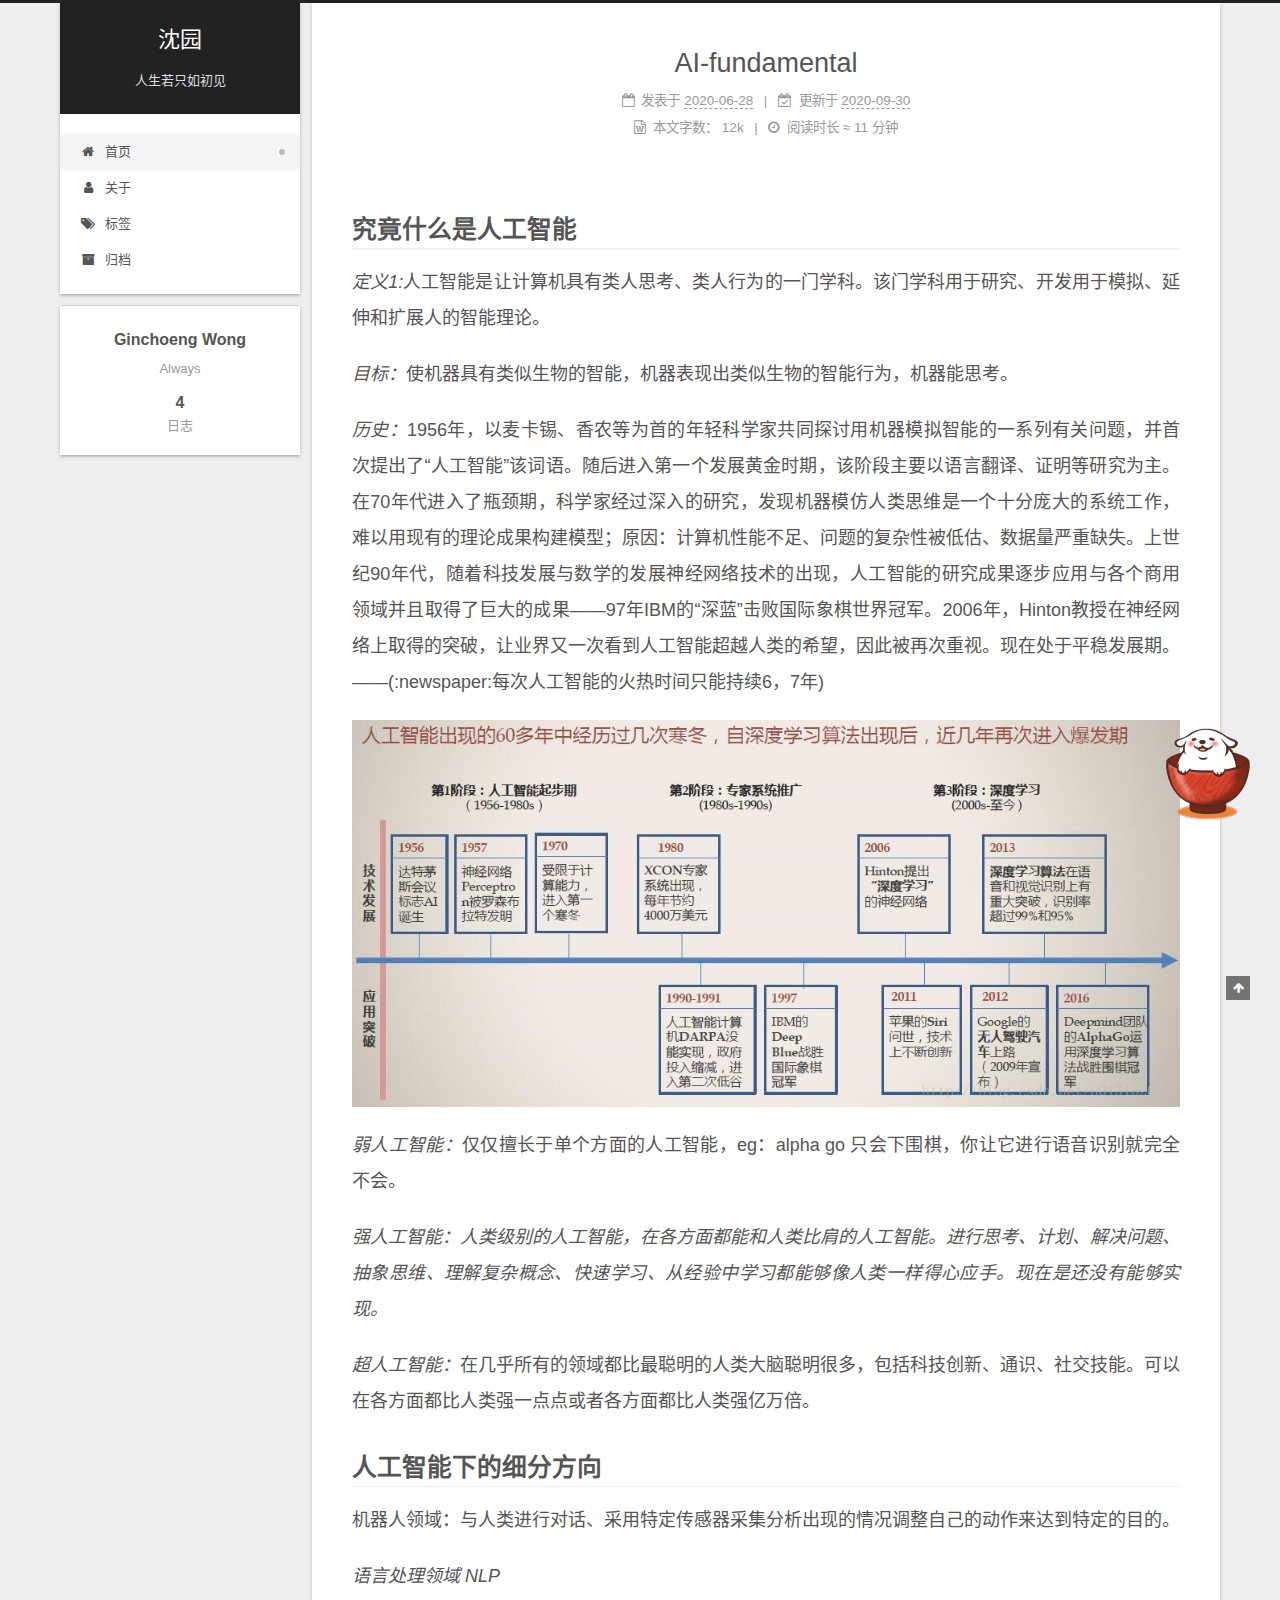
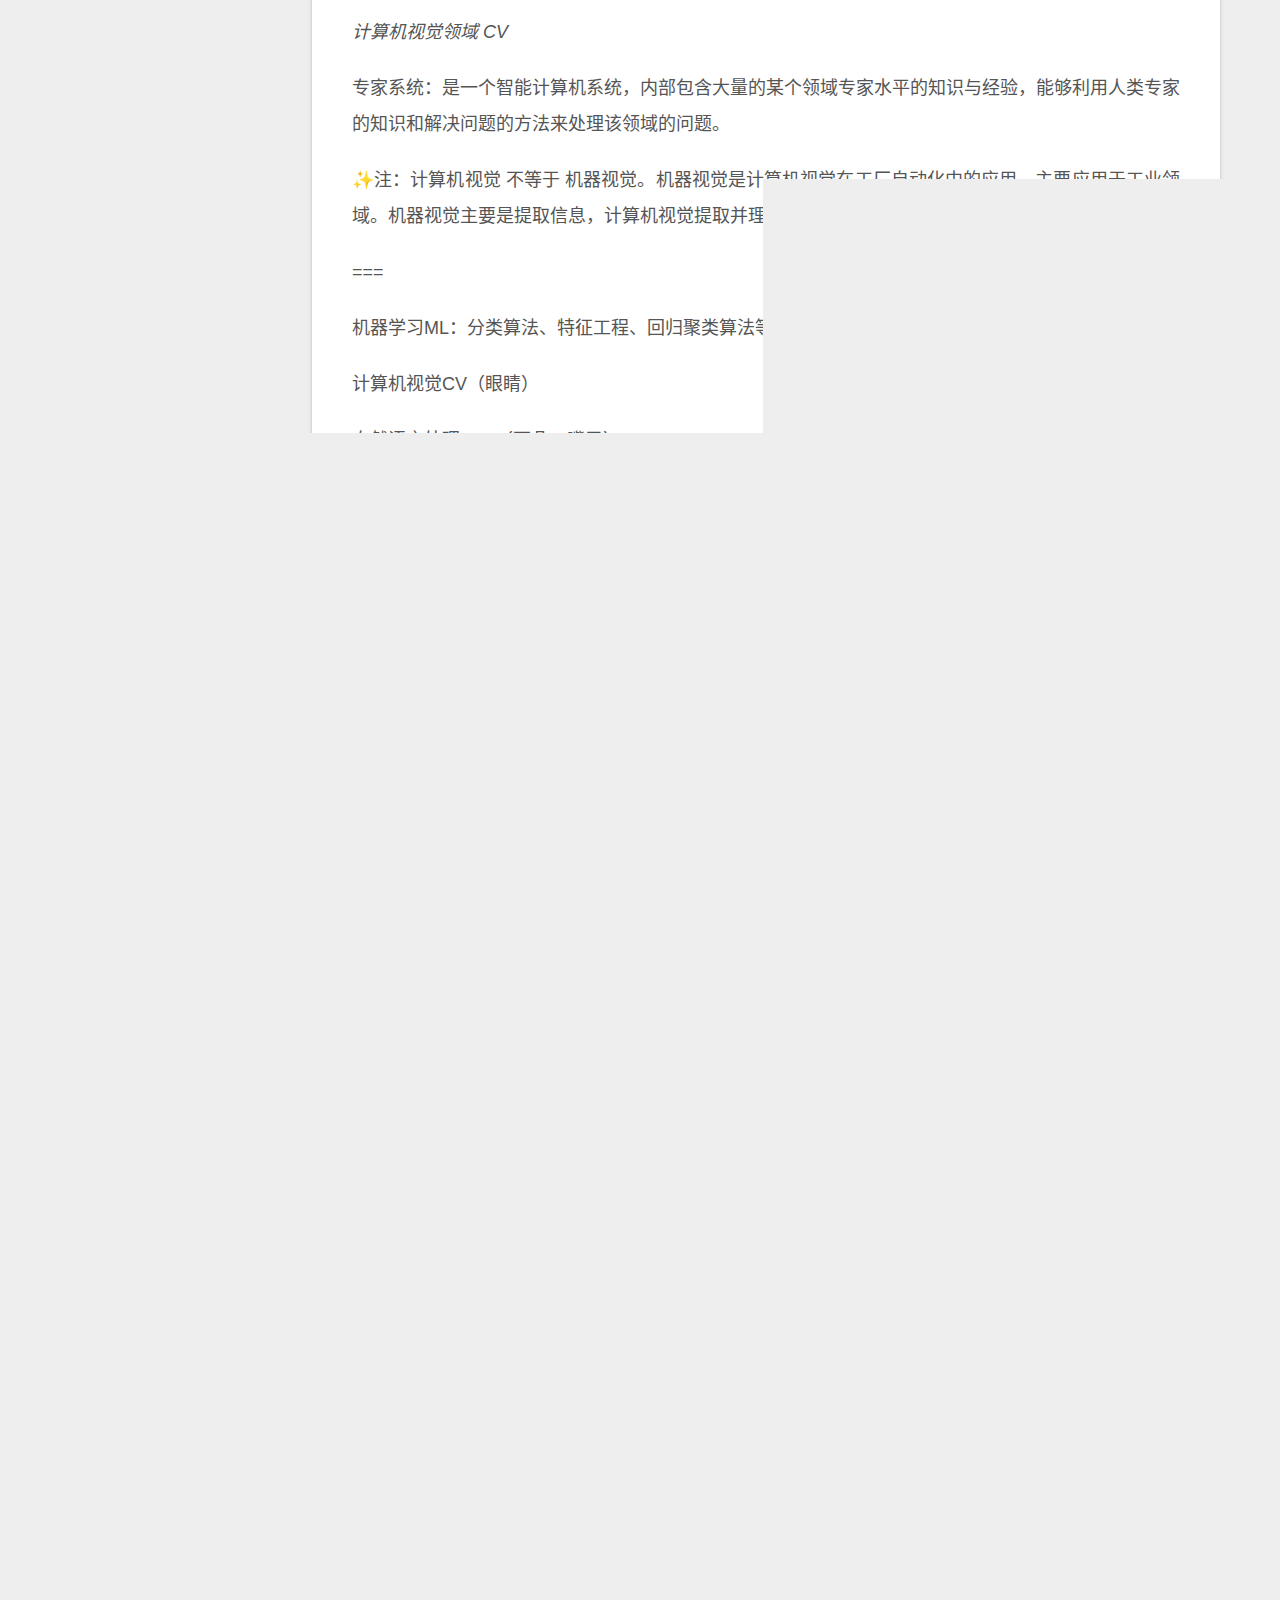
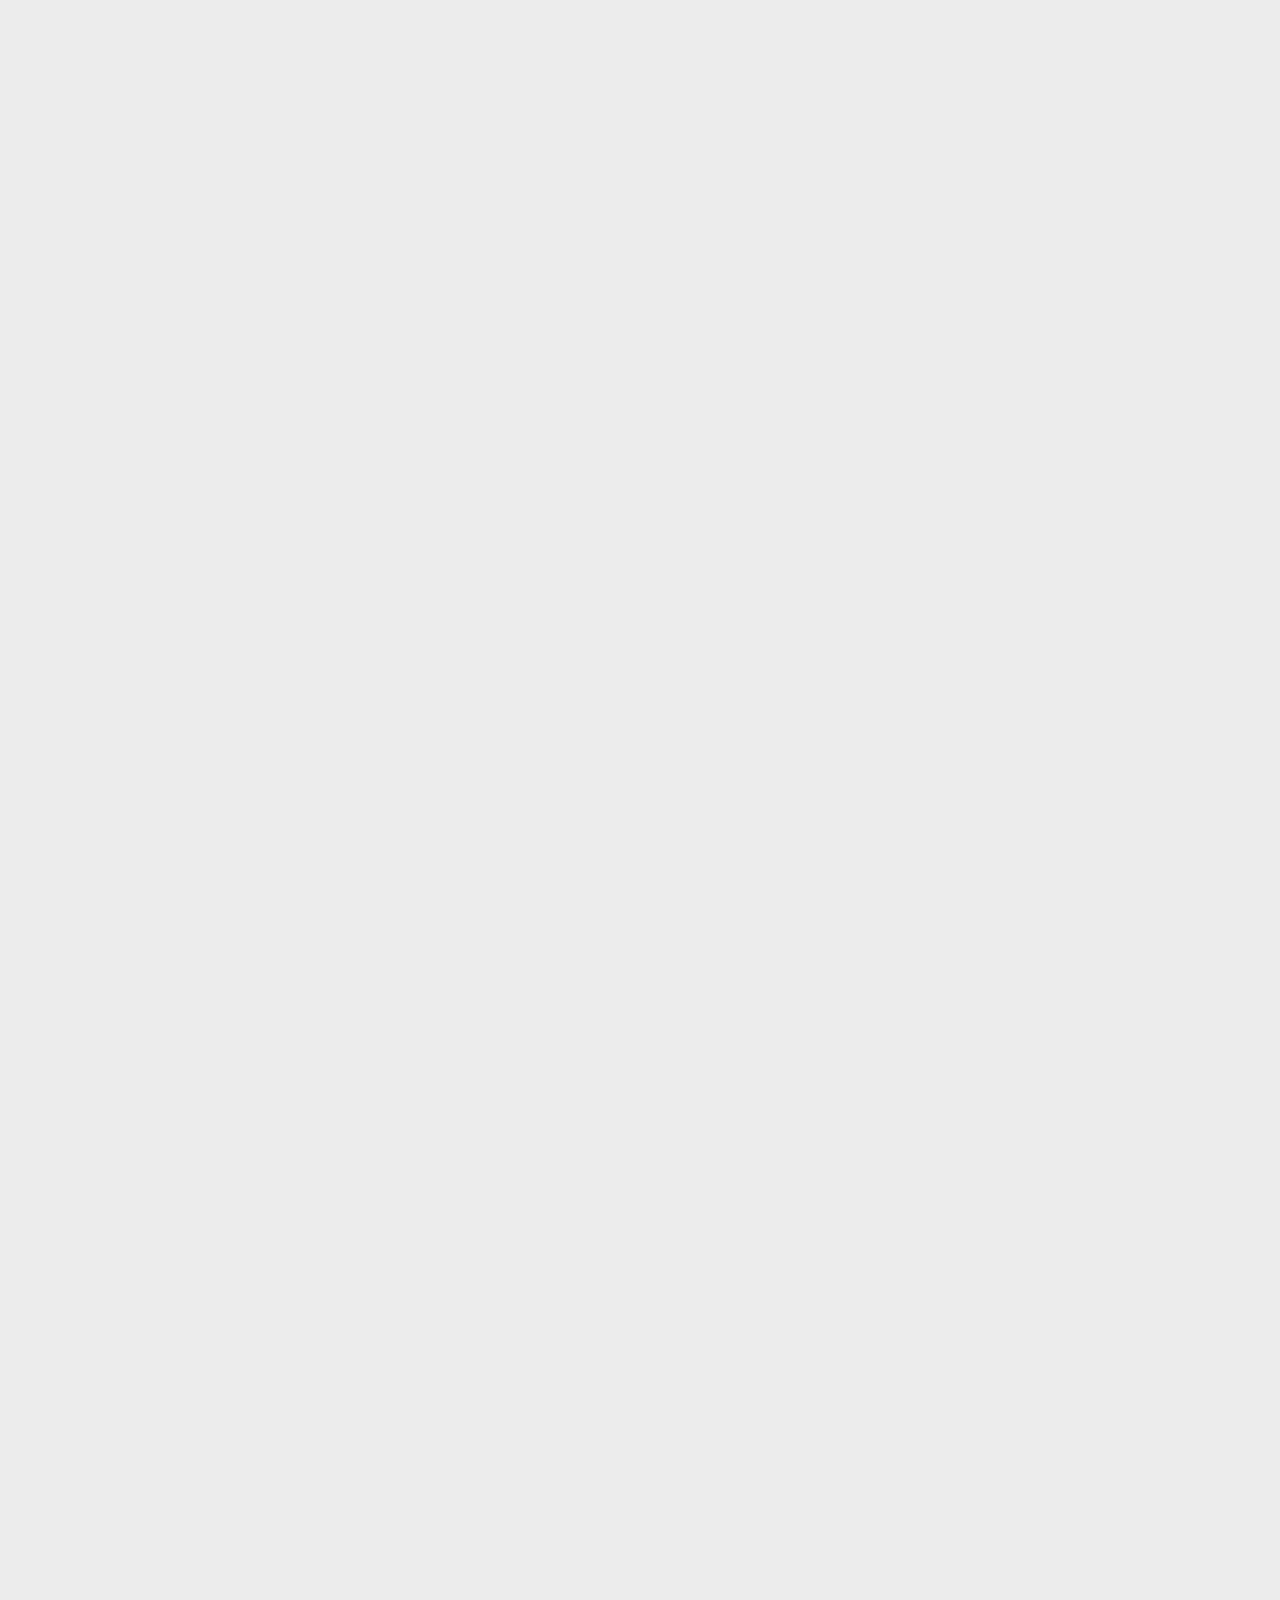
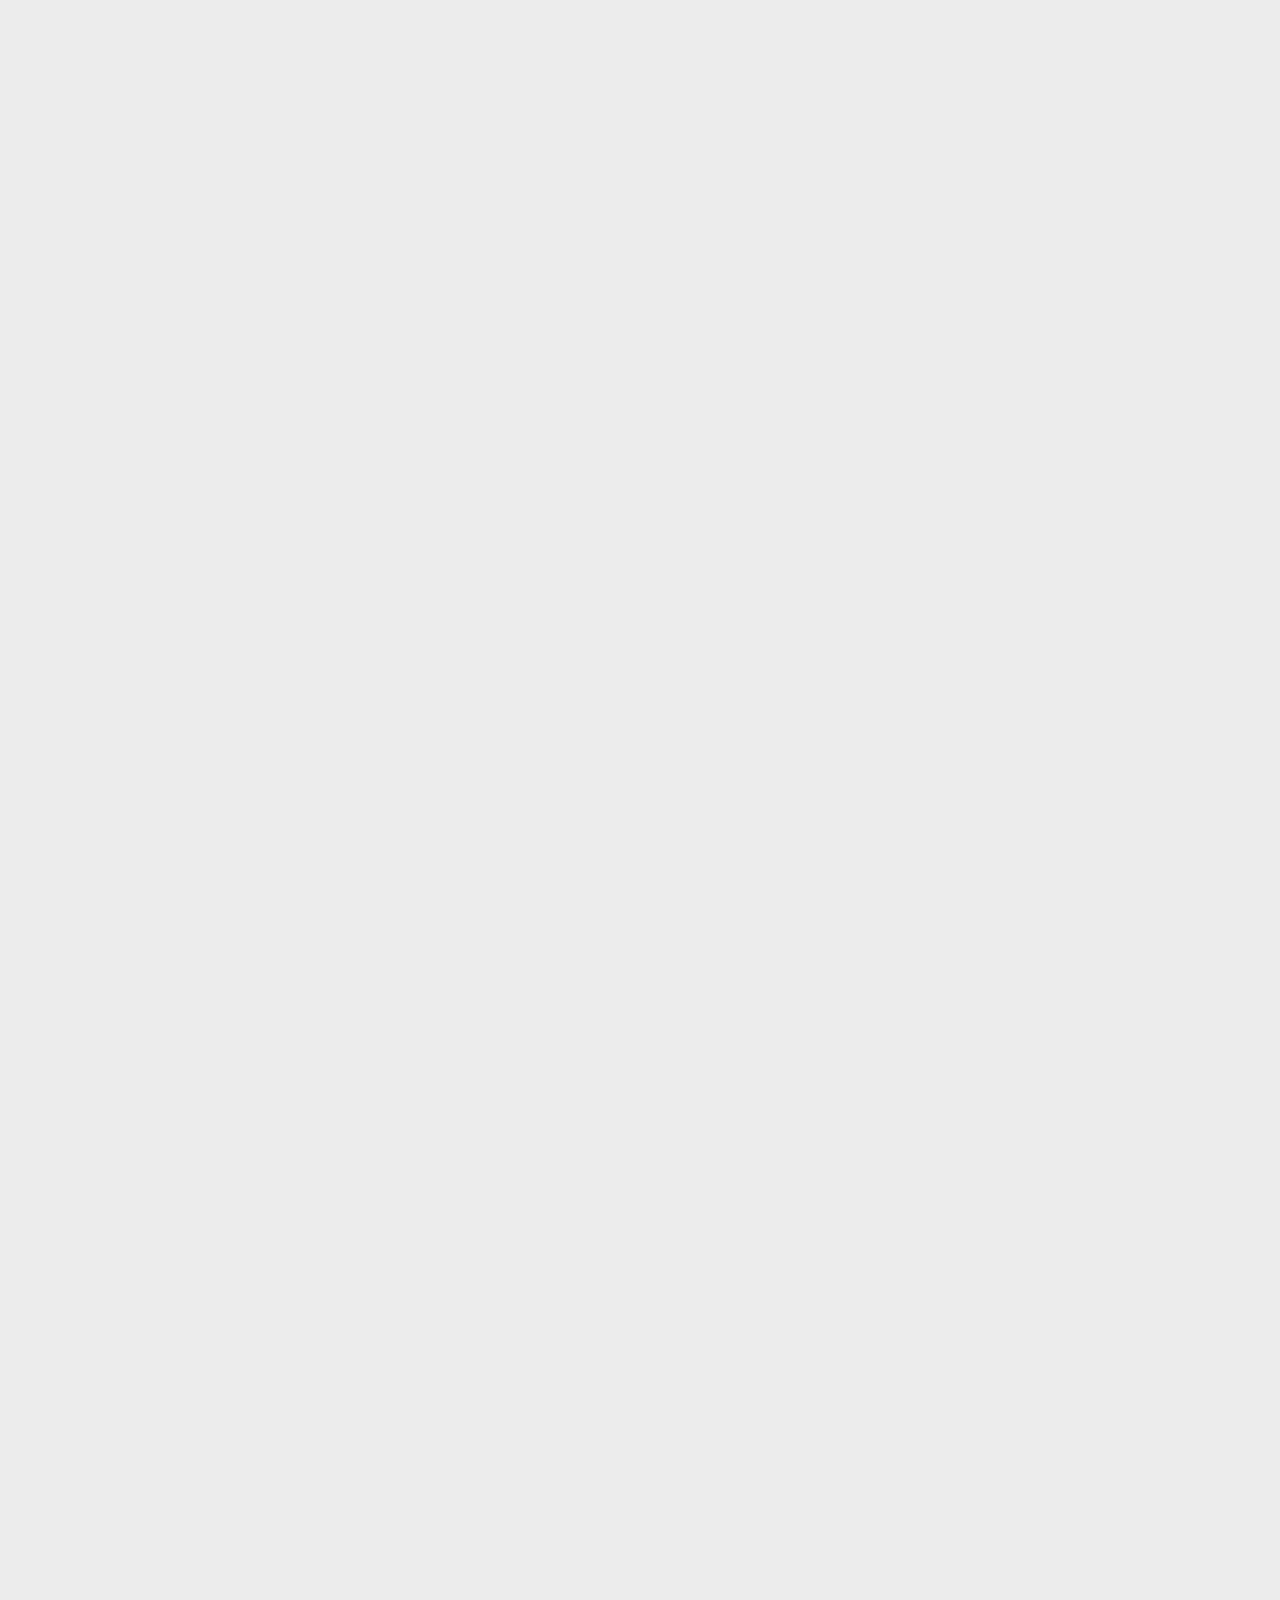
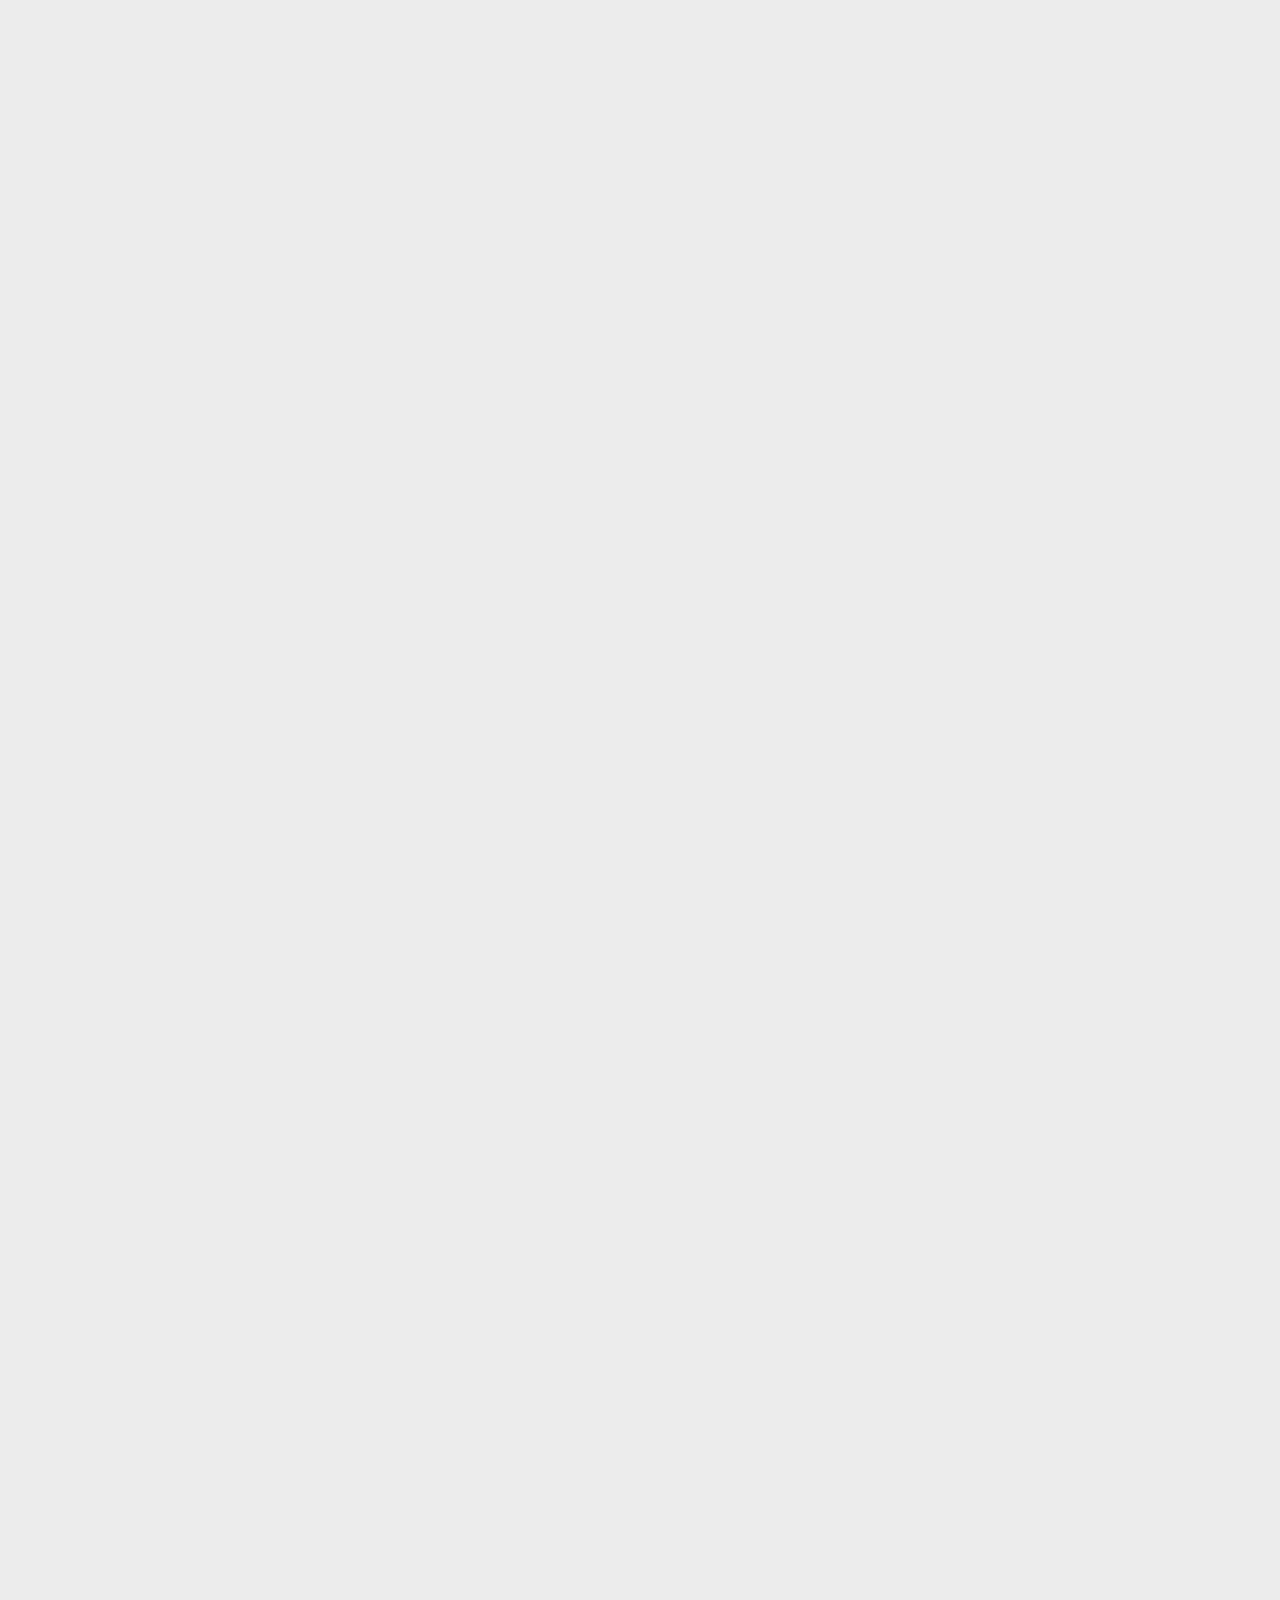
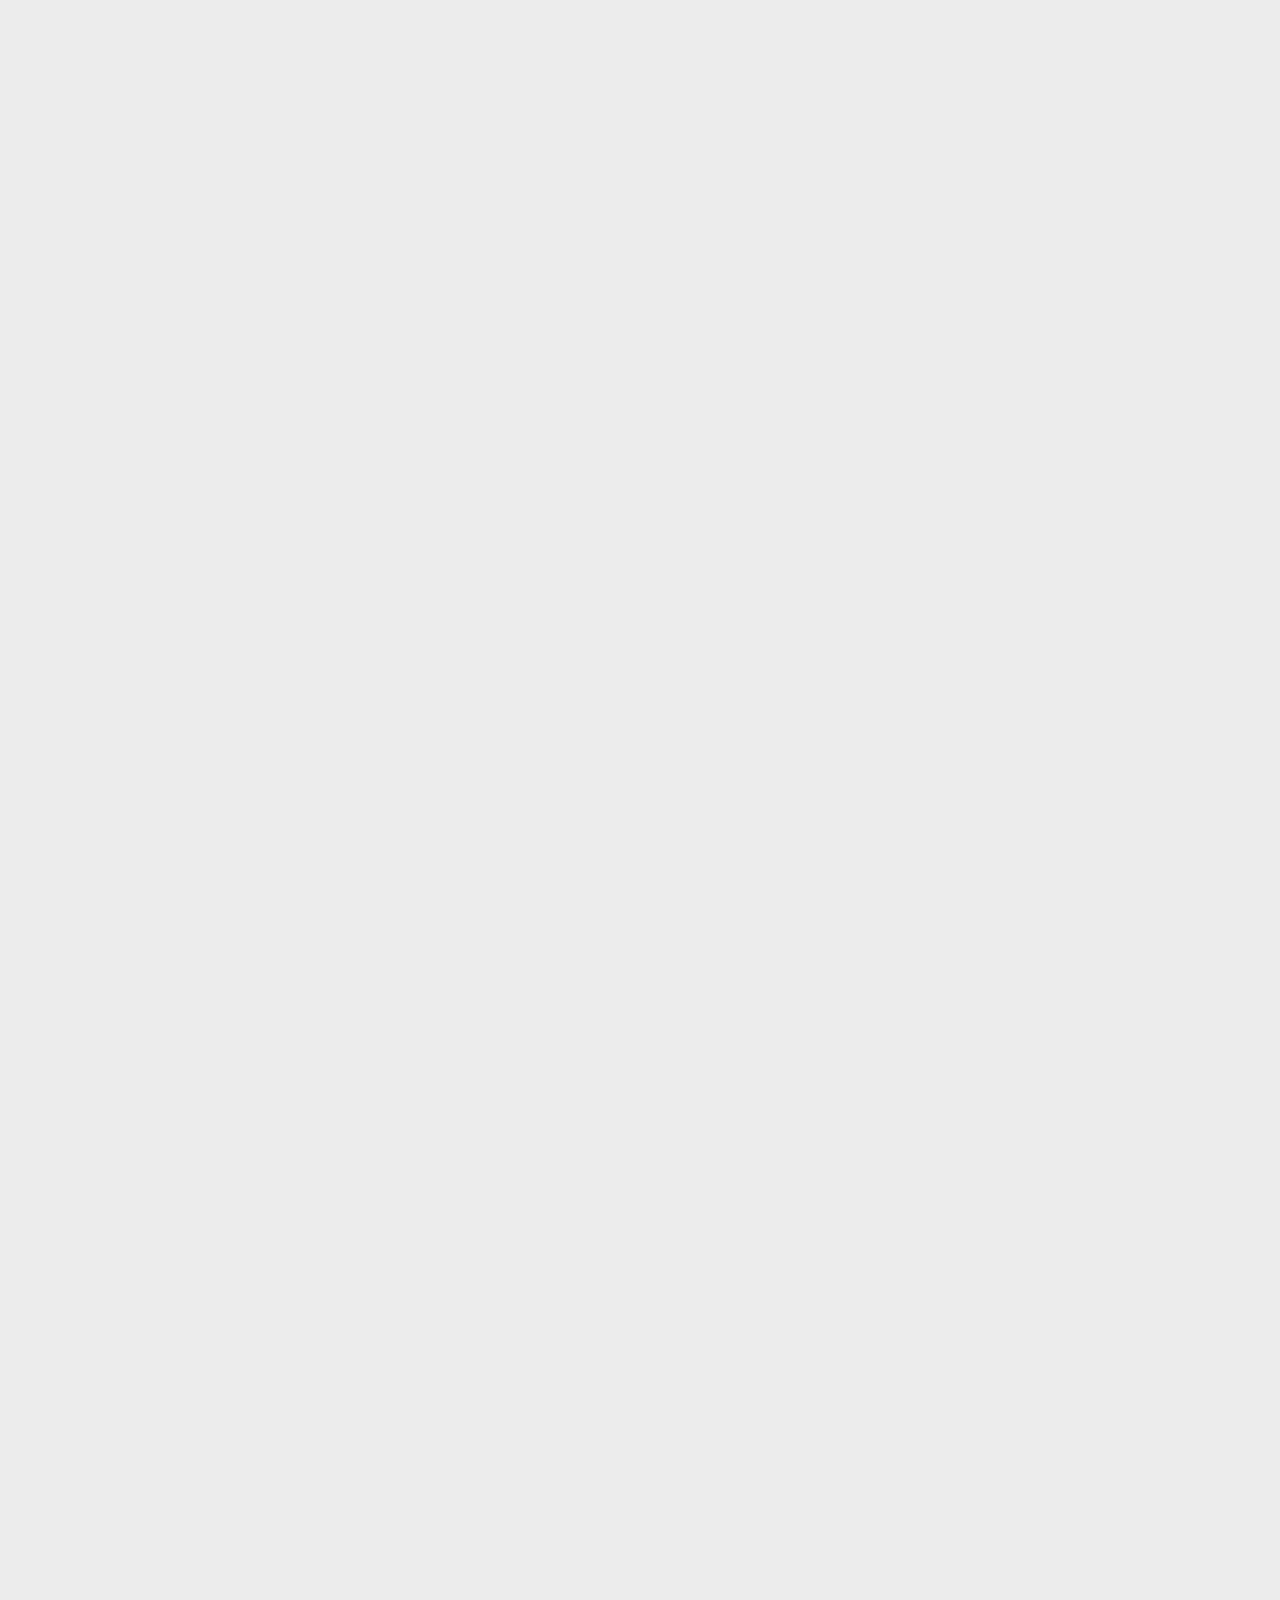
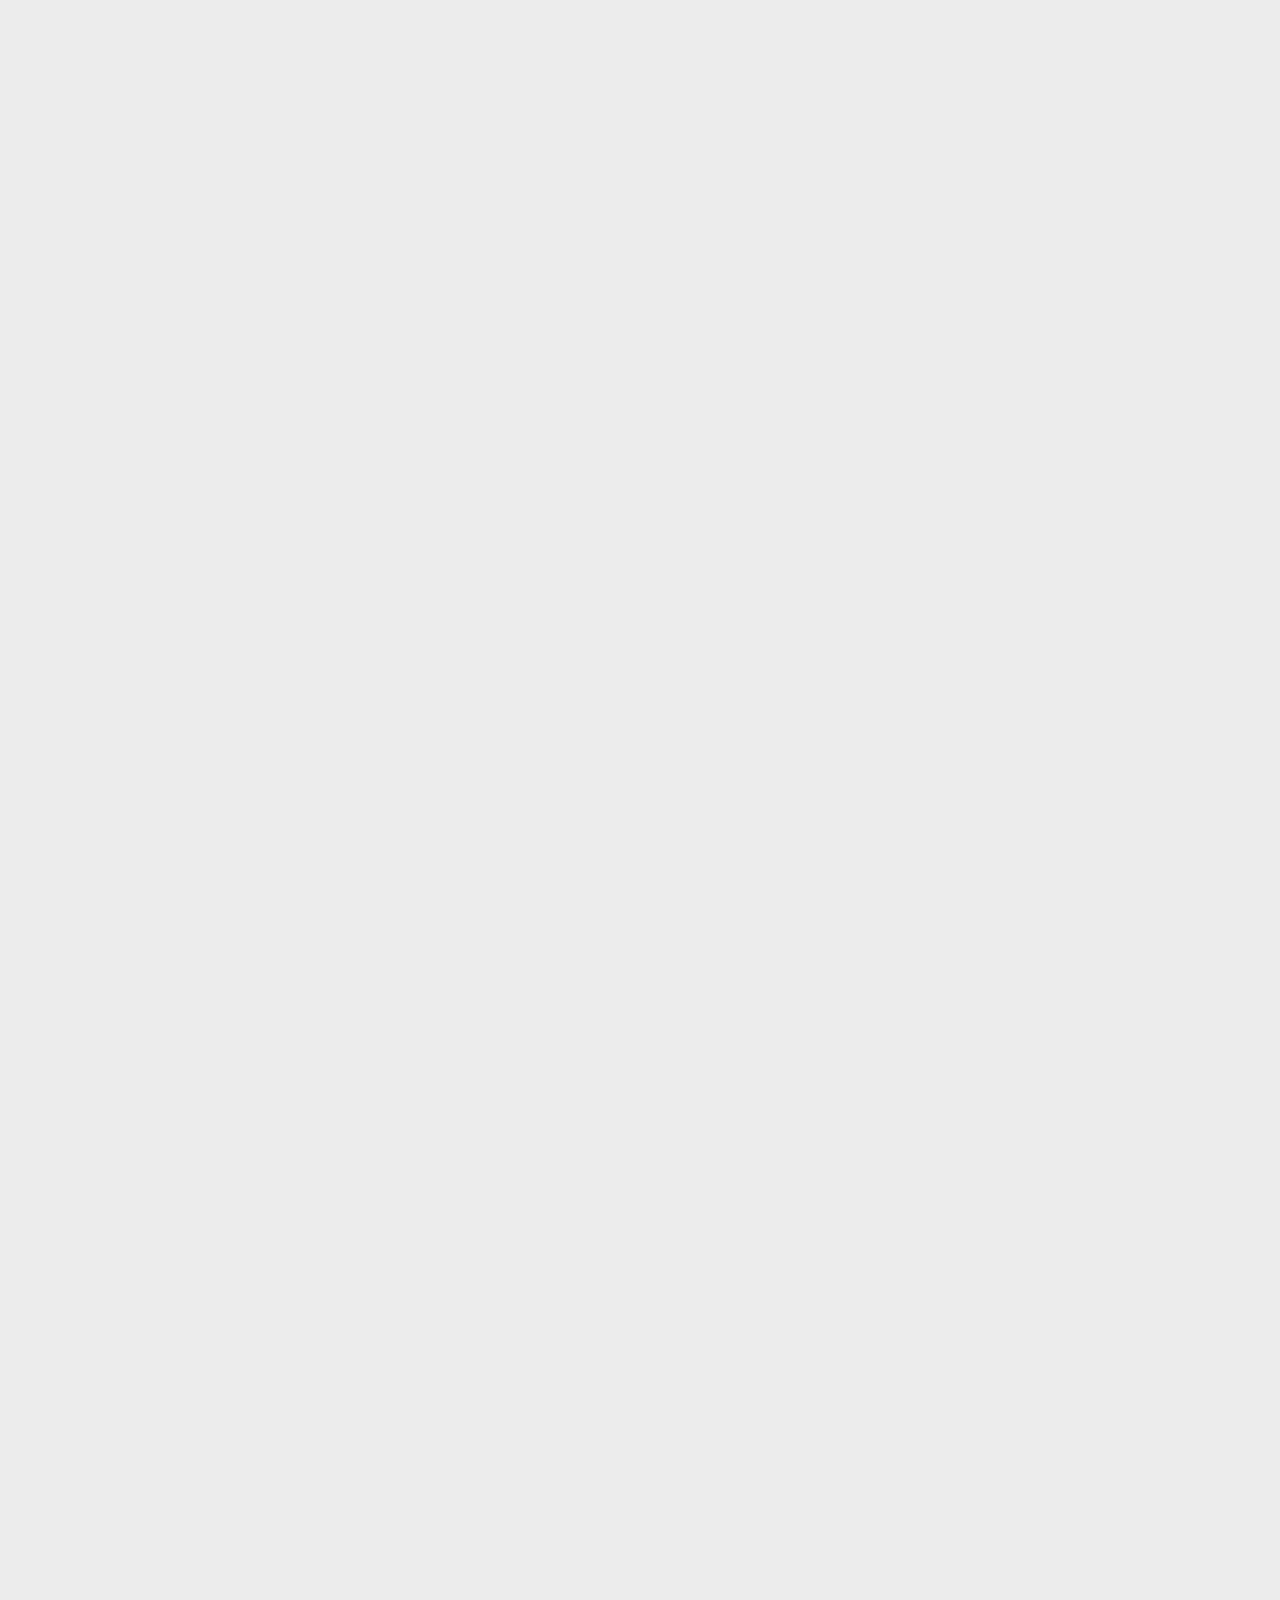
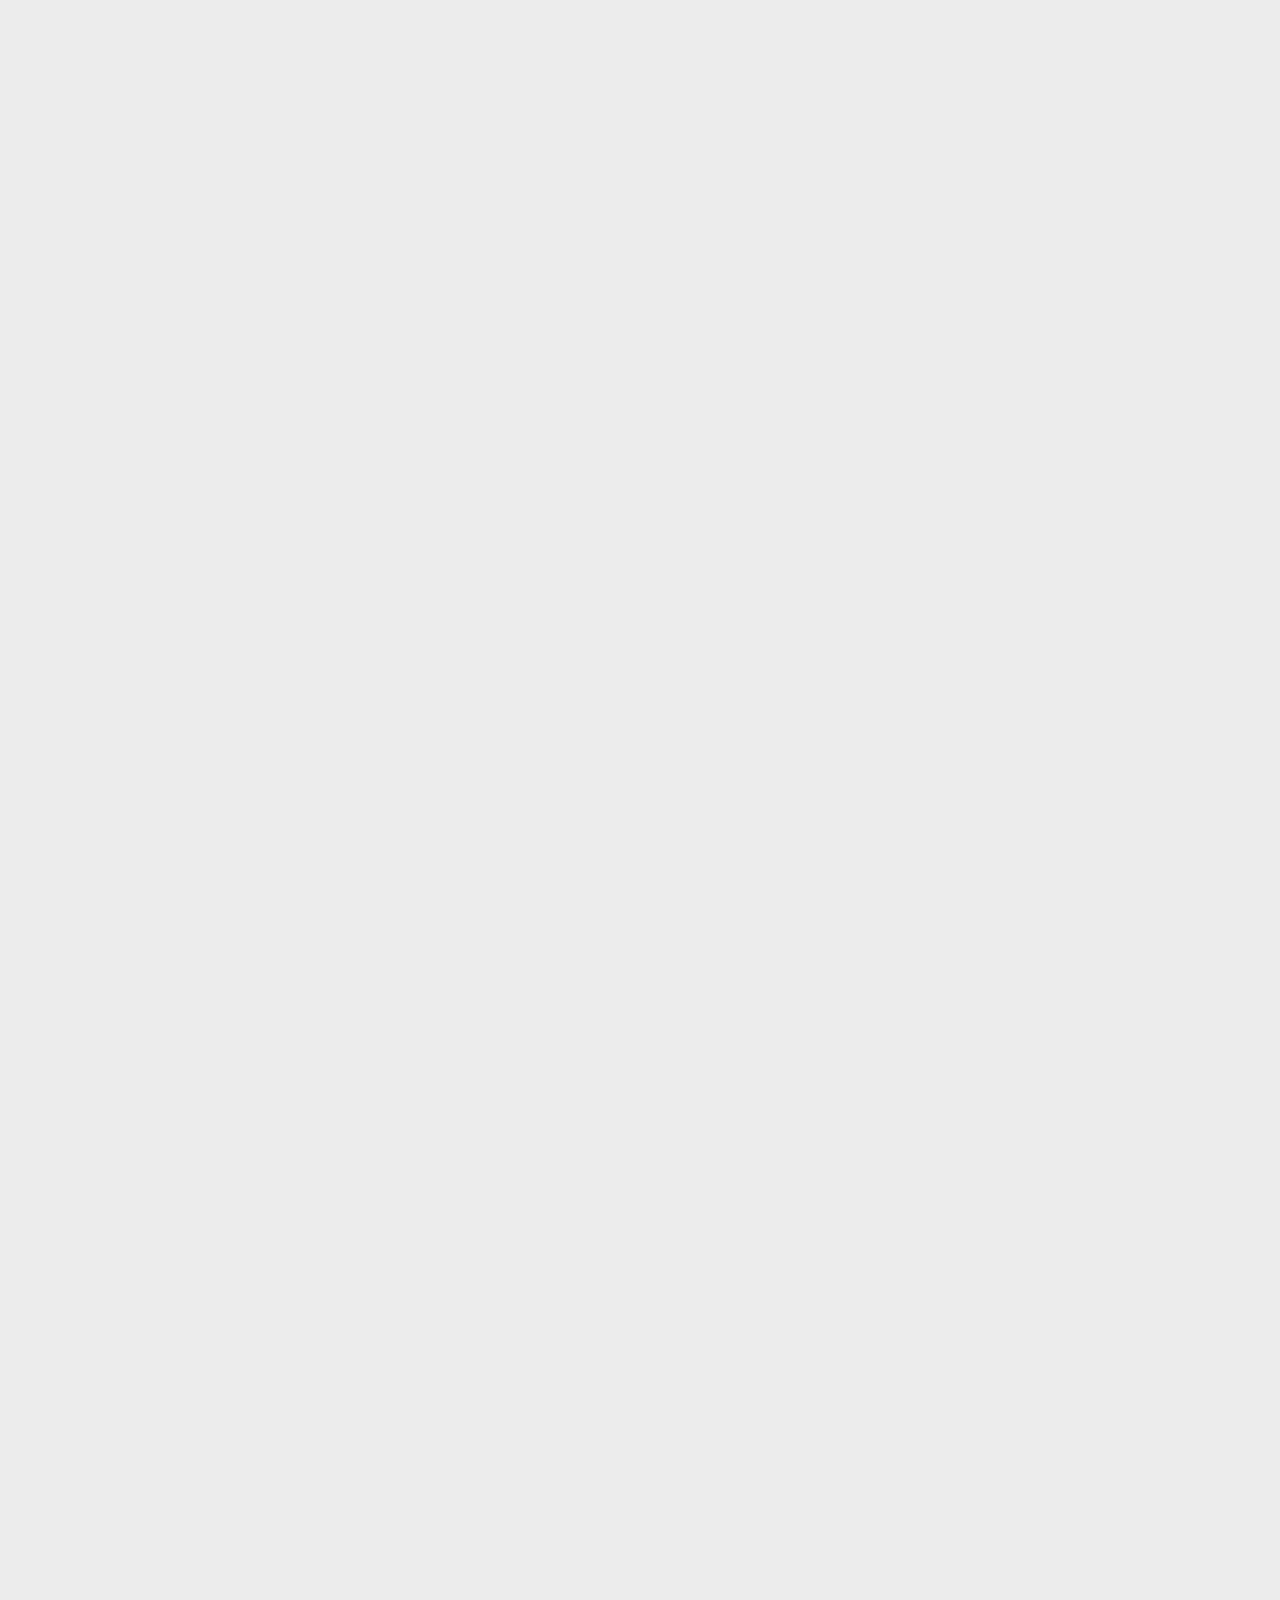
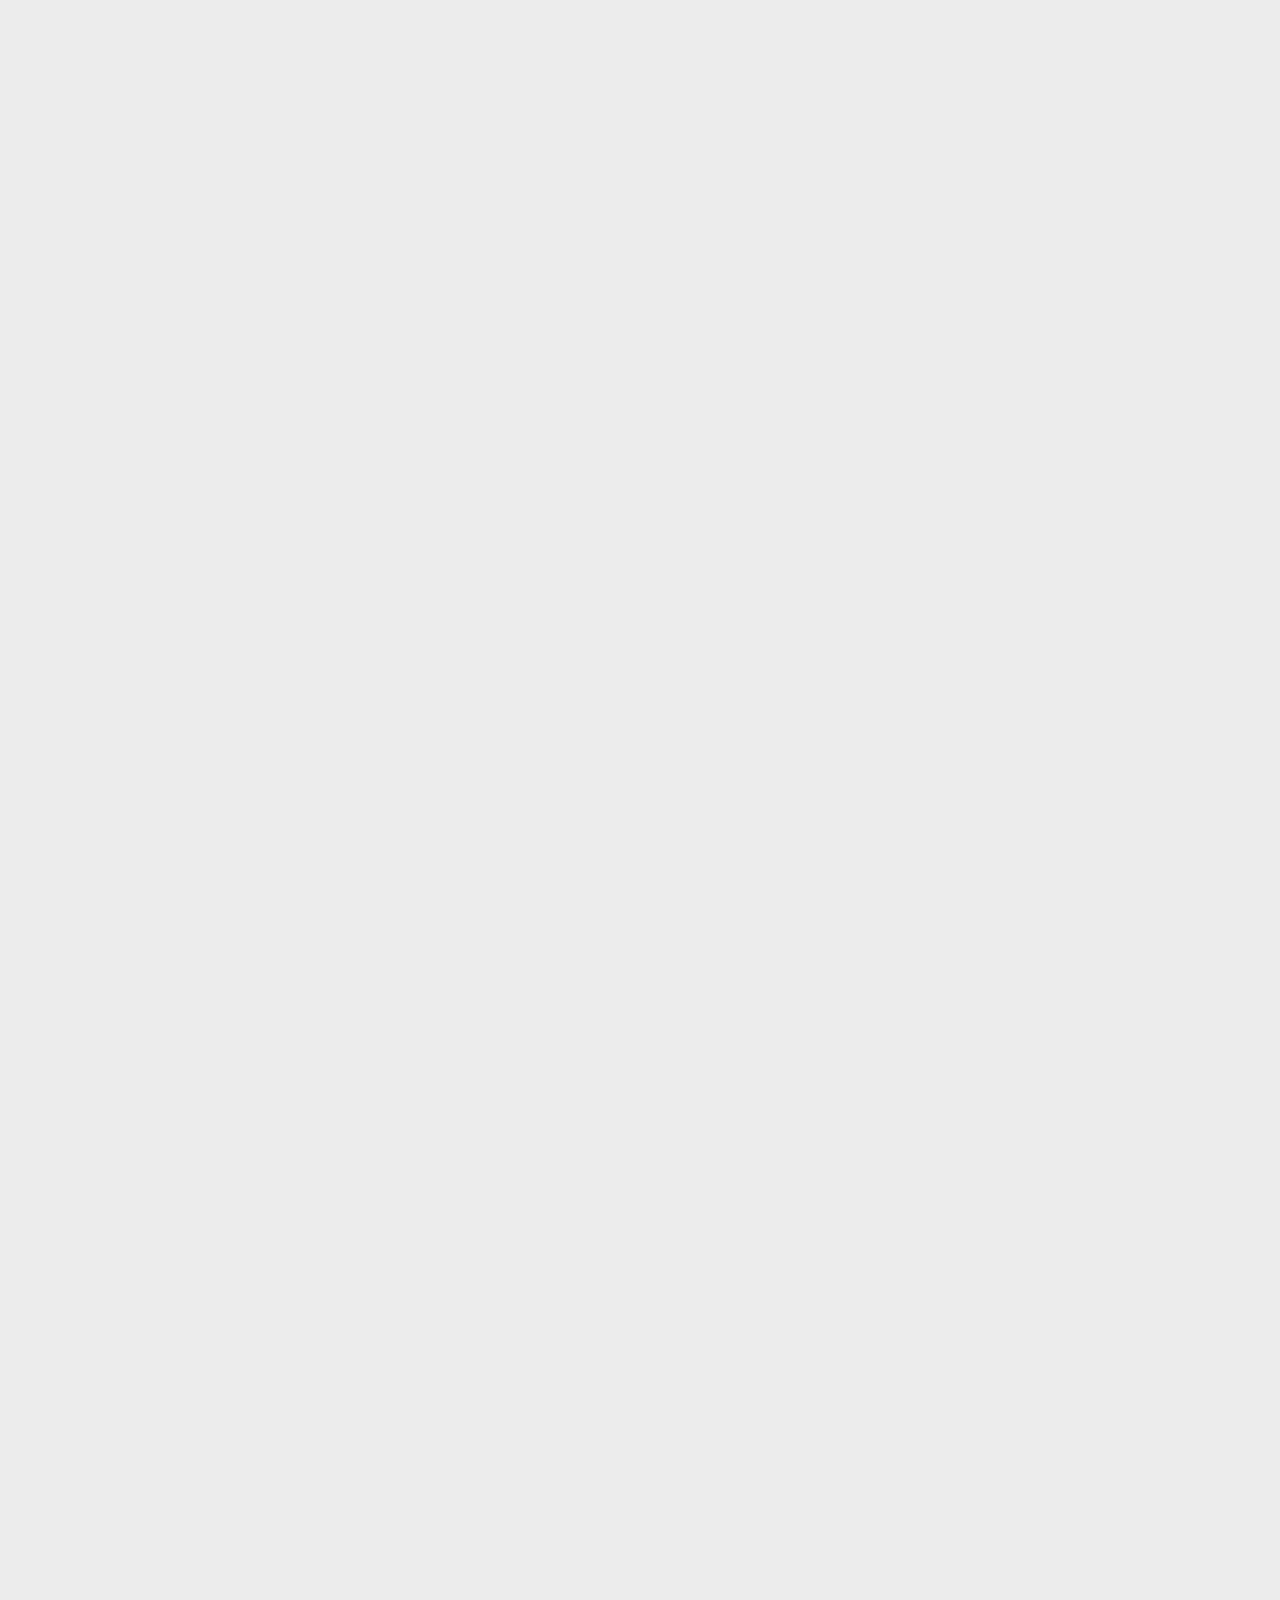
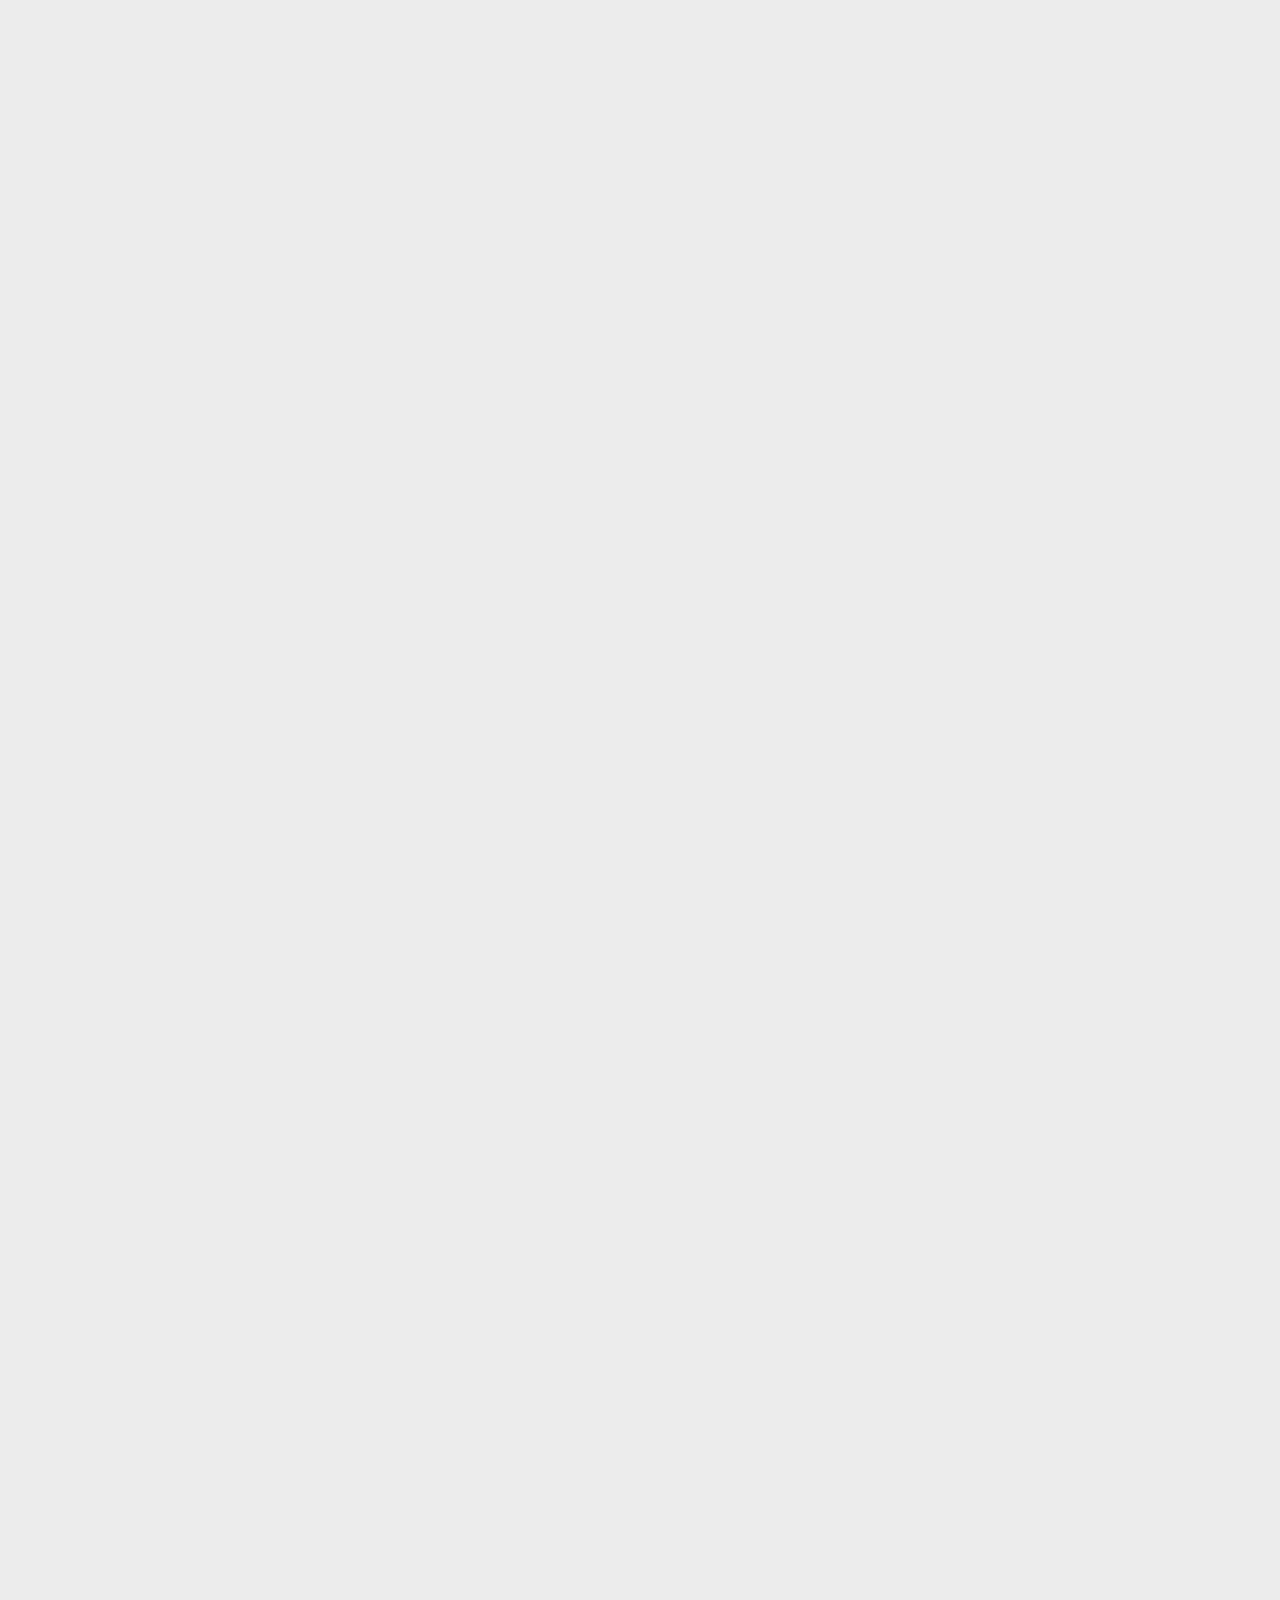
<file: index.html>
<!DOCTYPE html>
<html lang="zh-CN">
<head>
  <meta charset="UTF-8">
<meta name="viewport" content="width=device-width, initial-scale=1, maximum-scale=2">
<meta name="theme-color" content="#222">
<meta name="generator" content="Hexo 4.2.0">
  <link rel="apple-touch-icon" sizes="180x180" href="/images/apple-touch-icon-next.png">
  <link rel="icon" type="image/png" sizes="32x32" href="/images/favicon-32x32-next.png">
  <link rel="icon" type="image/png" sizes="16x16" href="/images/favicon-16x16-next.png">
  <link rel="mask-icon" href="/images/logo.svg" color="#222">

<link rel="stylesheet" href="/css/main.css">


<link rel="stylesheet" href="/lib/font-awesome/css/font-awesome.min.css">

<script id="hexo-configurations">
    var NexT = window.NexT || {};
    var CONFIG = {"hostname":"yoursite.com","root":"/","scheme":"Gemini","version":"7.7.2","exturl":false,"sidebar":{"position":"left","display":"post","padding":18,"offset":12,"onmobile":false},"copycode":{"enable":true,"show_result":true,"style":null},"back2top":{"enable":true,"sidebar":false,"scrollpercent":false},"bookmark":{"enable":false,"color":"#222","save":"auto"},"fancybox":false,"mediumzoom":false,"lazyload":false,"pangu":false,"comments":{"style":"tabs","active":null,"storage":true,"lazyload":false,"nav":null},"algolia":{"hits":{"per_page":10},"labels":{"input_placeholder":"Search for Posts","hits_empty":"We didn't find any results for the search: ${query}","hits_stats":"${hits} results found in ${time} ms"}},"localsearch":{"enable":false,"trigger":"auto","top_n_per_article":1,"unescape":false,"preload":false},"motion":{"enable":true,"async":false,"transition":{"post_block":"fadeIn","post_header":"slideDownIn","post_body":"slideDownIn","coll_header":"slideLeftIn","sidebar":"slideUpIn"}}};
  </script>

  <meta name="description" content="Always">
<meta property="og:type" content="website">
<meta property="og:title" content="沈园">
<meta property="og:url" content="http://yoursite.com/index.html">
<meta property="og:site_name" content="沈园">
<meta property="og:description" content="Always">
<meta property="og:locale" content="zh_CN">
<meta property="article:author" content="Ginchoeng Wong">
<meta name="twitter:card" content="summary">

<link rel="canonical" href="http://yoursite.com/">


<script id="page-configurations">
  // https://hexo.io/docs/variables.html
  CONFIG.page = {
    sidebar: "",
    isHome : true,
    isPost : false,
    lang   : 'zh-CN'
  };
</script>

  <title>沈园</title>
  






  <noscript>
  <style>
  .use-motion .brand,
  .use-motion .menu-item,
  .sidebar-inner,
  .use-motion .post-block,
  .use-motion .pagination,
  .use-motion .comments,
  .use-motion .post-header,
  .use-motion .post-body,
  .use-motion .collection-header { opacity: initial; }

  .use-motion .site-title,
  .use-motion .site-subtitle {
    opacity: initial;
    top: initial;
  }

  .use-motion .logo-line-before i { left: initial; }
  .use-motion .logo-line-after i { right: initial; }
  </style>
</noscript>

</head>

<body itemscope itemtype="http://schema.org/WebPage">
  <div class="container use-motion">
    <div class="headband"></div>

    <header class="header" itemscope itemtype="http://schema.org/WPHeader">
      <div class="header-inner"><div class="site-brand-container">
  <div class="site-nav-toggle">
    <div class="toggle" aria-label="切换导航栏">
      <span class="toggle-line toggle-line-first"></span>
      <span class="toggle-line toggle-line-middle"></span>
      <span class="toggle-line toggle-line-last"></span>
    </div>
  </div>

  <div class="site-meta">

    <a href="/" class="brand" rel="start">
      <span class="logo-line-before"><i></i></span>
      <h1 class="site-title">沈园</h1>
      <span class="logo-line-after"><i></i></span>
    </a>
      <p class="site-subtitle" itemprop="description">人生若只如初见</p>
  </div>

  <div class="site-nav-right">
    <div class="toggle popup-trigger">
    </div>
  </div>
</div>




<nav class="site-nav">
  <ul id="menu" class="menu">
        <li class="menu-item menu-item-home">

    <a href="/" rel="section"><i class="fa fa-fw fa-home"></i>首页</a>

  </li>
        <li class="menu-item menu-item-about">

    <a href="/about/" rel="section"><i class="fa fa-fw fa-user"></i>关于</a>

  </li>
        <li class="menu-item menu-item-tags">

    <a href="/tags/" rel="section"><i class="fa fa-fw fa-tags"></i>标签</a>

  </li>
        <li class="menu-item menu-item-archives">

    <a href="/archives/" rel="section"><i class="fa fa-fw fa-archive"></i>归档</a>

  </li>
  </ul>
</nav>




</div>
    </header>

    
  <div class="back-to-top">
    <i class="fa fa-arrow-up"></i>
    <span>0%</span>
  </div>


    <main class="main">
      <div class="main-inner">
        <div class="content-wrap">
          

          <div class="content index posts-expand">
            
      
  
  
  <article itemscope itemtype="http://schema.org/Article" class="post-block" lang="zh-CN">
    <link itemprop="mainEntityOfPage" href="http://yoursite.com/2020/06/28/AI-fundamental/">

    <span hidden itemprop="author" itemscope itemtype="http://schema.org/Person">
      <meta itemprop="image" content="/images/avatar.gif">
      <meta itemprop="name" content="Ginchoeng Wong">
      <meta itemprop="description" content="Always">
    </span>

    <span hidden itemprop="publisher" itemscope itemtype="http://schema.org/Organization">
      <meta itemprop="name" content="沈园">
    </span>
      <header class="post-header">
        <h2 class="post-title" itemprop="name headline">
          
            <a href="/2020/06/28/AI-fundamental/" class="post-title-link" itemprop="url">AI-fundamental</a>
        </h2>

        <div class="post-meta">
            <span class="post-meta-item">
              <span class="post-meta-item-icon">
                <i class="fa fa-calendar-o"></i>
              </span>
              <span class="post-meta-item-text">发表于</span>

              <time title="创建时间：2020-06-28 17:36:25" itemprop="dateCreated datePublished" datetime="2020-06-28T17:36:25+08:00">2020-06-28</time>
            </span>
              <span class="post-meta-item">
                <span class="post-meta-item-icon">
                  <i class="fa fa-calendar-check-o"></i>
                </span>
                <span class="post-meta-item-text">更新于</span>
                <time title="修改时间：2020-09-30 09:19:37" itemprop="dateModified" datetime="2020-09-30T09:19:37+08:00">2020-09-30</time>
              </span>

          <br>
            <span class="post-meta-item" title="本文字数">
              <span class="post-meta-item-icon">
                <i class="fa fa-file-word-o"></i>
              </span>
                <span class="post-meta-item-text">本文字数：</span>
              <span>12k</span>
            </span>
            <span class="post-meta-item" title="阅读时长">
              <span class="post-meta-item-icon">
                <i class="fa fa-clock-o"></i>
              </span>
                <span class="post-meta-item-text">阅读时长 &asymp;</span>
              <span>11 分钟</span>
            </span>

        </div>
      </header>

    
    
    
    <div class="post-body" itemprop="articleBody">

      
          <h2 id="究竟什么是人工智能"><a href="#究竟什么是人工智能" class="headerlink" title="究竟什么是人工智能"></a>究竟什么是人工智能</h2><p><em>定义1:</em>人工智能是让计算机具有类人思考、类人行为的一门学科。该门学科用于研究、开发用于模拟、延伸和扩展人的智能理论。</p>
<p><em>目标：</em>使机器具有类似生物的智能，机器表现出类似生物的智能行为，机器能思考。</p>
<p><em>历史：</em>1956年，以麦卡锡、香农等为首的年轻科学家共同探讨用机器模拟智能的一系列有关问题，并首次提出了“人工智能”该词语。随后进入第一个发展黄金时期，该阶段主要以语言翻译、证明等研究为主。在70年代进入了瓶颈期，科学家经过深入的研究，发现机器模仿人类思维是一个十分庞大的系统工作，难以用现有的理论成果构建模型；原因：计算机性能不足、问题的复杂性被低估、数据量严重缺失。上世纪90年代，随着科技发展与数学的发展神经网络技术的出现，人工智能的研究成果逐步应用与各个商用领域并且取得了巨大的成果——97年IBM的“深蓝”击败国际象棋世界冠军。2006年，Hinton教授在神经网络上取得的突破，让业界又一次看到人工智能超越人类的希望，因此被再次重视。现在处于平稳发展期。——(:newspaper:每次人工智能的火热时间只能持续6，7年)</p>
<p><img src="/2020/06/28/AI-fundamental/1.jpeg" alt="1"></p>
<p><em>弱人工智能：</em>仅仅擅长于单个方面的人工智能，eg：alpha go 只会下围棋，你让它进行语音识别就完全不会。</p>
<p><em>强人工智能：<em>人类级别的人工智能，在各方面都能和人类比肩的人工智能。进行思考、计划、解决问题、抽象思维、理解复杂概念、快速学习、从经验中学习都能够像人类一样得心应手。</em>现在是还没有能够实现。</em></p>
<p><em>超人工智能：</em>在几乎所有的领域都比最聪明的人类大脑聪明很多，包括科技创新、通识、社交技能。可以在各方面都比人类强一点点或者各方面都比人类强亿万倍。</p>
<h2 id="人工智能下的细分方向"><a href="#人工智能下的细分方向" class="headerlink" title="人工智能下的细分方向"></a>人工智能下的细分方向</h2><p>机器人领域：与人类进行对话、采用特定传感器采集分析出现的情况调整自己的动作来达到特定的目的。</p>
<p><em>语言处理领域 NLP</em></p>
<p><em>计算机视觉领域 CV</em> </p>
<p>专家系统：是一个智能计算机系统，内部包含大量的某个领域专家水平的知识与经验，能够利用人类专家的知识和解决问题的方法来处理该领域的问题。</p>
<p>✨注：计算机视觉 不等于 机器视觉。机器视觉是计算机视觉在工厂自动化中的应用，主要应用于工业领域。机器视觉主要是提取信息，计算机视觉提取并理解信息。</p>
<p>===</p>
<p>机器学习ML：分类算法、特征工程、回归聚类算法等</p>
<p>计算机视觉CV（眼睛）</p>
<p>自然语言处理NLP（耳朵、嘴巴）</p>
<p>机器人（四肢）</p>
<h2 id="机器学习、深度学习、监督学习、无监督学习之间的关系，分别指的是什么"><a href="#机器学习、深度学习、监督学习、无监督学习之间的关系，分别指的是什么" class="headerlink" title="机器学习、深度学习、监督学习、无监督学习之间的关系，分别指的是什么"></a>机器学习、深度学习、监督学习、无监督学习之间的关系，分别指的是什么</h2><p><em>机器学习ML</em>：机器学习最基本的做法，是使用算法来解析数据、从中学习，然后对真实世界中的事件做出决策和预测。与传统的为解决特定任务、硬编码的软件程序不同，机器学习是用大量的数据来“训练”，通过各种算法从数据中学习如何完成任务。</p>
<p>机器学习直接来源于早期的人工智能领域，传统的算法包括决策树、聚类、贝叶斯分类、支持向量机、EM、Adaboost等等。从学习方法上来分，机器学习算法可以分为监督学习（如分类问题）、无监督学习（如聚类问题）、半监督学习、集成学习、深度学习和强化学习。</p>
<p>因此，机器学习是实现人工智能的一种方法、手段。</p>
<p><em>深度学习DL</em>：深度学习本来并不是一种独立的学习方法，其本身也会用到有监督和无监督的学习方法来训练深度神经网络。但由于近几年该领域发展迅猛，一些特有的学习手段相继被提出（如残差网络），因此越来越多的人将其单独看作一种学习的方法。</p>
<p>最初的深度学习是利用深度神经网络来解决特征表达的一种学习过程。深度神经网络本身并不是一个全新的概念，可大致理解为包含多个隐含层的神经网络结构。为了提高深层神经网络的训练效果，人们对神经元的连接方法和激活函数等方面做出相应的调整。其实有不少想法早年间也曾有过，但由于当时训练数据量不足、计算能力落后，因此最终的效果不尽如人意。但是，现在基于各种硬件的推出，深度学习已经能完成各项任务。目前应用得最多。</p>
<p>因此，深度学习只是机器学习中的一种技术。深度学习是目前机器学习最热、性能最好的方法，但是绝对不是机器学习的终点。深度学习的缺点：现在仍然需要极其大量的训练数据（成本相当高）、并不是所有场景都适用深度学习（杀鸡不用牛刀）、深度学习的思想只是来源于人脑，不是人脑的模拟，因为一个3，4岁的小孩子看到一辆自行车，就已经学会了。但是深度神经网络对于外观不同的自行车仍然需要大量的训练。</p>
<p><em>强化学习</em>：是针对决策性行为进行训练。基于输出的结果（决策）的成果或错误来训练自己。（alpha go）</p>
<p><em>监督学习</em>：训练数据带标签</p>
<p><em>无监督学习</em>：训练数据不带标签</p>
<p><em>半监督学习</em>：大部分的训练数据都是不带标签的，同时含有部分带标签的数据</p>
<p><u>虽然，机器学习算法包括：线性回归、SVM、KNN、逻辑回归、决策树、K-means、随机森林、朴素贝叶斯、降维算法（主成分分析PCA）、AdaBoost。接下来，主要针对目前业界在计算机视觉的领域的主要使用技术：神经网络进行简单的阐述。</u></p>
<h2 id="深度学习中神经网络是怎么一回事，能干什么，相对于其他算法模型的优势"><a href="#深度学习中神经网络是怎么一回事，能干什么，相对于其他算法模型的优势" class="headerlink" title="深度学习中神经网络是怎么一回事，能干什么，相对于其他算法模型的优势"></a>深度学习中神经网络是怎么一回事，能干什么，相对于其他算法模型的优势</h2><p>神经网络是一个总称：多层感知机/人工神经网络（MLP/ANN）、自编码器、限制玻尔兹曼机、卷积神经网络（CNN）、循环神经网络（RNN）。</p>
<p>现在神经网络主要指代卷积神经网络（CNN）。——计算机视觉领域的主要手段</p>
<p>​                                    循环神经网络（RNN）。——主要应用于NLP，DNA序列分析</p>
<p>目前，基本所有的人工智能的实现都是基于神经网络实现的。</p>
<p>在CV领域上有：目标识别、目标检测、语意分割、实例分割、场景分割、人流统计、行为识别、GAN类（风格迁移、无中生有、超分辨率重建、）、目标跟踪（tracking by detection）、视频结构化、细粒度识别、检测、行人重识别Re-ID、OCR（光学字符识别）。</p>
<p>图像分类：判别图中物体是什么</p>
<p>语义分割：对图像进行像素级分类，预测每个像素属于的类别，不区分个体</p>
<p>目标检测：寻找图像中的物体并进行定位</p>
<p>实例分割：定位图中每个物体，并进行像素级标注，区分不同个体</p>
<p><img src="/2020/06/28/AI-fundamental/30.png" alt="30"></p>
<p>在NLP领域上有：语音识别、文本分析、机器翻译、情感分类——（该领域不是本人的研究方向）</p>
<p><strong><em>神经网络最吸引人的地方</em></strong>：能够自动地进行特征提取工作（以计算机的角度去更好地提取特征），避免了庞大的特征工程。传统的处理依靠：HOG特征（方向梯度直方图）、LBP特征（局部二值模式）、Haar特征（哈尔特征）等用于提取物体轮廓、边缘信息的算子。</p>
<p> <em>数据量越多，效果越好（过拟合之前）</em>，传统的机器学习更多的数据并不能提高其性能。</p>
<h2 id="卷积神经网络的发展"><a href="#卷积神经网络的发展" class="headerlink" title="卷积神经网络的发展"></a>卷积神经网络的发展</h2><p><strong><em>起源</em></strong>：对神经网络的追溯最早可以到1980年，一日本学者福岛提出的neocognitron模型。该模型中所提及的S层（simple layer）、C层（complex layer），类似于卷积神经网络中的卷积层以及池化层。被认为是启发了卷积神经网络的开创性研究。LeCun在1989年发表了关于卷积神经网络的第一篇论文，因论文中提到了“卷积”一词，故被称为卷积神经网络。</p>
<p><strong><em>沉寂</em></strong>：在该时期，由于计算机的计算能力有限，学习样本不足，以SVM为代表的核方法盛行。故当时的卷积神经网络知识停留在研究阶段，被推广应用的极少。</p>
<p>重新兴起：1998年LeNet-5（用于手写字符识别）的提出下图为LeNet-5的网络结构图，2006年《Notes on Convolutional Neural Networks》论文中给出了详细的CNN权值更新公式同时提出了深度学习理论，2012年ImageNet冠军（轰动）、Alpha go人机大战（引爆）</p>
<p><img src="/2020/06/28/AI-fundamental/2.png" alt></p>
<p>蓬勃发展：14年开始大量投入，17年的全民AI，至今仍然高速发展。在多个行业有所应用。</p>
<h3 id="神经网络的基本组成部分"><a href="#神经网络的基本组成部分" class="headerlink" title="神经网络的基本组成部分"></a>神经网络的基本组成部分</h3><p>输入层—隐藏层—输出层</p>
<p>BN层：对输入进行归一化，解决数据因发生偏移而导致影响。有助于模型的收敛</p>
<p>Scale层：也是对数据进行归一化</p>
<p>caffe 中为什么bn层要和scale层一起使用</p>
<figure class="highlight plain"><table><tr><td class="gutter"><pre><span class="line">1</span><br><span class="line">2</span><br><span class="line">3</span><br><span class="line">4</span><br><span class="line">5</span><br></pre></td><td class="code"><pre><span class="line">这个问题首先你要理解batchnormal是做什么的。它其实做了两件事。</span><br><span class="line">1) 输入归一化 x_norm &#x3D; (x-u)&#x2F;std, 其中u和std是个累计计算的均值和方差。</span><br><span class="line">2）y&#x3D;alpha×x_norm + beta，对归一化后的x进行比例缩放和位移。其中alpha和beta是通过迭代学习的。</span><br><span class="line">那么caffe中的bn层其实只做了第一件事。scale层做了第二件事。</span><br><span class="line">这样你也就理解了scale层里为什么要设置bias_term&#x3D;True，这个偏置就对应2）件事里的beta。</span><br></pre></td></tr></table></figure>

<p><strong><em>卷积层</em></strong>（卷积核大小kernel_size、移动的步长stride、是否需要填充padding）：</p>
<p>卷积过程就是每一组卷积核与输入的特征图（图片）进行乘加操作的一个过程。</p>
<p>卷积层是用来提取特征的，而且具有位移、缩放以及扭曲不变性的二维图形。</p>
<p><img src="/2020/06/28/AI-fundamental/3.png" alt></p>
<p>假设一个卷积核是一个3*3的方阵，其中每一个元素都是1。因此，对左上角进行卷积后可以得到6；依次从上到下由左到右，进行扫描卷积。</p>
<p>卷积的过程是对图像特征进行抽象提取的过程，可以看作是一个有损压缩。</p>
<p><strong><em>激活层</em></strong>(sigmoid、tanh、ReLU、本年六月提出的SIREN-<a href="https://vsitzmann.github.io/siren/)：为神经网络加入非线性，提高网络的拟合能力。数据量足够大时，网络中拥有足够的非线性部分，则网络的拟合能力越强。" target="_blank" rel="noopener">https://vsitzmann.github.io/siren/)：为神经网络加入非线性，提高网络的拟合能力。数据量足够大时，网络中拥有足够的非线性部分，则网络的拟合能力越强。</a></p>
<p><img src="/2020/06/28/AI-fundamental/4.png" alt="4"></p>
<p><img src="/2020/06/28/AI-fundamental/5.png" alt="5"></p>
<p><strong><em>池化层</em></strong>（max_pooling average_pooling）：最大池化、均值池化两种方式。一般选用最大池化</p>
<p><img src="/2020/06/28/AI-fundamental/6.png" alt="6"></p>
<p>softMax：归一化指数函数，将一个向量压缩到另一个向量中。使得其中每一个元素的范围在0-1，并且所有的元素和为1。</p>
<h3 id="常用的专业术语"><a href="#常用的专业术语" class="headerlink" title="常用的专业术语"></a>常用的专业术语</h3><p>置信度、概率、confidence：模型对物体的把握，物体属于某类目别的可能性（TOP@1、5、10；Rank@1，5，10，20）</p>
<p>特征向量、特征图、feature map：图片经过卷积层进行卷积操作后的输出称为特征图</p>
<p>感受野：特征图上一小格所对应原图片的范围 （大目标（近）、中目标、小目标（远））</p>
<p>张量：（N,H,W,C）</p>
<p>维度：图片、向量、张量的大小</p>
<p>阈值：可以理解为临界值，超过这个值把预测到的结果显示出来，低于这个值便把预测结果丢弃</p>
<p>过拟合：训练过度，样本量过少，只能识别特定的物体。</p>
<p>欠拟合：训练不足，不能识别任何物体</p>
<p>泛化性能：能不能很好地识别物体，不会拘泥于某一特点</p>
<p>前向推断、inference、follow：模型从接受输入到在模型内运算直至输出结果，整个过程</p>
<p>反向传播：误差的反向传播，逐层更新网络中的参数</p>
<p>人脸对齐/FA/face alignment：相当于扣脸</p>
<p>减均值,归一化：是对图像进行的基本处理</p>
<h3 id="一个完整算法项目流程"><a href="#一个完整算法项目流程" class="headerlink" title="一个完整算法项目流程"></a>一个完整算法项目流程</h3><p><em>业务需求</em>➡️<em>问题模型</em>➡️<em>所需特征</em>➡️数据采集➡️数据清洗➡️数据预处理➡️特征工程（可选）➡️训练模型➡️模型评估➡️模型上线测试➡️模型部署➡️系统维护</p>
<p>###一个获取模型的完整流程</p>
<p>包含以下几个部分:</p>
<p><em>准备数据</em>:可以选用公开的数据集(但是部分数据集可能没有针对性),通过感知设备进行采集图片数据</p>
<p><em>数据增强</em>:一般基于图像处理的增强方式[几何变换(random_crop/flip/rotate用到的是最邻近插值、双线性内插值、双三次B样条插值);色彩抖动(亮度/对比度/饱和度/锐度);噪声处理(高斯噪声/椒盐噪声)]</p>
<p><em>构建网络</em>:根据具体的任务,性能要求,前人的经验相结合,确定具体网络结构.同时对网络进行优化改善(包括但不限于卷积种类/通道数/输出feature_map的大小/确定为bottle_neck还是basic_block结构等)具体根据实际情况进行不断优化尝试.</p>
<p><em>模型的训练</em>:设置训练时batch_size大小/学习率learning_rate的大小/训练多少个epoch或step都要进行相应的调整/多久保存一次模型，模型的训练就是计算机不断地自我调整（学习）模型中的参数以获得最优（在这里简述一下反向传播的过程，链式法则，cost_function）。同时，训练模型的时候可以采取多种training trick ：warm_up(人脸识别必用)、伪标签、loss在震荡的时候或loss先减后增就应该降低learning_rate等。</p>
<p><em>得到训练后的模型</em>:当训练完之后便能得到相应的模型文件(存放着神经网络的参数或者叫权重文件)</p>
<p><em>怎么把得到的模型进行部署（deploy）</em>：</p>
<p>1.当在感知前端采集到的图像需要进行在训练时相同的操作（减均值、归一化），否则会降低模型的精确率。</p>
<p>2.需要注意送入模型的图片通道格式是BGR还是RGB，以及部署代码中读取图片的通道格式（如opencv读取的是BGR）</p>
<p>3.对获得的模型进行merge_bn的操作，减少了模型的大小以及加速了模型的推断时间。</p>
<p>4.同时，部署时候也会考虑到部署在移动端还是部署在服务器，采取什么样的推理框架（本月腾讯推出的TNN、百度的PaddleX、Nvidia的TensorRT）当然这里也要考虑到模型转换的难易程度。——最终的目标都是让部署的模型做到<strong><em>“ 快 、准 ”</em></strong></p>
<h3 id="为什么要加入椒盐噪声、高斯噪声"><a href="#为什么要加入椒盐噪声、高斯噪声" class="headerlink" title="为什么要加入椒盐噪声、高斯噪声"></a>为什么要加入椒盐噪声、高斯噪声</h3><p>高斯噪声：模拟光照不均匀是对图像的影响</p>
<p>椒盐噪声：模拟设备在受到干扰情况下对图像的影响</p>
<p>###为什么GPU会比CPU快，其中的原理是什么，采取GPU的时候需要干些什么，不同的GPU支持的数据类型会有不一致。</p>
<p><a href="[https://github.com/scutan90/DeepLearning-500-questions/blob/master/ch15_GPU%E5%92%8C%E6%A1%86%E6%9E%B6%E9%80%89%E5%9E%8B/%E7%AC%AC%E5%8D%81%E4%BA%94%E7%AB%A0_%E5%BC%82%E6%9E%84%E8%BF%90%E7%AE%97%E3%80%81GPU%E5%8F%8A%E6%A1%86%E6%9E%B6%E9%80%89%E5%9E%8B.md](https://github.com/scutan90/DeepLearning-500-questions/blob/master/ch15_GPU和框架选型/第十五章_异构运算、GPU及框架选型.md)">更详细的参考文献</a>—–加载不出的时候使用gitee中的<a href="[https://gitee.com/ginchoeng/DeepLearning-500-questions/blob/master/ch15_GPU%E5%92%8C%E6%A1%86%E6%9E%B6%E9%80%89%E5%9E%8B/%E7%AC%AC%E5%8D%81%E4%BA%94%E7%AB%A0_%E5%BC%82%E6%9E%84%E8%BF%90%E7%AE%97%E3%80%81GPU%E5%8F%8A%E6%A1%86%E6%9E%B6%E9%80%89%E5%9E%8B.md](https://gitee.com/ginchoeng/DeepLearning-500-questions/blob/master/ch15_GPU和框架选型/第十五章_异构运算、GPU及框架选型.md)">备份</a></p>
<p><a href="https://blog.csdn.net/yunweifun/article/details/105312616" target="_blank" rel="noopener">Tesla中P4与T4的区别</a>:为什么在不同显卡的算法性能会不一样，因为不同显卡支持的精度不一样。目前一般做法都是高精度训练，低精度推理</p>
<p><a href="https://blog.csdn.net/iefenghao/article/details/97956440?utm_medium=distribute.pc_relevant.none-task-blog-BlogCommendFromMachineLearnPai2-1.channel_param&depth_1-utm_source=distribute.pc_relevant.none-task-blog-BlogCommendFromMachineLearnPai2-1.channel_param" target="_blank" rel="noopener">算力对比表</a></p>
<p>GPU：图形处理器。GPU拥有成百上千的更小更高效的核心组成的大规模并行计算架构。拥有大量的核、大量的高速内存。</p>
<p>CPU：中央处理器。一般都是家用PC可能6，8，12核；服务器几十核（单CPU16核，最多4个CPU）。它是专为顺序串行处理而优化的几个核心组成。</p>
<p><strong><em>针对图像处理领域</em></strong>：一张图片有大量的像素（最低的都是32<em>32），同时像素与像素之间相对独立，GPU提供的大量核心，满足同时对很多像素进行并行处理。因为GPU的特点特别适合于大规模并行运算，GPU在“深度学习”领域发挥着巨大的作用，因为GPU可以平行处理大量琐碎信息。深度学习所依赖的是神经系统网络——与人类大脑神经高度相似的网络——而这种网络出现的目的，就是要在高速的状态下分析海量的数据。例如，如果你想要教会这种网络如何识别出猫的模样，你就要给它提供无数多的猫的图片。而这种工作，正是GPU芯片所擅长的事情。而且相比于CPU，GPU的另一大优势，就是它对能源的需求远远低于CPU。GPU擅长的是海量数据的快速处理。**</em>GPU具有数以千计的计算核心、可实现10-100倍应用吞吐量，因此GPU已经成为数据科学家处理大数据的处理器**。</p>
<p>CUDA（Compute Unified Device Architecture，统一计算设备架构）：是显卡厂商Nvidia推出的运算平台/通用并行计算架构，该架构使GPU能够解决复杂的计算问题。包含两大部分“指令集结构（ISA）”以及“GPU内部的并行计算引擎”    </p>
<p> CUDA体系结构的组成来说：1.开发库（数学运算库：离散快速傅立叶变换以及离散基本线性计算）。2.运行期环境（应用开发接口、运行期组件：基于CUDA开发的程序代码在实际执行中分为两种，一种是运行在CPU上的宿主代码（Host Code），一种是运行在GPU上的设备代码（Device Code）。不同类型的代码由于其运行的物理位置不同，能够访问到的资源不同，因此对应的运行期组件也分为公共组件、宿主组件和设备组件三个部分）。3.驱动（解决不同型号的GPU显卡）</p>
<p>单机单卡：模型的前向推断以及反向传播都在一个GPU上进行，模型参数更新只涉及一个GPU。训练是一个batch一个batch的计算。这样的速度会比较慢。</p>
<p>🌟单机多卡：多GPU分为模型并行、数据并行两种。一般来说，使用到的都是<em>数据并行<em>的方式。如果需要训练4个batch，CPU会把这4个batch划分到4个不同的GPU中（看你有多少个GPU）。*</em>每个GPU上放一个模型副本，然后每个GPU处理一个batch的计算，最后4个GPU计算得到的梯度传回给CPU，CPU计算平均梯度，然后更新参数。**    *这样就可以解决batch_size过小的情况，从而保障模型的精度，提升训练速度</em>   <strong>注意：实际的速度取决于最慢的那个GPU速度；若4个GPU处理的速度差不多，则实际用时为单卡速度的4倍减去数据在CPU和GPU之间传输的开销，实际的效率提升看CPU和GPU之间数据的速度和处理数据的大小</strong></p>
<p>多机多卡（分布式多主机多GPU）：适用于训练数据达到5TB级别，原理较为复杂，有必要再进行深入。</p>
<p>使用GPU加速（Windows、Linux）：先安装对应版本的驱动，然后把计算工具包移动到相应的目录下</p>
<h3 id="目前常用的开源框架"><a href="#目前常用的开源框架" class="headerlink" title="目前常用的开源框架"></a>目前常用的开源框架</h3><p>深度学习框架是进行深度学习的工具，框架的出现是为了降低深度学习入门的门槛，人们不需要从复杂的神经网络开始编码就可以根据需要使用现有的模型（不需要手写CUDA代码就能跑GPU、自动实现计算图中的梯度计算）。一个深度学习框架就像是一套积木，各个组件就是算法模型的一部分。我们可以根据自己的要求组装相关的积木。因此，没有一个框架是最佳的，就像一套积木里面没有你想要的那一块一样。每当推出全新的卷积结构、激活函数、损失函数都需要往框架里面编译进去——（这就能够解释为什么使用Mxnet以及Caffe训练同一个人脸识别网络时过程、结果会不一样）</p>
<p>Pytorch（包含Caffe2，Fackbook）：现在已经是业界主流，常用于research</p>
<p>TensorFlow（谷歌）:对于所有的项目都适用，万金油级别，性能不是最优的</p>
<p>Caffe（加州伯克利分校）:模块化、快速开发、无代码；对于模型的精度，单机、多机、多卡运行时的速度占优，适用于生产场景</p>
<p>Keras（TensorFlow的上层封装）:不够灵活，</p>
<p>MXNet（亚马逊）:常用于人脸识别</p>
<p>PaddlePaddle（百度）：国内NLP领域常用</p>
<p>PaddleQuantum（量子计算框架，百度）：</p>
<p>MegEngine（旷视）:</p>
<p>MindSpore（华为）：</p>
<p>X-Deep Learning（阿里巴巴）：针对特定工业级场景（广告）</p>
<p>能够商业级应用以及能够应用于移动端（iOS/android）：TensorFlow、caffe、caffe2</p>
<p><strong><em>总结</em></strong>：一般来说，国外的学习框架社区大，使用量多，成熟。国内的开源框架刚刚起步旷视、华为也是今年6月才开源出来的。但是我国信息科技行业的政策——“国家主导，体系筹划，自主可控，跨越发展”。在以后的项目中能不能转用国内的框架。（在github上搜几个项目，一目了然）</p>
<h3 id="为什么大多数模型进行正式训练的时候都需要使用ImageNet上的数据先跑一遍模型"><a href="#为什么大多数模型进行正式训练的时候都需要使用ImageNet上的数据先跑一遍模型" class="headerlink" title="为什么大多数模型进行正式训练的时候都需要使用ImageNet上的数据先跑一遍模型"></a>为什么大多数模型进行正式训练的时候都需要使用ImageNet上的数据先跑一遍模型</h3><p>因为ImageNet是全球最大的图片数据集，覆盖了人常生活中的所有场景下的图片。该数据集共有1400多万图片，总共分为21841个类别(synsets)，大类别包括：amphibian、animal、appliance、bird、covering、device、fabric、fish、flower、food、fruit、fungus、furniture、geological formation、invertebrate、mammal、musical instrument、plant、reptile、sport、structure、tool、tree、utensil、vegetable、vehicle、person。因此，对于一些目标识别模型、目标检测模型经过使用imagenet训练一次后其特征提取能力已经相当优秀。对该预训练的模型在进行针对特定类别的目标（如：人）进行特定化训练，最终得到的模型效果会相当不错。</p>
<h2 id="常用的基础算法"><a href="#常用的基础算法" class="headerlink" title="常用的基础算法"></a>常用的基础算法</h2><h4 id="分类：线性回归"><a href="#分类：线性回归" class="headerlink" title="分类：线性回归"></a>分类：线性回归</h4><p><a href="https://github.com/Gincoeng/tensorflow-example/blob/master/tf/Classification.ipynb" target="_blank" rel="noopener">https://github.com/Gincoeng/tensorflow-example/blob/master/tf/Classification.ipynb</a>    </p>
<p>拿自己以前的一个手写识别作为例子。通过这个例子证明一个普通神经网络中是怎么一回事。</p>
<p><a href="https://github.com/Gincoeng/tensorflow-example/blob/master/tf/CNN.ipynb" target="_blank" rel="noopener">https://github.com/Gincoeng/tensorflow-example/blob/master/tf/CNN.ipynb</a></p>
<p>这个是卷积神经网络，对于同一个样例</p>
<h3 id="以下为结合本部门业务场景的算法（基于计算机视觉）"><a href="#以下为结合本部门业务场景的算法（基于计算机视觉）" class="headerlink" title="以下为结合本部门业务场景的算法（基于计算机视觉）"></a>以下为结合本部门业务场景的算法（基于计算机视觉）</h3><h4 id="人脸识别（facenet，openface，pyface，retinaface，retinanet，mobileface，insightface）——✨awesome、brief-intro——这里有中文翻译版本在知乎上"><a href="#人脸识别（facenet，openface，pyface，retinaface，retinanet，mobileface，insightface）——✨awesome、brief-intro——这里有中文翻译版本在知乎上" class="headerlink" title="人脸识别（facenet，openface，pyface，retinaface，retinanet，mobileface，insightface）——✨awesome、brief-intro——这里有中文翻译版本在知乎上"></a>人脸识别（facenet，openface，pyface，retinaface，retinanet，mobileface，insightface）——✨<a href="https://github.com/ChanChiChoi/awesome-Face_Recognition" target="_blank" rel="noopener">awesome</a>、<a href="https://medium.com/@ageitgey/machine-learning-is-fun-part-4-modern-face-recognition-with-deep-learning-c3cffc121d78" target="_blank" rel="noopener">brief-intro</a>——这里有中文翻译版本在知乎上</h4><p>人脸识别的步骤：人脸检测（常常使用MTCNN）➡️人脸关键点定位➡️人脸对齐➡️提取特征➡️特征比对或搜索</p>
<p><img src="/2020/06/28/AI-fundamental/7.gif" alt="7"></p>
<p><img src="/2020/06/28/AI-fundamental/8.gif" alt="8"></p>
<p><img src="/2020/06/28/AI-fundamental/9.gif" alt="9"></p>
<p><img src="/2020/06/28/AI-fundamental/10.gif" alt="10"></p>
<p><img src="/2020/06/28/AI-fundamental/11.png" alt="11"></p>
<p><img src="/2020/06/28/AI-fundamental/15.png" alt="15"></p>
<p><img src="/2020/06/28/AI-fundamental/12.jpg" alt="12"></p>
<p><img src="/2020/06/28/AI-fundamental/13.jpg" alt="13"></p>
<p><img src="/2020/06/28/AI-fundamental/14.png" alt="14"></p>
<p><a href="https://mp.weixin.qq.com/s?__biz=MzIzNjc1NzUzMw==&mid=2247549022&idx=1&sn=6e089a073c723efb2767d1a32126485e&chksm=e8d0b72cdfa73e3aee88db2c3e2d00068db605c53a24325bebc2ab05f23013cb699a6063bc12&mpshare=1&srcid=0723aTCEhS91Z1RiCLMz9R1u&sharer_sharetime=1595482241609&sharer_shareid=e1f89fc7d509e56bf6c17f618cda7a8e&from=singlemessage&scene=1&subscene=10000&clicktime=1595555063&enterid=1595555063&ascene=1&devicetype=android-29&version=3.0.24.6143&nettype=cmnet&abtest_cookie=AAACAA%3D%3D&lang=zh_CN&exportkey=AdKE1PKK2d1DtqB%2B8oaK3R8%3D&pass_ticket=3lpz40Fgg1fU2gc7wZe71lQ%2Fxu5o5qfNMRpdvQr67RvksYf3vUyJdU1dlbxP35zb&wx_header=1&platform=mac" target="_blank" rel="noopener">破解人脸识别的办法：</a></p>
<p><a href="https://github.com/Shawn-Shan/fawkes" target="_blank" rel="noopener">具体的repo:</a></p>
<p>上述的方法不是针对监控场景，是针对人脸隐私保护</p>
<h4 id="目标检测——参看自己的毕业答辩ppt"><a href="#目标检测——参看自己的毕业答辩ppt" class="headerlink" title="目标检测——参看自己的毕业答辩ppt"></a>目标检测——参看自己的毕业答辩ppt</h4><p>####行人重识别ReID </p>
<p>####<a href="https://www.zhihu.com/question/68584669/answer/265070848" target="_blank" rel="noopener">参考文献1</a></p>
<h4 id="参考文献2"><a href="#参考文献2" class="headerlink" title="参考文献2"></a><a href="https://zhuanlan.zhihu.com/p/31921944" target="_blank" rel="noopener">参考文献2</a></h4><p>####<a href="https://blog.csdn.net/qq_14845119/article/details/77008693" target="_blank" rel="noopener">参考文献3</a></p>
<p><a href="https://blog.csdn.net/moxibingdao/article/details/106799016?utm_medium=distribute.pc_relevant.none-task-blog-BlogCommendFromMachineLearnPai2-4.nonecase&depth_1-utm_source=distribute.pc_relevant.none-task-blog-BlogCommendFromMachineLearnPai2-4.nonecase" target="_blank" rel="noopener">2020最新进展</a>——已经出现了人员换装数据集</p>
<p><a href="https://mp.weixin.qq.com/s/cCXYLgSePsrHA8uO_aDO1w" target="_blank" rel="noopener">2020最新进展2</a>——实现了草图检索、文本图像检索、文本视频检索</p>
<p><em>草图检索</em>       <a href="https://github.com/AyanKumarBhunia/on-the-fly-FGSBIR" target="_blank" rel="noopener">1</a></p>
<p>跨模态图像文本检索 <a href="https://github.com/HuiChen24/IMRAM" target="_blank" rel="noopener">1</a></p>
<p>视频文本检索   <a href="https://github.com/cshizhe/hgr_v2t" target="_blank" rel="noopener">1</a> —<a href="https://openaccess.thecvf.com/content_CVPR_2020/papers/Chen_Fine-Grained_Video-Text_Retrieval_With_Hierarchical_Graph_Reasoning_CVPR_2020_paper.pdf" target="_blank" rel="noopener">具体参考文献</a></p>
<p>为什么需要行人重识别ReID？</p>
<p>行人重识别主要是能够解决针对跨摄像头场景下的行人识别、跟踪（基本上可以看成是一个以图搜图的行为），检索出不同摄像头下的相同行人图片。从而达到能够显示目标人物的轨迹路线。</p>
<p>目前深度学习中ReID的方法有：基于表征学习、度量学习、局部特征、视频序列、GAN造图的ReID方法。</p>
<p>1.基于表征学习的ReID方法：通过CNN进行网络提取特征把行人重识别看作分类的问题，“利用行人ID属性作为标签训练模型，然后输入两张行人图片让网络决策是否属于同一个行人”。但是因为仅仅依靠行人的ID信息并不能得出泛化能力强的数据，所以额外标注行人图片的属性特征（性别、头发、衣着）提高泛化能力。模型输出不仅需要预测ID还需要预测各行人属性。通过ID损失、属性损失提高网络的泛化能力。<em>优势：</em>鲁棒性强；<em>缺点：</em>实际应用中在数据集的domain过拟合，ID数量过多时显得乏力。</p>
<p><img src="/2020/06/28/AI-fundamental/19.png" alt="19"></p>
<p>2.基于度量学习的ReID方法：度量学习旨在通过网络学习出两张图片的相似度，在行人重识别问题上，具体为同一行人的不同图片相似度大于不同行人的不同图片。最后网络的损失函数使得相同行人图片（正样本对）的距离尽可能小，不同行人图片（负样本对）的距离尽可能大。常用的度量学习方法有：对比损失、三元组损失、四元组损失、难样本采样三元组损失、边界挖掘损失。</p>
<p>对比损失：输入两张图片，相同ID的距离越来越小；不同ID的距离越来越大。</p>
<p>三元组损失：输入三张图片，其中两张为同一个人余下的为不同人；达到拉近正样本对距离，推开负样本对之间的距离。</p>
<p>四元组损失：输入四张图片，两张为同一个人，余下的两张都是属于不同一个人的图片（即存在3个ID）。与三元组相比不但考虑到相对距离也考虑到绝对距离，所以模型效果更好。</p>
<p>难样本采样三元组损失：在三元组损失的基础之上，把样本改成难正样本、难负样本（难以区分）</p>
<p>边界挖掘损失：是比“难样本三元组更难的一种难样本采样”，换成最难的正样本、最难的负样本。</p>
<p>3.基于局部特征的ReID方法：运用图像切块、利用骨架关键点定位、姿态矫正进行切割。一个行人通常被分为14个关键点，把人体结果分成若干个区域。再送进网络里提取全局信息、局部信息。第一种分成7个区域融合成一个特征计算损失； 第二种分成3个区域分别计算损失，没有融合成一个loss；第三种不再依靠额外的人体关键点转用基于SP距离的自动对齐模型，来寻找局部特征。</p>
<p><img src="/2020/06/28/AI-fundamental/20.png" alt="20"></p>
<p><img src="/2020/06/28/AI-fundamental/21.png" alt="21"></p>
<p><img src="/2020/06/28/AI-fundamental/22.png" alt="22"></p>
<p>4.基于视频序列的ReID方法：这类方法不单单考虑了图像的内容信息，还考虑了帧与帧之间的运动信息。主要思路：利用CNN提取空间特征信息同时运用RNN来提取时序特性。因此，网络的输入为图像序列，每张图像经过一个共享的CNN提取图像空间内容特征，接着被送进RNN网络提取最终的特征。最终的特征包含了单帧图像特征信息以及帧与帧之间的运动特征。</p>
<p><img src="/2020/06/28/AI-fundamental/23.png" alt="23"></p>
<p><img src="/2020/06/28/AI-fundamental/24.png" alt="24"></p>
<p>5.基于GAN造图的ReID方法：针对数据集数量不足的问题，利用GAN来生成图片扩充训练集。不同的摄像头存在着光线、角度等因素导致的bias。因此，使用GAN来生成不同光线不同角度的数据。总的来说，GAN造图就是实现让GAN网络缺啥补啥。</p>
<p><img src="/2020/06/28/AI-fundamental/25.png" alt="25"></p>
<p><img src="/2020/06/28/AI-fundamental/26.png" alt="26"></p>
<p>17年的时候，旷视提出了drawing for Re-ID </p>
<p><img src="/2020/06/28/AI-fundamental/28.png" alt="28"></p>
<p>####视频结构化</p>
<h4 id="行为识别"><a href="#行为识别" class="headerlink" title="行为识别"></a>行为识别</h4><p><a href="https://mp.weixin.qq.com/s/TAgp46RFbs4Wany3tvt2ww?st=[base64]&vid=1688851921801981&cst=F72547EB1560D1A9D77AE79371D63BB136CAF31B25C886198ED62189D140DF7FB3A5F5B04C1A2EC5A241CBB14828C5D7&deviceid=c2f89a92-af9c-43aa-9c7e-a9b8276694d9&version=3.0.24.6143&platform=mac" target="_blank" rel="noopener">参考文献</a></p>
<p>####步态识别</p>
<p><a href="https://blog.csdn.net/qq_14845119/article/details/101067829" target="_blank" rel="noopener">参考文献1</a></p>
<h4 id="人群热力图"><a href="#人群热力图" class="headerlink" title="人群热力图"></a>人群热力图</h4><p><a href="https://blog.csdn.net/qq_14845119/article/details/68946693" target="_blank" rel="noopener">参考文献2</a></p>
<p><img src="/2020/06/28/AI-fundamental/16.png" alt="16"></p>
<p><img src="/2020/06/28/AI-fundamental/17.png" alt="17"></p>
<p><img src="/2020/06/28/AI-fundamental/18.png" alt="18"></p>
<h4 id="聚类——增大类间间距，减少类内间距"><a href="#聚类——增大类间间距，减少类内间距" class="headerlink" title="聚类——增大类间间距，减少类内间距"></a>聚类——增大类间间距，减少类内间距</h4><p>分类是属于监督学习，聚类是属于非监督学习</p>
<p>参考文献：</p>
<p><a href="https://github.com/pyannote/pyannote-video" target="_blank" rel="noopener">1</a>    <a href="https://github.com/makarandtapaswi/BallClustering_ICCV2019" target="_blank" rel="noopener">2</a>   <a href="https://github.com/varun-suresh/Clustering" target="_blank" rel="noopener">3</a>  <a href="https://github.com/huan/node-facenet" target="_blank" rel="noopener">4</a>  <a href="https://github.com/Zhongdao/gcn_clustering" target="_blank" rel="noopener">5</a>  <a href="https://cloud.tencent.com/developer/article/1168396" target="_blank" rel="noopener">6</a>  <a href="https://www.jianshu.com/p/10468944b5f0" target="_blank" rel="noopener">7</a>   <a href="https://zhuanlan.zhihu.com/p/78382376" target="_blank" rel="noopener">8</a></p>
<p>人脸聚类概览：</p>
<p><img src="/2020/06/28/AI-fundamental/27.png" alt="27"></p>
<p>K-Means聚类（前提是知道需要的分类数为K）：核心目标是把给定的数据集划分成K个簇，并给出每个数据对应的簇中心点。</p>
<p>步骤：</p>
<p>数据预处理，归一化以及离群点处理。</p>
<p>随机选取K个簇中心</p>
<p>定义代价函数loss</p>
<p>设置迭代步数，重复迭代直到loss收敛。迭代的过程（“对于每一个样本点，分配到距离最近的簇”；“对于每一个簇，重新计算簇的中心点”）</p>
<p>==以下的聚类算法，为实际场景中应用较多的算法，无须提前知道对数据分多少类==</p>
<p>DBSCAN聚类算法：需要两个参数：ε (eps) 和形成高密度区域所需要的最少点数 (minPts)，它由一个任意未被访问的点开始，然后探索这个点的 ε-邻域，如果 ε-邻域里有足够的点，则建立一个新的聚类，否则这个点被标签为杂音。注意这个点之后可能被发现在其它点的 ε-邻域里，而该 ε-邻域可能有足够的点，届时这个点会被加入该聚类中。</p>
<p>如果一个点位于一个聚类的密集区域里，它的 ε-邻域里的点也属于该聚类，当这些新的点被加进聚类后，如果它(们)也在密集区域里，它(们)的 ε-邻域里的点也会被加进聚类里。这个过程将一直重复，直至不能再加进更多的点为止，这样，一个密度连结的聚类被完整地找出来。然后，一个未曾被访问的点将被探索，从而发现一个新的聚类或杂音。<em>调参较为复杂，针对大型数据集时收敛的时间长</em>。</p>
<p>其中，最主要的是“密度可达”以及“密度区域最少点数”的概念。</p>
<p>伪代码：</p>
<figure class="highlight plain"><table><tr><td class="gutter"><pre><span class="line">1</span><br><span class="line">2</span><br><span class="line">3</span><br><span class="line">4</span><br><span class="line">5</span><br><span class="line">6</span><br><span class="line">7</span><br><span class="line">8</span><br><span class="line">9</span><br><span class="line">10</span><br><span class="line">11</span><br><span class="line">12</span><br><span class="line">13</span><br><span class="line">14</span><br><span class="line">15</span><br><span class="line">16</span><br><span class="line">17</span><br><span class="line">18</span><br><span class="line">19</span><br><span class="line">20</span><br><span class="line">21</span><br><span class="line">22</span><br><span class="line">23</span><br><span class="line">24</span><br><span class="line">25</span><br><span class="line">26</span><br><span class="line">27</span><br><span class="line">28</span><br><span class="line">29</span><br><span class="line">30</span><br><span class="line">31</span><br><span class="line">32</span><br></pre></td><td class="code"><pre><span class="line">DBSCAN(D, eps, MinPts) &#123;</span><br><span class="line">   C &#x3D; 0</span><br><span class="line">   for each point P in dataset D &#123;</span><br><span class="line">      if P is visited</span><br><span class="line">         continue next point</span><br><span class="line">      mark P as visited</span><br><span class="line">      NeighborPts &#x3D; regionQuery(P, eps)</span><br><span class="line">      if sizeof(NeighborPts) &lt; MinPts</span><br><span class="line">         mark P as NOISE</span><br><span class="line">      else &#123;</span><br><span class="line">         C &#x3D; next cluster</span><br><span class="line">         expandCluster(P, NeighborPts, C, eps, MinPts)</span><br><span class="line">      &#125;</span><br><span class="line">   &#125;</span><br><span class="line">&#125;</span><br><span class="line"></span><br><span class="line">expandCluster(P, NeighborPts, C, eps, MinPts) &#123;</span><br><span class="line">   add P to cluster C</span><br><span class="line">   for each point P&#39; in NeighborPts &#123; </span><br><span class="line">      if P&#39; is not visited &#123;</span><br><span class="line">         mark P&#39; as visited</span><br><span class="line">         NeighborPts&#39; &#x3D; regionQuery(P&#39;, eps)</span><br><span class="line">         if sizeof(NeighborPts&#39;) &gt;&#x3D; MinPts</span><br><span class="line">            NeighborPts &#x3D; NeighborPts joined with NeighborPts&#39;</span><br><span class="line">      &#125;</span><br><span class="line">      if P&#39; is not yet member of any cluster</span><br><span class="line">         add P&#39; to cluster C</span><br><span class="line">   &#125;</span><br><span class="line">&#125;</span><br><span class="line"></span><br><span class="line">regionQuery(P, eps)</span><br><span class="line">   return all points within P&#39;s eps-neighborhood (including P)</span><br></pre></td></tr></table></figure>



<p>Chinese Whispers聚类算法(实际效果好、而且适用于大样本数据的情况)：主要思路：构建无向图，以每个节点为一个类别，不同节点之间计算相似度；当相似度超过threshold时，将两个节点相连形成关联边，权重为相似度。然后开始迭代：“随机选取一个节点i开始，在其邻居中选取边权重最大者J，并将该节点归为节点J类（存在多个节点属于同一类,则将这些节点权重相加再比较）；当遍历所有节点后，重复迭代至满足迭代次数”。<em>该算法需要自行设置相似度阈值，且该阈值敏感度高，后续优化方向是自动选择阈值</em></p>
<p>依图的人脸聚类算法：因为设置的阈值比较高导致精确率很高但是召回率会比较低。（攻击的点：假如我们需要描绘的轨迹是今年疫情中这些密切接触者，描绘出来的轨迹还可信吗？这是不是对聚类的能力大大地打了折扣）——这里可以添加PR曲线的具体含义。</p>
<h4 id="GAN网络，超分辨率重建、去模糊、去雨、去雾"><a href="#GAN网络，超分辨率重建、去模糊、去雨、去雾" class="headerlink" title="GAN网络，超分辨率重建、去模糊、去雨、去雾"></a>GAN网络，超分辨率重建、去模糊、去雨、去雾</h4><p>✨<a href="https://github.com/hindupuravinash/the-gan-zoo" target="_blank" rel="noopener">目前种类最全GAN的GitHub项目</a></p>
<p>​     <a href="https://github.com/simontomaskarlsson/CycleGAN-Keras" target="_blank" rel="noopener">Night2day、rainy2sunny</a>——这个是直接利用图片的相互转化</p>
<p>超分辨率重建——对于抓拍到不清晰的图像怎么恢复清晰</p>
<p>去模糊——对于一些收到光照、物理干扰的设备抓拍回来的视图</p>
<p>去雨，去雾——这种雨雾天气可以针对交通事故：红绿灯，高速路进行取证。</p>
<h3 id="常用数据集：人脸识别、视频结构化、目标检测。在进行本公司自主产品讲解时，作为算法效果的支撑。"><a href="#常用数据集：人脸识别、视频结构化、目标检测。在进行本公司自主产品讲解时，作为算法效果的支撑。" class="headerlink" title="常用数据集：人脸识别、视频结构化、目标检测。在进行本公司自主产品讲解时，作为算法效果的支撑。"></a>常用数据集：人脸识别、视频结构化、目标检测。在进行本公司自主产品讲解时，作为算法效果的支撑。</h3><p>Wider Face(用于人脸检测):<a href="https://shuoyang1213.me/WIDERFACE/" target="_blank" rel="noopener">https://shuoyang1213.me/WIDERFACE/</a></p>
<p>CelebA(用于训练landMark检测)：<a href="http://mmlab.ie.cuhk.edu.hk/projects/CelebA.html" target="_blank" rel="noopener">http://mmlab.ie.cuhk.edu.hk/projects/CelebA.html</a>    以及  <a href="http://mmlab.ie.cuhk.edu.hk/archive/CNN_FacePoint.htm" target="_blank" rel="noopener">http://mmlab.ie.cuhk.edu.hk/archive/CNN_FacePoint.htm</a>  </p>
<p>###<a href="https://github.com/AIZOOTech/FaceMaskDetection" target="_blank" rel="noopener">人脸佩戴口罩检测模型repo</a></p>
<p>###科普性质</p>
<p>####自然语言处理NLP</p>
<p>####强化学习</p>
<p><a href="https://blog.csdn.net/qq_14845119/article/details/71746341" target="_blank" rel="noopener">视频浓缩</a></p>
<h3 id="NAS：自动搜索最优的网络结构、参数。需要极大的算力——是不是所提到海康的算法开放平台（年中述职提到的，应该是-开放平台-）"><a href="#NAS：自动搜索最优的网络结构、参数。需要极大的算力——是不是所提到海康的算法开放平台（年中述职提到的，应该是-开放平台-）" class="headerlink" title="NAS：自动搜索最优的网络结构、参数。需要极大的算力——是不是所提到海康的算法开放平台（年中述职提到的，应该是 开放平台 ）"></a>NAS：自动搜索最优的网络结构、参数。需要极大的算力——是不是所提到海康的算法开放平台（年中述职提到的，应该是 <a href="https://ai.hik-cloud.com/intellisense/ai-training" target="_blank" rel="noopener">开放平台</a> ）</h3><p>###docker究竟是个什么东西（端午假期的视频云方案中提到的东西）——参考自己印象笔记中的内容</p>
<p>####5G的网络安全防御有必要从 传统的人工防御 转向为 智能防御</p>
<p>✨：可以看看一般的工程师开发<a href="https://github.com/davideverona/deep-crowd-counting_crowdnet/issues" target="_blank" rel="noopener">过程</a></p>

      
    </div>

    
    
    
      <footer class="post-footer">
        <div class="post-eof"></div>
      </footer>
  </article>
  
  
  

      
  
  
  <article itemscope itemtype="http://schema.org/Article" class="post-block" lang="zh-CN">
    <link itemprop="mainEntityOfPage" href="http://yoursite.com/2020/04/17/kali-installation/">

    <span hidden itemprop="author" itemscope itemtype="http://schema.org/Person">
      <meta itemprop="image" content="/images/avatar.gif">
      <meta itemprop="name" content="Ginchoeng Wong">
      <meta itemprop="description" content="Always">
    </span>

    <span hidden itemprop="publisher" itemscope itemtype="http://schema.org/Organization">
      <meta itemprop="name" content="沈园">
    </span>
      <header class="post-header">
        <h2 class="post-title" itemprop="name headline">
          
            <a href="/2020/04/17/kali-installation/" class="post-title-link" itemprop="url">MacOS：VMware Fusion 安装 kali</a>
        </h2>

        <div class="post-meta">
            <span class="post-meta-item">
              <span class="post-meta-item-icon">
                <i class="fa fa-calendar-o"></i>
              </span>
              <span class="post-meta-item-text">发表于</span>

              <time title="创建时间：2020-04-17 15:06:45" itemprop="dateCreated datePublished" datetime="2020-04-17T15:06:45+08:00">2020-04-17</time>
            </span>
              <span class="post-meta-item">
                <span class="post-meta-item-icon">
                  <i class="fa fa-calendar-check-o"></i>
                </span>
                <span class="post-meta-item-text">更新于</span>
                <time title="修改时间：2020-04-24 11:15:59" itemprop="dateModified" datetime="2020-04-24T11:15:59+08:00">2020-04-24</time>
              </span>

          <br>
            <span class="post-meta-item" title="本文字数">
              <span class="post-meta-item-icon">
                <i class="fa fa-file-word-o"></i>
              </span>
                <span class="post-meta-item-text">本文字数：</span>
              <span>88</span>
            </span>
            <span class="post-meta-item" title="阅读时长">
              <span class="post-meta-item-icon">
                <i class="fa fa-clock-o"></i>
              </span>
                <span class="post-meta-item-text">阅读时长 &asymp;</span>
              <span>1 分钟</span>
            </span>

        </div>
      </header>

    
    
    
    <div class="post-body" itemprop="articleBody">

      
          <h1 id="1-环境"><a href="#1-环境" class="headerlink" title="1 环境"></a>1 环境</h1><p>VMware Fusion：<strong>专业版</strong> <strong>11.1.0</strong></p>
<p>kali：kali-2019.3</p>
<h4 id="下载方式："><a href="#下载方式：" class="headerlink" title="下载方式："></a>下载方式：</h4><p>1.从<a href="https://www.kali.org/downloads/" target="_blank" rel="noopener">官网</a>下载</p>
<p>2.从<a href="https://mirrors.tuna.tsinghua.edu.cn/kali-images/" target="_blank" rel="noopener">清华镜像</a>下载，可以下载到旧版本</p>
<h1 id="2-安装"><a href="#2-安装" class="headerlink" title="2 安装"></a>2 安装</h1><p><img src="/2020/04/17/kali-installation/1.png" alt="1"></p>
<p><img src="/2020/04/17/kali-installation/2.png" alt="2"></p>
<p><img src="/2020/04/17/kali-installation/3.png" alt="3"></p>
<p><img src="/2020/04/17/kali-installation/4.png" alt="4"></p>
<p><img src="/2020/04/17/kali-installation/5.png" alt="5"></p>
<p><img src="/2020/04/17/kali-installation/6.png" alt="6"></p>
<p><img src="/2020/04/17/kali-installation/7.png" alt="7"></p>
<h3 id="然后选择-中文简体-中国-汉语"><a href="#然后选择-中文简体-中国-汉语" class="headerlink" title="然后选择    中文简体-中国-汉语"></a><em>然后选择    中文简体-中国-汉语</em></h3><p><img src="/2020/04/17/kali-installation/8.png" alt="8"></p>
<p><img src="/2020/04/17/kali-installation/9.png" alt="9"></p>
<p><img src="/2020/04/17/kali-installation/10.png" alt="10"></p>
<p><img src="/2020/04/17/kali-installation/11.png" alt="11"></p>
<p><img src="/2020/04/17/kali-installation/12.png" alt="12"></p>
<p><img src="/2020/04/17/kali-installation/13.png" alt="13"></p>
<p><img src="/2020/04/17/kali-installation/14.png" alt="14"></p>
<p><img src="/2020/04/17/kali-installation/15.png" alt="15"></p>
<p><img src="/2020/04/17/kali-installation/16.png" alt="16"></p>
<p><img src="/2020/04/17/kali-installation/17.png" alt="17"></p>
<p><img src="/2020/04/17/kali-installation/18.png" alt="18"></p>
<p><img src="/2020/04/17/kali-installation/19.png" alt="19"></p>
<p><img src="/2020/04/17/kali-installation/20.png" alt="20"></p>

      
    </div>

    
    
    
      <footer class="post-footer">
        <div class="post-eof"></div>
      </footer>
  </article>
  
  
  

      
  
  
  <article itemscope itemtype="http://schema.org/Article" class="post-block" lang="zh-CN">
    <link itemprop="mainEntityOfPage" href="http://yoursite.com/2020/04/01/new%20post/">

    <span hidden itemprop="author" itemscope itemtype="http://schema.org/Person">
      <meta itemprop="image" content="/images/avatar.gif">
      <meta itemprop="name" content="Ginchoeng Wong">
      <meta itemprop="description" content="Always">
    </span>

    <span hidden itemprop="publisher" itemscope itemtype="http://schema.org/Organization">
      <meta itemprop="name" content="沈园">
    </span>
      <header class="post-header">
        <h2 class="post-title" itemprop="name headline">
          
            <a href="/2020/04/01/new%20post/" class="post-title-link" itemprop="url">new post</a>
        </h2>

        <div class="post-meta">
            <span class="post-meta-item">
              <span class="post-meta-item-icon">
                <i class="fa fa-calendar-o"></i>
              </span>
              <span class="post-meta-item-text">发表于</span>

              <time title="创建时间：2020-04-01 16:21:13" itemprop="dateCreated datePublished" datetime="2020-04-01T16:21:13+08:00">2020-04-01</time>
            </span>

          <br>
            <span class="post-meta-item" title="本文字数">
              <span class="post-meta-item-icon">
                <i class="fa fa-file-word-o"></i>
              </span>
                <span class="post-meta-item-text">本文字数：</span>
              <span>63</span>
            </span>
            <span class="post-meta-item" title="阅读时长">
              <span class="post-meta-item-icon">
                <i class="fa fa-clock-o"></i>
              </span>
                <span class="post-meta-item-text">阅读时长 &asymp;</span>
              <span>1 分钟</span>
            </span>

        </div>
      </header>

    
    
    
    <div class="post-body" itemprop="articleBody">

      
          <hr>
<h2 id="title：-Try"><a href="#title：-Try" class="headerlink" title="title： Try"></a>title： Try</h2><h2 id="new-post"><a href="#new-post" class="headerlink" title="new post"></a>new post</h2><h3 id="创建一个md文件"><a href="#创建一个md文件" class="headerlink" title="创建一个md文件"></a>创建一个md文件</h3><figure class="highlight bash"><table><tr><td class="gutter"><pre><span class="line">1</span><br><span class="line">2</span><br></pre></td><td class="code"><pre><span class="line">$ sudo apt-get update</span><br><span class="line">$ sudo apt-get upgrade</span><br></pre></td></tr></table></figure>


      
    </div>

    
    
    
      <footer class="post-footer">
        <div class="post-eof"></div>
      </footer>
  </article>
  
  
  

      
  
  
  <article itemscope itemtype="http://schema.org/Article" class="post-block" lang="zh-CN">
    <link itemprop="mainEntityOfPage" href="http://yoursite.com/2020/03/31/hello-world/">

    <span hidden itemprop="author" itemscope itemtype="http://schema.org/Person">
      <meta itemprop="image" content="/images/avatar.gif">
      <meta itemprop="name" content="Ginchoeng Wong">
      <meta itemprop="description" content="Always">
    </span>

    <span hidden itemprop="publisher" itemscope itemtype="http://schema.org/Organization">
      <meta itemprop="name" content="沈园">
    </span>
      <header class="post-header">
        <h2 class="post-title" itemprop="name headline">
          
            <a href="/2020/03/31/hello-world/" class="post-title-link" itemprop="url">Hello World</a>
        </h2>

        <div class="post-meta">
            <span class="post-meta-item">
              <span class="post-meta-item-icon">
                <i class="fa fa-calendar-o"></i>
              </span>
              <span class="post-meta-item-text">发表于</span>

              <time title="创建时间：2020-03-31 13:29:52" itemprop="dateCreated datePublished" datetime="2020-03-31T13:29:52+08:00">2020-03-31</time>
            </span>

          <br>
            <span class="post-meta-item" title="本文字数">
              <span class="post-meta-item-icon">
                <i class="fa fa-file-word-o"></i>
              </span>
                <span class="post-meta-item-text">本文字数：</span>
              <span>357</span>
            </span>
            <span class="post-meta-item" title="阅读时长">
              <span class="post-meta-item-icon">
                <i class="fa fa-clock-o"></i>
              </span>
                <span class="post-meta-item-text">阅读时长 &asymp;</span>
              <span>1 分钟</span>
            </span>

        </div>
      </header>

    
    
    
    <div class="post-body" itemprop="articleBody">

      
          <p>Welcome to <a href="https://hexo.io/" target="_blank" rel="noopener">Hexo</a>! This is your very first post. Check <a href="https://hexo.io/docs/" target="_blank" rel="noopener">documentation</a> for more info. If you get any problems when using Hexo, you can find the answer in <a href="https://hexo.io/docs/troubleshooting.html" target="_blank" rel="noopener">troubleshooting</a> or you can ask me on <a href="https://github.com/hexojs/hexo/issues" target="_blank" rel="noopener">GitHub</a>.</p>
<h2 id="Quick-Start"><a href="#Quick-Start" class="headerlink" title="Quick Start"></a>Quick Start</h2><h3 id="Create-a-new-post"><a href="#Create-a-new-post" class="headerlink" title="Create a new post"></a>Create a new post</h3><figure class="highlight bash"><table><tr><td class="gutter"><pre><span class="line">1</span><br></pre></td><td class="code"><pre><span class="line">$ hexo new <span class="string">"My New Post"</span></span><br></pre></td></tr></table></figure>

<p>More info: <a href="https://hexo.io/docs/writing.html" target="_blank" rel="noopener">Writing</a></p>
<h3 id="Run-server"><a href="#Run-server" class="headerlink" title="Run server"></a>Run server</h3><figure class="highlight bash"><table><tr><td class="gutter"><pre><span class="line">1</span><br></pre></td><td class="code"><pre><span class="line">$ hexo server</span><br></pre></td></tr></table></figure>

<p>More info: <a href="https://hexo.io/docs/server.html" target="_blank" rel="noopener">Server</a></p>
<h3 id="Generate-static-files"><a href="#Generate-static-files" class="headerlink" title="Generate static files"></a>Generate static files</h3><figure class="highlight bash"><table><tr><td class="gutter"><pre><span class="line">1</span><br></pre></td><td class="code"><pre><span class="line">$ hexo generate</span><br></pre></td></tr></table></figure>

<p>More info: <a href="https://hexo.io/docs/generating.html" target="_blank" rel="noopener">Generating</a></p>
<h3 id="Deploy-to-remote-sites"><a href="#Deploy-to-remote-sites" class="headerlink" title="Deploy to remote sites"></a>Deploy to remote sites</h3><figure class="highlight bash"><table><tr><td class="gutter"><pre><span class="line">1</span><br></pre></td><td class="code"><pre><span class="line">$ hexo deploy</span><br></pre></td></tr></table></figure>

<p>More info: <a href="https://hexo.io/docs/one-command-deployment.html" target="_blank" rel="noopener">Deployment</a></p>

      
    </div>

    
    
    
      <footer class="post-footer">
        <div class="post-eof"></div>
      </footer>
  </article>
  
  
  


  



          </div>
          

<script>
  window.addEventListener('tabs:register', () => {
    let { activeClass } = CONFIG.comments;
    if (CONFIG.comments.storage) {
      activeClass = localStorage.getItem('comments_active') || activeClass;
    }
    if (activeClass) {
      let activeTab = document.querySelector(`a[href="#comment-${activeClass}"]`);
      if (activeTab) {
        activeTab.click();
      }
    }
  });
  if (CONFIG.comments.storage) {
    window.addEventListener('tabs:click', event => {
      if (!event.target.matches('.tabs-comment .tab-content .tab-pane')) return;
      let commentClass = event.target.classList[1];
      localStorage.setItem('comments_active', commentClass);
    });
  }
</script>

        </div>
          
  
  <div class="toggle sidebar-toggle">
    <span class="toggle-line toggle-line-first"></span>
    <span class="toggle-line toggle-line-middle"></span>
    <span class="toggle-line toggle-line-last"></span>
  </div>

  <aside class="sidebar">
    <div class="sidebar-inner">

      <ul class="sidebar-nav motion-element">
        <li class="sidebar-nav-toc">
          文章目录
        </li>
        <li class="sidebar-nav-overview">
          站点概览
        </li>
      </ul>

      <!--noindex-->
      <div class="post-toc-wrap sidebar-panel">
      </div>
      <!--/noindex-->

      <div class="site-overview-wrap sidebar-panel">
        <div class="site-author motion-element" itemprop="author" itemscope itemtype="http://schema.org/Person">
  <p class="site-author-name" itemprop="name">Ginchoeng Wong</p>
  <div class="site-description" itemprop="description">Always</div>
</div>
<div class="site-state-wrap motion-element">
  <nav class="site-state">
      <div class="site-state-item site-state-posts">
          <a href="/archives/">
        
          <span class="site-state-item-count">4</span>
          <span class="site-state-item-name">日志</span>
        </a>
      </div>
  </nav>
</div>



      </div>

    </div>
  </aside>
  <div id="sidebar-dimmer"></div>


      </div>
    </main>

    <footer class="footer">
      <div class="footer-inner">
        

        

<script async src="https://busuanzi.ibruce.info/busuanzi/2.3/busuanzi.pure.mini.js"></script>

<div class="copyright">
  
  &copy; 
  <span itemprop="copyrightYear">2021</span>
  <span class="with-love">
    <i class="fa fa-heart"></i>
  </span>
  <span class="author" itemprop="copyrightHolder">Ginchoeng Wong</span>
    <span class="post-meta-divider">|</span>
    <span class="post-meta-item-icon">
      <i class="fa fa-area-chart"></i>
    </span>
      <span class="post-meta-item-text">站点总字数：</span>
    <span title="站点总字数">13k</span>
    <span class="post-meta-divider">|</span>
    <span class="post-meta-item-icon">
      <i class="fa fa-coffee"></i>
    </span>
      <span class="post-meta-item-text">站点阅读时长 &asymp;</span>
    <span title="站点阅读时长">12 分钟</span>
</div>
  <div class="powered-by">
  </div>

<div class="powered-by">
  <i class="fa fa-user-md"></i>
  <span id="busuanzi_container_site_uv">
    本站总访客数:<span id="busuanzi_value_site_uv"></span>&nbsp;&nbsp;| 
  </span>
  <span id="busuanzi_container_site_pv">
      &nbsp;本站总访问量<span id="busuanzi_value_site_pv"></span>次
  </span>
  </div>
  </div>

<span id="timeDate">载入天数...</span><span id="times">载入时分秒...</span>
<script>
    var now = new Date(); 
    function createtime() { 
        var grt= new Date("03/31/2020 14:00:00");//此处修改你的建站时间或者网站上线时间 
        now.setTime(now.getTime()+250); 
        days = (now - grt ) / 1000 / 60 / 60 / 24; dnum = Math.floor(days); 
        hours = (now - grt ) / 1000 / 60 / 60 - (24 * dnum); hnum = Math.floor(hours); 
        if(String(hnum).length ==1 ){hnum = "0" + hnum;} minutes = (now - grt ) / 1000 /60 - (24 * 60 * dnum) - (60 * hnum); 
        mnum = Math.floor(minutes); if(String(mnum).length ==1 ){mnum = "0" + mnum;} 
        seconds = (now - grt ) / 1000 - (24 * 60 * 60 * dnum) - (60 * 60 * hnum) - (60 * mnum); 
        snum = Math.round(seconds); if(String(snum).length ==1 ){snum = "0" + snum;} 
        document.getElementById("timeDate").innerHTML = "本站已安全运行 "+dnum+" 天 "; 
        document.getElementById("times").innerHTML = hnum + " 小时 " + mnum + " 分 " + snum + " 秒"; 
    } 
setInterval("createtime()",250);
</script>

        








      </div>
    </footer>
  </div>

  
  <script src="/lib/anime.min.js"></script>
  <script src="/lib/velocity/velocity.min.js"></script>
  <script src="/lib/velocity/velocity.ui.min.js"></script>

<script src="/js/utils.js"></script>

<script src="/js/motion.js"></script>


<script src="/js/schemes/pisces.js"></script>


<script src="/js/next-boot.js"></script>




  















  

  

<script src="/live2dw/lib/L2Dwidget.min.js?094cbace49a39548bed64abff5988b05"></script><script>L2Dwidget.init({"model":{"jsonPath":"/live2dw/assets/wanko.model.json"},"display":{"position":"right","width":150,"height":300},"mobile":{"show":true},"log":false,"pluginJsPath":"lib/","pluginModelPath":"assets/","pluginRootPath":"live2dw/","tagMode":false});</script></body>
</html>

<!-- 页面点击小红心 -->
<script type="text/javascript" src="/js/love.js"></script>
</file>
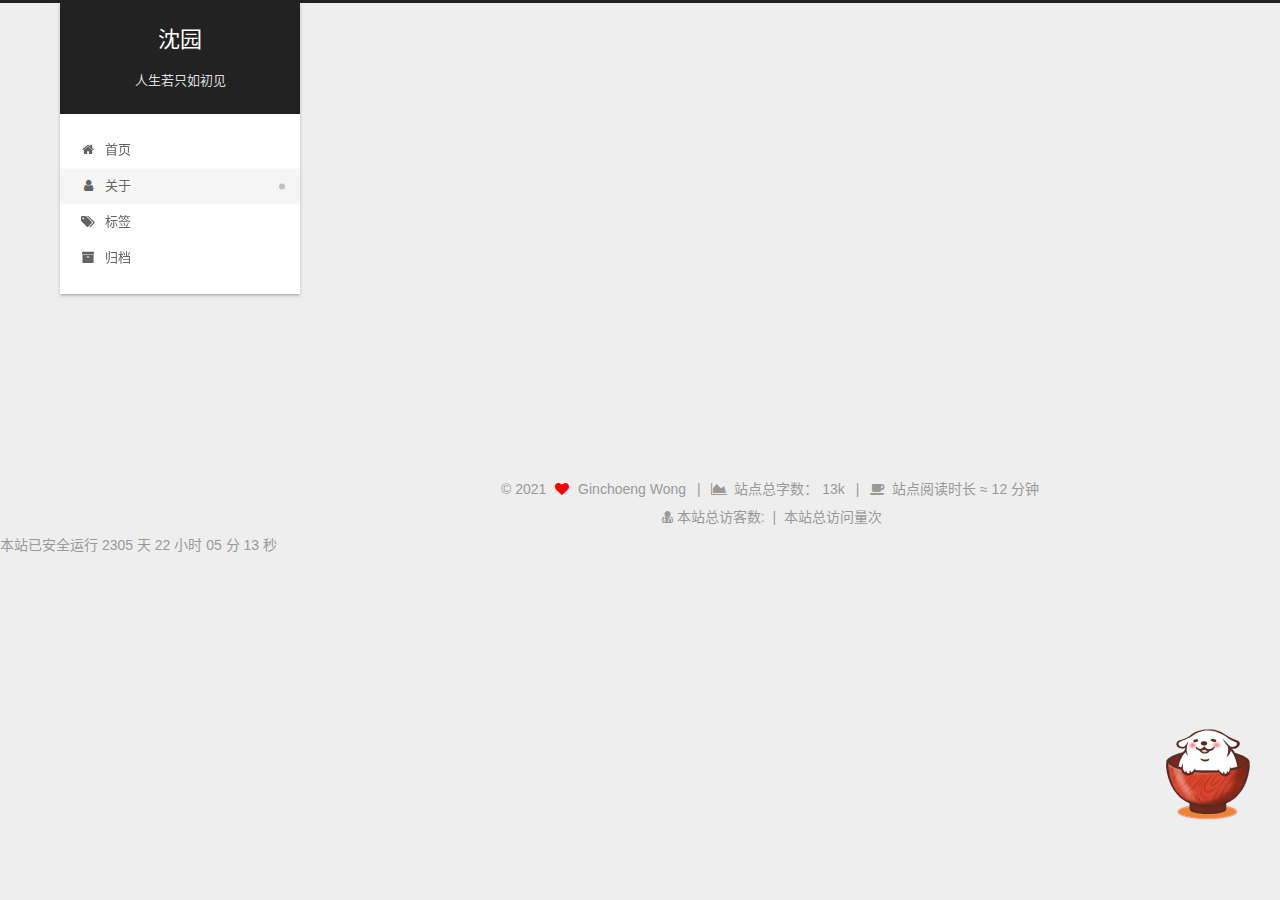
<file: about/index.html>
<!DOCTYPE html>
<html lang="zh-CN">
<head>
  <meta charset="UTF-8">
<meta name="viewport" content="width=device-width, initial-scale=1, maximum-scale=2">
<meta name="theme-color" content="#222">
<meta name="generator" content="Hexo 4.2.0">
  <link rel="apple-touch-icon" sizes="180x180" href="/images/apple-touch-icon-next.png">
  <link rel="icon" type="image/png" sizes="32x32" href="/images/favicon-32x32-next.png">
  <link rel="icon" type="image/png" sizes="16x16" href="/images/favicon-16x16-next.png">
  <link rel="mask-icon" href="/images/logo.svg" color="#222">

<link rel="stylesheet" href="/css/main.css">


<link rel="stylesheet" href="/lib/font-awesome/css/font-awesome.min.css">

<script id="hexo-configurations">
    var NexT = window.NexT || {};
    var CONFIG = {"hostname":"yoursite.com","root":"/","scheme":"Gemini","version":"7.7.2","exturl":false,"sidebar":{"position":"left","display":"post","padding":18,"offset":12,"onmobile":false},"copycode":{"enable":true,"show_result":true,"style":null},"back2top":{"enable":true,"sidebar":false,"scrollpercent":false},"bookmark":{"enable":false,"color":"#222","save":"auto"},"fancybox":false,"mediumzoom":false,"lazyload":false,"pangu":false,"comments":{"style":"tabs","active":null,"storage":true,"lazyload":false,"nav":null},"algolia":{"hits":{"per_page":10},"labels":{"input_placeholder":"Search for Posts","hits_empty":"We didn't find any results for the search: ${query}","hits_stats":"${hits} results found in ${time} ms"}},"localsearch":{"enable":false,"trigger":"auto","top_n_per_article":1,"unescape":false,"preload":false},"motion":{"enable":true,"async":false,"transition":{"post_block":"fadeIn","post_header":"slideDownIn","post_body":"slideDownIn","coll_header":"slideLeftIn","sidebar":"slideUpIn"}}};
  </script>

  <meta name="description" content="Always">
<meta property="og:type" content="website">
<meta property="og:title" content="about">
<meta property="og:url" content="http://yoursite.com/about/index.html">
<meta property="og:site_name" content="沈园">
<meta property="og:description" content="Always">
<meta property="og:locale" content="zh_CN">
<meta property="article:published_time" content="2020-04-01T02:34:15.000Z">
<meta property="article:modified_time" content="2020-04-01T02:34:15.760Z">
<meta property="article:author" content="Ginchoeng Wong">
<meta name="twitter:card" content="summary">

<link rel="canonical" href="http://yoursite.com/about/">


<script id="page-configurations">
  // https://hexo.io/docs/variables.html
  CONFIG.page = {
    sidebar: "",
    isHome : false,
    isPost : false,
    lang   : 'zh-CN'
  };
</script>

  <title>about | 沈园
</title>
  






  <noscript>
  <style>
  .use-motion .brand,
  .use-motion .menu-item,
  .sidebar-inner,
  .use-motion .post-block,
  .use-motion .pagination,
  .use-motion .comments,
  .use-motion .post-header,
  .use-motion .post-body,
  .use-motion .collection-header { opacity: initial; }

  .use-motion .site-title,
  .use-motion .site-subtitle {
    opacity: initial;
    top: initial;
  }

  .use-motion .logo-line-before i { left: initial; }
  .use-motion .logo-line-after i { right: initial; }
  </style>
</noscript>

</head>

<body itemscope itemtype="http://schema.org/WebPage">
  <div class="container use-motion">
    <div class="headband"></div>

    <header class="header" itemscope itemtype="http://schema.org/WPHeader">
      <div class="header-inner"><div class="site-brand-container">
  <div class="site-nav-toggle">
    <div class="toggle" aria-label="切换导航栏">
      <span class="toggle-line toggle-line-first"></span>
      <span class="toggle-line toggle-line-middle"></span>
      <span class="toggle-line toggle-line-last"></span>
    </div>
  </div>

  <div class="site-meta">

    <a href="/" class="brand" rel="start">
      <span class="logo-line-before"><i></i></span>
      <h1 class="site-title">沈园</h1>
      <span class="logo-line-after"><i></i></span>
    </a>
      <p class="site-subtitle" itemprop="description">人生若只如初见</p>
  </div>

  <div class="site-nav-right">
    <div class="toggle popup-trigger">
    </div>
  </div>
</div>




<nav class="site-nav">
  <ul id="menu" class="menu">
        <li class="menu-item menu-item-home">

    <a href="/" rel="section"><i class="fa fa-fw fa-home"></i>首页</a>

  </li>
        <li class="menu-item menu-item-about">

    <a href="/about/" rel="section"><i class="fa fa-fw fa-user"></i>关于</a>

  </li>
        <li class="menu-item menu-item-tags">

    <a href="/tags/" rel="section"><i class="fa fa-fw fa-tags"></i>标签</a>

  </li>
        <li class="menu-item menu-item-archives">

    <a href="/archives/" rel="section"><i class="fa fa-fw fa-archive"></i>归档</a>

  </li>
  </ul>
</nav>




</div>
    </header>

    
  <div class="back-to-top">
    <i class="fa fa-arrow-up"></i>
    <span>0%</span>
  </div>


    <main class="main">
      <div class="main-inner">
        <div class="content-wrap">
          
  
  

          <div class="content page posts-expand">
            

    
    
    
    <div class="post-block" lang="zh-CN">
      <header class="post-header">

<h1 class="post-title" itemprop="name headline">about
</h1>

<div class="post-meta">
  

</div>

</header>

      
      
      
      <div class="post-body">
          
      </div>
      
      
      
    </div>
    

    
    
    


          </div>
          

<script>
  window.addEventListener('tabs:register', () => {
    let { activeClass } = CONFIG.comments;
    if (CONFIG.comments.storage) {
      activeClass = localStorage.getItem('comments_active') || activeClass;
    }
    if (activeClass) {
      let activeTab = document.querySelector(`a[href="#comment-${activeClass}"]`);
      if (activeTab) {
        activeTab.click();
      }
    }
  });
  if (CONFIG.comments.storage) {
    window.addEventListener('tabs:click', event => {
      if (!event.target.matches('.tabs-comment .tab-content .tab-pane')) return;
      let commentClass = event.target.classList[1];
      localStorage.setItem('comments_active', commentClass);
    });
  }
</script>

        </div>
          
  
  <div class="toggle sidebar-toggle">
    <span class="toggle-line toggle-line-first"></span>
    <span class="toggle-line toggle-line-middle"></span>
    <span class="toggle-line toggle-line-last"></span>
  </div>

  <aside class="sidebar">
    <div class="sidebar-inner">

      <ul class="sidebar-nav motion-element">
        <li class="sidebar-nav-toc">
          文章目录
        </li>
        <li class="sidebar-nav-overview">
          站点概览
        </li>
      </ul>

      <!--noindex-->
      <div class="post-toc-wrap sidebar-panel">
      </div>
      <!--/noindex-->

      <div class="site-overview-wrap sidebar-panel">
        <div class="site-author motion-element" itemprop="author" itemscope itemtype="http://schema.org/Person">
  <p class="site-author-name" itemprop="name">Ginchoeng Wong</p>
  <div class="site-description" itemprop="description">Always</div>
</div>
<div class="site-state-wrap motion-element">
  <nav class="site-state">
      <div class="site-state-item site-state-posts">
          <a href="/archives/">
        
          <span class="site-state-item-count">4</span>
          <span class="site-state-item-name">日志</span>
        </a>
      </div>
  </nav>
</div>



      </div>

    </div>
  </aside>
  <div id="sidebar-dimmer"></div>


      </div>
    </main>

    <footer class="footer">
      <div class="footer-inner">
        

        

<script async src="https://busuanzi.ibruce.info/busuanzi/2.3/busuanzi.pure.mini.js"></script>

<div class="copyright">
  
  &copy; 
  <span itemprop="copyrightYear">2021</span>
  <span class="with-love">
    <i class="fa fa-heart"></i>
  </span>
  <span class="author" itemprop="copyrightHolder">Ginchoeng Wong</span>
    <span class="post-meta-divider">|</span>
    <span class="post-meta-item-icon">
      <i class="fa fa-area-chart"></i>
    </span>
      <span class="post-meta-item-text">站点总字数：</span>
    <span title="站点总字数">13k</span>
    <span class="post-meta-divider">|</span>
    <span class="post-meta-item-icon">
      <i class="fa fa-coffee"></i>
    </span>
      <span class="post-meta-item-text">站点阅读时长 &asymp;</span>
    <span title="站点阅读时长">12 分钟</span>
</div>
  <div class="powered-by">
  </div>

<div class="powered-by">
  <i class="fa fa-user-md"></i>
  <span id="busuanzi_container_site_uv">
    本站总访客数:<span id="busuanzi_value_site_uv"></span>&nbsp;&nbsp;| 
  </span>
  <span id="busuanzi_container_site_pv">
      &nbsp;本站总访问量<span id="busuanzi_value_site_pv"></span>次
  </span>
  </div>
  </div>

<span id="timeDate">载入天数...</span><span id="times">载入时分秒...</span>
<script>
    var now = new Date(); 
    function createtime() { 
        var grt= new Date("03/31/2020 14:00:00");//此处修改你的建站时间或者网站上线时间 
        now.setTime(now.getTime()+250); 
        days = (now - grt ) / 1000 / 60 / 60 / 24; dnum = Math.floor(days); 
        hours = (now - grt ) / 1000 / 60 / 60 - (24 * dnum); hnum = Math.floor(hours); 
        if(String(hnum).length ==1 ){hnum = "0" + hnum;} minutes = (now - grt ) / 1000 /60 - (24 * 60 * dnum) - (60 * hnum); 
        mnum = Math.floor(minutes); if(String(mnum).length ==1 ){mnum = "0" + mnum;} 
        seconds = (now - grt ) / 1000 - (24 * 60 * 60 * dnum) - (60 * 60 * hnum) - (60 * mnum); 
        snum = Math.round(seconds); if(String(snum).length ==1 ){snum = "0" + snum;} 
        document.getElementById("timeDate").innerHTML = "本站已安全运行 "+dnum+" 天 "; 
        document.getElementById("times").innerHTML = hnum + " 小时 " + mnum + " 分 " + snum + " 秒"; 
    } 
setInterval("createtime()",250);
</script>

        








      </div>
    </footer>
  </div>

  
  <script src="/lib/anime.min.js"></script>
  <script src="/lib/velocity/velocity.min.js"></script>
  <script src="/lib/velocity/velocity.ui.min.js"></script>

<script src="/js/utils.js"></script>

<script src="/js/motion.js"></script>


<script src="/js/schemes/pisces.js"></script>


<script src="/js/next-boot.js"></script>




  















  

  

<script src="/live2dw/lib/L2Dwidget.min.js?094cbace49a39548bed64abff5988b05"></script><script>L2Dwidget.init({"model":{"jsonPath":"/live2dw/assets/wanko.model.json"},"display":{"position":"right","width":150,"height":300},"mobile":{"show":true},"log":false,"pluginJsPath":"lib/","pluginModelPath":"assets/","pluginRootPath":"live2dw/","tagMode":false});</script></body>
</html>

<!-- 页面点击小红心 -->
<script type="text/javascript" src="/js/love.js"></script>
</file>
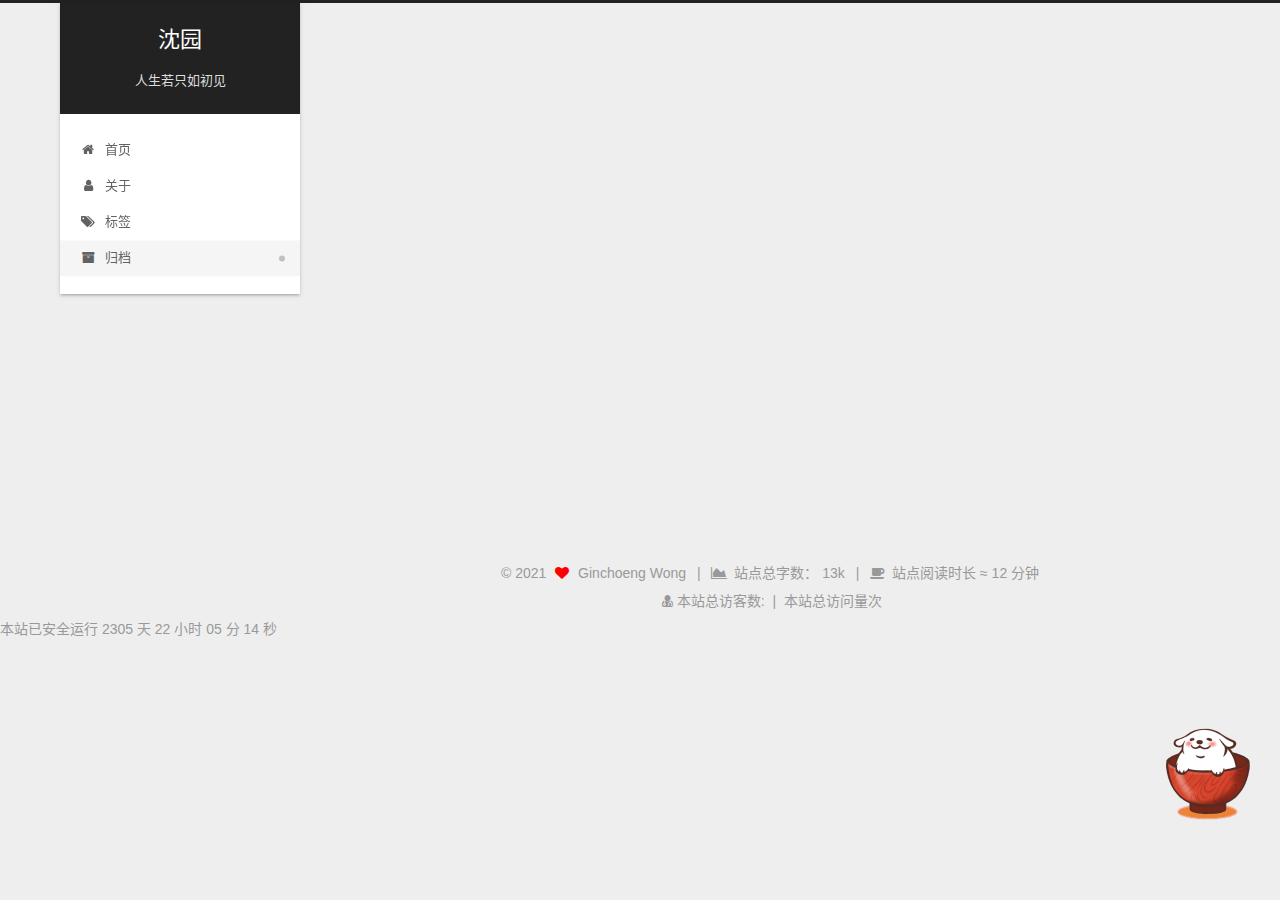
<file: archives/index.html>
<!DOCTYPE html>
<html lang="zh-CN">
<head>
  <meta charset="UTF-8">
<meta name="viewport" content="width=device-width, initial-scale=1, maximum-scale=2">
<meta name="theme-color" content="#222">
<meta name="generator" content="Hexo 4.2.0">
  <link rel="apple-touch-icon" sizes="180x180" href="/images/apple-touch-icon-next.png">
  <link rel="icon" type="image/png" sizes="32x32" href="/images/favicon-32x32-next.png">
  <link rel="icon" type="image/png" sizes="16x16" href="/images/favicon-16x16-next.png">
  <link rel="mask-icon" href="/images/logo.svg" color="#222">

<link rel="stylesheet" href="/css/main.css">


<link rel="stylesheet" href="/lib/font-awesome/css/font-awesome.min.css">

<script id="hexo-configurations">
    var NexT = window.NexT || {};
    var CONFIG = {"hostname":"yoursite.com","root":"/","scheme":"Gemini","version":"7.7.2","exturl":false,"sidebar":{"position":"left","display":"post","padding":18,"offset":12,"onmobile":false},"copycode":{"enable":true,"show_result":true,"style":null},"back2top":{"enable":true,"sidebar":false,"scrollpercent":false},"bookmark":{"enable":false,"color":"#222","save":"auto"},"fancybox":false,"mediumzoom":false,"lazyload":false,"pangu":false,"comments":{"style":"tabs","active":null,"storage":true,"lazyload":false,"nav":null},"algolia":{"hits":{"per_page":10},"labels":{"input_placeholder":"Search for Posts","hits_empty":"We didn't find any results for the search: ${query}","hits_stats":"${hits} results found in ${time} ms"}},"localsearch":{"enable":false,"trigger":"auto","top_n_per_article":1,"unescape":false,"preload":false},"motion":{"enable":true,"async":false,"transition":{"post_block":"fadeIn","post_header":"slideDownIn","post_body":"slideDownIn","coll_header":"slideLeftIn","sidebar":"slideUpIn"}}};
  </script>

  <meta name="description" content="Always">
<meta property="og:type" content="website">
<meta property="og:title" content="沈园">
<meta property="og:url" content="http://yoursite.com/archives/index.html">
<meta property="og:site_name" content="沈园">
<meta property="og:description" content="Always">
<meta property="og:locale" content="zh_CN">
<meta property="article:author" content="Ginchoeng Wong">
<meta name="twitter:card" content="summary">

<link rel="canonical" href="http://yoursite.com/archives/">


<script id="page-configurations">
  // https://hexo.io/docs/variables.html
  CONFIG.page = {
    sidebar: "",
    isHome : false,
    isPost : false,
    lang   : 'zh-CN'
  };
</script>

  <title>归档 | 沈园</title>
  






  <noscript>
  <style>
  .use-motion .brand,
  .use-motion .menu-item,
  .sidebar-inner,
  .use-motion .post-block,
  .use-motion .pagination,
  .use-motion .comments,
  .use-motion .post-header,
  .use-motion .post-body,
  .use-motion .collection-header { opacity: initial; }

  .use-motion .site-title,
  .use-motion .site-subtitle {
    opacity: initial;
    top: initial;
  }

  .use-motion .logo-line-before i { left: initial; }
  .use-motion .logo-line-after i { right: initial; }
  </style>
</noscript>

</head>

<body itemscope itemtype="http://schema.org/WebPage">
  <div class="container use-motion">
    <div class="headband"></div>

    <header class="header" itemscope itemtype="http://schema.org/WPHeader">
      <div class="header-inner"><div class="site-brand-container">
  <div class="site-nav-toggle">
    <div class="toggle" aria-label="切换导航栏">
      <span class="toggle-line toggle-line-first"></span>
      <span class="toggle-line toggle-line-middle"></span>
      <span class="toggle-line toggle-line-last"></span>
    </div>
  </div>

  <div class="site-meta">

    <a href="/" class="brand" rel="start">
      <span class="logo-line-before"><i></i></span>
      <h1 class="site-title">沈园</h1>
      <span class="logo-line-after"><i></i></span>
    </a>
      <p class="site-subtitle" itemprop="description">人生若只如初见</p>
  </div>

  <div class="site-nav-right">
    <div class="toggle popup-trigger">
    </div>
  </div>
</div>




<nav class="site-nav">
  <ul id="menu" class="menu">
        <li class="menu-item menu-item-home">

    <a href="/" rel="section"><i class="fa fa-fw fa-home"></i>首页</a>

  </li>
        <li class="menu-item menu-item-about">

    <a href="/about/" rel="section"><i class="fa fa-fw fa-user"></i>关于</a>

  </li>
        <li class="menu-item menu-item-tags">

    <a href="/tags/" rel="section"><i class="fa fa-fw fa-tags"></i>标签</a>

  </li>
        <li class="menu-item menu-item-archives">

    <a href="/archives/" rel="section"><i class="fa fa-fw fa-archive"></i>归档</a>

  </li>
  </ul>
</nav>




</div>
    </header>

    
  <div class="back-to-top">
    <i class="fa fa-arrow-up"></i>
    <span>0%</span>
  </div>


    <main class="main">
      <div class="main-inner">
        <div class="content-wrap">
          

          <div class="content archive">
            

  
  
  
  <div class="post-block">
    <div class="posts-collapse">
      <div class="collection-title">
        <span class="collection-header">嗯..! 目前共计 4 篇日志。 继续努力。</span>
      </div>

      
    <div class="collection-year">
      <span class="collection-header">2020</span>
    </div>

  <article itemscope itemtype="http://schema.org/Article">
    <header class="post-header">

      <div class="post-meta">
        <time itemprop="dateCreated"
              datetime="2020-06-28T17:36:25+08:00"
              content="2020-06-28">
          06-28
        </time>
      </div>

      <div class="post-title">
          <a class="post-title-link" href="/2020/06/28/AI-fundamental/" itemprop="url">
            <span itemprop="name">AI-fundamental</span>
          </a>
      </div>

    </header>
  </article>

  <article itemscope itemtype="http://schema.org/Article">
    <header class="post-header">

      <div class="post-meta">
        <time itemprop="dateCreated"
              datetime="2020-04-17T15:06:45+08:00"
              content="2020-04-17">
          04-17
        </time>
      </div>

      <div class="post-title">
          <a class="post-title-link" href="/2020/04/17/kali-installation/" itemprop="url">
            <span itemprop="name">MacOS：VMware Fusion 安装 kali</span>
          </a>
      </div>

    </header>
  </article>

  <article itemscope itemtype="http://schema.org/Article">
    <header class="post-header">

      <div class="post-meta">
        <time itemprop="dateCreated"
              datetime="2020-04-01T16:21:13+08:00"
              content="2020-04-01">
          04-01
        </time>
      </div>

      <div class="post-title">
          <a class="post-title-link" href="/2020/04/01/new%20post/" itemprop="url">
            <span itemprop="name">new post</span>
          </a>
      </div>

    </header>
  </article>

  <article itemscope itemtype="http://schema.org/Article">
    <header class="post-header">

      <div class="post-meta">
        <time itemprop="dateCreated"
              datetime="2020-03-31T13:29:52+08:00"
              content="2020-03-31">
          03-31
        </time>
      </div>

      <div class="post-title">
          <a class="post-title-link" href="/2020/03/31/hello-world/" itemprop="url">
            <span itemprop="name">Hello World</span>
          </a>
      </div>

    </header>
  </article>


    </div>
  </div>
  
  
  

  



          </div>
          

<script>
  window.addEventListener('tabs:register', () => {
    let { activeClass } = CONFIG.comments;
    if (CONFIG.comments.storage) {
      activeClass = localStorage.getItem('comments_active') || activeClass;
    }
    if (activeClass) {
      let activeTab = document.querySelector(`a[href="#comment-${activeClass}"]`);
      if (activeTab) {
        activeTab.click();
      }
    }
  });
  if (CONFIG.comments.storage) {
    window.addEventListener('tabs:click', event => {
      if (!event.target.matches('.tabs-comment .tab-content .tab-pane')) return;
      let commentClass = event.target.classList[1];
      localStorage.setItem('comments_active', commentClass);
    });
  }
</script>

        </div>
          
  
  <div class="toggle sidebar-toggle">
    <span class="toggle-line toggle-line-first"></span>
    <span class="toggle-line toggle-line-middle"></span>
    <span class="toggle-line toggle-line-last"></span>
  </div>

  <aside class="sidebar">
    <div class="sidebar-inner">

      <ul class="sidebar-nav motion-element">
        <li class="sidebar-nav-toc">
          文章目录
        </li>
        <li class="sidebar-nav-overview">
          站点概览
        </li>
      </ul>

      <!--noindex-->
      <div class="post-toc-wrap sidebar-panel">
      </div>
      <!--/noindex-->

      <div class="site-overview-wrap sidebar-panel">
        <div class="site-author motion-element" itemprop="author" itemscope itemtype="http://schema.org/Person">
  <p class="site-author-name" itemprop="name">Ginchoeng Wong</p>
  <div class="site-description" itemprop="description">Always</div>
</div>
<div class="site-state-wrap motion-element">
  <nav class="site-state">
      <div class="site-state-item site-state-posts">
          <a href="/archives/">
        
          <span class="site-state-item-count">4</span>
          <span class="site-state-item-name">日志</span>
        </a>
      </div>
  </nav>
</div>



      </div>

    </div>
  </aside>
  <div id="sidebar-dimmer"></div>


      </div>
    </main>

    <footer class="footer">
      <div class="footer-inner">
        

        

<script async src="https://busuanzi.ibruce.info/busuanzi/2.3/busuanzi.pure.mini.js"></script>

<div class="copyright">
  
  &copy; 
  <span itemprop="copyrightYear">2021</span>
  <span class="with-love">
    <i class="fa fa-heart"></i>
  </span>
  <span class="author" itemprop="copyrightHolder">Ginchoeng Wong</span>
    <span class="post-meta-divider">|</span>
    <span class="post-meta-item-icon">
      <i class="fa fa-area-chart"></i>
    </span>
      <span class="post-meta-item-text">站点总字数：</span>
    <span title="站点总字数">13k</span>
    <span class="post-meta-divider">|</span>
    <span class="post-meta-item-icon">
      <i class="fa fa-coffee"></i>
    </span>
      <span class="post-meta-item-text">站点阅读时长 &asymp;</span>
    <span title="站点阅读时长">12 分钟</span>
</div>
  <div class="powered-by">
  </div>

<div class="powered-by">
  <i class="fa fa-user-md"></i>
  <span id="busuanzi_container_site_uv">
    本站总访客数:<span id="busuanzi_value_site_uv"></span>&nbsp;&nbsp;| 
  </span>
  <span id="busuanzi_container_site_pv">
      &nbsp;本站总访问量<span id="busuanzi_value_site_pv"></span>次
  </span>
  </div>
  </div>

<span id="timeDate">载入天数...</span><span id="times">载入时分秒...</span>
<script>
    var now = new Date(); 
    function createtime() { 
        var grt= new Date("03/31/2020 14:00:00");//此处修改你的建站时间或者网站上线时间 
        now.setTime(now.getTime()+250); 
        days = (now - grt ) / 1000 / 60 / 60 / 24; dnum = Math.floor(days); 
        hours = (now - grt ) / 1000 / 60 / 60 - (24 * dnum); hnum = Math.floor(hours); 
        if(String(hnum).length ==1 ){hnum = "0" + hnum;} minutes = (now - grt ) / 1000 /60 - (24 * 60 * dnum) - (60 * hnum); 
        mnum = Math.floor(minutes); if(String(mnum).length ==1 ){mnum = "0" + mnum;} 
        seconds = (now - grt ) / 1000 - (24 * 60 * 60 * dnum) - (60 * 60 * hnum) - (60 * mnum); 
        snum = Math.round(seconds); if(String(snum).length ==1 ){snum = "0" + snum;} 
        document.getElementById("timeDate").innerHTML = "本站已安全运行 "+dnum+" 天 "; 
        document.getElementById("times").innerHTML = hnum + " 小时 " + mnum + " 分 " + snum + " 秒"; 
    } 
setInterval("createtime()",250);
</script>

        








      </div>
    </footer>
  </div>

  
  <script src="/lib/anime.min.js"></script>
  <script src="/lib/velocity/velocity.min.js"></script>
  <script src="/lib/velocity/velocity.ui.min.js"></script>

<script src="/js/utils.js"></script>

<script src="/js/motion.js"></script>


<script src="/js/schemes/pisces.js"></script>


<script src="/js/next-boot.js"></script>




  















  

  

<script src="/live2dw/lib/L2Dwidget.min.js?094cbace49a39548bed64abff5988b05"></script><script>L2Dwidget.init({"model":{"jsonPath":"/live2dw/assets/wanko.model.json"},"display":{"position":"right","width":150,"height":300},"mobile":{"show":true},"log":false,"pluginJsPath":"lib/","pluginModelPath":"assets/","pluginRootPath":"live2dw/","tagMode":false});</script></body>
</html>

<!-- 页面点击小红心 -->
<script type="text/javascript" src="/js/love.js"></script>
</file>
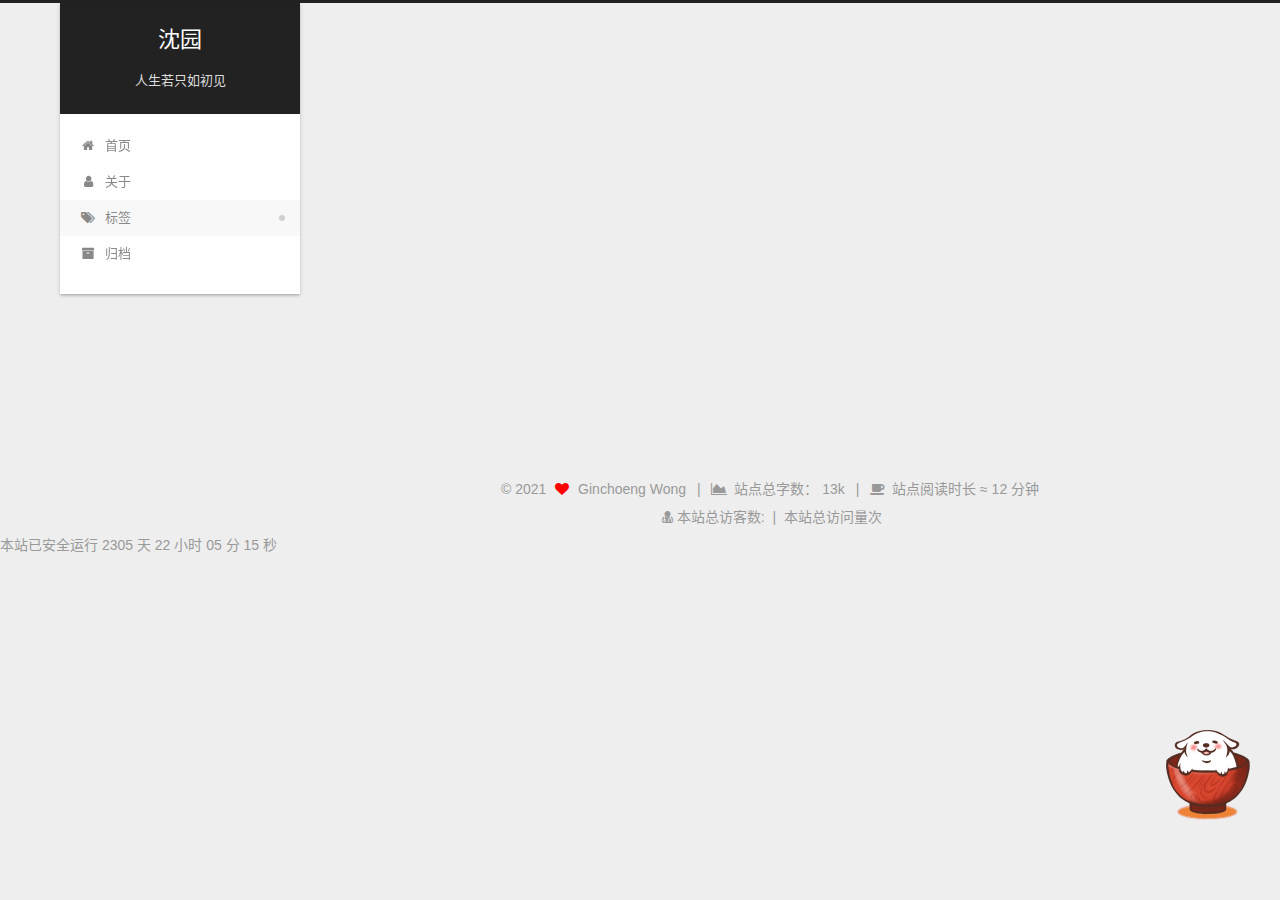
<file: tags/index.html>
<!DOCTYPE html>
<html lang="zh-CN">
<head>
  <meta charset="UTF-8">
<meta name="viewport" content="width=device-width, initial-scale=1, maximum-scale=2">
<meta name="theme-color" content="#222">
<meta name="generator" content="Hexo 4.2.0">
  <link rel="apple-touch-icon" sizes="180x180" href="/images/apple-touch-icon-next.png">
  <link rel="icon" type="image/png" sizes="32x32" href="/images/favicon-32x32-next.png">
  <link rel="icon" type="image/png" sizes="16x16" href="/images/favicon-16x16-next.png">
  <link rel="mask-icon" href="/images/logo.svg" color="#222">

<link rel="stylesheet" href="/css/main.css">


<link rel="stylesheet" href="/lib/font-awesome/css/font-awesome.min.css">

<script id="hexo-configurations">
    var NexT = window.NexT || {};
    var CONFIG = {"hostname":"yoursite.com","root":"/","scheme":"Gemini","version":"7.7.2","exturl":false,"sidebar":{"position":"left","display":"post","padding":18,"offset":12,"onmobile":false},"copycode":{"enable":true,"show_result":true,"style":null},"back2top":{"enable":true,"sidebar":false,"scrollpercent":false},"bookmark":{"enable":false,"color":"#222","save":"auto"},"fancybox":false,"mediumzoom":false,"lazyload":false,"pangu":false,"comments":{"style":"tabs","active":null,"storage":true,"lazyload":false,"nav":null},"algolia":{"hits":{"per_page":10},"labels":{"input_placeholder":"Search for Posts","hits_empty":"We didn't find any results for the search: ${query}","hits_stats":"${hits} results found in ${time} ms"}},"localsearch":{"enable":false,"trigger":"auto","top_n_per_article":1,"unescape":false,"preload":false},"motion":{"enable":true,"async":false,"transition":{"post_block":"fadeIn","post_header":"slideDownIn","post_body":"slideDownIn","coll_header":"slideLeftIn","sidebar":"slideUpIn"}}};
  </script>

  <meta name="description" content="Always">
<meta property="og:type" content="website">
<meta property="og:title" content="tags">
<meta property="og:url" content="http://yoursite.com/tags/index.html">
<meta property="og:site_name" content="沈园">
<meta property="og:description" content="Always">
<meta property="og:locale" content="zh_CN">
<meta property="article:published_time" content="2020-04-01T02:28:57.000Z">
<meta property="article:modified_time" content="2020-04-01T02:28:57.095Z">
<meta property="article:author" content="Ginchoeng Wong">
<meta name="twitter:card" content="summary">

<link rel="canonical" href="http://yoursite.com/tags/">


<script id="page-configurations">
  // https://hexo.io/docs/variables.html
  CONFIG.page = {
    sidebar: "",
    isHome : false,
    isPost : false,
    lang   : 'zh-CN'
  };
</script>

  <title>tags | 沈园
</title>
  






  <noscript>
  <style>
  .use-motion .brand,
  .use-motion .menu-item,
  .sidebar-inner,
  .use-motion .post-block,
  .use-motion .pagination,
  .use-motion .comments,
  .use-motion .post-header,
  .use-motion .post-body,
  .use-motion .collection-header { opacity: initial; }

  .use-motion .site-title,
  .use-motion .site-subtitle {
    opacity: initial;
    top: initial;
  }

  .use-motion .logo-line-before i { left: initial; }
  .use-motion .logo-line-after i { right: initial; }
  </style>
</noscript>

</head>

<body itemscope itemtype="http://schema.org/WebPage">
  <div class="container use-motion">
    <div class="headband"></div>

    <header class="header" itemscope itemtype="http://schema.org/WPHeader">
      <div class="header-inner"><div class="site-brand-container">
  <div class="site-nav-toggle">
    <div class="toggle" aria-label="切换导航栏">
      <span class="toggle-line toggle-line-first"></span>
      <span class="toggle-line toggle-line-middle"></span>
      <span class="toggle-line toggle-line-last"></span>
    </div>
  </div>

  <div class="site-meta">

    <a href="/" class="brand" rel="start">
      <span class="logo-line-before"><i></i></span>
      <h1 class="site-title">沈园</h1>
      <span class="logo-line-after"><i></i></span>
    </a>
      <p class="site-subtitle" itemprop="description">人生若只如初见</p>
  </div>

  <div class="site-nav-right">
    <div class="toggle popup-trigger">
    </div>
  </div>
</div>




<nav class="site-nav">
  <ul id="menu" class="menu">
        <li class="menu-item menu-item-home">

    <a href="/" rel="section"><i class="fa fa-fw fa-home"></i>首页</a>

  </li>
        <li class="menu-item menu-item-about">

    <a href="/about/" rel="section"><i class="fa fa-fw fa-user"></i>关于</a>

  </li>
        <li class="menu-item menu-item-tags">

    <a href="/tags/" rel="section"><i class="fa fa-fw fa-tags"></i>标签</a>

  </li>
        <li class="menu-item menu-item-archives">

    <a href="/archives/" rel="section"><i class="fa fa-fw fa-archive"></i>归档</a>

  </li>
  </ul>
</nav>




</div>
    </header>

    
  <div class="back-to-top">
    <i class="fa fa-arrow-up"></i>
    <span>0%</span>
  </div>


    <main class="main">
      <div class="main-inner">
        <div class="content-wrap">
          
  
  

          <div class="content page posts-expand">
            

    
    
    
    <div class="post-block" lang="zh-CN">
      <header class="post-header">

<h1 class="post-title" itemprop="name headline">tags
</h1>

<div class="post-meta">
  

</div>

</header>

      
      
      
      <div class="post-body">
          
      </div>
      
      
      
    </div>
    

    
    
    


          </div>
          

<script>
  window.addEventListener('tabs:register', () => {
    let { activeClass } = CONFIG.comments;
    if (CONFIG.comments.storage) {
      activeClass = localStorage.getItem('comments_active') || activeClass;
    }
    if (activeClass) {
      let activeTab = document.querySelector(`a[href="#comment-${activeClass}"]`);
      if (activeTab) {
        activeTab.click();
      }
    }
  });
  if (CONFIG.comments.storage) {
    window.addEventListener('tabs:click', event => {
      if (!event.target.matches('.tabs-comment .tab-content .tab-pane')) return;
      let commentClass = event.target.classList[1];
      localStorage.setItem('comments_active', commentClass);
    });
  }
</script>

        </div>
          
  
  <div class="toggle sidebar-toggle">
    <span class="toggle-line toggle-line-first"></span>
    <span class="toggle-line toggle-line-middle"></span>
    <span class="toggle-line toggle-line-last"></span>
  </div>

  <aside class="sidebar">
    <div class="sidebar-inner">

      <ul class="sidebar-nav motion-element">
        <li class="sidebar-nav-toc">
          文章目录
        </li>
        <li class="sidebar-nav-overview">
          站点概览
        </li>
      </ul>

      <!--noindex-->
      <div class="post-toc-wrap sidebar-panel">
      </div>
      <!--/noindex-->

      <div class="site-overview-wrap sidebar-panel">
        <div class="site-author motion-element" itemprop="author" itemscope itemtype="http://schema.org/Person">
  <p class="site-author-name" itemprop="name">Ginchoeng Wong</p>
  <div class="site-description" itemprop="description">Always</div>
</div>
<div class="site-state-wrap motion-element">
  <nav class="site-state">
      <div class="site-state-item site-state-posts">
          <a href="/archives/">
        
          <span class="site-state-item-count">4</span>
          <span class="site-state-item-name">日志</span>
        </a>
      </div>
  </nav>
</div>



      </div>

    </div>
  </aside>
  <div id="sidebar-dimmer"></div>


      </div>
    </main>

    <footer class="footer">
      <div class="footer-inner">
        

        

<script async src="https://busuanzi.ibruce.info/busuanzi/2.3/busuanzi.pure.mini.js"></script>

<div class="copyright">
  
  &copy; 
  <span itemprop="copyrightYear">2021</span>
  <span class="with-love">
    <i class="fa fa-heart"></i>
  </span>
  <span class="author" itemprop="copyrightHolder">Ginchoeng Wong</span>
    <span class="post-meta-divider">|</span>
    <span class="post-meta-item-icon">
      <i class="fa fa-area-chart"></i>
    </span>
      <span class="post-meta-item-text">站点总字数：</span>
    <span title="站点总字数">13k</span>
    <span class="post-meta-divider">|</span>
    <span class="post-meta-item-icon">
      <i class="fa fa-coffee"></i>
    </span>
      <span class="post-meta-item-text">站点阅读时长 &asymp;</span>
    <span title="站点阅读时长">12 分钟</span>
</div>
  <div class="powered-by">
  </div>

<div class="powered-by">
  <i class="fa fa-user-md"></i>
  <span id="busuanzi_container_site_uv">
    本站总访客数:<span id="busuanzi_value_site_uv"></span>&nbsp;&nbsp;| 
  </span>
  <span id="busuanzi_container_site_pv">
      &nbsp;本站总访问量<span id="busuanzi_value_site_pv"></span>次
  </span>
  </div>
  </div>

<span id="timeDate">载入天数...</span><span id="times">载入时分秒...</span>
<script>
    var now = new Date(); 
    function createtime() { 
        var grt= new Date("03/31/2020 14:00:00");//此处修改你的建站时间或者网站上线时间 
        now.setTime(now.getTime()+250); 
        days = (now - grt ) / 1000 / 60 / 60 / 24; dnum = Math.floor(days); 
        hours = (now - grt ) / 1000 / 60 / 60 - (24 * dnum); hnum = Math.floor(hours); 
        if(String(hnum).length ==1 ){hnum = "0" + hnum;} minutes = (now - grt ) / 1000 /60 - (24 * 60 * dnum) - (60 * hnum); 
        mnum = Math.floor(minutes); if(String(mnum).length ==1 ){mnum = "0" + mnum;} 
        seconds = (now - grt ) / 1000 - (24 * 60 * 60 * dnum) - (60 * 60 * hnum) - (60 * mnum); 
        snum = Math.round(seconds); if(String(snum).length ==1 ){snum = "0" + snum;} 
        document.getElementById("timeDate").innerHTML = "本站已安全运行 "+dnum+" 天 "; 
        document.getElementById("times").innerHTML = hnum + " 小时 " + mnum + " 分 " + snum + " 秒"; 
    } 
setInterval("createtime()",250);
</script>

        








      </div>
    </footer>
  </div>

  
  <script src="/lib/anime.min.js"></script>
  <script src="/lib/velocity/velocity.min.js"></script>
  <script src="/lib/velocity/velocity.ui.min.js"></script>

<script src="/js/utils.js"></script>

<script src="/js/motion.js"></script>


<script src="/js/schemes/pisces.js"></script>


<script src="/js/next-boot.js"></script>




  















  

  

<script src="/live2dw/lib/L2Dwidget.min.js?094cbace49a39548bed64abff5988b05"></script><script>L2Dwidget.init({"model":{"jsonPath":"/live2dw/assets/wanko.model.json"},"display":{"position":"right","width":150,"height":300},"mobile":{"show":true},"log":false,"pluginJsPath":"lib/","pluginModelPath":"assets/","pluginRootPath":"live2dw/","tagMode":false});</script></body>
</html>

<!-- 页面点击小红心 -->
<script type="text/javascript" src="/js/love.js"></script>
</file>
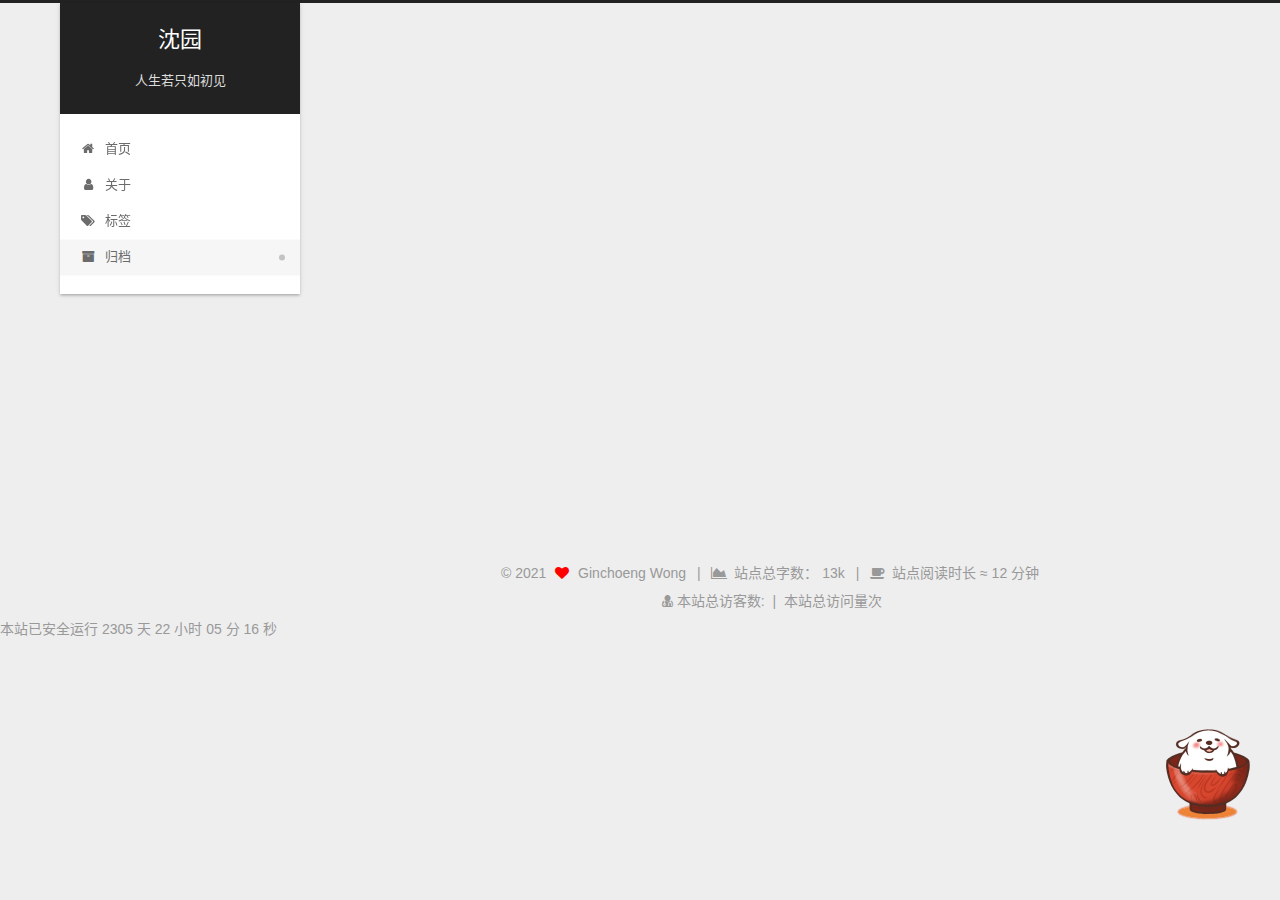
<file: archives/2020/index.html>
<!DOCTYPE html>
<html lang="zh-CN">
<head>
  <meta charset="UTF-8">
<meta name="viewport" content="width=device-width, initial-scale=1, maximum-scale=2">
<meta name="theme-color" content="#222">
<meta name="generator" content="Hexo 4.2.0">
  <link rel="apple-touch-icon" sizes="180x180" href="/images/apple-touch-icon-next.png">
  <link rel="icon" type="image/png" sizes="32x32" href="/images/favicon-32x32-next.png">
  <link rel="icon" type="image/png" sizes="16x16" href="/images/favicon-16x16-next.png">
  <link rel="mask-icon" href="/images/logo.svg" color="#222">

<link rel="stylesheet" href="/css/main.css">


<link rel="stylesheet" href="/lib/font-awesome/css/font-awesome.min.css">

<script id="hexo-configurations">
    var NexT = window.NexT || {};
    var CONFIG = {"hostname":"yoursite.com","root":"/","scheme":"Gemini","version":"7.7.2","exturl":false,"sidebar":{"position":"left","display":"post","padding":18,"offset":12,"onmobile":false},"copycode":{"enable":true,"show_result":true,"style":null},"back2top":{"enable":true,"sidebar":false,"scrollpercent":false},"bookmark":{"enable":false,"color":"#222","save":"auto"},"fancybox":false,"mediumzoom":false,"lazyload":false,"pangu":false,"comments":{"style":"tabs","active":null,"storage":true,"lazyload":false,"nav":null},"algolia":{"hits":{"per_page":10},"labels":{"input_placeholder":"Search for Posts","hits_empty":"We didn't find any results for the search: ${query}","hits_stats":"${hits} results found in ${time} ms"}},"localsearch":{"enable":false,"trigger":"auto","top_n_per_article":1,"unescape":false,"preload":false},"motion":{"enable":true,"async":false,"transition":{"post_block":"fadeIn","post_header":"slideDownIn","post_body":"slideDownIn","coll_header":"slideLeftIn","sidebar":"slideUpIn"}}};
  </script>

  <meta name="description" content="Always">
<meta property="og:type" content="website">
<meta property="og:title" content="沈园">
<meta property="og:url" content="http://yoursite.com/archives/2020/index.html">
<meta property="og:site_name" content="沈园">
<meta property="og:description" content="Always">
<meta property="og:locale" content="zh_CN">
<meta property="article:author" content="Ginchoeng Wong">
<meta name="twitter:card" content="summary">

<link rel="canonical" href="http://yoursite.com/archives/2020/">


<script id="page-configurations">
  // https://hexo.io/docs/variables.html
  CONFIG.page = {
    sidebar: "",
    isHome : false,
    isPost : false,
    lang   : 'zh-CN'
  };
</script>

  <title>归档 | 沈园</title>
  






  <noscript>
  <style>
  .use-motion .brand,
  .use-motion .menu-item,
  .sidebar-inner,
  .use-motion .post-block,
  .use-motion .pagination,
  .use-motion .comments,
  .use-motion .post-header,
  .use-motion .post-body,
  .use-motion .collection-header { opacity: initial; }

  .use-motion .site-title,
  .use-motion .site-subtitle {
    opacity: initial;
    top: initial;
  }

  .use-motion .logo-line-before i { left: initial; }
  .use-motion .logo-line-after i { right: initial; }
  </style>
</noscript>

</head>

<body itemscope itemtype="http://schema.org/WebPage">
  <div class="container use-motion">
    <div class="headband"></div>

    <header class="header" itemscope itemtype="http://schema.org/WPHeader">
      <div class="header-inner"><div class="site-brand-container">
  <div class="site-nav-toggle">
    <div class="toggle" aria-label="切换导航栏">
      <span class="toggle-line toggle-line-first"></span>
      <span class="toggle-line toggle-line-middle"></span>
      <span class="toggle-line toggle-line-last"></span>
    </div>
  </div>

  <div class="site-meta">

    <a href="/" class="brand" rel="start">
      <span class="logo-line-before"><i></i></span>
      <h1 class="site-title">沈园</h1>
      <span class="logo-line-after"><i></i></span>
    </a>
      <p class="site-subtitle" itemprop="description">人生若只如初见</p>
  </div>

  <div class="site-nav-right">
    <div class="toggle popup-trigger">
    </div>
  </div>
</div>




<nav class="site-nav">
  <ul id="menu" class="menu">
        <li class="menu-item menu-item-home">

    <a href="/" rel="section"><i class="fa fa-fw fa-home"></i>首页</a>

  </li>
        <li class="menu-item menu-item-about">

    <a href="/about/" rel="section"><i class="fa fa-fw fa-user"></i>关于</a>

  </li>
        <li class="menu-item menu-item-tags">

    <a href="/tags/" rel="section"><i class="fa fa-fw fa-tags"></i>标签</a>

  </li>
        <li class="menu-item menu-item-archives">

    <a href="/archives/" rel="section"><i class="fa fa-fw fa-archive"></i>归档</a>

  </li>
  </ul>
</nav>




</div>
    </header>

    
  <div class="back-to-top">
    <i class="fa fa-arrow-up"></i>
    <span>0%</span>
  </div>


    <main class="main">
      <div class="main-inner">
        <div class="content-wrap">
          

          <div class="content archive">
            

  
  
  
  <div class="post-block">
    <div class="posts-collapse">
      <div class="collection-title">
        <span class="collection-header">嗯..! 目前共计 4 篇日志。 继续努力。</span>
      </div>

      
    <div class="collection-year">
      <span class="collection-header">2020</span>
    </div>

  <article itemscope itemtype="http://schema.org/Article">
    <header class="post-header">

      <div class="post-meta">
        <time itemprop="dateCreated"
              datetime="2020-06-28T17:36:25+08:00"
              content="2020-06-28">
          06-28
        </time>
      </div>

      <div class="post-title">
          <a class="post-title-link" href="/2020/06/28/AI-fundamental/" itemprop="url">
            <span itemprop="name">AI-fundamental</span>
          </a>
      </div>

    </header>
  </article>

  <article itemscope itemtype="http://schema.org/Article">
    <header class="post-header">

      <div class="post-meta">
        <time itemprop="dateCreated"
              datetime="2020-04-17T15:06:45+08:00"
              content="2020-04-17">
          04-17
        </time>
      </div>

      <div class="post-title">
          <a class="post-title-link" href="/2020/04/17/kali-installation/" itemprop="url">
            <span itemprop="name">MacOS：VMware Fusion 安装 kali</span>
          </a>
      </div>

    </header>
  </article>

  <article itemscope itemtype="http://schema.org/Article">
    <header class="post-header">

      <div class="post-meta">
        <time itemprop="dateCreated"
              datetime="2020-04-01T16:21:13+08:00"
              content="2020-04-01">
          04-01
        </time>
      </div>

      <div class="post-title">
          <a class="post-title-link" href="/2020/04/01/new%20post/" itemprop="url">
            <span itemprop="name">new post</span>
          </a>
      </div>

    </header>
  </article>

  <article itemscope itemtype="http://schema.org/Article">
    <header class="post-header">

      <div class="post-meta">
        <time itemprop="dateCreated"
              datetime="2020-03-31T13:29:52+08:00"
              content="2020-03-31">
          03-31
        </time>
      </div>

      <div class="post-title">
          <a class="post-title-link" href="/2020/03/31/hello-world/" itemprop="url">
            <span itemprop="name">Hello World</span>
          </a>
      </div>

    </header>
  </article>


    </div>
  </div>
  
  
  

  



          </div>
          

<script>
  window.addEventListener('tabs:register', () => {
    let { activeClass } = CONFIG.comments;
    if (CONFIG.comments.storage) {
      activeClass = localStorage.getItem('comments_active') || activeClass;
    }
    if (activeClass) {
      let activeTab = document.querySelector(`a[href="#comment-${activeClass}"]`);
      if (activeTab) {
        activeTab.click();
      }
    }
  });
  if (CONFIG.comments.storage) {
    window.addEventListener('tabs:click', event => {
      if (!event.target.matches('.tabs-comment .tab-content .tab-pane')) return;
      let commentClass = event.target.classList[1];
      localStorage.setItem('comments_active', commentClass);
    });
  }
</script>

        </div>
          
  
  <div class="toggle sidebar-toggle">
    <span class="toggle-line toggle-line-first"></span>
    <span class="toggle-line toggle-line-middle"></span>
    <span class="toggle-line toggle-line-last"></span>
  </div>

  <aside class="sidebar">
    <div class="sidebar-inner">

      <ul class="sidebar-nav motion-element">
        <li class="sidebar-nav-toc">
          文章目录
        </li>
        <li class="sidebar-nav-overview">
          站点概览
        </li>
      </ul>

      <!--noindex-->
      <div class="post-toc-wrap sidebar-panel">
      </div>
      <!--/noindex-->

      <div class="site-overview-wrap sidebar-panel">
        <div class="site-author motion-element" itemprop="author" itemscope itemtype="http://schema.org/Person">
  <p class="site-author-name" itemprop="name">Ginchoeng Wong</p>
  <div class="site-description" itemprop="description">Always</div>
</div>
<div class="site-state-wrap motion-element">
  <nav class="site-state">
      <div class="site-state-item site-state-posts">
          <a href="/archives/">
        
          <span class="site-state-item-count">4</span>
          <span class="site-state-item-name">日志</span>
        </a>
      </div>
  </nav>
</div>



      </div>

    </div>
  </aside>
  <div id="sidebar-dimmer"></div>


      </div>
    </main>

    <footer class="footer">
      <div class="footer-inner">
        

        

<script async src="https://busuanzi.ibruce.info/busuanzi/2.3/busuanzi.pure.mini.js"></script>

<div class="copyright">
  
  &copy; 
  <span itemprop="copyrightYear">2021</span>
  <span class="with-love">
    <i class="fa fa-heart"></i>
  </span>
  <span class="author" itemprop="copyrightHolder">Ginchoeng Wong</span>
    <span class="post-meta-divider">|</span>
    <span class="post-meta-item-icon">
      <i class="fa fa-area-chart"></i>
    </span>
      <span class="post-meta-item-text">站点总字数：</span>
    <span title="站点总字数">13k</span>
    <span class="post-meta-divider">|</span>
    <span class="post-meta-item-icon">
      <i class="fa fa-coffee"></i>
    </span>
      <span class="post-meta-item-text">站点阅读时长 &asymp;</span>
    <span title="站点阅读时长">12 分钟</span>
</div>
  <div class="powered-by">
  </div>

<div class="powered-by">
  <i class="fa fa-user-md"></i>
  <span id="busuanzi_container_site_uv">
    本站总访客数:<span id="busuanzi_value_site_uv"></span>&nbsp;&nbsp;| 
  </span>
  <span id="busuanzi_container_site_pv">
      &nbsp;本站总访问量<span id="busuanzi_value_site_pv"></span>次
  </span>
  </div>
  </div>

<span id="timeDate">载入天数...</span><span id="times">载入时分秒...</span>
<script>
    var now = new Date(); 
    function createtime() { 
        var grt= new Date("03/31/2020 14:00:00");//此处修改你的建站时间或者网站上线时间 
        now.setTime(now.getTime()+250); 
        days = (now - grt ) / 1000 / 60 / 60 / 24; dnum = Math.floor(days); 
        hours = (now - grt ) / 1000 / 60 / 60 - (24 * dnum); hnum = Math.floor(hours); 
        if(String(hnum).length ==1 ){hnum = "0" + hnum;} minutes = (now - grt ) / 1000 /60 - (24 * 60 * dnum) - (60 * hnum); 
        mnum = Math.floor(minutes); if(String(mnum).length ==1 ){mnum = "0" + mnum;} 
        seconds = (now - grt ) / 1000 - (24 * 60 * 60 * dnum) - (60 * 60 * hnum) - (60 * mnum); 
        snum = Math.round(seconds); if(String(snum).length ==1 ){snum = "0" + snum;} 
        document.getElementById("timeDate").innerHTML = "本站已安全运行 "+dnum+" 天 "; 
        document.getElementById("times").innerHTML = hnum + " 小时 " + mnum + " 分 " + snum + " 秒"; 
    } 
setInterval("createtime()",250);
</script>

        








      </div>
    </footer>
  </div>

  
  <script src="/lib/anime.min.js"></script>
  <script src="/lib/velocity/velocity.min.js"></script>
  <script src="/lib/velocity/velocity.ui.min.js"></script>

<script src="/js/utils.js"></script>

<script src="/js/motion.js"></script>


<script src="/js/schemes/pisces.js"></script>


<script src="/js/next-boot.js"></script>




  















  

  

<script src="/live2dw/lib/L2Dwidget.min.js?094cbace49a39548bed64abff5988b05"></script><script>L2Dwidget.init({"model":{"jsonPath":"/live2dw/assets/wanko.model.json"},"display":{"position":"right","width":150,"height":300},"mobile":{"show":true},"log":false,"pluginJsPath":"lib/","pluginModelPath":"assets/","pluginRootPath":"live2dw/","tagMode":false});</script></body>
</html>

<!-- 页面点击小红心 -->
<script type="text/javascript" src="/js/love.js"></script>
</file>
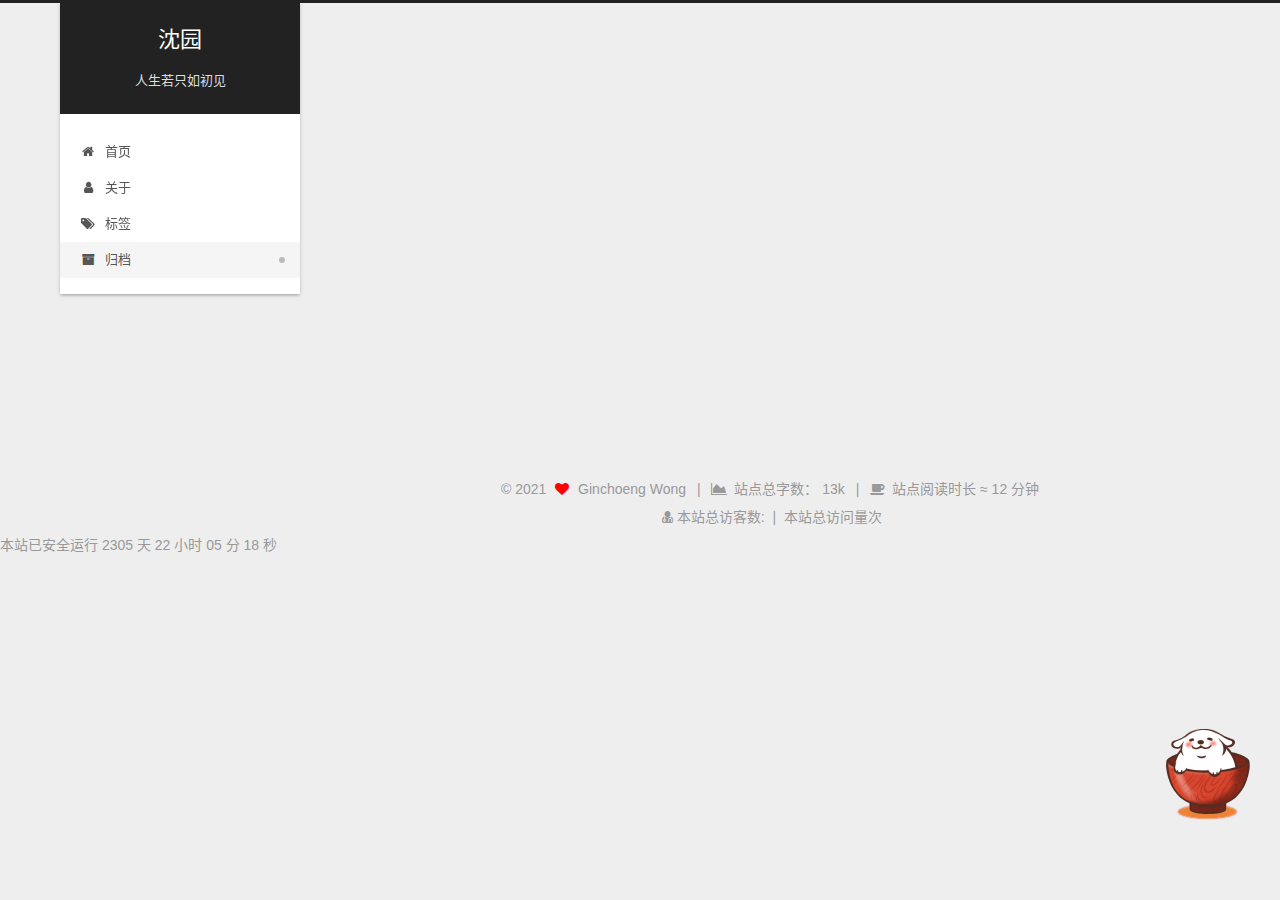
<file: archives/2020/03/index.html>
<!DOCTYPE html>
<html lang="zh-CN">
<head>
  <meta charset="UTF-8">
<meta name="viewport" content="width=device-width, initial-scale=1, maximum-scale=2">
<meta name="theme-color" content="#222">
<meta name="generator" content="Hexo 4.2.0">
  <link rel="apple-touch-icon" sizes="180x180" href="/images/apple-touch-icon-next.png">
  <link rel="icon" type="image/png" sizes="32x32" href="/images/favicon-32x32-next.png">
  <link rel="icon" type="image/png" sizes="16x16" href="/images/favicon-16x16-next.png">
  <link rel="mask-icon" href="/images/logo.svg" color="#222">

<link rel="stylesheet" href="/css/main.css">


<link rel="stylesheet" href="/lib/font-awesome/css/font-awesome.min.css">

<script id="hexo-configurations">
    var NexT = window.NexT || {};
    var CONFIG = {"hostname":"yoursite.com","root":"/","scheme":"Gemini","version":"7.7.2","exturl":false,"sidebar":{"position":"left","display":"post","padding":18,"offset":12,"onmobile":false},"copycode":{"enable":true,"show_result":true,"style":null},"back2top":{"enable":true,"sidebar":false,"scrollpercent":false},"bookmark":{"enable":false,"color":"#222","save":"auto"},"fancybox":false,"mediumzoom":false,"lazyload":false,"pangu":false,"comments":{"style":"tabs","active":null,"storage":true,"lazyload":false,"nav":null},"algolia":{"hits":{"per_page":10},"labels":{"input_placeholder":"Search for Posts","hits_empty":"We didn't find any results for the search: ${query}","hits_stats":"${hits} results found in ${time} ms"}},"localsearch":{"enable":false,"trigger":"auto","top_n_per_article":1,"unescape":false,"preload":false},"motion":{"enable":true,"async":false,"transition":{"post_block":"fadeIn","post_header":"slideDownIn","post_body":"slideDownIn","coll_header":"slideLeftIn","sidebar":"slideUpIn"}}};
  </script>

  <meta name="description" content="Always">
<meta property="og:type" content="website">
<meta property="og:title" content="沈园">
<meta property="og:url" content="http://yoursite.com/archives/2020/03/index.html">
<meta property="og:site_name" content="沈园">
<meta property="og:description" content="Always">
<meta property="og:locale" content="zh_CN">
<meta property="article:author" content="Ginchoeng Wong">
<meta name="twitter:card" content="summary">

<link rel="canonical" href="http://yoursite.com/archives/2020/03/">


<script id="page-configurations">
  // https://hexo.io/docs/variables.html
  CONFIG.page = {
    sidebar: "",
    isHome : false,
    isPost : false,
    lang   : 'zh-CN'
  };
</script>

  <title>归档 | 沈园</title>
  






  <noscript>
  <style>
  .use-motion .brand,
  .use-motion .menu-item,
  .sidebar-inner,
  .use-motion .post-block,
  .use-motion .pagination,
  .use-motion .comments,
  .use-motion .post-header,
  .use-motion .post-body,
  .use-motion .collection-header { opacity: initial; }

  .use-motion .site-title,
  .use-motion .site-subtitle {
    opacity: initial;
    top: initial;
  }

  .use-motion .logo-line-before i { left: initial; }
  .use-motion .logo-line-after i { right: initial; }
  </style>
</noscript>

</head>

<body itemscope itemtype="http://schema.org/WebPage">
  <div class="container use-motion">
    <div class="headband"></div>

    <header class="header" itemscope itemtype="http://schema.org/WPHeader">
      <div class="header-inner"><div class="site-brand-container">
  <div class="site-nav-toggle">
    <div class="toggle" aria-label="切换导航栏">
      <span class="toggle-line toggle-line-first"></span>
      <span class="toggle-line toggle-line-middle"></span>
      <span class="toggle-line toggle-line-last"></span>
    </div>
  </div>

  <div class="site-meta">

    <a href="/" class="brand" rel="start">
      <span class="logo-line-before"><i></i></span>
      <h1 class="site-title">沈园</h1>
      <span class="logo-line-after"><i></i></span>
    </a>
      <p class="site-subtitle" itemprop="description">人生若只如初见</p>
  </div>

  <div class="site-nav-right">
    <div class="toggle popup-trigger">
    </div>
  </div>
</div>




<nav class="site-nav">
  <ul id="menu" class="menu">
        <li class="menu-item menu-item-home">

    <a href="/" rel="section"><i class="fa fa-fw fa-home"></i>首页</a>

  </li>
        <li class="menu-item menu-item-about">

    <a href="/about/" rel="section"><i class="fa fa-fw fa-user"></i>关于</a>

  </li>
        <li class="menu-item menu-item-tags">

    <a href="/tags/" rel="section"><i class="fa fa-fw fa-tags"></i>标签</a>

  </li>
        <li class="menu-item menu-item-archives">

    <a href="/archives/" rel="section"><i class="fa fa-fw fa-archive"></i>归档</a>

  </li>
  </ul>
</nav>




</div>
    </header>

    
  <div class="back-to-top">
    <i class="fa fa-arrow-up"></i>
    <span>0%</span>
  </div>


    <main class="main">
      <div class="main-inner">
        <div class="content-wrap">
          

          <div class="content archive">
            

  
  
  
  <div class="post-block">
    <div class="posts-collapse">
      <div class="collection-title">
        <span class="collection-header">嗯..! 目前共计 4 篇日志。 继续努力。</span>
      </div>

      
    <div class="collection-year">
      <span class="collection-header">2020</span>
    </div>

  <article itemscope itemtype="http://schema.org/Article">
    <header class="post-header">

      <div class="post-meta">
        <time itemprop="dateCreated"
              datetime="2020-03-31T13:29:52+08:00"
              content="2020-03-31">
          03-31
        </time>
      </div>

      <div class="post-title">
          <a class="post-title-link" href="/2020/03/31/hello-world/" itemprop="url">
            <span itemprop="name">Hello World</span>
          </a>
      </div>

    </header>
  </article>


    </div>
  </div>
  
  
  

  



          </div>
          

<script>
  window.addEventListener('tabs:register', () => {
    let { activeClass } = CONFIG.comments;
    if (CONFIG.comments.storage) {
      activeClass = localStorage.getItem('comments_active') || activeClass;
    }
    if (activeClass) {
      let activeTab = document.querySelector(`a[href="#comment-${activeClass}"]`);
      if (activeTab) {
        activeTab.click();
      }
    }
  });
  if (CONFIG.comments.storage) {
    window.addEventListener('tabs:click', event => {
      if (!event.target.matches('.tabs-comment .tab-content .tab-pane')) return;
      let commentClass = event.target.classList[1];
      localStorage.setItem('comments_active', commentClass);
    });
  }
</script>

        </div>
          
  
  <div class="toggle sidebar-toggle">
    <span class="toggle-line toggle-line-first"></span>
    <span class="toggle-line toggle-line-middle"></span>
    <span class="toggle-line toggle-line-last"></span>
  </div>

  <aside class="sidebar">
    <div class="sidebar-inner">

      <ul class="sidebar-nav motion-element">
        <li class="sidebar-nav-toc">
          文章目录
        </li>
        <li class="sidebar-nav-overview">
          站点概览
        </li>
      </ul>

      <!--noindex-->
      <div class="post-toc-wrap sidebar-panel">
      </div>
      <!--/noindex-->

      <div class="site-overview-wrap sidebar-panel">
        <div class="site-author motion-element" itemprop="author" itemscope itemtype="http://schema.org/Person">
  <p class="site-author-name" itemprop="name">Ginchoeng Wong</p>
  <div class="site-description" itemprop="description">Always</div>
</div>
<div class="site-state-wrap motion-element">
  <nav class="site-state">
      <div class="site-state-item site-state-posts">
          <a href="/archives/">
        
          <span class="site-state-item-count">4</span>
          <span class="site-state-item-name">日志</span>
        </a>
      </div>
  </nav>
</div>



      </div>

    </div>
  </aside>
  <div id="sidebar-dimmer"></div>


      </div>
    </main>

    <footer class="footer">
      <div class="footer-inner">
        

        

<script async src="https://busuanzi.ibruce.info/busuanzi/2.3/busuanzi.pure.mini.js"></script>

<div class="copyright">
  
  &copy; 
  <span itemprop="copyrightYear">2021</span>
  <span class="with-love">
    <i class="fa fa-heart"></i>
  </span>
  <span class="author" itemprop="copyrightHolder">Ginchoeng Wong</span>
    <span class="post-meta-divider">|</span>
    <span class="post-meta-item-icon">
      <i class="fa fa-area-chart"></i>
    </span>
      <span class="post-meta-item-text">站点总字数：</span>
    <span title="站点总字数">13k</span>
    <span class="post-meta-divider">|</span>
    <span class="post-meta-item-icon">
      <i class="fa fa-coffee"></i>
    </span>
      <span class="post-meta-item-text">站点阅读时长 &asymp;</span>
    <span title="站点阅读时长">12 分钟</span>
</div>
  <div class="powered-by">
  </div>

<div class="powered-by">
  <i class="fa fa-user-md"></i>
  <span id="busuanzi_container_site_uv">
    本站总访客数:<span id="busuanzi_value_site_uv"></span>&nbsp;&nbsp;| 
  </span>
  <span id="busuanzi_container_site_pv">
      &nbsp;本站总访问量<span id="busuanzi_value_site_pv"></span>次
  </span>
  </div>
  </div>

<span id="timeDate">载入天数...</span><span id="times">载入时分秒...</span>
<script>
    var now = new Date(); 
    function createtime() { 
        var grt= new Date("03/31/2020 14:00:00");//此处修改你的建站时间或者网站上线时间 
        now.setTime(now.getTime()+250); 
        days = (now - grt ) / 1000 / 60 / 60 / 24; dnum = Math.floor(days); 
        hours = (now - grt ) / 1000 / 60 / 60 - (24 * dnum); hnum = Math.floor(hours); 
        if(String(hnum).length ==1 ){hnum = "0" + hnum;} minutes = (now - grt ) / 1000 /60 - (24 * 60 * dnum) - (60 * hnum); 
        mnum = Math.floor(minutes); if(String(mnum).length ==1 ){mnum = "0" + mnum;} 
        seconds = (now - grt ) / 1000 - (24 * 60 * 60 * dnum) - (60 * 60 * hnum) - (60 * mnum); 
        snum = Math.round(seconds); if(String(snum).length ==1 ){snum = "0" + snum;} 
        document.getElementById("timeDate").innerHTML = "本站已安全运行 "+dnum+" 天 "; 
        document.getElementById("times").innerHTML = hnum + " 小时 " + mnum + " 分 " + snum + " 秒"; 
    } 
setInterval("createtime()",250);
</script>

        








      </div>
    </footer>
  </div>

  
  <script src="/lib/anime.min.js"></script>
  <script src="/lib/velocity/velocity.min.js"></script>
  <script src="/lib/velocity/velocity.ui.min.js"></script>

<script src="/js/utils.js"></script>

<script src="/js/motion.js"></script>


<script src="/js/schemes/pisces.js"></script>


<script src="/js/next-boot.js"></script>




  















  

  

<script src="/live2dw/lib/L2Dwidget.min.js?094cbace49a39548bed64abff5988b05"></script><script>L2Dwidget.init({"model":{"jsonPath":"/live2dw/assets/wanko.model.json"},"display":{"position":"right","width":150,"height":300},"mobile":{"show":true},"log":false,"pluginJsPath":"lib/","pluginModelPath":"assets/","pluginRootPath":"live2dw/","tagMode":false});</script></body>
</html>

<!-- 页面点击小红心 -->
<script type="text/javascript" src="/js/love.js"></script>
</file>
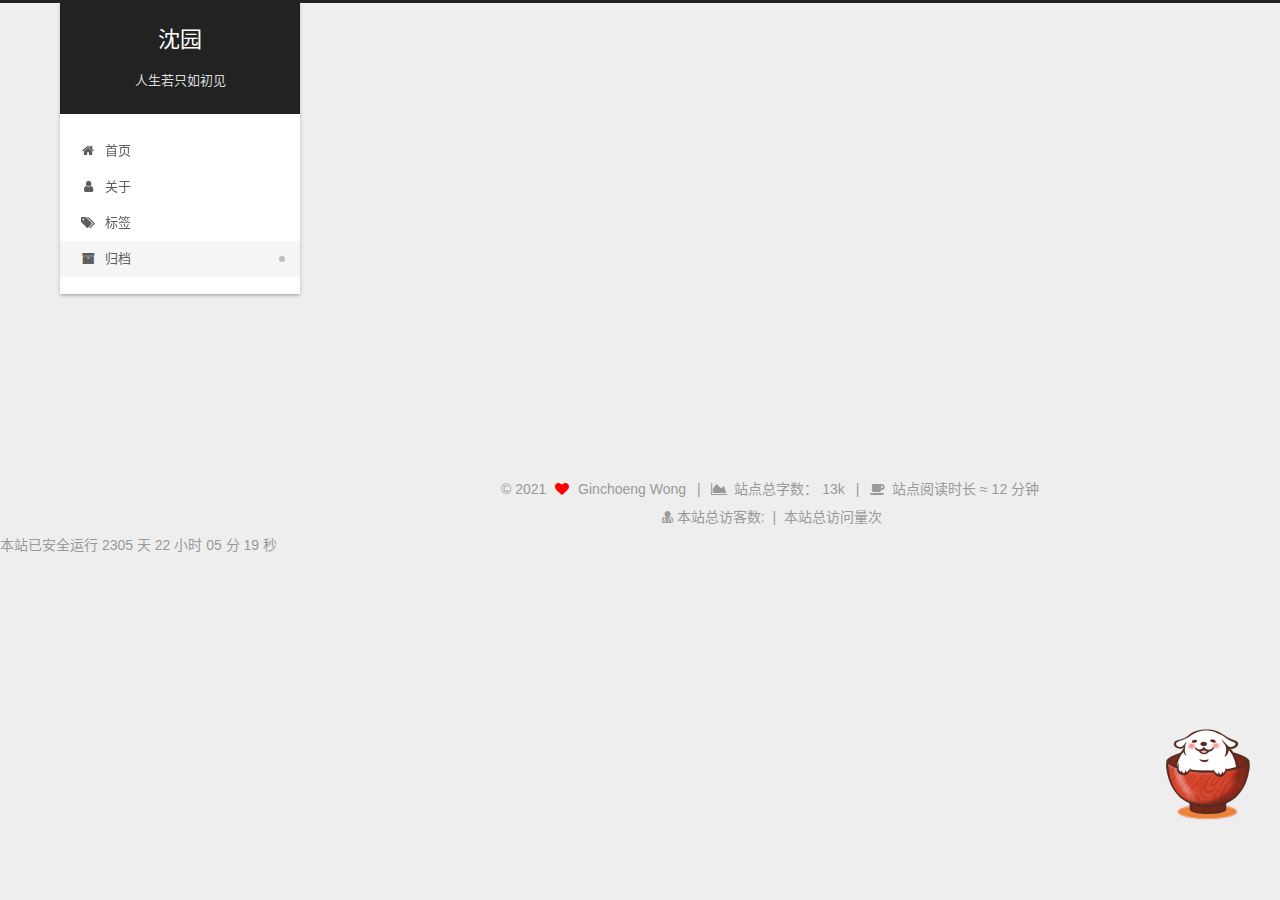
<file: archives/2020/04/index.html>
<!DOCTYPE html>
<html lang="zh-CN">
<head>
  <meta charset="UTF-8">
<meta name="viewport" content="width=device-width, initial-scale=1, maximum-scale=2">
<meta name="theme-color" content="#222">
<meta name="generator" content="Hexo 4.2.0">
  <link rel="apple-touch-icon" sizes="180x180" href="/images/apple-touch-icon-next.png">
  <link rel="icon" type="image/png" sizes="32x32" href="/images/favicon-32x32-next.png">
  <link rel="icon" type="image/png" sizes="16x16" href="/images/favicon-16x16-next.png">
  <link rel="mask-icon" href="/images/logo.svg" color="#222">

<link rel="stylesheet" href="/css/main.css">


<link rel="stylesheet" href="/lib/font-awesome/css/font-awesome.min.css">

<script id="hexo-configurations">
    var NexT = window.NexT || {};
    var CONFIG = {"hostname":"yoursite.com","root":"/","scheme":"Gemini","version":"7.7.2","exturl":false,"sidebar":{"position":"left","display":"post","padding":18,"offset":12,"onmobile":false},"copycode":{"enable":true,"show_result":true,"style":null},"back2top":{"enable":true,"sidebar":false,"scrollpercent":false},"bookmark":{"enable":false,"color":"#222","save":"auto"},"fancybox":false,"mediumzoom":false,"lazyload":false,"pangu":false,"comments":{"style":"tabs","active":null,"storage":true,"lazyload":false,"nav":null},"algolia":{"hits":{"per_page":10},"labels":{"input_placeholder":"Search for Posts","hits_empty":"We didn't find any results for the search: ${query}","hits_stats":"${hits} results found in ${time} ms"}},"localsearch":{"enable":false,"trigger":"auto","top_n_per_article":1,"unescape":false,"preload":false},"motion":{"enable":true,"async":false,"transition":{"post_block":"fadeIn","post_header":"slideDownIn","post_body":"slideDownIn","coll_header":"slideLeftIn","sidebar":"slideUpIn"}}};
  </script>

  <meta name="description" content="Always">
<meta property="og:type" content="website">
<meta property="og:title" content="沈园">
<meta property="og:url" content="http://yoursite.com/archives/2020/04/index.html">
<meta property="og:site_name" content="沈园">
<meta property="og:description" content="Always">
<meta property="og:locale" content="zh_CN">
<meta property="article:author" content="Ginchoeng Wong">
<meta name="twitter:card" content="summary">

<link rel="canonical" href="http://yoursite.com/archives/2020/04/">


<script id="page-configurations">
  // https://hexo.io/docs/variables.html
  CONFIG.page = {
    sidebar: "",
    isHome : false,
    isPost : false,
    lang   : 'zh-CN'
  };
</script>

  <title>归档 | 沈园</title>
  






  <noscript>
  <style>
  .use-motion .brand,
  .use-motion .menu-item,
  .sidebar-inner,
  .use-motion .post-block,
  .use-motion .pagination,
  .use-motion .comments,
  .use-motion .post-header,
  .use-motion .post-body,
  .use-motion .collection-header { opacity: initial; }

  .use-motion .site-title,
  .use-motion .site-subtitle {
    opacity: initial;
    top: initial;
  }

  .use-motion .logo-line-before i { left: initial; }
  .use-motion .logo-line-after i { right: initial; }
  </style>
</noscript>

</head>

<body itemscope itemtype="http://schema.org/WebPage">
  <div class="container use-motion">
    <div class="headband"></div>

    <header class="header" itemscope itemtype="http://schema.org/WPHeader">
      <div class="header-inner"><div class="site-brand-container">
  <div class="site-nav-toggle">
    <div class="toggle" aria-label="切换导航栏">
      <span class="toggle-line toggle-line-first"></span>
      <span class="toggle-line toggle-line-middle"></span>
      <span class="toggle-line toggle-line-last"></span>
    </div>
  </div>

  <div class="site-meta">

    <a href="/" class="brand" rel="start">
      <span class="logo-line-before"><i></i></span>
      <h1 class="site-title">沈园</h1>
      <span class="logo-line-after"><i></i></span>
    </a>
      <p class="site-subtitle" itemprop="description">人生若只如初见</p>
  </div>

  <div class="site-nav-right">
    <div class="toggle popup-trigger">
    </div>
  </div>
</div>




<nav class="site-nav">
  <ul id="menu" class="menu">
        <li class="menu-item menu-item-home">

    <a href="/" rel="section"><i class="fa fa-fw fa-home"></i>首页</a>

  </li>
        <li class="menu-item menu-item-about">

    <a href="/about/" rel="section"><i class="fa fa-fw fa-user"></i>关于</a>

  </li>
        <li class="menu-item menu-item-tags">

    <a href="/tags/" rel="section"><i class="fa fa-fw fa-tags"></i>标签</a>

  </li>
        <li class="menu-item menu-item-archives">

    <a href="/archives/" rel="section"><i class="fa fa-fw fa-archive"></i>归档</a>

  </li>
  </ul>
</nav>




</div>
    </header>

    
  <div class="back-to-top">
    <i class="fa fa-arrow-up"></i>
    <span>0%</span>
  </div>


    <main class="main">
      <div class="main-inner">
        <div class="content-wrap">
          

          <div class="content archive">
            

  
  
  
  <div class="post-block">
    <div class="posts-collapse">
      <div class="collection-title">
        <span class="collection-header">嗯..! 目前共计 4 篇日志。 继续努力。</span>
      </div>

      
    <div class="collection-year">
      <span class="collection-header">2020</span>
    </div>

  <article itemscope itemtype="http://schema.org/Article">
    <header class="post-header">

      <div class="post-meta">
        <time itemprop="dateCreated"
              datetime="2020-04-17T15:06:45+08:00"
              content="2020-04-17">
          04-17
        </time>
      </div>

      <div class="post-title">
          <a class="post-title-link" href="/2020/04/17/kali-installation/" itemprop="url">
            <span itemprop="name">MacOS：VMware Fusion 安装 kali</span>
          </a>
      </div>

    </header>
  </article>

  <article itemscope itemtype="http://schema.org/Article">
    <header class="post-header">

      <div class="post-meta">
        <time itemprop="dateCreated"
              datetime="2020-04-01T16:21:13+08:00"
              content="2020-04-01">
          04-01
        </time>
      </div>

      <div class="post-title">
          <a class="post-title-link" href="/2020/04/01/new%20post/" itemprop="url">
            <span itemprop="name">new post</span>
          </a>
      </div>

    </header>
  </article>


    </div>
  </div>
  
  
  

  



          </div>
          

<script>
  window.addEventListener('tabs:register', () => {
    let { activeClass } = CONFIG.comments;
    if (CONFIG.comments.storage) {
      activeClass = localStorage.getItem('comments_active') || activeClass;
    }
    if (activeClass) {
      let activeTab = document.querySelector(`a[href="#comment-${activeClass}"]`);
      if (activeTab) {
        activeTab.click();
      }
    }
  });
  if (CONFIG.comments.storage) {
    window.addEventListener('tabs:click', event => {
      if (!event.target.matches('.tabs-comment .tab-content .tab-pane')) return;
      let commentClass = event.target.classList[1];
      localStorage.setItem('comments_active', commentClass);
    });
  }
</script>

        </div>
          
  
  <div class="toggle sidebar-toggle">
    <span class="toggle-line toggle-line-first"></span>
    <span class="toggle-line toggle-line-middle"></span>
    <span class="toggle-line toggle-line-last"></span>
  </div>

  <aside class="sidebar">
    <div class="sidebar-inner">

      <ul class="sidebar-nav motion-element">
        <li class="sidebar-nav-toc">
          文章目录
        </li>
        <li class="sidebar-nav-overview">
          站点概览
        </li>
      </ul>

      <!--noindex-->
      <div class="post-toc-wrap sidebar-panel">
      </div>
      <!--/noindex-->

      <div class="site-overview-wrap sidebar-panel">
        <div class="site-author motion-element" itemprop="author" itemscope itemtype="http://schema.org/Person">
  <p class="site-author-name" itemprop="name">Ginchoeng Wong</p>
  <div class="site-description" itemprop="description">Always</div>
</div>
<div class="site-state-wrap motion-element">
  <nav class="site-state">
      <div class="site-state-item site-state-posts">
          <a href="/archives/">
        
          <span class="site-state-item-count">4</span>
          <span class="site-state-item-name">日志</span>
        </a>
      </div>
  </nav>
</div>



      </div>

    </div>
  </aside>
  <div id="sidebar-dimmer"></div>


      </div>
    </main>

    <footer class="footer">
      <div class="footer-inner">
        

        

<script async src="https://busuanzi.ibruce.info/busuanzi/2.3/busuanzi.pure.mini.js"></script>

<div class="copyright">
  
  &copy; 
  <span itemprop="copyrightYear">2021</span>
  <span class="with-love">
    <i class="fa fa-heart"></i>
  </span>
  <span class="author" itemprop="copyrightHolder">Ginchoeng Wong</span>
    <span class="post-meta-divider">|</span>
    <span class="post-meta-item-icon">
      <i class="fa fa-area-chart"></i>
    </span>
      <span class="post-meta-item-text">站点总字数：</span>
    <span title="站点总字数">13k</span>
    <span class="post-meta-divider">|</span>
    <span class="post-meta-item-icon">
      <i class="fa fa-coffee"></i>
    </span>
      <span class="post-meta-item-text">站点阅读时长 &asymp;</span>
    <span title="站点阅读时长">12 分钟</span>
</div>
  <div class="powered-by">
  </div>

<div class="powered-by">
  <i class="fa fa-user-md"></i>
  <span id="busuanzi_container_site_uv">
    本站总访客数:<span id="busuanzi_value_site_uv"></span>&nbsp;&nbsp;| 
  </span>
  <span id="busuanzi_container_site_pv">
      &nbsp;本站总访问量<span id="busuanzi_value_site_pv"></span>次
  </span>
  </div>
  </div>

<span id="timeDate">载入天数...</span><span id="times">载入时分秒...</span>
<script>
    var now = new Date(); 
    function createtime() { 
        var grt= new Date("03/31/2020 14:00:00");//此处修改你的建站时间或者网站上线时间 
        now.setTime(now.getTime()+250); 
        days = (now - grt ) / 1000 / 60 / 60 / 24; dnum = Math.floor(days); 
        hours = (now - grt ) / 1000 / 60 / 60 - (24 * dnum); hnum = Math.floor(hours); 
        if(String(hnum).length ==1 ){hnum = "0" + hnum;} minutes = (now - grt ) / 1000 /60 - (24 * 60 * dnum) - (60 * hnum); 
        mnum = Math.floor(minutes); if(String(mnum).length ==1 ){mnum = "0" + mnum;} 
        seconds = (now - grt ) / 1000 - (24 * 60 * 60 * dnum) - (60 * 60 * hnum) - (60 * mnum); 
        snum = Math.round(seconds); if(String(snum).length ==1 ){snum = "0" + snum;} 
        document.getElementById("timeDate").innerHTML = "本站已安全运行 "+dnum+" 天 "; 
        document.getElementById("times").innerHTML = hnum + " 小时 " + mnum + " 分 " + snum + " 秒"; 
    } 
setInterval("createtime()",250);
</script>

        








      </div>
    </footer>
  </div>

  
  <script src="/lib/anime.min.js"></script>
  <script src="/lib/velocity/velocity.min.js"></script>
  <script src="/lib/velocity/velocity.ui.min.js"></script>

<script src="/js/utils.js"></script>

<script src="/js/motion.js"></script>


<script src="/js/schemes/pisces.js"></script>


<script src="/js/next-boot.js"></script>




  















  

  

<script src="/live2dw/lib/L2Dwidget.min.js?094cbace49a39548bed64abff5988b05"></script><script>L2Dwidget.init({"model":{"jsonPath":"/live2dw/assets/wanko.model.json"},"display":{"position":"right","width":150,"height":300},"mobile":{"show":true},"log":false,"pluginJsPath":"lib/","pluginModelPath":"assets/","pluginRootPath":"live2dw/","tagMode":false});</script></body>
</html>

<!-- 页面点击小红心 -->
<script type="text/javascript" src="/js/love.js"></script>
</file>
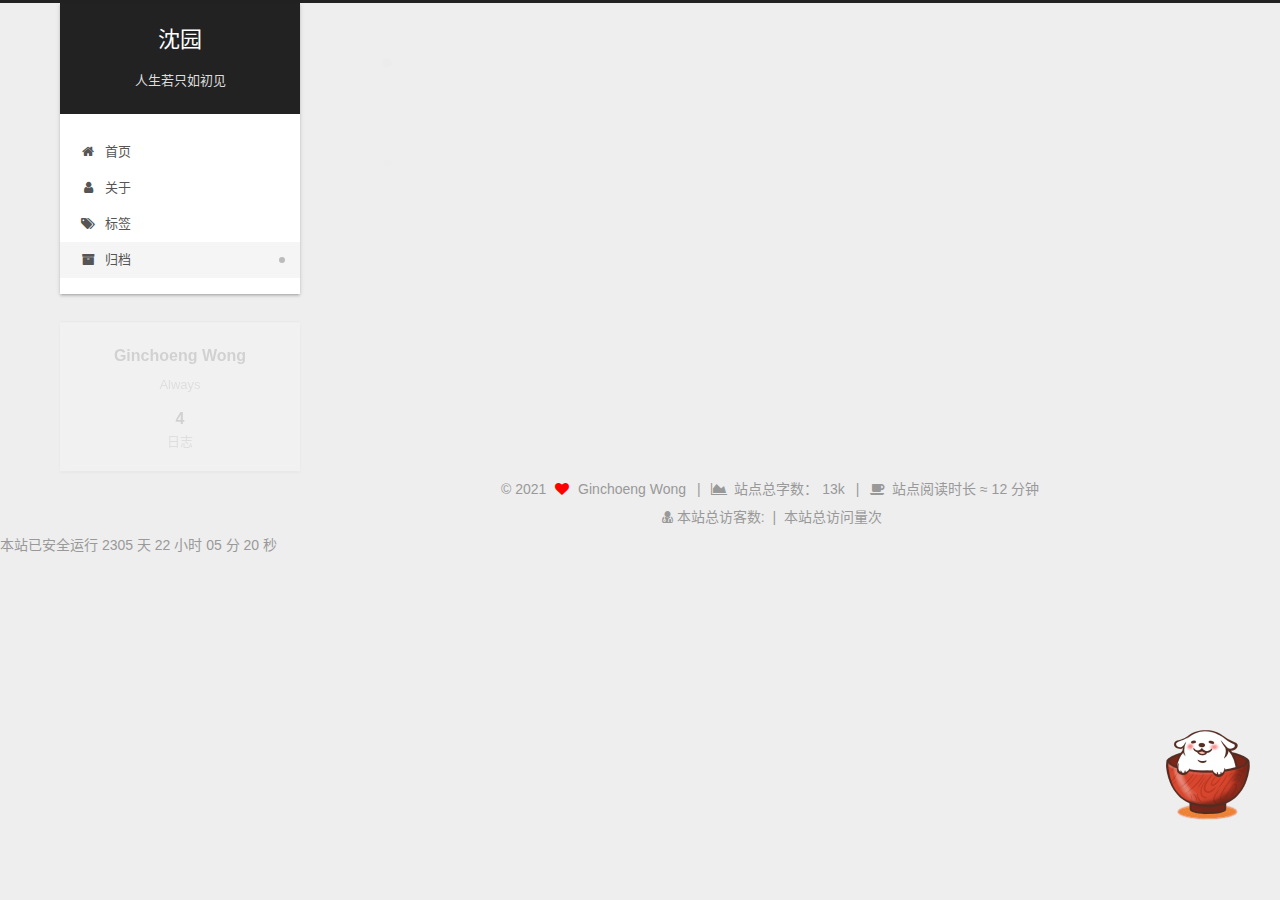
<file: archives/2020/06/index.html>
<!DOCTYPE html>
<html lang="zh-CN">
<head>
  <meta charset="UTF-8">
<meta name="viewport" content="width=device-width, initial-scale=1, maximum-scale=2">
<meta name="theme-color" content="#222">
<meta name="generator" content="Hexo 4.2.0">
  <link rel="apple-touch-icon" sizes="180x180" href="/images/apple-touch-icon-next.png">
  <link rel="icon" type="image/png" sizes="32x32" href="/images/favicon-32x32-next.png">
  <link rel="icon" type="image/png" sizes="16x16" href="/images/favicon-16x16-next.png">
  <link rel="mask-icon" href="/images/logo.svg" color="#222">

<link rel="stylesheet" href="/css/main.css">


<link rel="stylesheet" href="/lib/font-awesome/css/font-awesome.min.css">

<script id="hexo-configurations">
    var NexT = window.NexT || {};
    var CONFIG = {"hostname":"yoursite.com","root":"/","scheme":"Gemini","version":"7.7.2","exturl":false,"sidebar":{"position":"left","display":"post","padding":18,"offset":12,"onmobile":false},"copycode":{"enable":true,"show_result":true,"style":null},"back2top":{"enable":true,"sidebar":false,"scrollpercent":false},"bookmark":{"enable":false,"color":"#222","save":"auto"},"fancybox":false,"mediumzoom":false,"lazyload":false,"pangu":false,"comments":{"style":"tabs","active":null,"storage":true,"lazyload":false,"nav":null},"algolia":{"hits":{"per_page":10},"labels":{"input_placeholder":"Search for Posts","hits_empty":"We didn't find any results for the search: ${query}","hits_stats":"${hits} results found in ${time} ms"}},"localsearch":{"enable":false,"trigger":"auto","top_n_per_article":1,"unescape":false,"preload":false},"motion":{"enable":true,"async":false,"transition":{"post_block":"fadeIn","post_header":"slideDownIn","post_body":"slideDownIn","coll_header":"slideLeftIn","sidebar":"slideUpIn"}}};
  </script>

  <meta name="description" content="Always">
<meta property="og:type" content="website">
<meta property="og:title" content="沈园">
<meta property="og:url" content="http://yoursite.com/archives/2020/06/index.html">
<meta property="og:site_name" content="沈园">
<meta property="og:description" content="Always">
<meta property="og:locale" content="zh_CN">
<meta property="article:author" content="Ginchoeng Wong">
<meta name="twitter:card" content="summary">

<link rel="canonical" href="http://yoursite.com/archives/2020/06/">


<script id="page-configurations">
  // https://hexo.io/docs/variables.html
  CONFIG.page = {
    sidebar: "",
    isHome : false,
    isPost : false,
    lang   : 'zh-CN'
  };
</script>

  <title>归档 | 沈园</title>
  






  <noscript>
  <style>
  .use-motion .brand,
  .use-motion .menu-item,
  .sidebar-inner,
  .use-motion .post-block,
  .use-motion .pagination,
  .use-motion .comments,
  .use-motion .post-header,
  .use-motion .post-body,
  .use-motion .collection-header { opacity: initial; }

  .use-motion .site-title,
  .use-motion .site-subtitle {
    opacity: initial;
    top: initial;
  }

  .use-motion .logo-line-before i { left: initial; }
  .use-motion .logo-line-after i { right: initial; }
  </style>
</noscript>

</head>

<body itemscope itemtype="http://schema.org/WebPage">
  <div class="container use-motion">
    <div class="headband"></div>

    <header class="header" itemscope itemtype="http://schema.org/WPHeader">
      <div class="header-inner"><div class="site-brand-container">
  <div class="site-nav-toggle">
    <div class="toggle" aria-label="切换导航栏">
      <span class="toggle-line toggle-line-first"></span>
      <span class="toggle-line toggle-line-middle"></span>
      <span class="toggle-line toggle-line-last"></span>
    </div>
  </div>

  <div class="site-meta">

    <a href="/" class="brand" rel="start">
      <span class="logo-line-before"><i></i></span>
      <h1 class="site-title">沈园</h1>
      <span class="logo-line-after"><i></i></span>
    </a>
      <p class="site-subtitle" itemprop="description">人生若只如初见</p>
  </div>

  <div class="site-nav-right">
    <div class="toggle popup-trigger">
    </div>
  </div>
</div>




<nav class="site-nav">
  <ul id="menu" class="menu">
        <li class="menu-item menu-item-home">

    <a href="/" rel="section"><i class="fa fa-fw fa-home"></i>首页</a>

  </li>
        <li class="menu-item menu-item-about">

    <a href="/about/" rel="section"><i class="fa fa-fw fa-user"></i>关于</a>

  </li>
        <li class="menu-item menu-item-tags">

    <a href="/tags/" rel="section"><i class="fa fa-fw fa-tags"></i>标签</a>

  </li>
        <li class="menu-item menu-item-archives">

    <a href="/archives/" rel="section"><i class="fa fa-fw fa-archive"></i>归档</a>

  </li>
  </ul>
</nav>




</div>
    </header>

    
  <div class="back-to-top">
    <i class="fa fa-arrow-up"></i>
    <span>0%</span>
  </div>


    <main class="main">
      <div class="main-inner">
        <div class="content-wrap">
          

          <div class="content archive">
            

  
  
  
  <div class="post-block">
    <div class="posts-collapse">
      <div class="collection-title">
        <span class="collection-header">嗯..! 目前共计 4 篇日志。 继续努力。</span>
      </div>

      
    <div class="collection-year">
      <span class="collection-header">2020</span>
    </div>

  <article itemscope itemtype="http://schema.org/Article">
    <header class="post-header">

      <div class="post-meta">
        <time itemprop="dateCreated"
              datetime="2020-06-28T17:36:25+08:00"
              content="2020-06-28">
          06-28
        </time>
      </div>

      <div class="post-title">
          <a class="post-title-link" href="/2020/06/28/AI-fundamental/" itemprop="url">
            <span itemprop="name">AI-fundamental</span>
          </a>
      </div>

    </header>
  </article>


    </div>
  </div>
  
  
  

  



          </div>
          

<script>
  window.addEventListener('tabs:register', () => {
    let { activeClass } = CONFIG.comments;
    if (CONFIG.comments.storage) {
      activeClass = localStorage.getItem('comments_active') || activeClass;
    }
    if (activeClass) {
      let activeTab = document.querySelector(`a[href="#comment-${activeClass}"]`);
      if (activeTab) {
        activeTab.click();
      }
    }
  });
  if (CONFIG.comments.storage) {
    window.addEventListener('tabs:click', event => {
      if (!event.target.matches('.tabs-comment .tab-content .tab-pane')) return;
      let commentClass = event.target.classList[1];
      localStorage.setItem('comments_active', commentClass);
    });
  }
</script>

        </div>
          
  
  <div class="toggle sidebar-toggle">
    <span class="toggle-line toggle-line-first"></span>
    <span class="toggle-line toggle-line-middle"></span>
    <span class="toggle-line toggle-line-last"></span>
  </div>

  <aside class="sidebar">
    <div class="sidebar-inner">

      <ul class="sidebar-nav motion-element">
        <li class="sidebar-nav-toc">
          文章目录
        </li>
        <li class="sidebar-nav-overview">
          站点概览
        </li>
      </ul>

      <!--noindex-->
      <div class="post-toc-wrap sidebar-panel">
      </div>
      <!--/noindex-->

      <div class="site-overview-wrap sidebar-panel">
        <div class="site-author motion-element" itemprop="author" itemscope itemtype="http://schema.org/Person">
  <p class="site-author-name" itemprop="name">Ginchoeng Wong</p>
  <div class="site-description" itemprop="description">Always</div>
</div>
<div class="site-state-wrap motion-element">
  <nav class="site-state">
      <div class="site-state-item site-state-posts">
          <a href="/archives/">
        
          <span class="site-state-item-count">4</span>
          <span class="site-state-item-name">日志</span>
        </a>
      </div>
  </nav>
</div>



      </div>

    </div>
  </aside>
  <div id="sidebar-dimmer"></div>


      </div>
    </main>

    <footer class="footer">
      <div class="footer-inner">
        

        

<script async src="https://busuanzi.ibruce.info/busuanzi/2.3/busuanzi.pure.mini.js"></script>

<div class="copyright">
  
  &copy; 
  <span itemprop="copyrightYear">2021</span>
  <span class="with-love">
    <i class="fa fa-heart"></i>
  </span>
  <span class="author" itemprop="copyrightHolder">Ginchoeng Wong</span>
    <span class="post-meta-divider">|</span>
    <span class="post-meta-item-icon">
      <i class="fa fa-area-chart"></i>
    </span>
      <span class="post-meta-item-text">站点总字数：</span>
    <span title="站点总字数">13k</span>
    <span class="post-meta-divider">|</span>
    <span class="post-meta-item-icon">
      <i class="fa fa-coffee"></i>
    </span>
      <span class="post-meta-item-text">站点阅读时长 &asymp;</span>
    <span title="站点阅读时长">12 分钟</span>
</div>
  <div class="powered-by">
  </div>

<div class="powered-by">
  <i class="fa fa-user-md"></i>
  <span id="busuanzi_container_site_uv">
    本站总访客数:<span id="busuanzi_value_site_uv"></span>&nbsp;&nbsp;| 
  </span>
  <span id="busuanzi_container_site_pv">
      &nbsp;本站总访问量<span id="busuanzi_value_site_pv"></span>次
  </span>
  </div>
  </div>

<span id="timeDate">载入天数...</span><span id="times">载入时分秒...</span>
<script>
    var now = new Date(); 
    function createtime() { 
        var grt= new Date("03/31/2020 14:00:00");//此处修改你的建站时间或者网站上线时间 
        now.setTime(now.getTime()+250); 
        days = (now - grt ) / 1000 / 60 / 60 / 24; dnum = Math.floor(days); 
        hours = (now - grt ) / 1000 / 60 / 60 - (24 * dnum); hnum = Math.floor(hours); 
        if(String(hnum).length ==1 ){hnum = "0" + hnum;} minutes = (now - grt ) / 1000 /60 - (24 * 60 * dnum) - (60 * hnum); 
        mnum = Math.floor(minutes); if(String(mnum).length ==1 ){mnum = "0" + mnum;} 
        seconds = (now - grt ) / 1000 - (24 * 60 * 60 * dnum) - (60 * 60 * hnum) - (60 * mnum); 
        snum = Math.round(seconds); if(String(snum).length ==1 ){snum = "0" + snum;} 
        document.getElementById("timeDate").innerHTML = "本站已安全运行 "+dnum+" 天 "; 
        document.getElementById("times").innerHTML = hnum + " 小时 " + mnum + " 分 " + snum + " 秒"; 
    } 
setInterval("createtime()",250);
</script>

        








      </div>
    </footer>
  </div>

  
  <script src="/lib/anime.min.js"></script>
  <script src="/lib/velocity/velocity.min.js"></script>
  <script src="/lib/velocity/velocity.ui.min.js"></script>

<script src="/js/utils.js"></script>

<script src="/js/motion.js"></script>


<script src="/js/schemes/pisces.js"></script>


<script src="/js/next-boot.js"></script>




  















  

  

<script src="/live2dw/lib/L2Dwidget.min.js?094cbace49a39548bed64abff5988b05"></script><script>L2Dwidget.init({"model":{"jsonPath":"/live2dw/assets/wanko.model.json"},"display":{"position":"right","width":150,"height":300},"mobile":{"show":true},"log":false,"pluginJsPath":"lib/","pluginModelPath":"assets/","pluginRootPath":"live2dw/","tagMode":false});</script></body>
</html>

<!-- 页面点击小红心 -->
<script type="text/javascript" src="/js/love.js"></script>
</file>
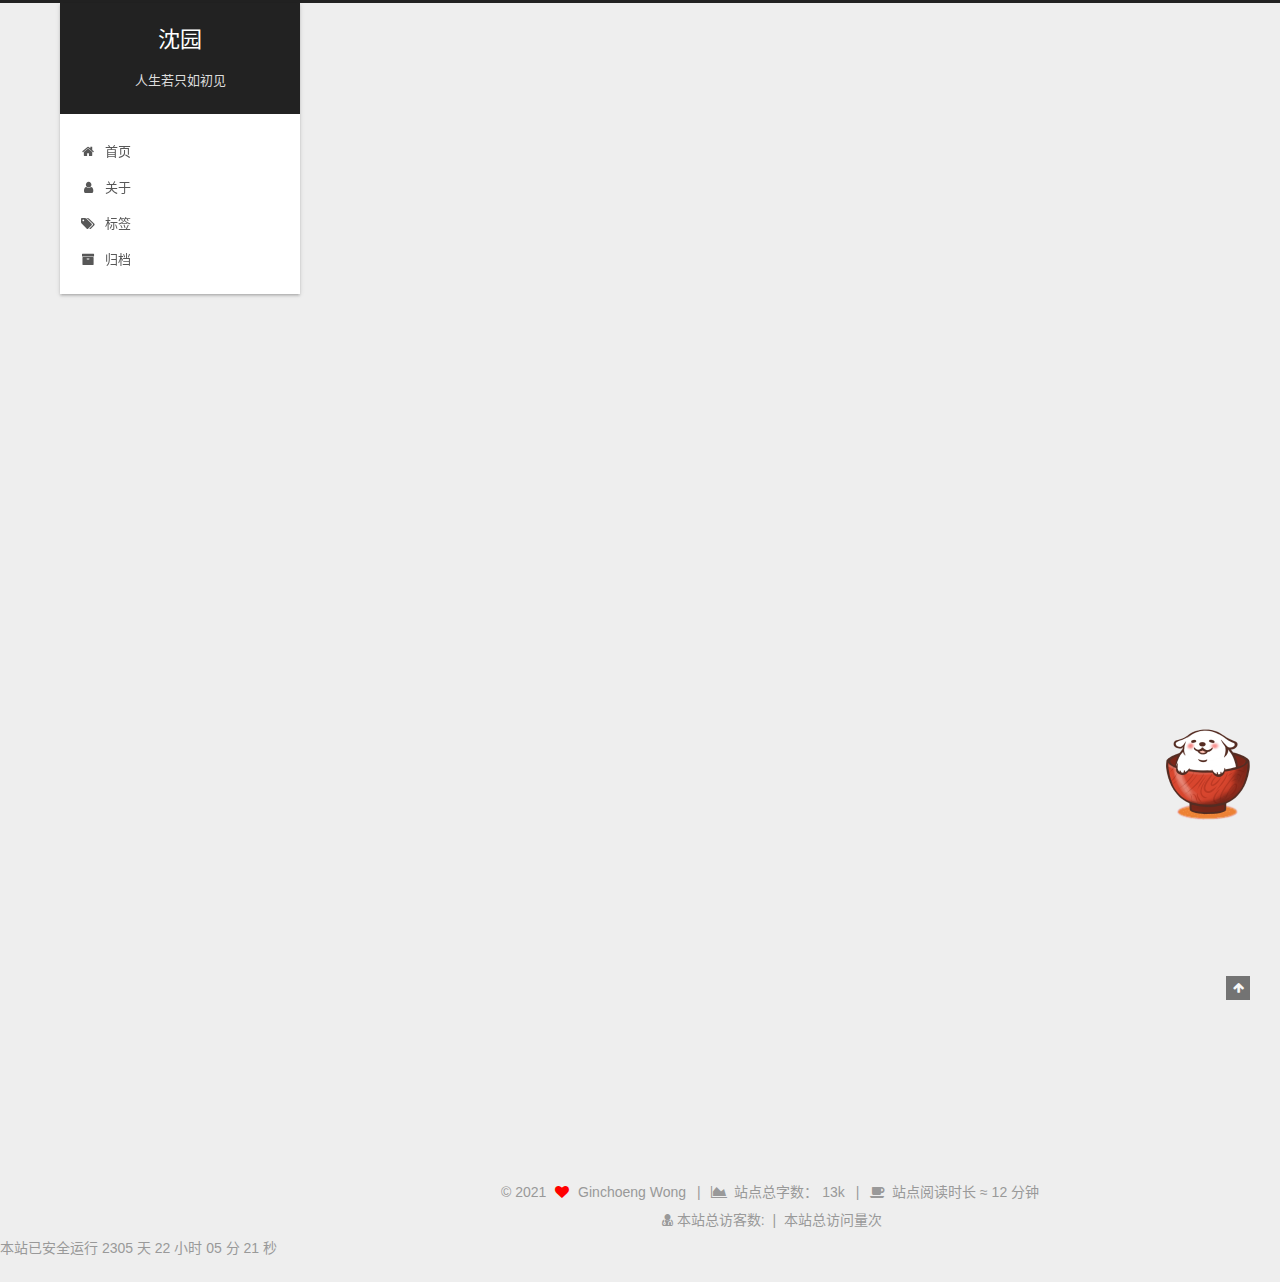
<file: 2020/03/31/hello-world/index.html>
<!DOCTYPE html>
<html lang="zh-CN">
<head>
  <meta charset="UTF-8">
<meta name="viewport" content="width=device-width, initial-scale=1, maximum-scale=2">
<meta name="theme-color" content="#222">
<meta name="generator" content="Hexo 4.2.0">
  <link rel="apple-touch-icon" sizes="180x180" href="/images/apple-touch-icon-next.png">
  <link rel="icon" type="image/png" sizes="32x32" href="/images/favicon-32x32-next.png">
  <link rel="icon" type="image/png" sizes="16x16" href="/images/favicon-16x16-next.png">
  <link rel="mask-icon" href="/images/logo.svg" color="#222">

<link rel="stylesheet" href="/css/main.css">


<link rel="stylesheet" href="/lib/font-awesome/css/font-awesome.min.css">

<script id="hexo-configurations">
    var NexT = window.NexT || {};
    var CONFIG = {"hostname":"yoursite.com","root":"/","scheme":"Gemini","version":"7.7.2","exturl":false,"sidebar":{"position":"left","display":"post","padding":18,"offset":12,"onmobile":false},"copycode":{"enable":true,"show_result":true,"style":null},"back2top":{"enable":true,"sidebar":false,"scrollpercent":false},"bookmark":{"enable":false,"color":"#222","save":"auto"},"fancybox":false,"mediumzoom":false,"lazyload":false,"pangu":false,"comments":{"style":"tabs","active":null,"storage":true,"lazyload":false,"nav":null},"algolia":{"hits":{"per_page":10},"labels":{"input_placeholder":"Search for Posts","hits_empty":"We didn't find any results for the search: ${query}","hits_stats":"${hits} results found in ${time} ms"}},"localsearch":{"enable":false,"trigger":"auto","top_n_per_article":1,"unescape":false,"preload":false},"motion":{"enable":true,"async":false,"transition":{"post_block":"fadeIn","post_header":"slideDownIn","post_body":"slideDownIn","coll_header":"slideLeftIn","sidebar":"slideUpIn"}}};
  </script>

  <meta name="description" content="Welcome to Hexo! This is your very first post. Check documentation for more info. If you get any problems when using Hexo, you can find the answer in troubleshooting or you can ask me on GitHub. Quick">
<meta property="og:type" content="article">
<meta property="og:title" content="Hello World">
<meta property="og:url" content="http://yoursite.com/2020/03/31/hello-world/index.html">
<meta property="og:site_name" content="沈园">
<meta property="og:description" content="Welcome to Hexo! This is your very first post. Check documentation for more info. If you get any problems when using Hexo, you can find the answer in troubleshooting or you can ask me on GitHub. Quick">
<meta property="og:locale" content="zh_CN">
<meta property="article:published_time" content="2020-03-31T05:29:52.994Z">
<meta property="article:modified_time" content="2020-03-31T05:29:52.994Z">
<meta property="article:author" content="Ginchoeng Wong">
<meta name="twitter:card" content="summary">

<link rel="canonical" href="http://yoursite.com/2020/03/31/hello-world/">


<script id="page-configurations">
  // https://hexo.io/docs/variables.html
  CONFIG.page = {
    sidebar: "",
    isHome : false,
    isPost : true,
    lang   : 'zh-CN'
  };
</script>

  <title>Hello World | 沈园</title>
  






  <noscript>
  <style>
  .use-motion .brand,
  .use-motion .menu-item,
  .sidebar-inner,
  .use-motion .post-block,
  .use-motion .pagination,
  .use-motion .comments,
  .use-motion .post-header,
  .use-motion .post-body,
  .use-motion .collection-header { opacity: initial; }

  .use-motion .site-title,
  .use-motion .site-subtitle {
    opacity: initial;
    top: initial;
  }

  .use-motion .logo-line-before i { left: initial; }
  .use-motion .logo-line-after i { right: initial; }
  </style>
</noscript>

</head>

<body itemscope itemtype="http://schema.org/WebPage">
  <div class="container use-motion">
    <div class="headband"></div>

    <header class="header" itemscope itemtype="http://schema.org/WPHeader">
      <div class="header-inner"><div class="site-brand-container">
  <div class="site-nav-toggle">
    <div class="toggle" aria-label="切换导航栏">
      <span class="toggle-line toggle-line-first"></span>
      <span class="toggle-line toggle-line-middle"></span>
      <span class="toggle-line toggle-line-last"></span>
    </div>
  </div>

  <div class="site-meta">

    <a href="/" class="brand" rel="start">
      <span class="logo-line-before"><i></i></span>
      <h1 class="site-title">沈园</h1>
      <span class="logo-line-after"><i></i></span>
    </a>
      <p class="site-subtitle" itemprop="description">人生若只如初见</p>
  </div>

  <div class="site-nav-right">
    <div class="toggle popup-trigger">
    </div>
  </div>
</div>




<nav class="site-nav">
  <ul id="menu" class="menu">
        <li class="menu-item menu-item-home">

    <a href="/" rel="section"><i class="fa fa-fw fa-home"></i>首页</a>

  </li>
        <li class="menu-item menu-item-about">

    <a href="/about/" rel="section"><i class="fa fa-fw fa-user"></i>关于</a>

  </li>
        <li class="menu-item menu-item-tags">

    <a href="/tags/" rel="section"><i class="fa fa-fw fa-tags"></i>标签</a>

  </li>
        <li class="menu-item menu-item-archives">

    <a href="/archives/" rel="section"><i class="fa fa-fw fa-archive"></i>归档</a>

  </li>
  </ul>
</nav>




</div>
    </header>

    
  <div class="back-to-top">
    <i class="fa fa-arrow-up"></i>
    <span>0%</span>
  </div>


    <main class="main">
      <div class="main-inner">
        <div class="content-wrap">
          

          <div class="content post posts-expand">
            

    
  
  
  <article itemscope itemtype="http://schema.org/Article" class="post-block" lang="zh-CN">
    <link itemprop="mainEntityOfPage" href="http://yoursite.com/2020/03/31/hello-world/">

    <span hidden itemprop="author" itemscope itemtype="http://schema.org/Person">
      <meta itemprop="image" content="/images/avatar.gif">
      <meta itemprop="name" content="Ginchoeng Wong">
      <meta itemprop="description" content="Always">
    </span>

    <span hidden itemprop="publisher" itemscope itemtype="http://schema.org/Organization">
      <meta itemprop="name" content="沈园">
    </span>
      <header class="post-header">
        <h1 class="post-title" itemprop="name headline">
          Hello World
        </h1>

        <div class="post-meta">
            <span class="post-meta-item">
              <span class="post-meta-item-icon">
                <i class="fa fa-calendar-o"></i>
              </span>
              <span class="post-meta-item-text">发表于</span>

              <time title="创建时间：2020-03-31 13:29:52" itemprop="dateCreated datePublished" datetime="2020-03-31T13:29:52+08:00">2020-03-31</time>
            </span>

          <br>
            <span class="post-meta-item" title="本文字数">
              <span class="post-meta-item-icon">
                <i class="fa fa-file-word-o"></i>
              </span>
                <span class="post-meta-item-text">本文字数：</span>
              <span>357</span>
            </span>
            <span class="post-meta-item" title="阅读时长">
              <span class="post-meta-item-icon">
                <i class="fa fa-clock-o"></i>
              </span>
                <span class="post-meta-item-text">阅读时长 &asymp;</span>
              <span>1 分钟</span>
            </span>

        </div>
      </header>

    
    
    
    <div class="post-body" itemprop="articleBody">

      
        <p>Welcome to <a href="https://hexo.io/" target="_blank" rel="noopener">Hexo</a>! This is your very first post. Check <a href="https://hexo.io/docs/" target="_blank" rel="noopener">documentation</a> for more info. If you get any problems when using Hexo, you can find the answer in <a href="https://hexo.io/docs/troubleshooting.html" target="_blank" rel="noopener">troubleshooting</a> or you can ask me on <a href="https://github.com/hexojs/hexo/issues" target="_blank" rel="noopener">GitHub</a>.</p>
<h2 id="Quick-Start"><a href="#Quick-Start" class="headerlink" title="Quick Start"></a>Quick Start</h2><h3 id="Create-a-new-post"><a href="#Create-a-new-post" class="headerlink" title="Create a new post"></a>Create a new post</h3><figure class="highlight bash"><table><tr><td class="gutter"><pre><span class="line">1</span><br></pre></td><td class="code"><pre><span class="line">$ hexo new <span class="string">"My New Post"</span></span><br></pre></td></tr></table></figure>

<p>More info: <a href="https://hexo.io/docs/writing.html" target="_blank" rel="noopener">Writing</a></p>
<h3 id="Run-server"><a href="#Run-server" class="headerlink" title="Run server"></a>Run server</h3><figure class="highlight bash"><table><tr><td class="gutter"><pre><span class="line">1</span><br></pre></td><td class="code"><pre><span class="line">$ hexo server</span><br></pre></td></tr></table></figure>

<p>More info: <a href="https://hexo.io/docs/server.html" target="_blank" rel="noopener">Server</a></p>
<h3 id="Generate-static-files"><a href="#Generate-static-files" class="headerlink" title="Generate static files"></a>Generate static files</h3><figure class="highlight bash"><table><tr><td class="gutter"><pre><span class="line">1</span><br></pre></td><td class="code"><pre><span class="line">$ hexo generate</span><br></pre></td></tr></table></figure>

<p>More info: <a href="https://hexo.io/docs/generating.html" target="_blank" rel="noopener">Generating</a></p>
<h3 id="Deploy-to-remote-sites"><a href="#Deploy-to-remote-sites" class="headerlink" title="Deploy to remote sites"></a>Deploy to remote sites</h3><figure class="highlight bash"><table><tr><td class="gutter"><pre><span class="line">1</span><br></pre></td><td class="code"><pre><span class="line">$ hexo deploy</span><br></pre></td></tr></table></figure>

<p>More info: <a href="https://hexo.io/docs/one-command-deployment.html" target="_blank" rel="noopener">Deployment</a></p>

    </div>

    
    
    

      <footer class="post-footer">

        


        
    <div class="post-nav">
      <div class="post-nav-item"></div>
      <div class="post-nav-item">
    <a href="/2020/04/01/new%20post/" rel="next" title="new post">
      new post <i class="fa fa-chevron-right"></i>
    </a></div>
    </div>
      </footer>
    
  </article>
  
  
  



          </div>
          

<script>
  window.addEventListener('tabs:register', () => {
    let { activeClass } = CONFIG.comments;
    if (CONFIG.comments.storage) {
      activeClass = localStorage.getItem('comments_active') || activeClass;
    }
    if (activeClass) {
      let activeTab = document.querySelector(`a[href="#comment-${activeClass}"]`);
      if (activeTab) {
        activeTab.click();
      }
    }
  });
  if (CONFIG.comments.storage) {
    window.addEventListener('tabs:click', event => {
      if (!event.target.matches('.tabs-comment .tab-content .tab-pane')) return;
      let commentClass = event.target.classList[1];
      localStorage.setItem('comments_active', commentClass);
    });
  }
</script>

        </div>
          
  
  <div class="toggle sidebar-toggle">
    <span class="toggle-line toggle-line-first"></span>
    <span class="toggle-line toggle-line-middle"></span>
    <span class="toggle-line toggle-line-last"></span>
  </div>

  <aside class="sidebar">
    <div class="sidebar-inner">

      <ul class="sidebar-nav motion-element">
        <li class="sidebar-nav-toc">
          文章目录
        </li>
        <li class="sidebar-nav-overview">
          站点概览
        </li>
      </ul>

      <!--noindex-->
      <div class="post-toc-wrap sidebar-panel">
          <div class="post-toc motion-element"><ol class="nav"><li class="nav-item nav-level-2"><a class="nav-link" href="#Quick-Start"><span class="nav-number">1.</span> <span class="nav-text">Quick Start</span></a><ol class="nav-child"><li class="nav-item nav-level-3"><a class="nav-link" href="#Create-a-new-post"><span class="nav-number">1.1.</span> <span class="nav-text">Create a new post</span></a></li><li class="nav-item nav-level-3"><a class="nav-link" href="#Run-server"><span class="nav-number">1.2.</span> <span class="nav-text">Run server</span></a></li><li class="nav-item nav-level-3"><a class="nav-link" href="#Generate-static-files"><span class="nav-number">1.3.</span> <span class="nav-text">Generate static files</span></a></li><li class="nav-item nav-level-3"><a class="nav-link" href="#Deploy-to-remote-sites"><span class="nav-number">1.4.</span> <span class="nav-text">Deploy to remote sites</span></a></li></ol></li></ol></div>
      </div>
      <!--/noindex-->

      <div class="site-overview-wrap sidebar-panel">
        <div class="site-author motion-element" itemprop="author" itemscope itemtype="http://schema.org/Person">
  <p class="site-author-name" itemprop="name">Ginchoeng Wong</p>
  <div class="site-description" itemprop="description">Always</div>
</div>
<div class="site-state-wrap motion-element">
  <nav class="site-state">
      <div class="site-state-item site-state-posts">
          <a href="/archives/">
        
          <span class="site-state-item-count">4</span>
          <span class="site-state-item-name">日志</span>
        </a>
      </div>
  </nav>
</div>



      </div>

    </div>
  </aside>
  <div id="sidebar-dimmer"></div>


      </div>
    </main>

    <footer class="footer">
      <div class="footer-inner">
        

        

<script async src="https://busuanzi.ibruce.info/busuanzi/2.3/busuanzi.pure.mini.js"></script>

<div class="copyright">
  
  &copy; 
  <span itemprop="copyrightYear">2021</span>
  <span class="with-love">
    <i class="fa fa-heart"></i>
  </span>
  <span class="author" itemprop="copyrightHolder">Ginchoeng Wong</span>
    <span class="post-meta-divider">|</span>
    <span class="post-meta-item-icon">
      <i class="fa fa-area-chart"></i>
    </span>
      <span class="post-meta-item-text">站点总字数：</span>
    <span title="站点总字数">13k</span>
    <span class="post-meta-divider">|</span>
    <span class="post-meta-item-icon">
      <i class="fa fa-coffee"></i>
    </span>
      <span class="post-meta-item-text">站点阅读时长 &asymp;</span>
    <span title="站点阅读时长">12 分钟</span>
</div>
  <div class="powered-by">
  </div>

<div class="powered-by">
  <i class="fa fa-user-md"></i>
  <span id="busuanzi_container_site_uv">
    本站总访客数:<span id="busuanzi_value_site_uv"></span>&nbsp;&nbsp;| 
  </span>
  <span id="busuanzi_container_site_pv">
      &nbsp;本站总访问量<span id="busuanzi_value_site_pv"></span>次
  </span>
  </div>
  </div>

<span id="timeDate">载入天数...</span><span id="times">载入时分秒...</span>
<script>
    var now = new Date(); 
    function createtime() { 
        var grt= new Date("03/31/2020 14:00:00");//此处修改你的建站时间或者网站上线时间 
        now.setTime(now.getTime()+250); 
        days = (now - grt ) / 1000 / 60 / 60 / 24; dnum = Math.floor(days); 
        hours = (now - grt ) / 1000 / 60 / 60 - (24 * dnum); hnum = Math.floor(hours); 
        if(String(hnum).length ==1 ){hnum = "0" + hnum;} minutes = (now - grt ) / 1000 /60 - (24 * 60 * dnum) - (60 * hnum); 
        mnum = Math.floor(minutes); if(String(mnum).length ==1 ){mnum = "0" + mnum;} 
        seconds = (now - grt ) / 1000 - (24 * 60 * 60 * dnum) - (60 * 60 * hnum) - (60 * mnum); 
        snum = Math.round(seconds); if(String(snum).length ==1 ){snum = "0" + snum;} 
        document.getElementById("timeDate").innerHTML = "本站已安全运行 "+dnum+" 天 "; 
        document.getElementById("times").innerHTML = hnum + " 小时 " + mnum + " 分 " + snum + " 秒"; 
    } 
setInterval("createtime()",250);
</script>

        








      </div>
    </footer>
  </div>

  
  <script src="/lib/anime.min.js"></script>
  <script src="/lib/velocity/velocity.min.js"></script>
  <script src="/lib/velocity/velocity.ui.min.js"></script>

<script src="/js/utils.js"></script>

<script src="/js/motion.js"></script>


<script src="/js/schemes/pisces.js"></script>


<script src="/js/next-boot.js"></script>




  















  

  

<script src="/live2dw/lib/L2Dwidget.min.js?094cbace49a39548bed64abff5988b05"></script><script>L2Dwidget.init({"model":{"jsonPath":"/live2dw/assets/wanko.model.json"},"display":{"position":"right","width":150,"height":300},"mobile":{"show":true},"log":false,"pluginJsPath":"lib/","pluginModelPath":"assets/","pluginRootPath":"live2dw/","tagMode":false});</script></body>
</html>

<!-- 页面点击小红心 -->
<script type="text/javascript" src="/js/love.js"></script>
</file>
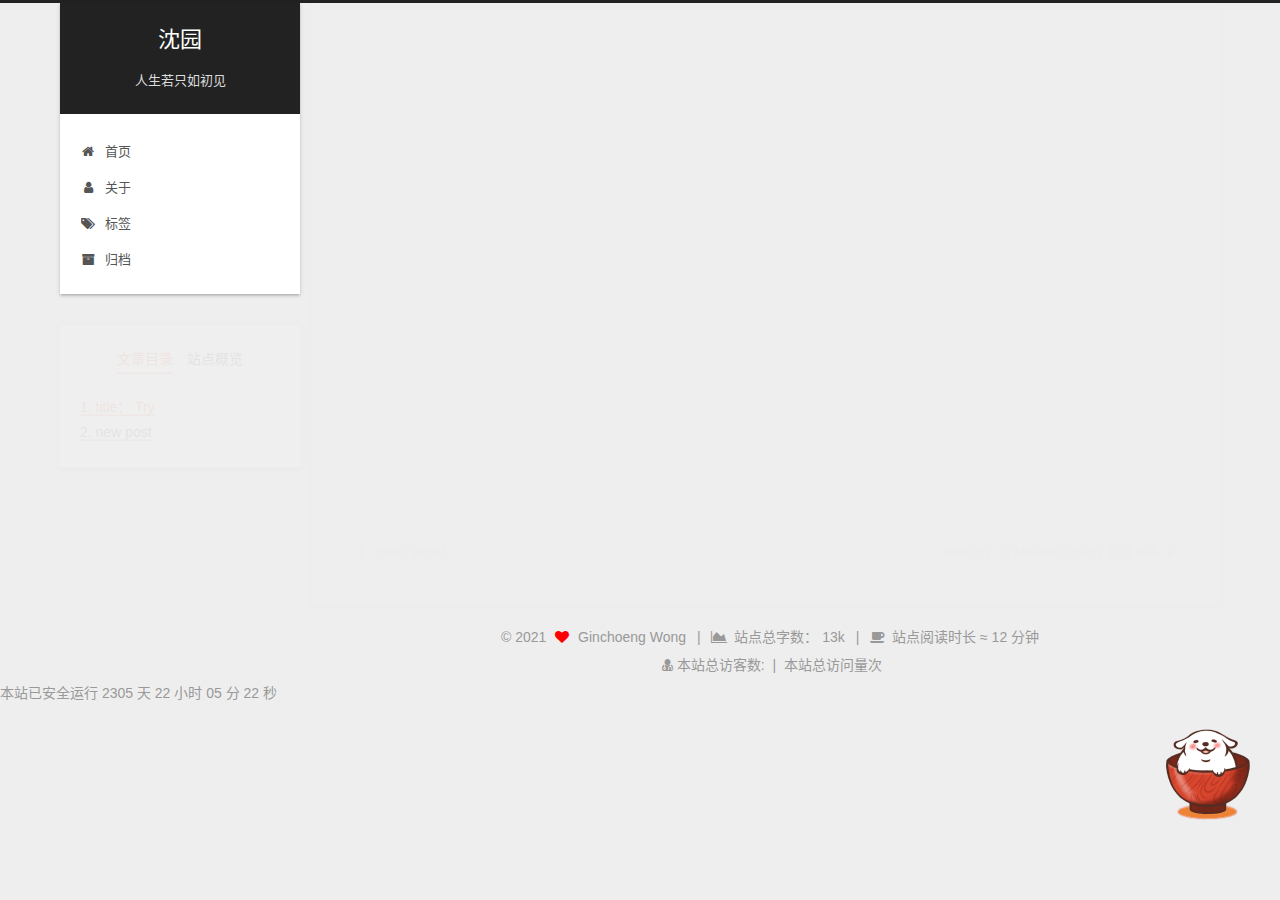
<file: 2020/04/01/new post/index.html>
<!DOCTYPE html>
<html lang="zh-CN">
<head>
  <meta charset="UTF-8">
<meta name="viewport" content="width=device-width, initial-scale=1, maximum-scale=2">
<meta name="theme-color" content="#222">
<meta name="generator" content="Hexo 4.2.0">
  <link rel="apple-touch-icon" sizes="180x180" href="/images/apple-touch-icon-next.png">
  <link rel="icon" type="image/png" sizes="32x32" href="/images/favicon-32x32-next.png">
  <link rel="icon" type="image/png" sizes="16x16" href="/images/favicon-16x16-next.png">
  <link rel="mask-icon" href="/images/logo.svg" color="#222">

<link rel="stylesheet" href="/css/main.css">


<link rel="stylesheet" href="/lib/font-awesome/css/font-awesome.min.css">

<script id="hexo-configurations">
    var NexT = window.NexT || {};
    var CONFIG = {"hostname":"yoursite.com","root":"/","scheme":"Gemini","version":"7.7.2","exturl":false,"sidebar":{"position":"left","display":"post","padding":18,"offset":12,"onmobile":false},"copycode":{"enable":true,"show_result":true,"style":null},"back2top":{"enable":true,"sidebar":false,"scrollpercent":false},"bookmark":{"enable":false,"color":"#222","save":"auto"},"fancybox":false,"mediumzoom":false,"lazyload":false,"pangu":false,"comments":{"style":"tabs","active":null,"storage":true,"lazyload":false,"nav":null},"algolia":{"hits":{"per_page":10},"labels":{"input_placeholder":"Search for Posts","hits_empty":"We didn't find any results for the search: ${query}","hits_stats":"${hits} results found in ${time} ms"}},"localsearch":{"enable":false,"trigger":"auto","top_n_per_article":1,"unescape":false,"preload":false},"motion":{"enable":true,"async":false,"transition":{"post_block":"fadeIn","post_header":"slideDownIn","post_body":"slideDownIn","coll_header":"slideLeftIn","sidebar":"slideUpIn"}}};
  </script>

  <meta name="description" content="title： Trynew post创建一个md文件12$ sudo apt-get update$ sudo apt-get upgrade">
<meta property="og:type" content="article">
<meta property="og:title" content="new post">
<meta property="og:url" content="http://yoursite.com/2020/04/01/new%20post/index.html">
<meta property="og:site_name" content="沈园">
<meta property="og:description" content="title： Trynew post创建一个md文件12$ sudo apt-get update$ sudo apt-get upgrade">
<meta property="og:locale" content="zh_CN">
<meta property="article:published_time" content="2020-04-01T08:21:13.145Z">
<meta property="article:modified_time" content="2020-04-01T08:21:13.145Z">
<meta property="article:author" content="Ginchoeng Wong">
<meta name="twitter:card" content="summary">

<link rel="canonical" href="http://yoursite.com/2020/04/01/new%20post/">


<script id="page-configurations">
  // https://hexo.io/docs/variables.html
  CONFIG.page = {
    sidebar: "",
    isHome : false,
    isPost : true,
    lang   : 'zh-CN'
  };
</script>

  <title>new post | 沈园</title>
  






  <noscript>
  <style>
  .use-motion .brand,
  .use-motion .menu-item,
  .sidebar-inner,
  .use-motion .post-block,
  .use-motion .pagination,
  .use-motion .comments,
  .use-motion .post-header,
  .use-motion .post-body,
  .use-motion .collection-header { opacity: initial; }

  .use-motion .site-title,
  .use-motion .site-subtitle {
    opacity: initial;
    top: initial;
  }

  .use-motion .logo-line-before i { left: initial; }
  .use-motion .logo-line-after i { right: initial; }
  </style>
</noscript>

</head>

<body itemscope itemtype="http://schema.org/WebPage">
  <div class="container use-motion">
    <div class="headband"></div>

    <header class="header" itemscope itemtype="http://schema.org/WPHeader">
      <div class="header-inner"><div class="site-brand-container">
  <div class="site-nav-toggle">
    <div class="toggle" aria-label="切换导航栏">
      <span class="toggle-line toggle-line-first"></span>
      <span class="toggle-line toggle-line-middle"></span>
      <span class="toggle-line toggle-line-last"></span>
    </div>
  </div>

  <div class="site-meta">

    <a href="/" class="brand" rel="start">
      <span class="logo-line-before"><i></i></span>
      <h1 class="site-title">沈园</h1>
      <span class="logo-line-after"><i></i></span>
    </a>
      <p class="site-subtitle" itemprop="description">人生若只如初见</p>
  </div>

  <div class="site-nav-right">
    <div class="toggle popup-trigger">
    </div>
  </div>
</div>




<nav class="site-nav">
  <ul id="menu" class="menu">
        <li class="menu-item menu-item-home">

    <a href="/" rel="section"><i class="fa fa-fw fa-home"></i>首页</a>

  </li>
        <li class="menu-item menu-item-about">

    <a href="/about/" rel="section"><i class="fa fa-fw fa-user"></i>关于</a>

  </li>
        <li class="menu-item menu-item-tags">

    <a href="/tags/" rel="section"><i class="fa fa-fw fa-tags"></i>标签</a>

  </li>
        <li class="menu-item menu-item-archives">

    <a href="/archives/" rel="section"><i class="fa fa-fw fa-archive"></i>归档</a>

  </li>
  </ul>
</nav>




</div>
    </header>

    
  <div class="back-to-top">
    <i class="fa fa-arrow-up"></i>
    <span>0%</span>
  </div>


    <main class="main">
      <div class="main-inner">
        <div class="content-wrap">
          

          <div class="content post posts-expand">
            

    
  
  
  <article itemscope itemtype="http://schema.org/Article" class="post-block" lang="zh-CN">
    <link itemprop="mainEntityOfPage" href="http://yoursite.com/2020/04/01/new%20post/">

    <span hidden itemprop="author" itemscope itemtype="http://schema.org/Person">
      <meta itemprop="image" content="/images/avatar.gif">
      <meta itemprop="name" content="Ginchoeng Wong">
      <meta itemprop="description" content="Always">
    </span>

    <span hidden itemprop="publisher" itemscope itemtype="http://schema.org/Organization">
      <meta itemprop="name" content="沈园">
    </span>
      <header class="post-header">
        <h1 class="post-title" itemprop="name headline">
          new post
        </h1>

        <div class="post-meta">
            <span class="post-meta-item">
              <span class="post-meta-item-icon">
                <i class="fa fa-calendar-o"></i>
              </span>
              <span class="post-meta-item-text">发表于</span>

              <time title="创建时间：2020-04-01 16:21:13" itemprop="dateCreated datePublished" datetime="2020-04-01T16:21:13+08:00">2020-04-01</time>
            </span>

          <br>
            <span class="post-meta-item" title="本文字数">
              <span class="post-meta-item-icon">
                <i class="fa fa-file-word-o"></i>
              </span>
                <span class="post-meta-item-text">本文字数：</span>
              <span>63</span>
            </span>
            <span class="post-meta-item" title="阅读时长">
              <span class="post-meta-item-icon">
                <i class="fa fa-clock-o"></i>
              </span>
                <span class="post-meta-item-text">阅读时长 &asymp;</span>
              <span>1 分钟</span>
            </span>

        </div>
      </header>

    
    
    
    <div class="post-body" itemprop="articleBody">

      
        <hr>
<h2 id="title：-Try"><a href="#title：-Try" class="headerlink" title="title： Try"></a>title： Try</h2><h2 id="new-post"><a href="#new-post" class="headerlink" title="new post"></a>new post</h2><h3 id="创建一个md文件"><a href="#创建一个md文件" class="headerlink" title="创建一个md文件"></a>创建一个md文件</h3><figure class="highlight bash"><table><tr><td class="gutter"><pre><span class="line">1</span><br><span class="line">2</span><br></pre></td><td class="code"><pre><span class="line">$ sudo apt-get update</span><br><span class="line">$ sudo apt-get upgrade</span><br></pre></td></tr></table></figure>


    </div>

    
    
    

      <footer class="post-footer">

        


        
    <div class="post-nav">
      <div class="post-nav-item">
    <a href="/2020/03/31/hello-world/" rel="prev" title="Hello World">
      <i class="fa fa-chevron-left"></i> Hello World
    </a></div>
      <div class="post-nav-item">
    <a href="/2020/04/17/kali-installation/" rel="next" title="MacOS：VMware Fusion 安装 kali">
      MacOS：VMware Fusion 安装 kali <i class="fa fa-chevron-right"></i>
    </a></div>
    </div>
      </footer>
    
  </article>
  
  
  



          </div>
          

<script>
  window.addEventListener('tabs:register', () => {
    let { activeClass } = CONFIG.comments;
    if (CONFIG.comments.storage) {
      activeClass = localStorage.getItem('comments_active') || activeClass;
    }
    if (activeClass) {
      let activeTab = document.querySelector(`a[href="#comment-${activeClass}"]`);
      if (activeTab) {
        activeTab.click();
      }
    }
  });
  if (CONFIG.comments.storage) {
    window.addEventListener('tabs:click', event => {
      if (!event.target.matches('.tabs-comment .tab-content .tab-pane')) return;
      let commentClass = event.target.classList[1];
      localStorage.setItem('comments_active', commentClass);
    });
  }
</script>

        </div>
          
  
  <div class="toggle sidebar-toggle">
    <span class="toggle-line toggle-line-first"></span>
    <span class="toggle-line toggle-line-middle"></span>
    <span class="toggle-line toggle-line-last"></span>
  </div>

  <aside class="sidebar">
    <div class="sidebar-inner">

      <ul class="sidebar-nav motion-element">
        <li class="sidebar-nav-toc">
          文章目录
        </li>
        <li class="sidebar-nav-overview">
          站点概览
        </li>
      </ul>

      <!--noindex-->
      <div class="post-toc-wrap sidebar-panel">
          <div class="post-toc motion-element"><ol class="nav"><li class="nav-item nav-level-2"><a class="nav-link" href="#title：-Try"><span class="nav-number">1.</span> <span class="nav-text">title： Try</span></a></li><li class="nav-item nav-level-2"><a class="nav-link" href="#new-post"><span class="nav-number">2.</span> <span class="nav-text">new post</span></a><ol class="nav-child"><li class="nav-item nav-level-3"><a class="nav-link" href="#创建一个md文件"><span class="nav-number">2.1.</span> <span class="nav-text">创建一个md文件</span></a></li></ol></li></ol></div>
      </div>
      <!--/noindex-->

      <div class="site-overview-wrap sidebar-panel">
        <div class="site-author motion-element" itemprop="author" itemscope itemtype="http://schema.org/Person">
  <p class="site-author-name" itemprop="name">Ginchoeng Wong</p>
  <div class="site-description" itemprop="description">Always</div>
</div>
<div class="site-state-wrap motion-element">
  <nav class="site-state">
      <div class="site-state-item site-state-posts">
          <a href="/archives/">
        
          <span class="site-state-item-count">4</span>
          <span class="site-state-item-name">日志</span>
        </a>
      </div>
  </nav>
</div>



      </div>

    </div>
  </aside>
  <div id="sidebar-dimmer"></div>


      </div>
    </main>

    <footer class="footer">
      <div class="footer-inner">
        

        

<script async src="https://busuanzi.ibruce.info/busuanzi/2.3/busuanzi.pure.mini.js"></script>

<div class="copyright">
  
  &copy; 
  <span itemprop="copyrightYear">2021</span>
  <span class="with-love">
    <i class="fa fa-heart"></i>
  </span>
  <span class="author" itemprop="copyrightHolder">Ginchoeng Wong</span>
    <span class="post-meta-divider">|</span>
    <span class="post-meta-item-icon">
      <i class="fa fa-area-chart"></i>
    </span>
      <span class="post-meta-item-text">站点总字数：</span>
    <span title="站点总字数">13k</span>
    <span class="post-meta-divider">|</span>
    <span class="post-meta-item-icon">
      <i class="fa fa-coffee"></i>
    </span>
      <span class="post-meta-item-text">站点阅读时长 &asymp;</span>
    <span title="站点阅读时长">12 分钟</span>
</div>
  <div class="powered-by">
  </div>

<div class="powered-by">
  <i class="fa fa-user-md"></i>
  <span id="busuanzi_container_site_uv">
    本站总访客数:<span id="busuanzi_value_site_uv"></span>&nbsp;&nbsp;| 
  </span>
  <span id="busuanzi_container_site_pv">
      &nbsp;本站总访问量<span id="busuanzi_value_site_pv"></span>次
  </span>
  </div>
  </div>

<span id="timeDate">载入天数...</span><span id="times">载入时分秒...</span>
<script>
    var now = new Date(); 
    function createtime() { 
        var grt= new Date("03/31/2020 14:00:00");//此处修改你的建站时间或者网站上线时间 
        now.setTime(now.getTime()+250); 
        days = (now - grt ) / 1000 / 60 / 60 / 24; dnum = Math.floor(days); 
        hours = (now - grt ) / 1000 / 60 / 60 - (24 * dnum); hnum = Math.floor(hours); 
        if(String(hnum).length ==1 ){hnum = "0" + hnum;} minutes = (now - grt ) / 1000 /60 - (24 * 60 * dnum) - (60 * hnum); 
        mnum = Math.floor(minutes); if(String(mnum).length ==1 ){mnum = "0" + mnum;} 
        seconds = (now - grt ) / 1000 - (24 * 60 * 60 * dnum) - (60 * 60 * hnum) - (60 * mnum); 
        snum = Math.round(seconds); if(String(snum).length ==1 ){snum = "0" + snum;} 
        document.getElementById("timeDate").innerHTML = "本站已安全运行 "+dnum+" 天 "; 
        document.getElementById("times").innerHTML = hnum + " 小时 " + mnum + " 分 " + snum + " 秒"; 
    } 
setInterval("createtime()",250);
</script>

        








      </div>
    </footer>
  </div>

  
  <script src="/lib/anime.min.js"></script>
  <script src="/lib/velocity/velocity.min.js"></script>
  <script src="/lib/velocity/velocity.ui.min.js"></script>

<script src="/js/utils.js"></script>

<script src="/js/motion.js"></script>


<script src="/js/schemes/pisces.js"></script>


<script src="/js/next-boot.js"></script>




  















  

  

<script src="/live2dw/lib/L2Dwidget.min.js?094cbace49a39548bed64abff5988b05"></script><script>L2Dwidget.init({"model":{"jsonPath":"/live2dw/assets/wanko.model.json"},"display":{"position":"right","width":150,"height":300},"mobile":{"show":true},"log":false,"pluginJsPath":"lib/","pluginModelPath":"assets/","pluginRootPath":"live2dw/","tagMode":false});</script></body>
</html>

<!-- 页面点击小红心 -->
<script type="text/javascript" src="/js/love.js"></script>
</file>
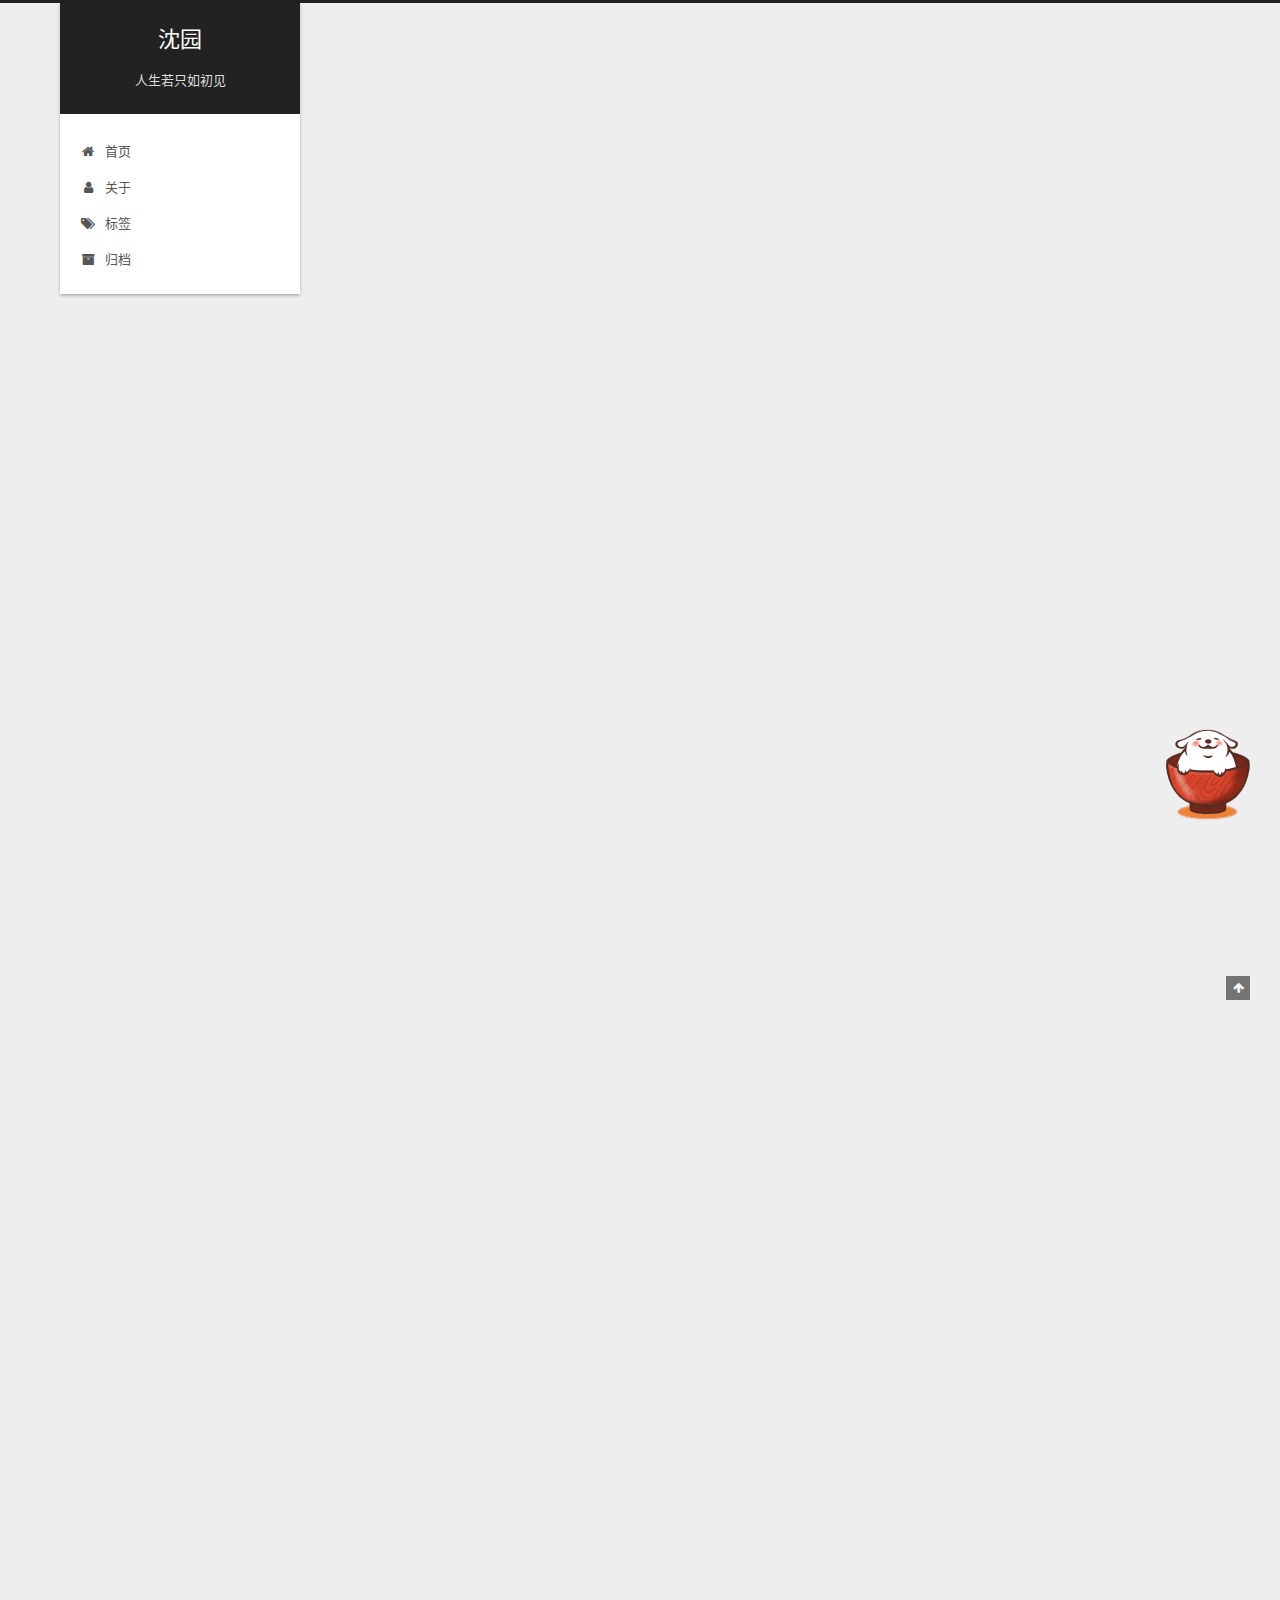
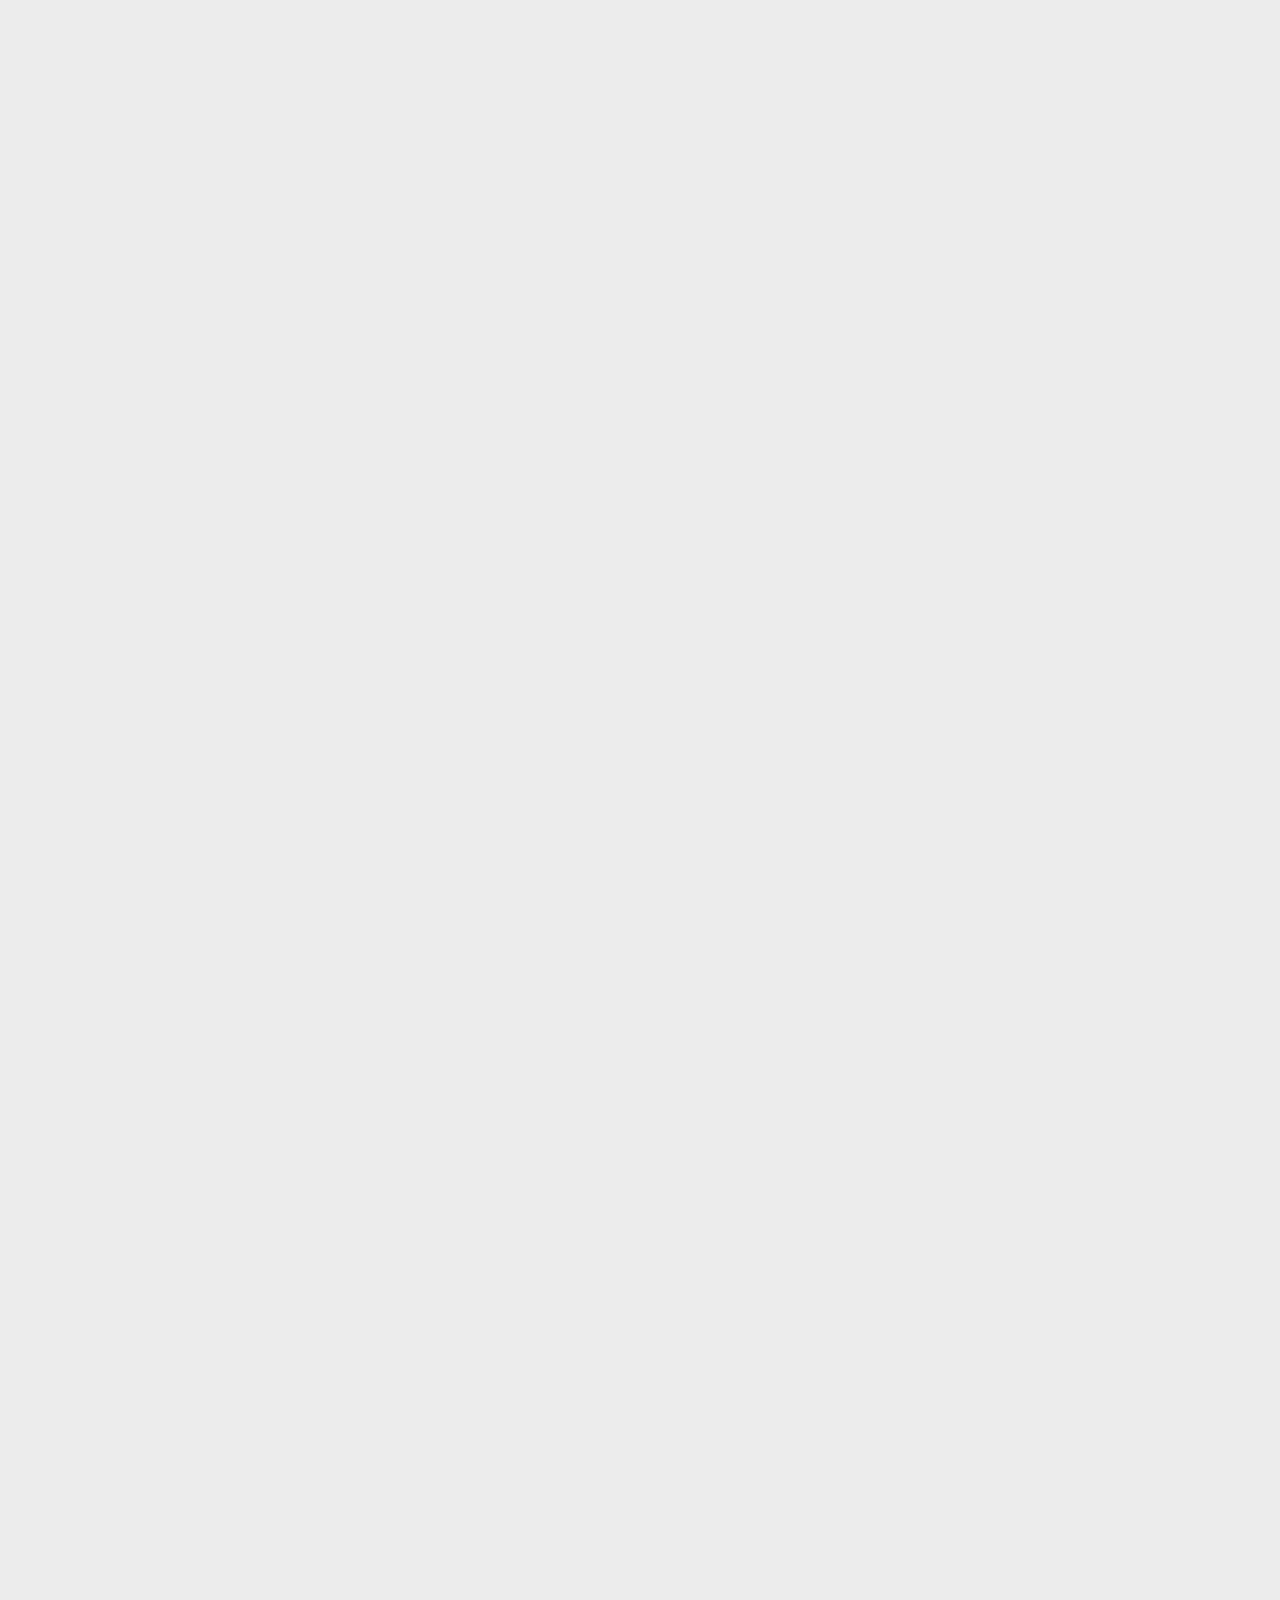
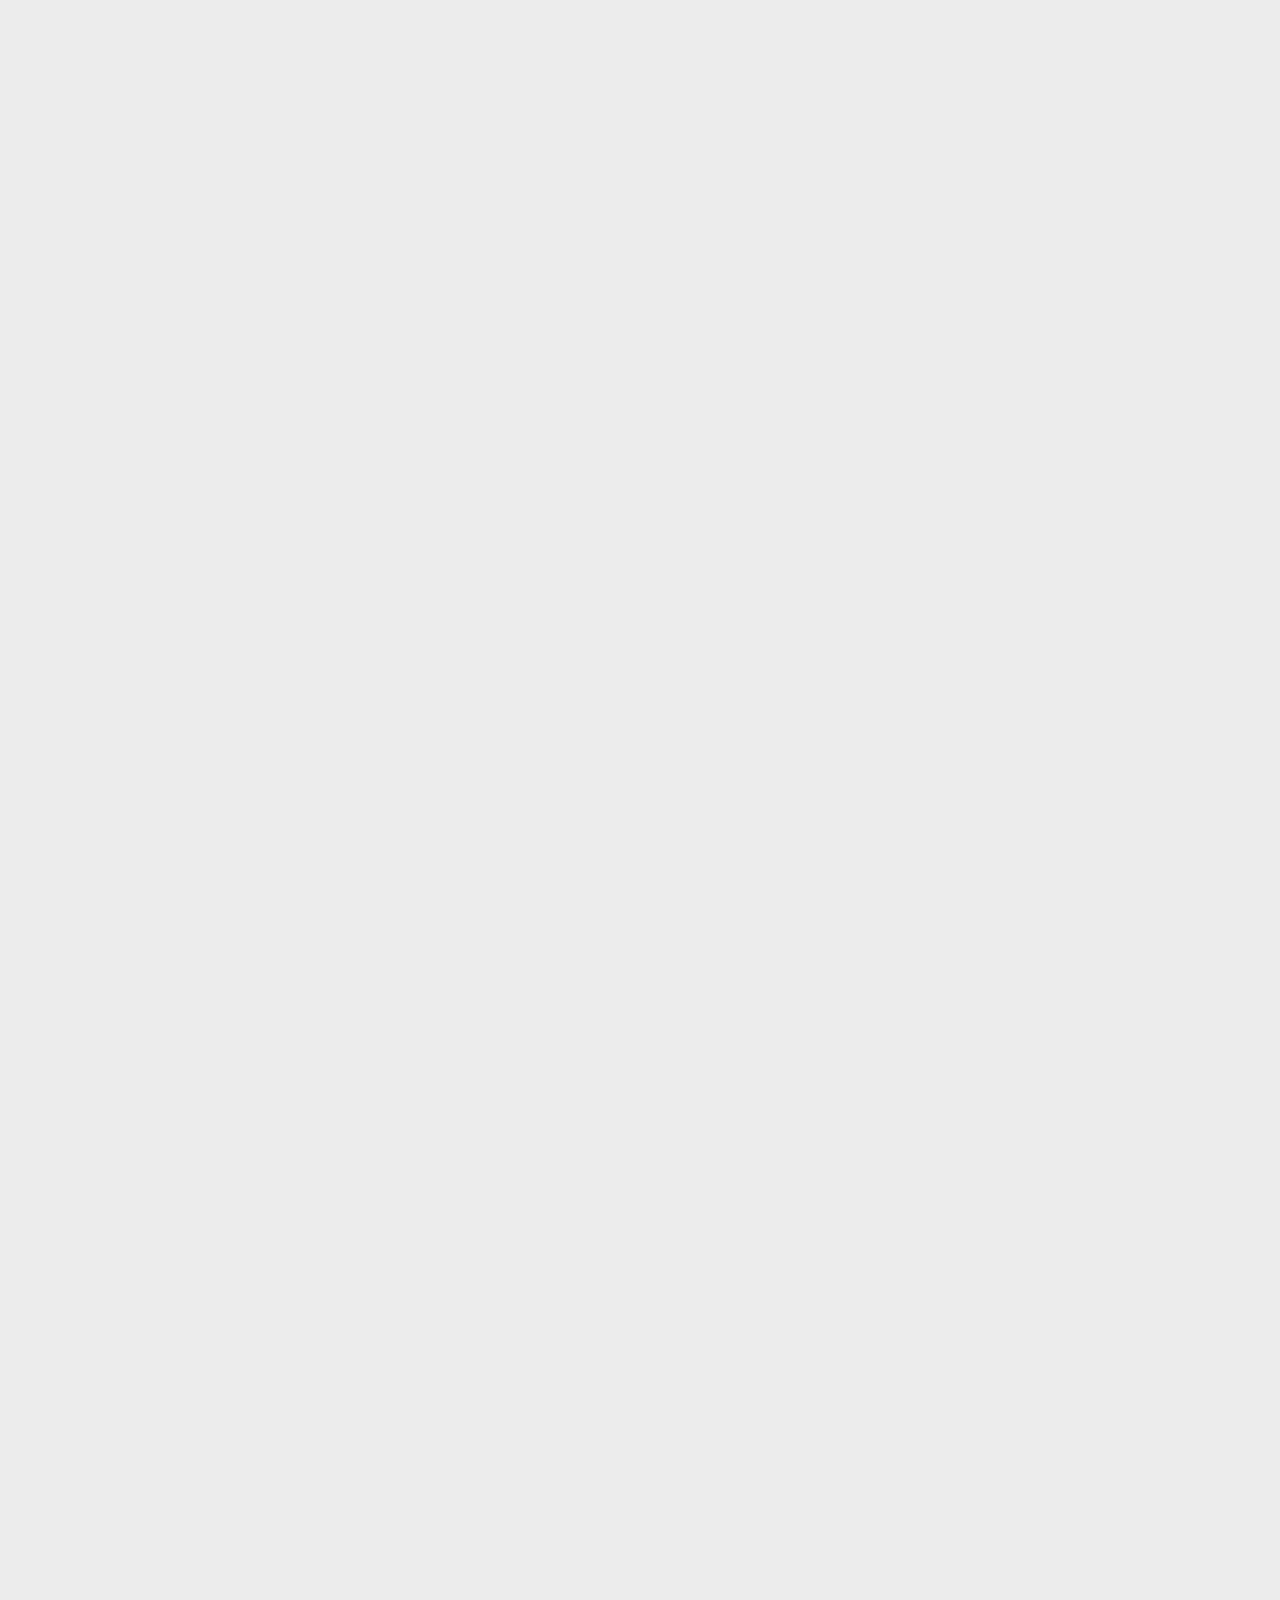
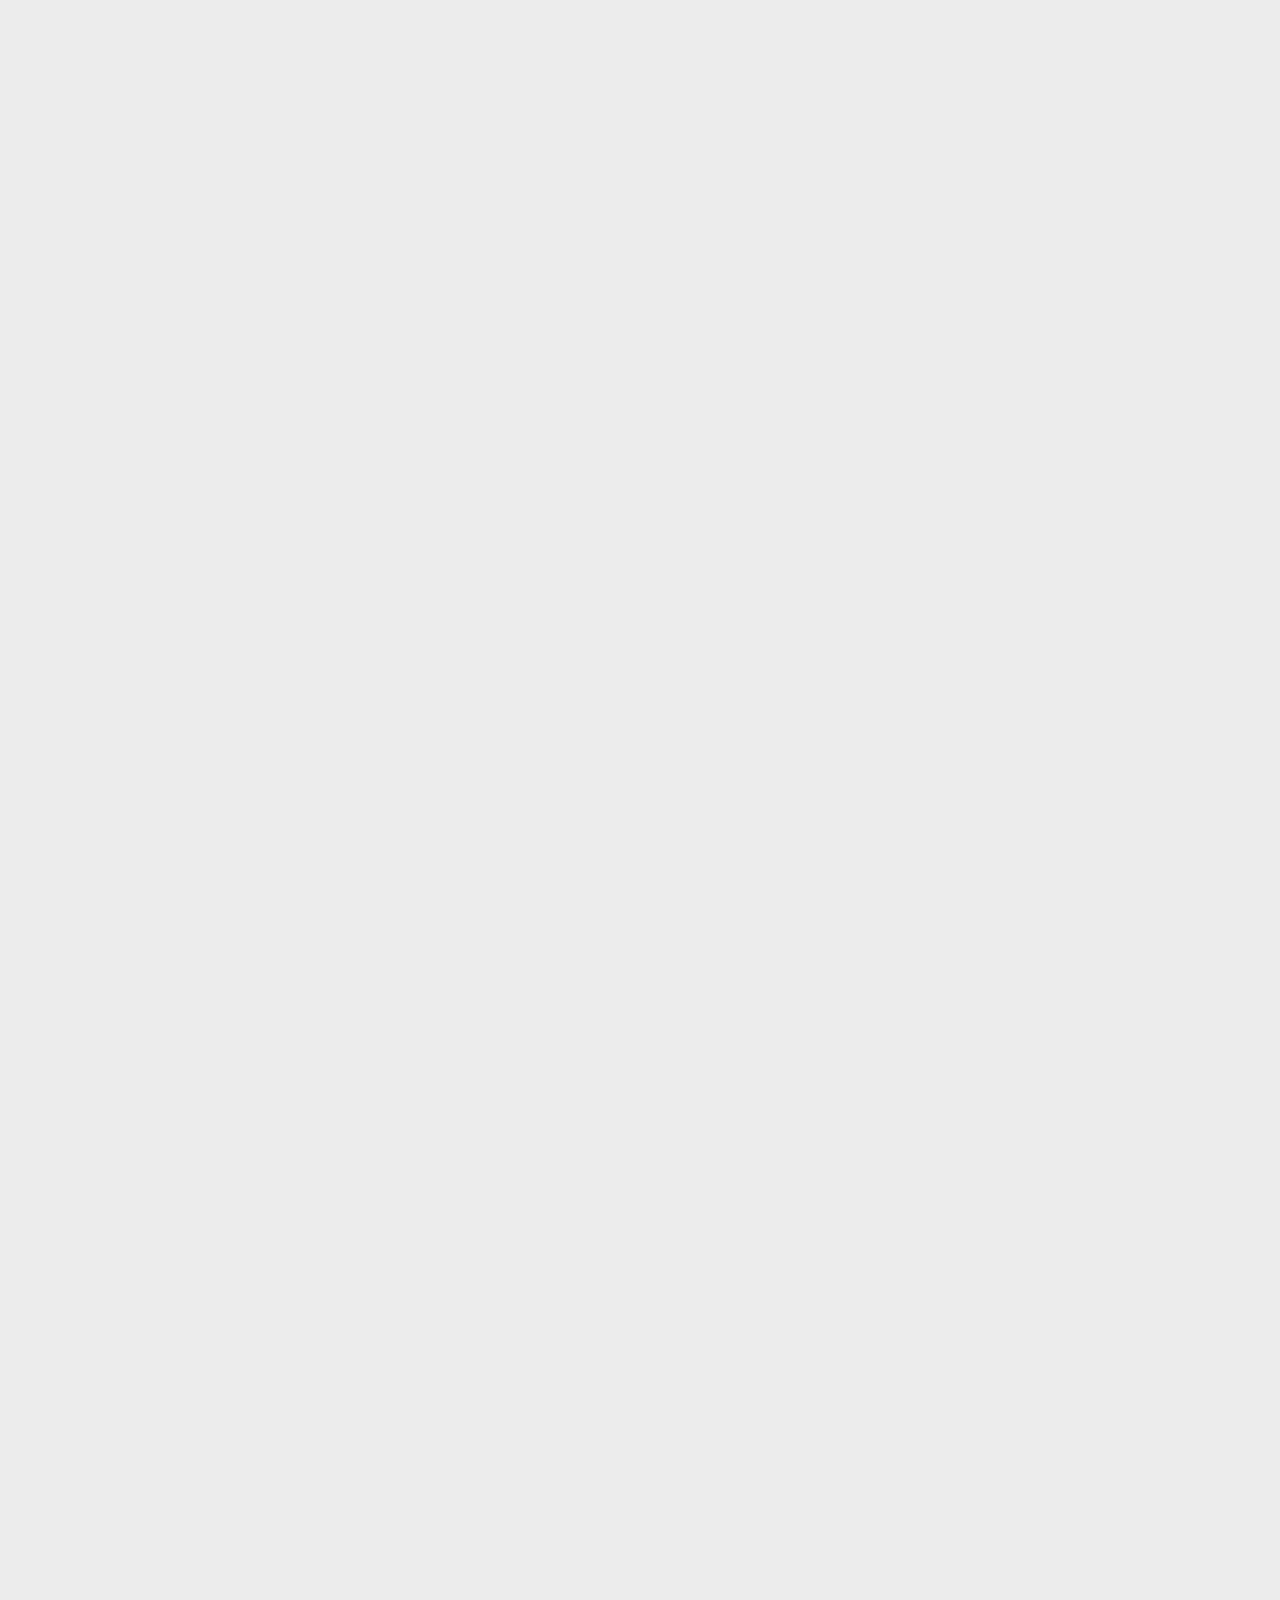
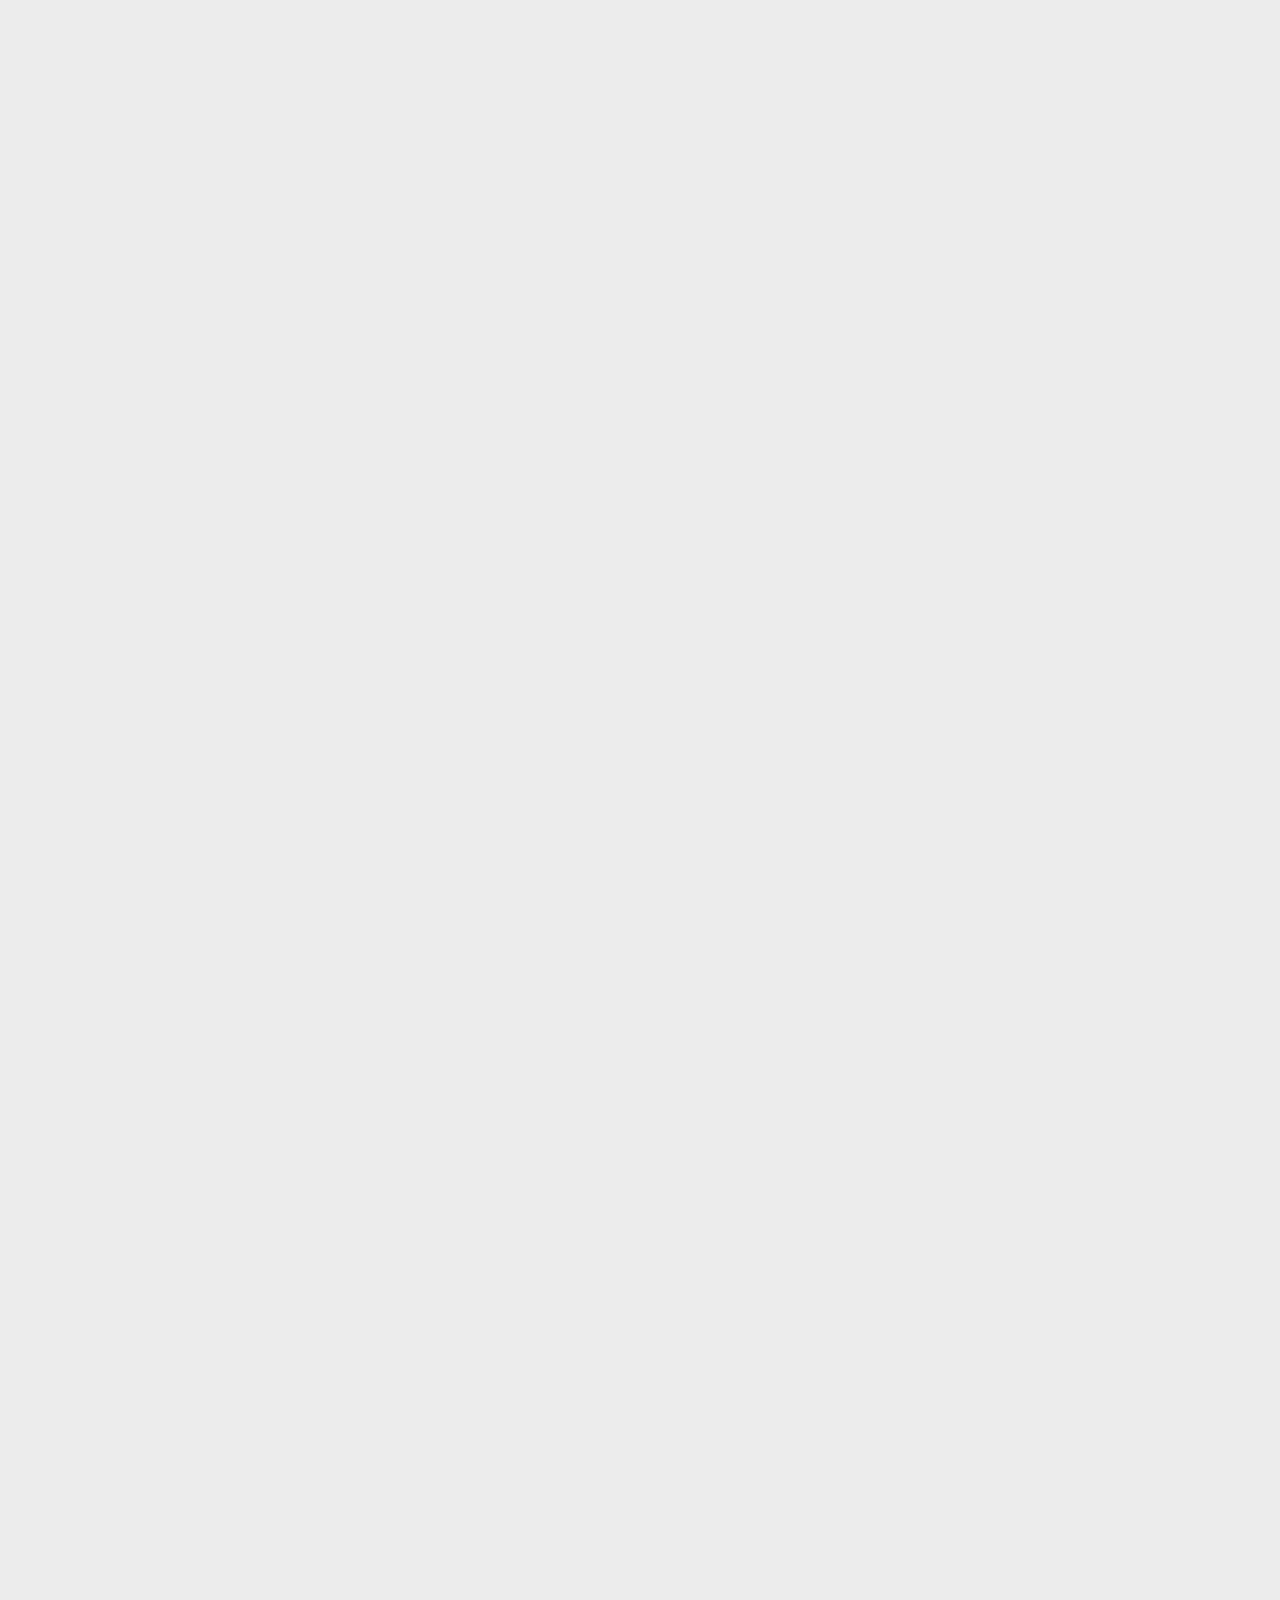
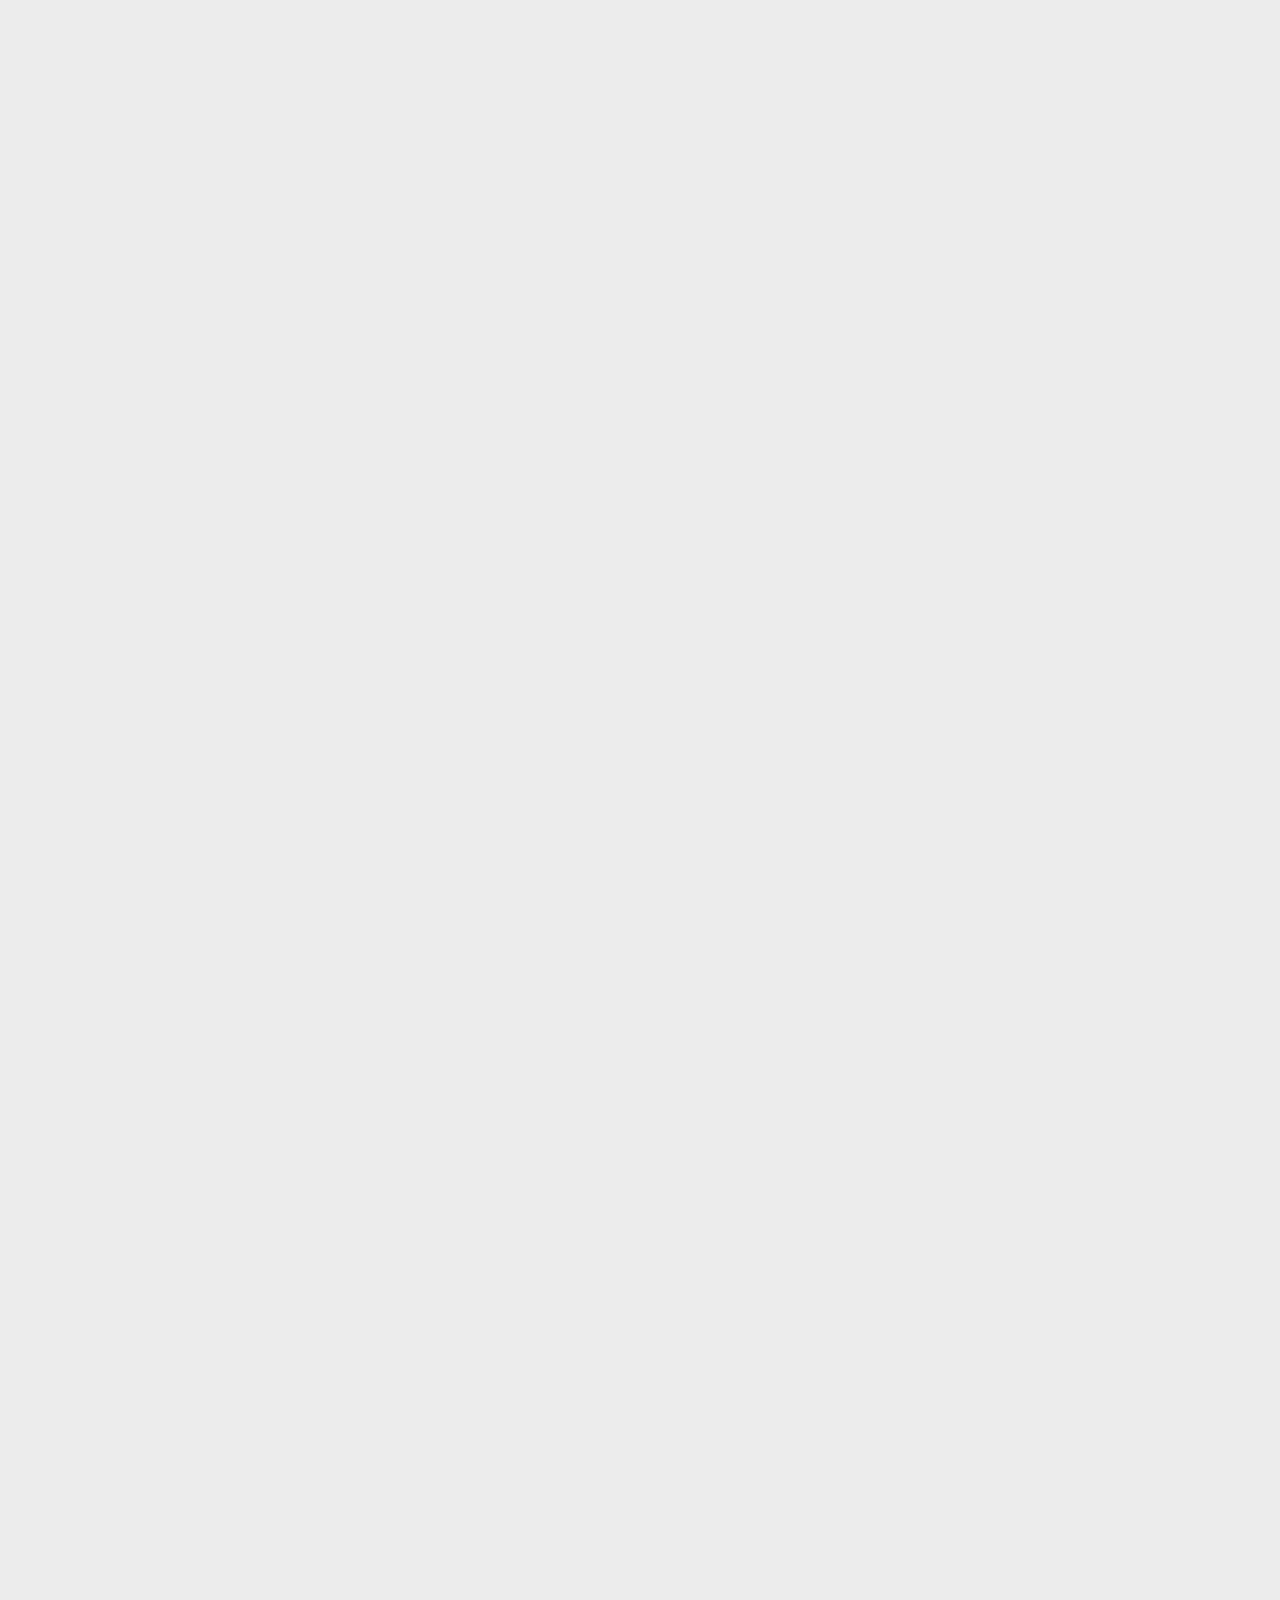
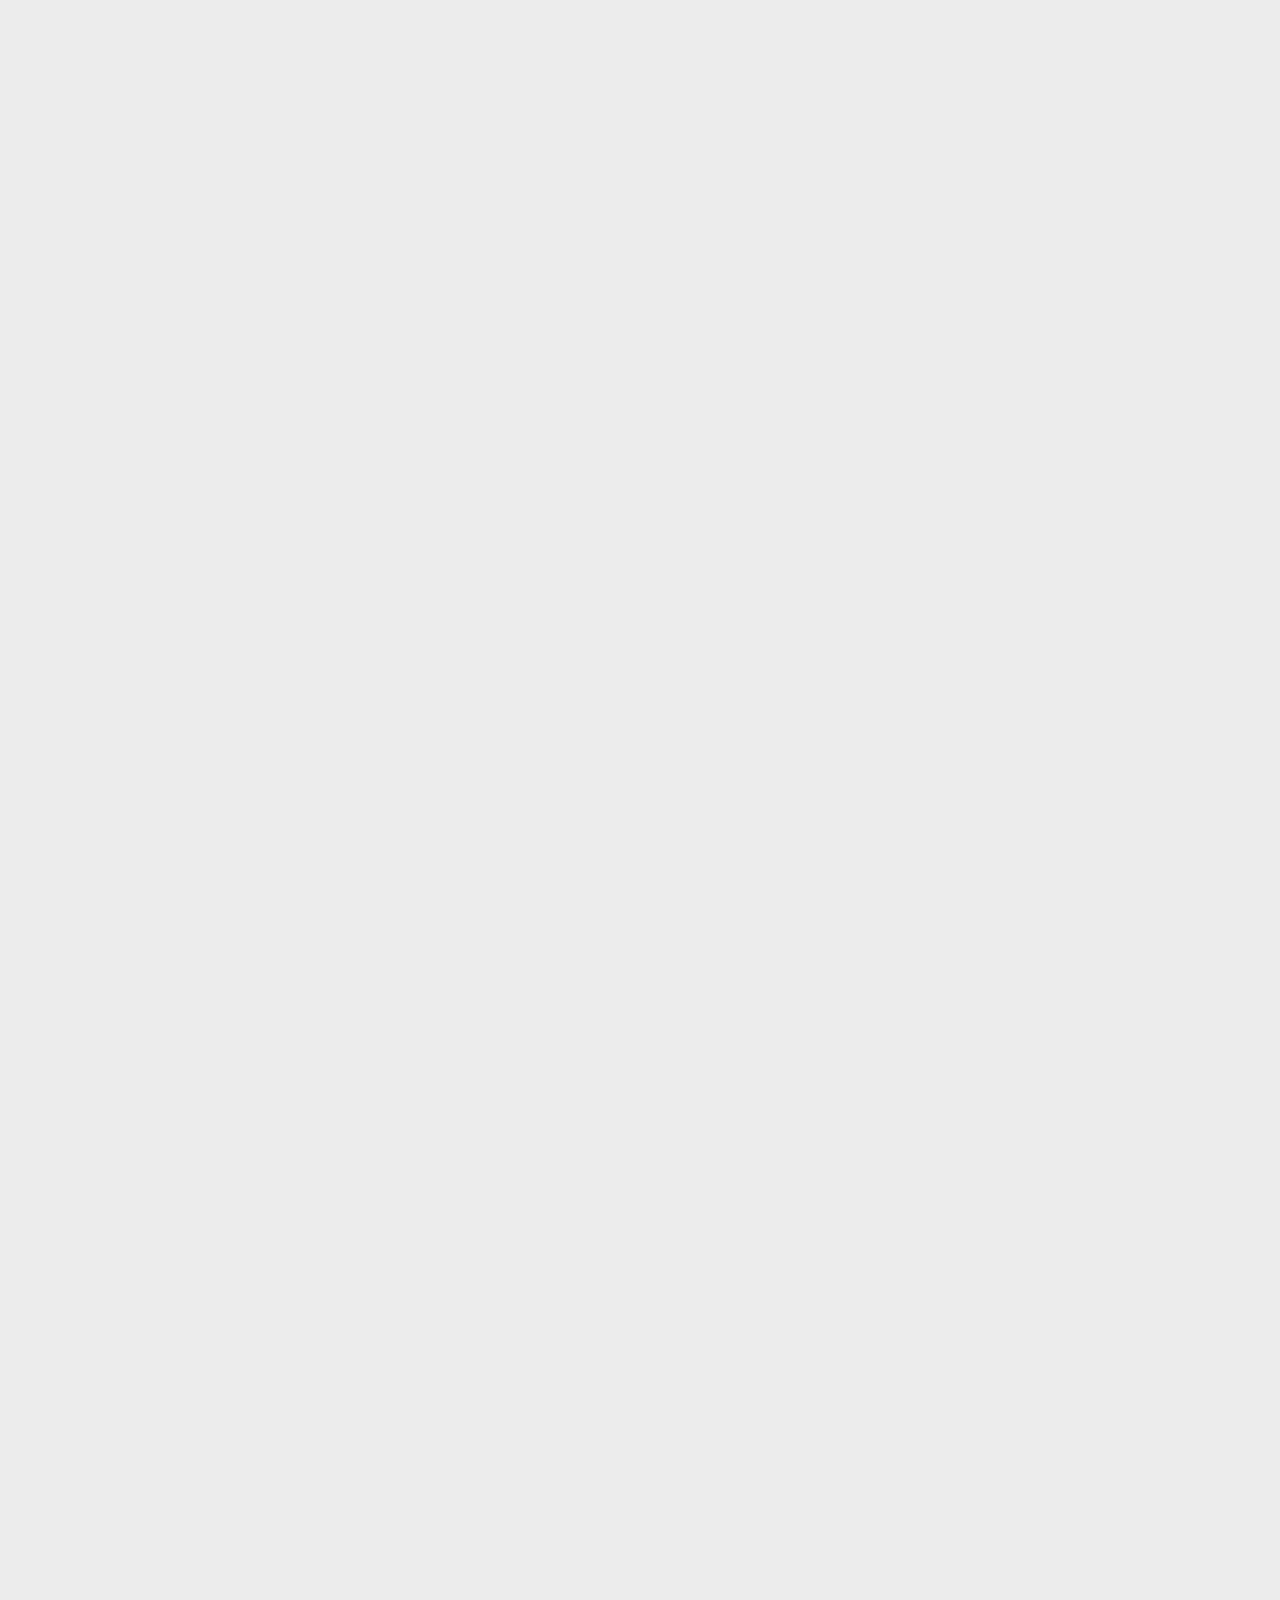
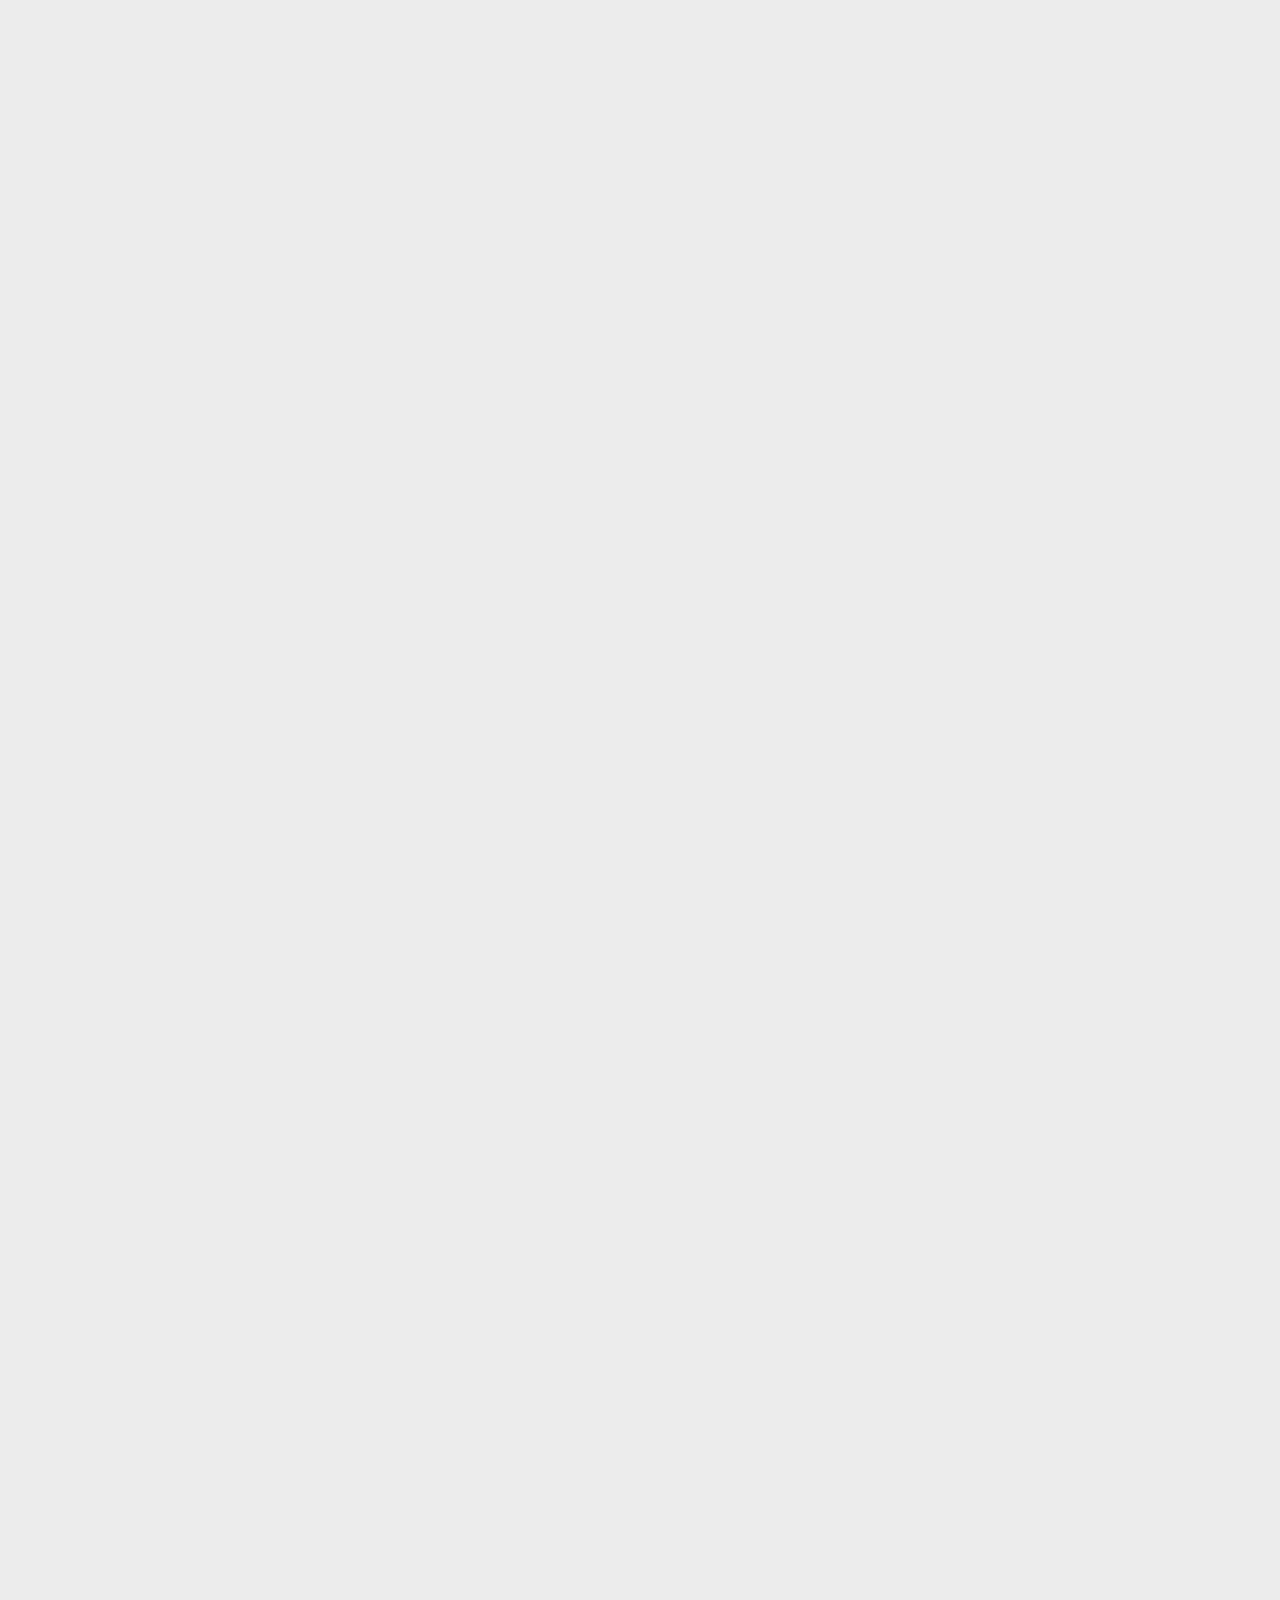
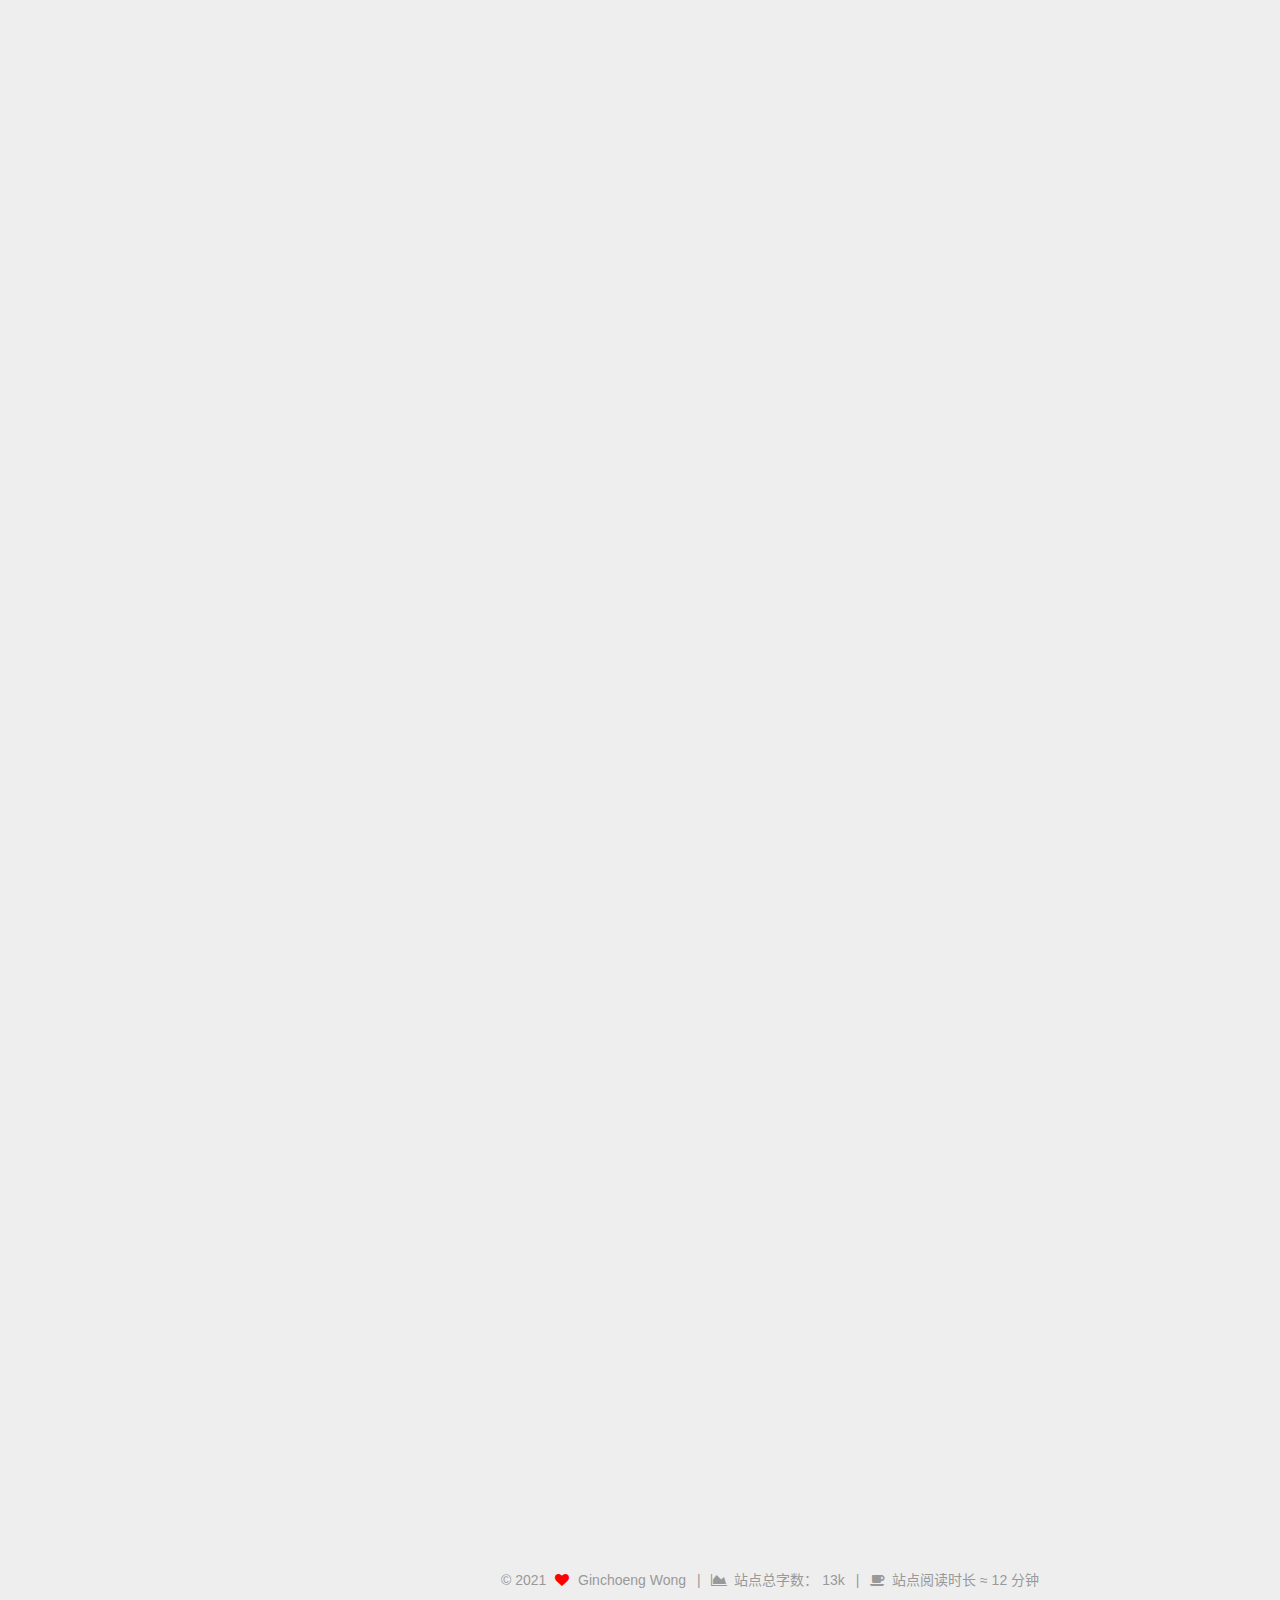
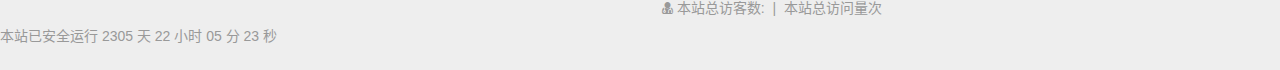
<file: 2020/04/17/kali-installation/index.html>
<!DOCTYPE html>
<html lang="zh-CN">
<head>
  <meta charset="UTF-8">
<meta name="viewport" content="width=device-width, initial-scale=1, maximum-scale=2">
<meta name="theme-color" content="#222">
<meta name="generator" content="Hexo 4.2.0">
  <link rel="apple-touch-icon" sizes="180x180" href="/images/apple-touch-icon-next.png">
  <link rel="icon" type="image/png" sizes="32x32" href="/images/favicon-32x32-next.png">
  <link rel="icon" type="image/png" sizes="16x16" href="/images/favicon-16x16-next.png">
  <link rel="mask-icon" href="/images/logo.svg" color="#222">

<link rel="stylesheet" href="/css/main.css">


<link rel="stylesheet" href="/lib/font-awesome/css/font-awesome.min.css">

<script id="hexo-configurations">
    var NexT = window.NexT || {};
    var CONFIG = {"hostname":"yoursite.com","root":"/","scheme":"Gemini","version":"7.7.2","exturl":false,"sidebar":{"position":"left","display":"post","padding":18,"offset":12,"onmobile":false},"copycode":{"enable":true,"show_result":true,"style":null},"back2top":{"enable":true,"sidebar":false,"scrollpercent":false},"bookmark":{"enable":false,"color":"#222","save":"auto"},"fancybox":false,"mediumzoom":false,"lazyload":false,"pangu":false,"comments":{"style":"tabs","active":null,"storage":true,"lazyload":false,"nav":null},"algolia":{"hits":{"per_page":10},"labels":{"input_placeholder":"Search for Posts","hits_empty":"We didn't find any results for the search: ${query}","hits_stats":"${hits} results found in ${time} ms"}},"localsearch":{"enable":false,"trigger":"auto","top_n_per_article":1,"unescape":false,"preload":false},"motion":{"enable":true,"async":false,"transition":{"post_block":"fadeIn","post_header":"slideDownIn","post_body":"slideDownIn","coll_header":"slideLeftIn","sidebar":"slideUpIn"}}};
  </script>

  <meta name="description" content="1 环境VMware Fusion：专业版 11.1.0 kali：kali-2019.3 下载方式：1.从官网下载 2.从清华镜像下载，可以下载到旧版本 2 安装       然后选择    中文简体-中国-汉语">
<meta property="og:type" content="article">
<meta property="og:title" content="MacOS：VMware Fusion 安装 kali">
<meta property="og:url" content="http://yoursite.com/2020/04/17/kali-installation/index.html">
<meta property="og:site_name" content="沈园">
<meta property="og:description" content="1 环境VMware Fusion：专业版 11.1.0 kali：kali-2019.3 下载方式：1.从官网下载 2.从清华镜像下载，可以下载到旧版本 2 安装       然后选择    中文简体-中国-汉语">
<meta property="og:locale" content="zh_CN">
<meta property="og:image" content="http://yoursite.com/2020/04/17/kali-installation/1.png">
<meta property="og:image" content="http://yoursite.com/2020/04/17/kali-installation/2.png">
<meta property="og:image" content="http://yoursite.com/2020/04/17/kali-installation/3.png">
<meta property="og:image" content="http://yoursite.com/2020/04/17/kali-installation/4.png">
<meta property="og:image" content="http://yoursite.com/2020/04/17/kali-installation/5.png">
<meta property="og:image" content="http://yoursite.com/2020/04/17/kali-installation/6.png">
<meta property="og:image" content="http://yoursite.com/2020/04/17/kali-installation/7.png">
<meta property="og:image" content="http://yoursite.com/2020/04/17/kali-installation/8.png">
<meta property="og:image" content="http://yoursite.com/2020/04/17/kali-installation/9.png">
<meta property="og:image" content="http://yoursite.com/2020/04/17/kali-installation/10.png">
<meta property="og:image" content="http://yoursite.com/2020/04/17/kali-installation/11.png">
<meta property="og:image" content="http://yoursite.com/2020/04/17/kali-installation/12.png">
<meta property="og:image" content="http://yoursite.com/2020/04/17/kali-installation/13.png">
<meta property="og:image" content="http://yoursite.com/2020/04/17/kali-installation/14.png">
<meta property="og:image" content="http://yoursite.com/2020/04/17/kali-installation/15.png">
<meta property="og:image" content="http://yoursite.com/2020/04/17/kali-installation/16.png">
<meta property="og:image" content="http://yoursite.com/2020/04/17/kali-installation/17.png">
<meta property="og:image" content="http://yoursite.com/2020/04/17/kali-installation/18.png">
<meta property="og:image" content="http://yoursite.com/2020/04/17/kali-installation/19.png">
<meta property="og:image" content="http://yoursite.com/2020/04/17/kali-installation/20.png">
<meta property="article:published_time" content="2020-04-17T07:06:45.000Z">
<meta property="article:modified_time" content="2020-04-24T03:15:59.940Z">
<meta property="article:author" content="Ginchoeng Wong">
<meta name="twitter:card" content="summary">
<meta name="twitter:image" content="http://yoursite.com/2020/04/17/kali-installation/1.png">

<link rel="canonical" href="http://yoursite.com/2020/04/17/kali-installation/">


<script id="page-configurations">
  // https://hexo.io/docs/variables.html
  CONFIG.page = {
    sidebar: "",
    isHome : false,
    isPost : true,
    lang   : 'zh-CN'
  };
</script>

  <title>MacOS：VMware Fusion 安装 kali | 沈园</title>
  






  <noscript>
  <style>
  .use-motion .brand,
  .use-motion .menu-item,
  .sidebar-inner,
  .use-motion .post-block,
  .use-motion .pagination,
  .use-motion .comments,
  .use-motion .post-header,
  .use-motion .post-body,
  .use-motion .collection-header { opacity: initial; }

  .use-motion .site-title,
  .use-motion .site-subtitle {
    opacity: initial;
    top: initial;
  }

  .use-motion .logo-line-before i { left: initial; }
  .use-motion .logo-line-after i { right: initial; }
  </style>
</noscript>

</head>

<body itemscope itemtype="http://schema.org/WebPage">
  <div class="container use-motion">
    <div class="headband"></div>

    <header class="header" itemscope itemtype="http://schema.org/WPHeader">
      <div class="header-inner"><div class="site-brand-container">
  <div class="site-nav-toggle">
    <div class="toggle" aria-label="切换导航栏">
      <span class="toggle-line toggle-line-first"></span>
      <span class="toggle-line toggle-line-middle"></span>
      <span class="toggle-line toggle-line-last"></span>
    </div>
  </div>

  <div class="site-meta">

    <a href="/" class="brand" rel="start">
      <span class="logo-line-before"><i></i></span>
      <h1 class="site-title">沈园</h1>
      <span class="logo-line-after"><i></i></span>
    </a>
      <p class="site-subtitle" itemprop="description">人生若只如初见</p>
  </div>

  <div class="site-nav-right">
    <div class="toggle popup-trigger">
    </div>
  </div>
</div>




<nav class="site-nav">
  <ul id="menu" class="menu">
        <li class="menu-item menu-item-home">

    <a href="/" rel="section"><i class="fa fa-fw fa-home"></i>首页</a>

  </li>
        <li class="menu-item menu-item-about">

    <a href="/about/" rel="section"><i class="fa fa-fw fa-user"></i>关于</a>

  </li>
        <li class="menu-item menu-item-tags">

    <a href="/tags/" rel="section"><i class="fa fa-fw fa-tags"></i>标签</a>

  </li>
        <li class="menu-item menu-item-archives">

    <a href="/archives/" rel="section"><i class="fa fa-fw fa-archive"></i>归档</a>

  </li>
  </ul>
</nav>




</div>
    </header>

    
  <div class="back-to-top">
    <i class="fa fa-arrow-up"></i>
    <span>0%</span>
  </div>


    <main class="main">
      <div class="main-inner">
        <div class="content-wrap">
          

          <div class="content post posts-expand">
            

    
  
  
  <article itemscope itemtype="http://schema.org/Article" class="post-block" lang="zh-CN">
    <link itemprop="mainEntityOfPage" href="http://yoursite.com/2020/04/17/kali-installation/">

    <span hidden itemprop="author" itemscope itemtype="http://schema.org/Person">
      <meta itemprop="image" content="/images/avatar.gif">
      <meta itemprop="name" content="Ginchoeng Wong">
      <meta itemprop="description" content="Always">
    </span>

    <span hidden itemprop="publisher" itemscope itemtype="http://schema.org/Organization">
      <meta itemprop="name" content="沈园">
    </span>
      <header class="post-header">
        <h1 class="post-title" itemprop="name headline">
          MacOS：VMware Fusion 安装 kali
        </h1>

        <div class="post-meta">
            <span class="post-meta-item">
              <span class="post-meta-item-icon">
                <i class="fa fa-calendar-o"></i>
              </span>
              <span class="post-meta-item-text">发表于</span>

              <time title="创建时间：2020-04-17 15:06:45" itemprop="dateCreated datePublished" datetime="2020-04-17T15:06:45+08:00">2020-04-17</time>
            </span>
              <span class="post-meta-item">
                <span class="post-meta-item-icon">
                  <i class="fa fa-calendar-check-o"></i>
                </span>
                <span class="post-meta-item-text">更新于</span>
                <time title="修改时间：2020-04-24 11:15:59" itemprop="dateModified" datetime="2020-04-24T11:15:59+08:00">2020-04-24</time>
              </span>

          <br>
            <span class="post-meta-item" title="本文字数">
              <span class="post-meta-item-icon">
                <i class="fa fa-file-word-o"></i>
              </span>
                <span class="post-meta-item-text">本文字数：</span>
              <span>88</span>
            </span>
            <span class="post-meta-item" title="阅读时长">
              <span class="post-meta-item-icon">
                <i class="fa fa-clock-o"></i>
              </span>
                <span class="post-meta-item-text">阅读时长 &asymp;</span>
              <span>1 分钟</span>
            </span>

        </div>
      </header>

    
    
    
    <div class="post-body" itemprop="articleBody">

      
        <h1 id="1-环境"><a href="#1-环境" class="headerlink" title="1 环境"></a>1 环境</h1><p>VMware Fusion：<strong>专业版</strong> <strong>11.1.0</strong></p>
<p>kali：kali-2019.3</p>
<h4 id="下载方式："><a href="#下载方式：" class="headerlink" title="下载方式："></a>下载方式：</h4><p>1.从<a href="https://www.kali.org/downloads/" target="_blank" rel="noopener">官网</a>下载</p>
<p>2.从<a href="https://mirrors.tuna.tsinghua.edu.cn/kali-images/" target="_blank" rel="noopener">清华镜像</a>下载，可以下载到旧版本</p>
<h1 id="2-安装"><a href="#2-安装" class="headerlink" title="2 安装"></a>2 安装</h1><p><img src="/2020/04/17/kali-installation/1.png" alt="1"></p>
<p><img src="/2020/04/17/kali-installation/2.png" alt="2"></p>
<p><img src="/2020/04/17/kali-installation/3.png" alt="3"></p>
<p><img src="/2020/04/17/kali-installation/4.png" alt="4"></p>
<p><img src="/2020/04/17/kali-installation/5.png" alt="5"></p>
<p><img src="/2020/04/17/kali-installation/6.png" alt="6"></p>
<p><img src="/2020/04/17/kali-installation/7.png" alt="7"></p>
<h3 id="然后选择-中文简体-中国-汉语"><a href="#然后选择-中文简体-中国-汉语" class="headerlink" title="然后选择    中文简体-中国-汉语"></a><em>然后选择    中文简体-中国-汉语</em></h3><p><img src="/2020/04/17/kali-installation/8.png" alt="8"></p>
<p><img src="/2020/04/17/kali-installation/9.png" alt="9"></p>
<p><img src="/2020/04/17/kali-installation/10.png" alt="10"></p>
<p><img src="/2020/04/17/kali-installation/11.png" alt="11"></p>
<p><img src="/2020/04/17/kali-installation/12.png" alt="12"></p>
<p><img src="/2020/04/17/kali-installation/13.png" alt="13"></p>
<p><img src="/2020/04/17/kali-installation/14.png" alt="14"></p>
<p><img src="/2020/04/17/kali-installation/15.png" alt="15"></p>
<p><img src="/2020/04/17/kali-installation/16.png" alt="16"></p>
<p><img src="/2020/04/17/kali-installation/17.png" alt="17"></p>
<p><img src="/2020/04/17/kali-installation/18.png" alt="18"></p>
<p><img src="/2020/04/17/kali-installation/19.png" alt="19"></p>
<p><img src="/2020/04/17/kali-installation/20.png" alt="20"></p>

    </div>

    
    
    

      <footer class="post-footer">

        


        
    <div class="post-nav">
      <div class="post-nav-item">
    <a href="/2020/04/01/new%20post/" rel="prev" title="new post">
      <i class="fa fa-chevron-left"></i> new post
    </a></div>
      <div class="post-nav-item">
    <a href="/2020/06/28/AI-fundamental/" rel="next" title="AI-fundamental">
      AI-fundamental <i class="fa fa-chevron-right"></i>
    </a></div>
    </div>
      </footer>
    
  </article>
  
  
  



          </div>
          

<script>
  window.addEventListener('tabs:register', () => {
    let { activeClass } = CONFIG.comments;
    if (CONFIG.comments.storage) {
      activeClass = localStorage.getItem('comments_active') || activeClass;
    }
    if (activeClass) {
      let activeTab = document.querySelector(`a[href="#comment-${activeClass}"]`);
      if (activeTab) {
        activeTab.click();
      }
    }
  });
  if (CONFIG.comments.storage) {
    window.addEventListener('tabs:click', event => {
      if (!event.target.matches('.tabs-comment .tab-content .tab-pane')) return;
      let commentClass = event.target.classList[1];
      localStorage.setItem('comments_active', commentClass);
    });
  }
</script>

        </div>
          
  
  <div class="toggle sidebar-toggle">
    <span class="toggle-line toggle-line-first"></span>
    <span class="toggle-line toggle-line-middle"></span>
    <span class="toggle-line toggle-line-last"></span>
  </div>

  <aside class="sidebar">
    <div class="sidebar-inner">

      <ul class="sidebar-nav motion-element">
        <li class="sidebar-nav-toc">
          文章目录
        </li>
        <li class="sidebar-nav-overview">
          站点概览
        </li>
      </ul>

      <!--noindex-->
      <div class="post-toc-wrap sidebar-panel">
          <div class="post-toc motion-element"><ol class="nav"><li class="nav-item nav-level-1"><a class="nav-link" href="#1-环境"><span class="nav-number">1.</span> <span class="nav-text">1 环境</span></a><ol class="nav-child"><li class="nav-item nav-level-4"><a class="nav-link" href="#下载方式："><span class="nav-number">1.0.0.1.</span> <span class="nav-text">下载方式：</span></a></li></ol></li></ol></li></ol></li><li class="nav-item nav-level-1"><a class="nav-link" href="#2-安装"><span class="nav-number">2.</span> <span class="nav-text">2 安装</span></a><ol class="nav-child"><li class="nav-item nav-level-3"><a class="nav-link" href="#然后选择-中文简体-中国-汉语"><span class="nav-number">2.0.1.</span> <span class="nav-text">然后选择    中文简体-中国-汉语</span></a></li></ol></li></ol></li></ol></div>
      </div>
      <!--/noindex-->

      <div class="site-overview-wrap sidebar-panel">
        <div class="site-author motion-element" itemprop="author" itemscope itemtype="http://schema.org/Person">
  <p class="site-author-name" itemprop="name">Ginchoeng Wong</p>
  <div class="site-description" itemprop="description">Always</div>
</div>
<div class="site-state-wrap motion-element">
  <nav class="site-state">
      <div class="site-state-item site-state-posts">
          <a href="/archives/">
        
          <span class="site-state-item-count">4</span>
          <span class="site-state-item-name">日志</span>
        </a>
      </div>
  </nav>
</div>



      </div>

    </div>
  </aside>
  <div id="sidebar-dimmer"></div>


      </div>
    </main>

    <footer class="footer">
      <div class="footer-inner">
        

        

<script async src="https://busuanzi.ibruce.info/busuanzi/2.3/busuanzi.pure.mini.js"></script>

<div class="copyright">
  
  &copy; 
  <span itemprop="copyrightYear">2021</span>
  <span class="with-love">
    <i class="fa fa-heart"></i>
  </span>
  <span class="author" itemprop="copyrightHolder">Ginchoeng Wong</span>
    <span class="post-meta-divider">|</span>
    <span class="post-meta-item-icon">
      <i class="fa fa-area-chart"></i>
    </span>
      <span class="post-meta-item-text">站点总字数：</span>
    <span title="站点总字数">13k</span>
    <span class="post-meta-divider">|</span>
    <span class="post-meta-item-icon">
      <i class="fa fa-coffee"></i>
    </span>
      <span class="post-meta-item-text">站点阅读时长 &asymp;</span>
    <span title="站点阅读时长">12 分钟</span>
</div>
  <div class="powered-by">
  </div>

<div class="powered-by">
  <i class="fa fa-user-md"></i>
  <span id="busuanzi_container_site_uv">
    本站总访客数:<span id="busuanzi_value_site_uv"></span>&nbsp;&nbsp;| 
  </span>
  <span id="busuanzi_container_site_pv">
      &nbsp;本站总访问量<span id="busuanzi_value_site_pv"></span>次
  </span>
  </div>
  </div>

<span id="timeDate">载入天数...</span><span id="times">载入时分秒...</span>
<script>
    var now = new Date(); 
    function createtime() { 
        var grt= new Date("03/31/2020 14:00:00");//此处修改你的建站时间或者网站上线时间 
        now.setTime(now.getTime()+250); 
        days = (now - grt ) / 1000 / 60 / 60 / 24; dnum = Math.floor(days); 
        hours = (now - grt ) / 1000 / 60 / 60 - (24 * dnum); hnum = Math.floor(hours); 
        if(String(hnum).length ==1 ){hnum = "0" + hnum;} minutes = (now - grt ) / 1000 /60 - (24 * 60 * dnum) - (60 * hnum); 
        mnum = Math.floor(minutes); if(String(mnum).length ==1 ){mnum = "0" + mnum;} 
        seconds = (now - grt ) / 1000 - (24 * 60 * 60 * dnum) - (60 * 60 * hnum) - (60 * mnum); 
        snum = Math.round(seconds); if(String(snum).length ==1 ){snum = "0" + snum;} 
        document.getElementById("timeDate").innerHTML = "本站已安全运行 "+dnum+" 天 "; 
        document.getElementById("times").innerHTML = hnum + " 小时 " + mnum + " 分 " + snum + " 秒"; 
    } 
setInterval("createtime()",250);
</script>

        








      </div>
    </footer>
  </div>

  
  <script src="/lib/anime.min.js"></script>
  <script src="/lib/velocity/velocity.min.js"></script>
  <script src="/lib/velocity/velocity.ui.min.js"></script>

<script src="/js/utils.js"></script>

<script src="/js/motion.js"></script>


<script src="/js/schemes/pisces.js"></script>


<script src="/js/next-boot.js"></script>




  















  

  

<script src="/live2dw/lib/L2Dwidget.min.js?094cbace49a39548bed64abff5988b05"></script><script>L2Dwidget.init({"model":{"jsonPath":"/live2dw/assets/wanko.model.json"},"display":{"position":"right","width":150,"height":300},"mobile":{"show":true},"log":false,"pluginJsPath":"lib/","pluginModelPath":"assets/","pluginRootPath":"live2dw/","tagMode":false});</script></body>
</html>

<!-- 页面点击小红心 -->
<script type="text/javascript" src="/js/love.js"></script>
</file>
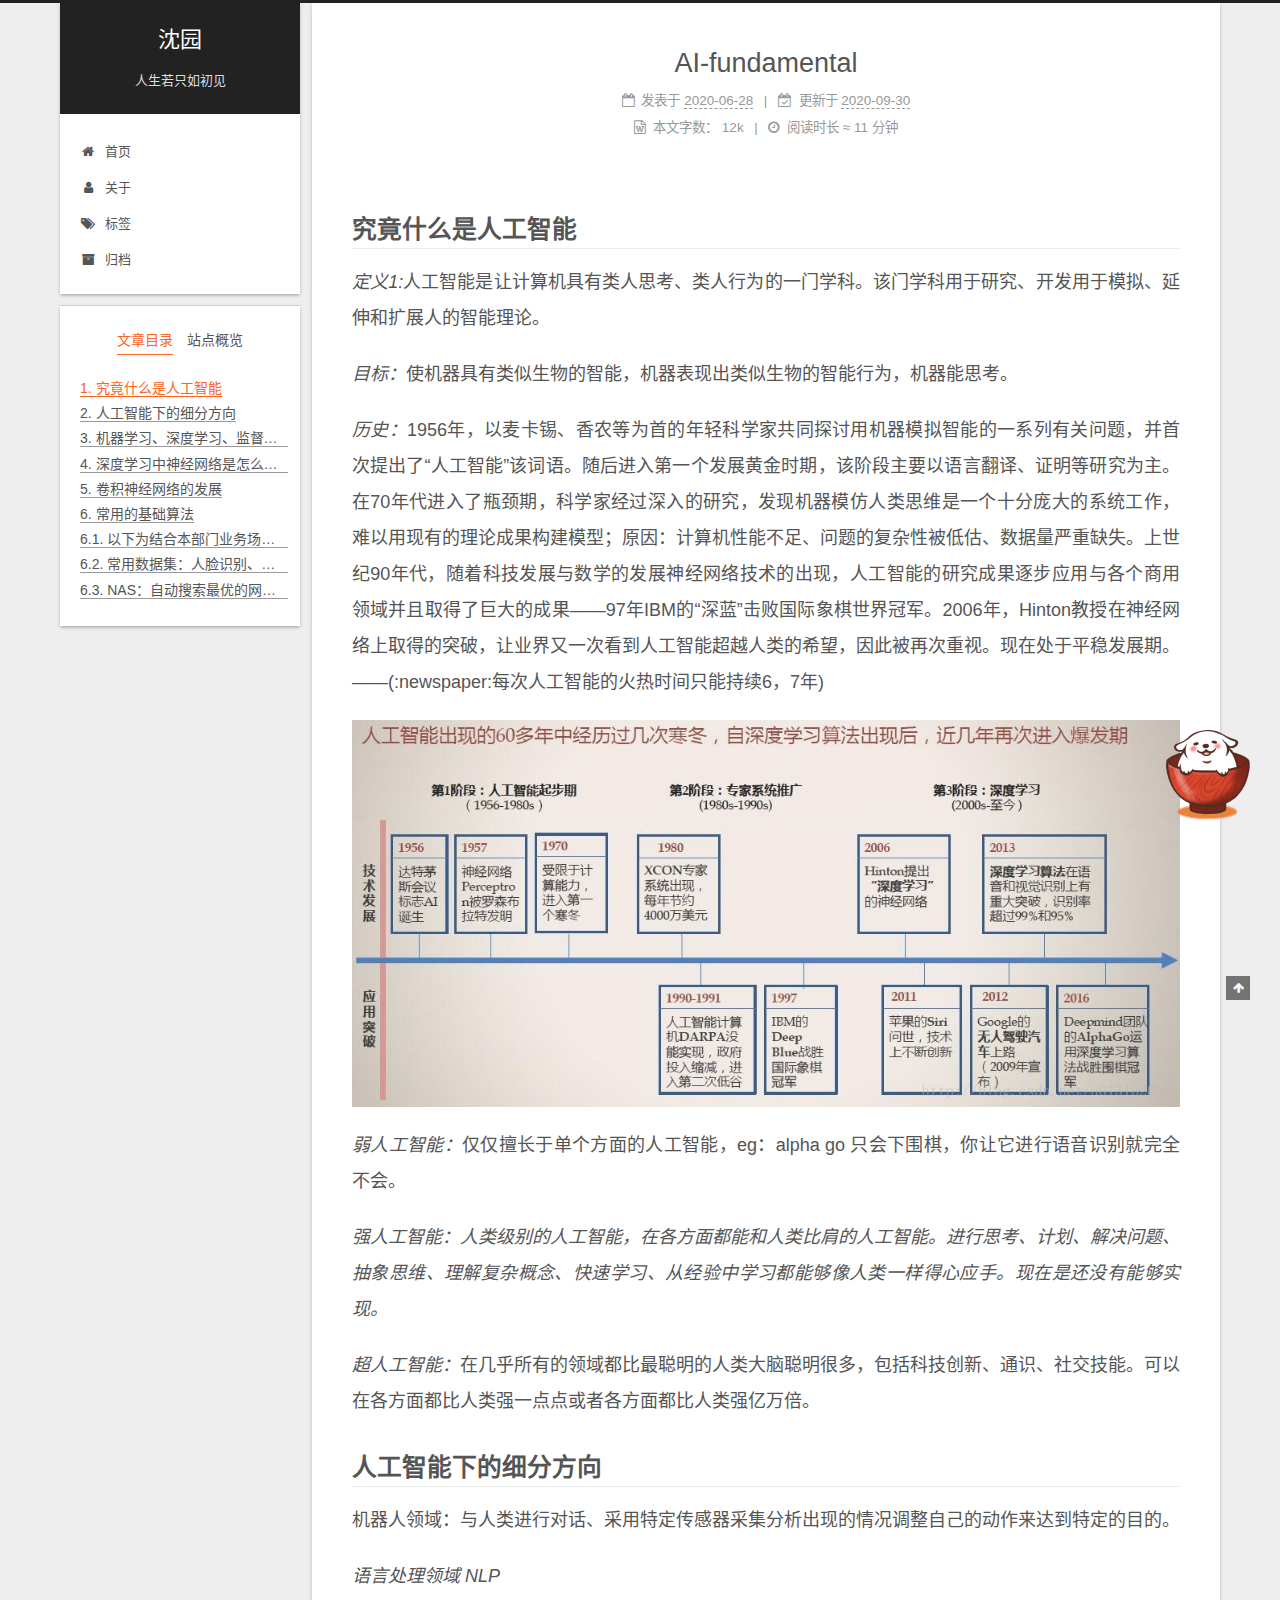
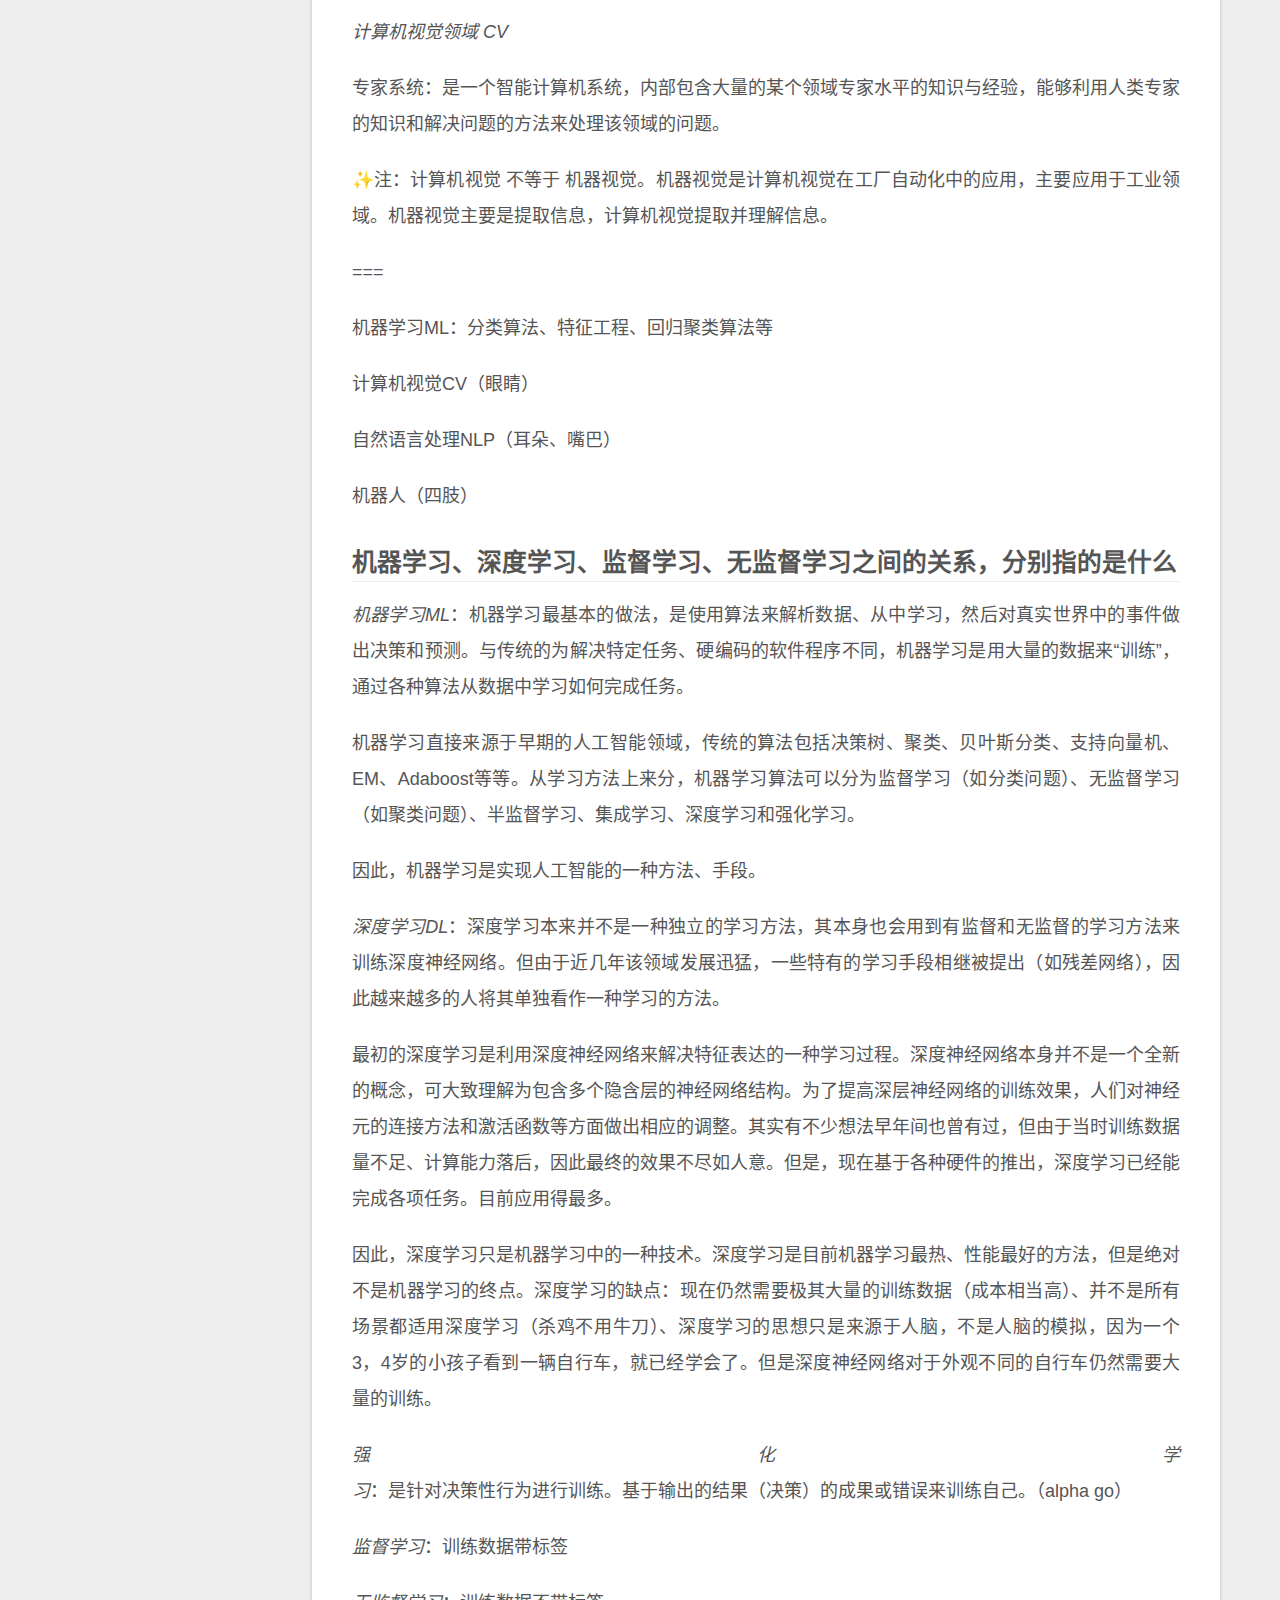
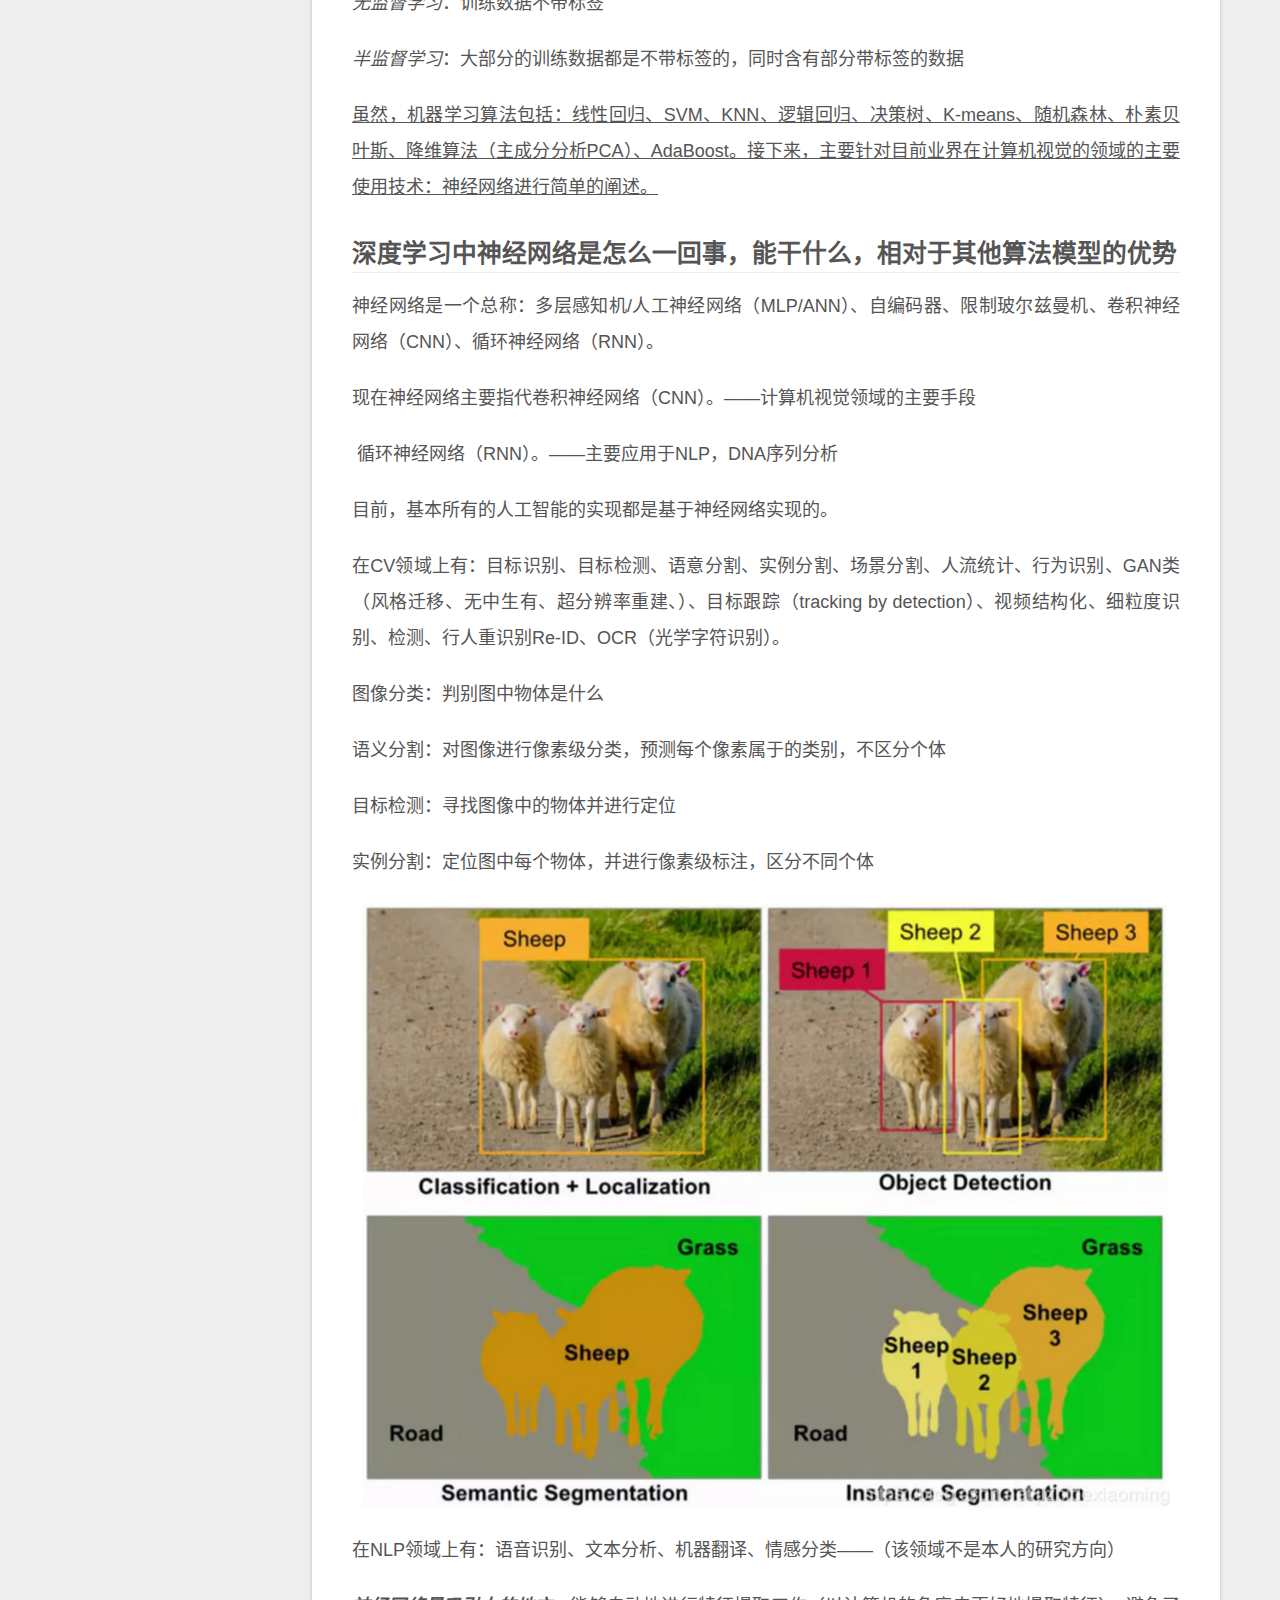
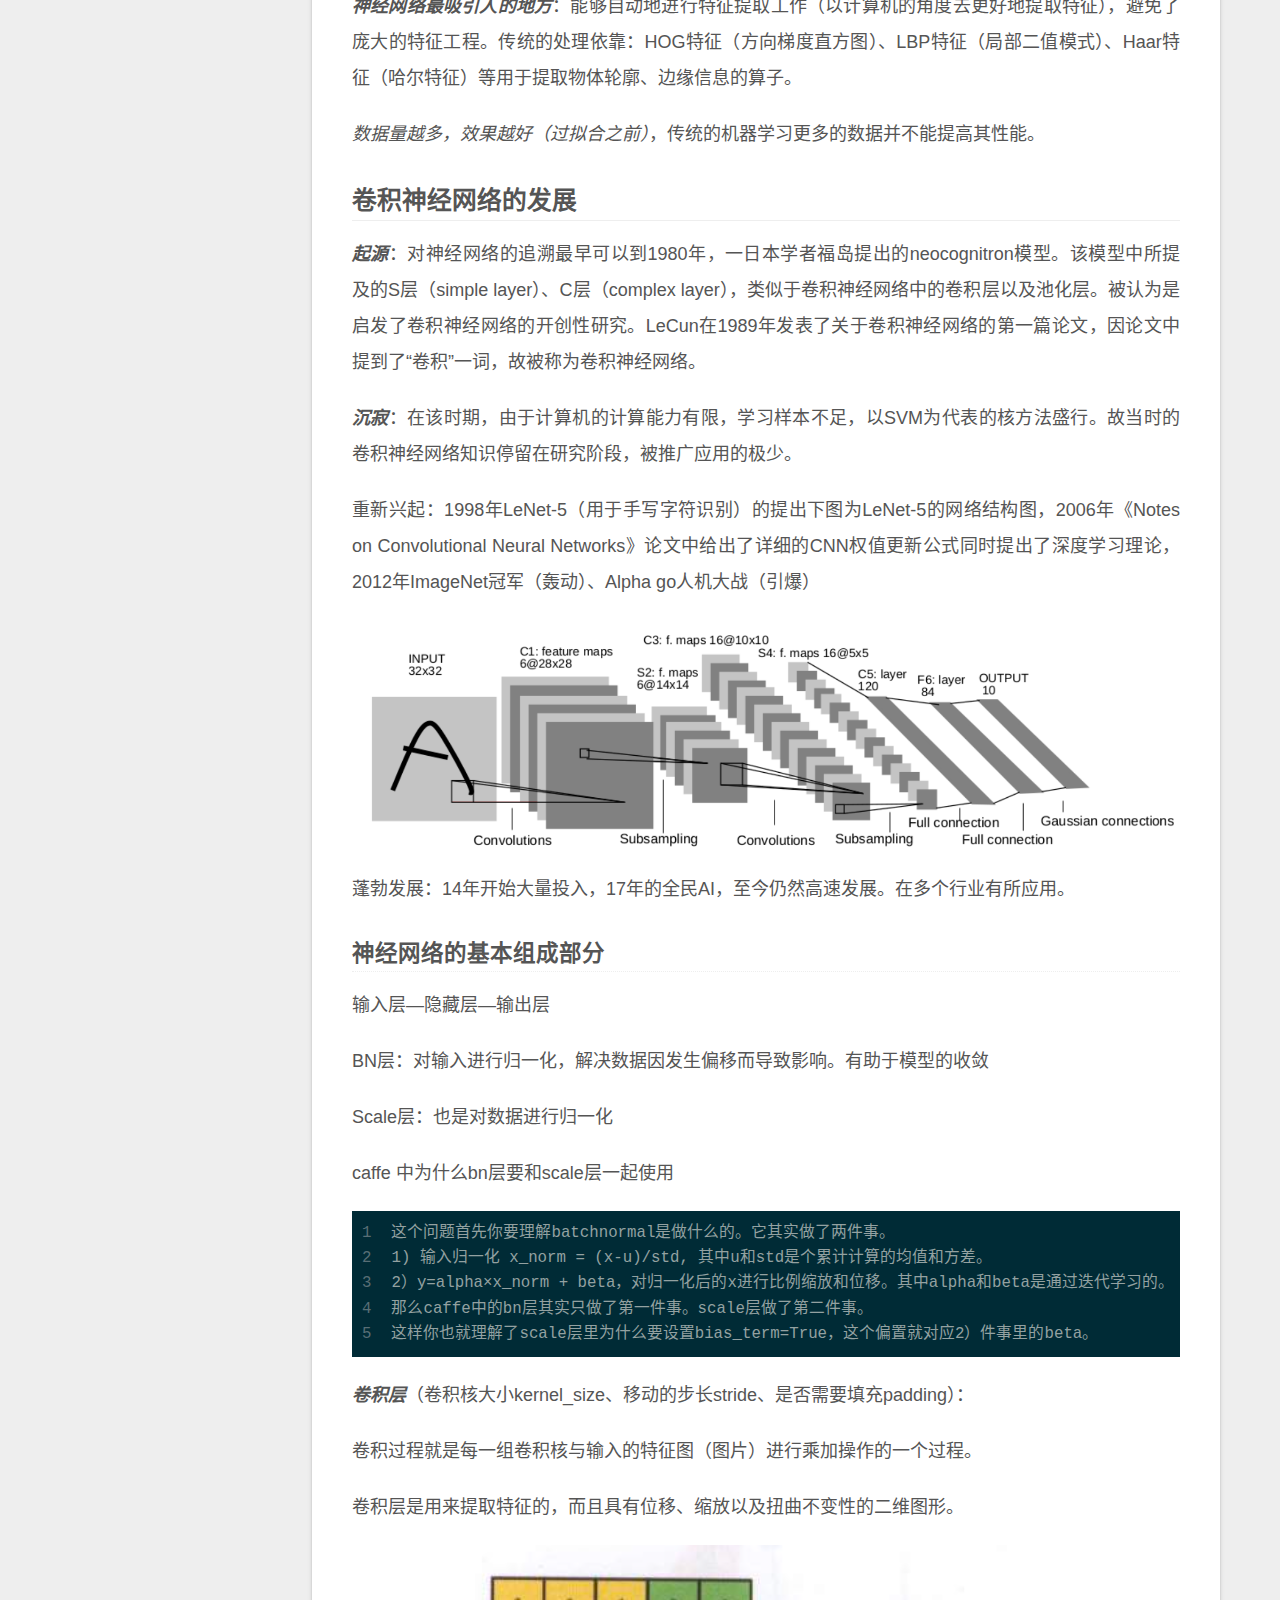
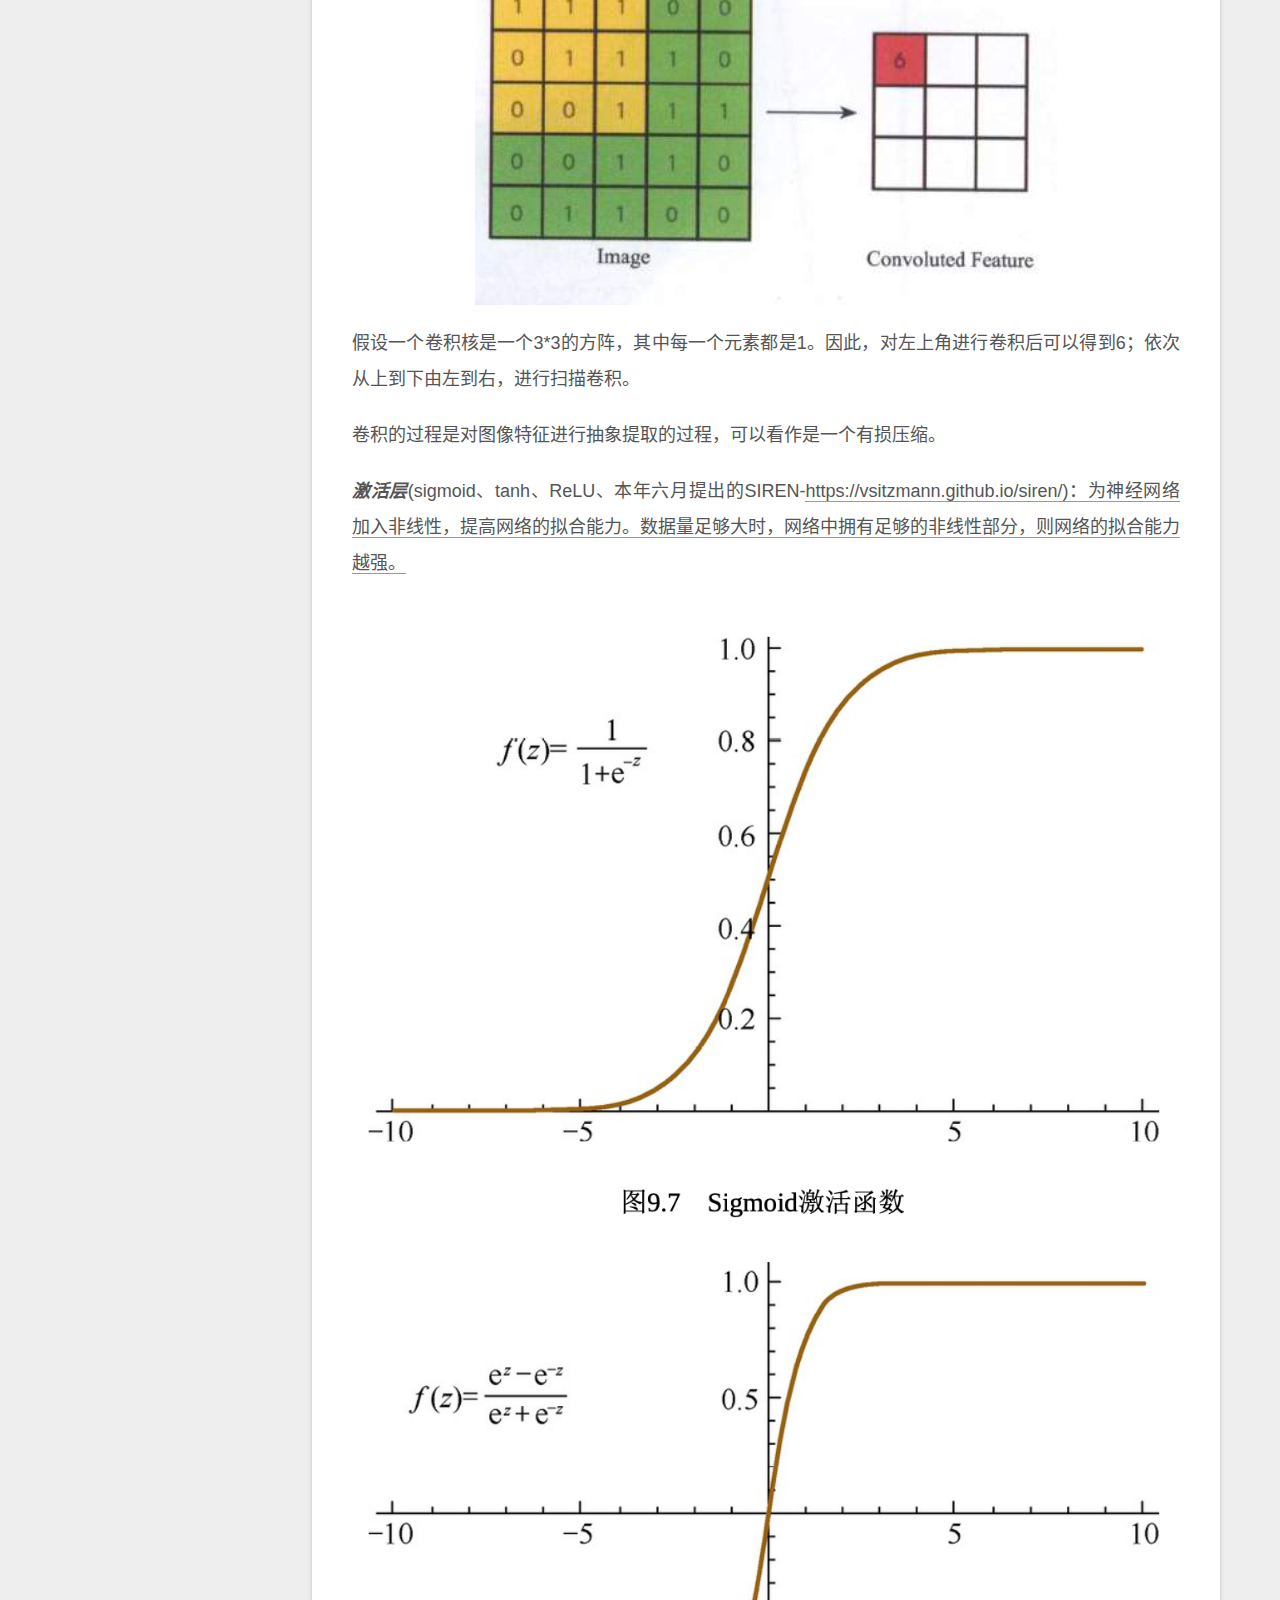
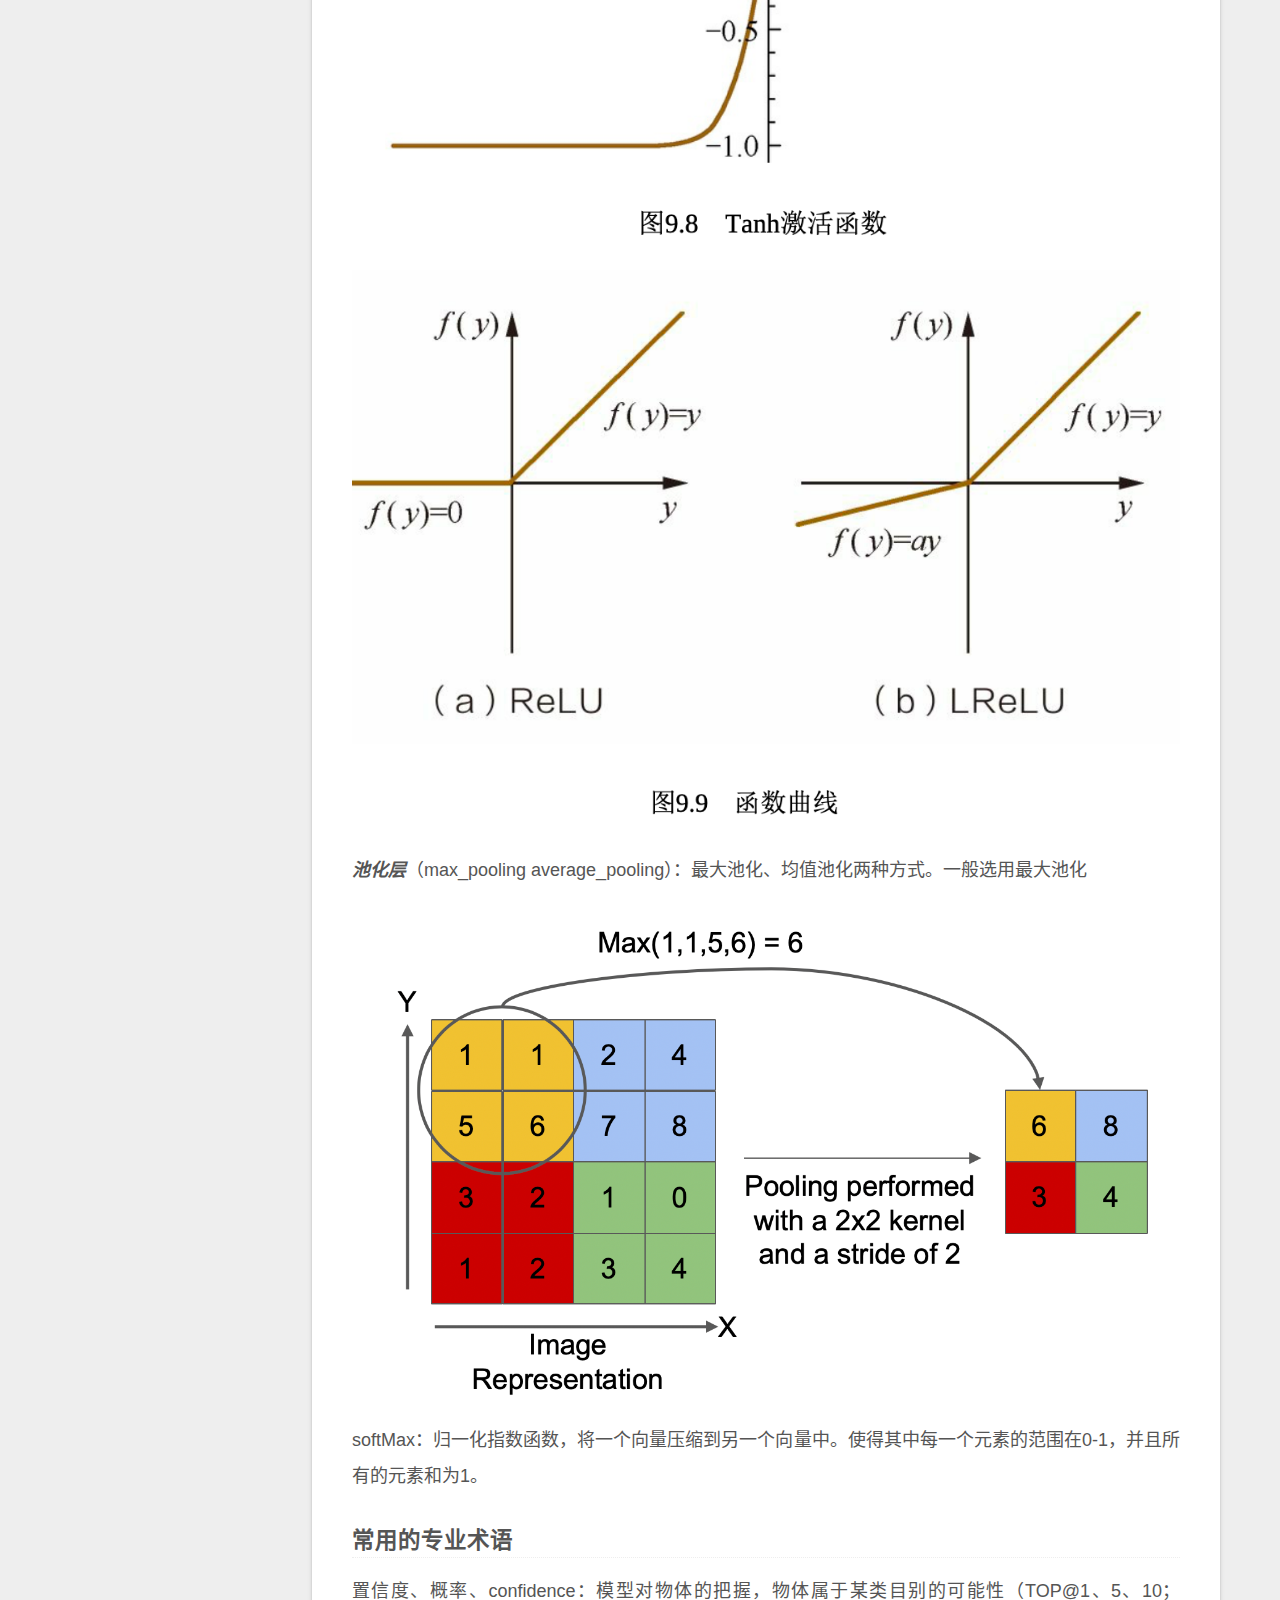
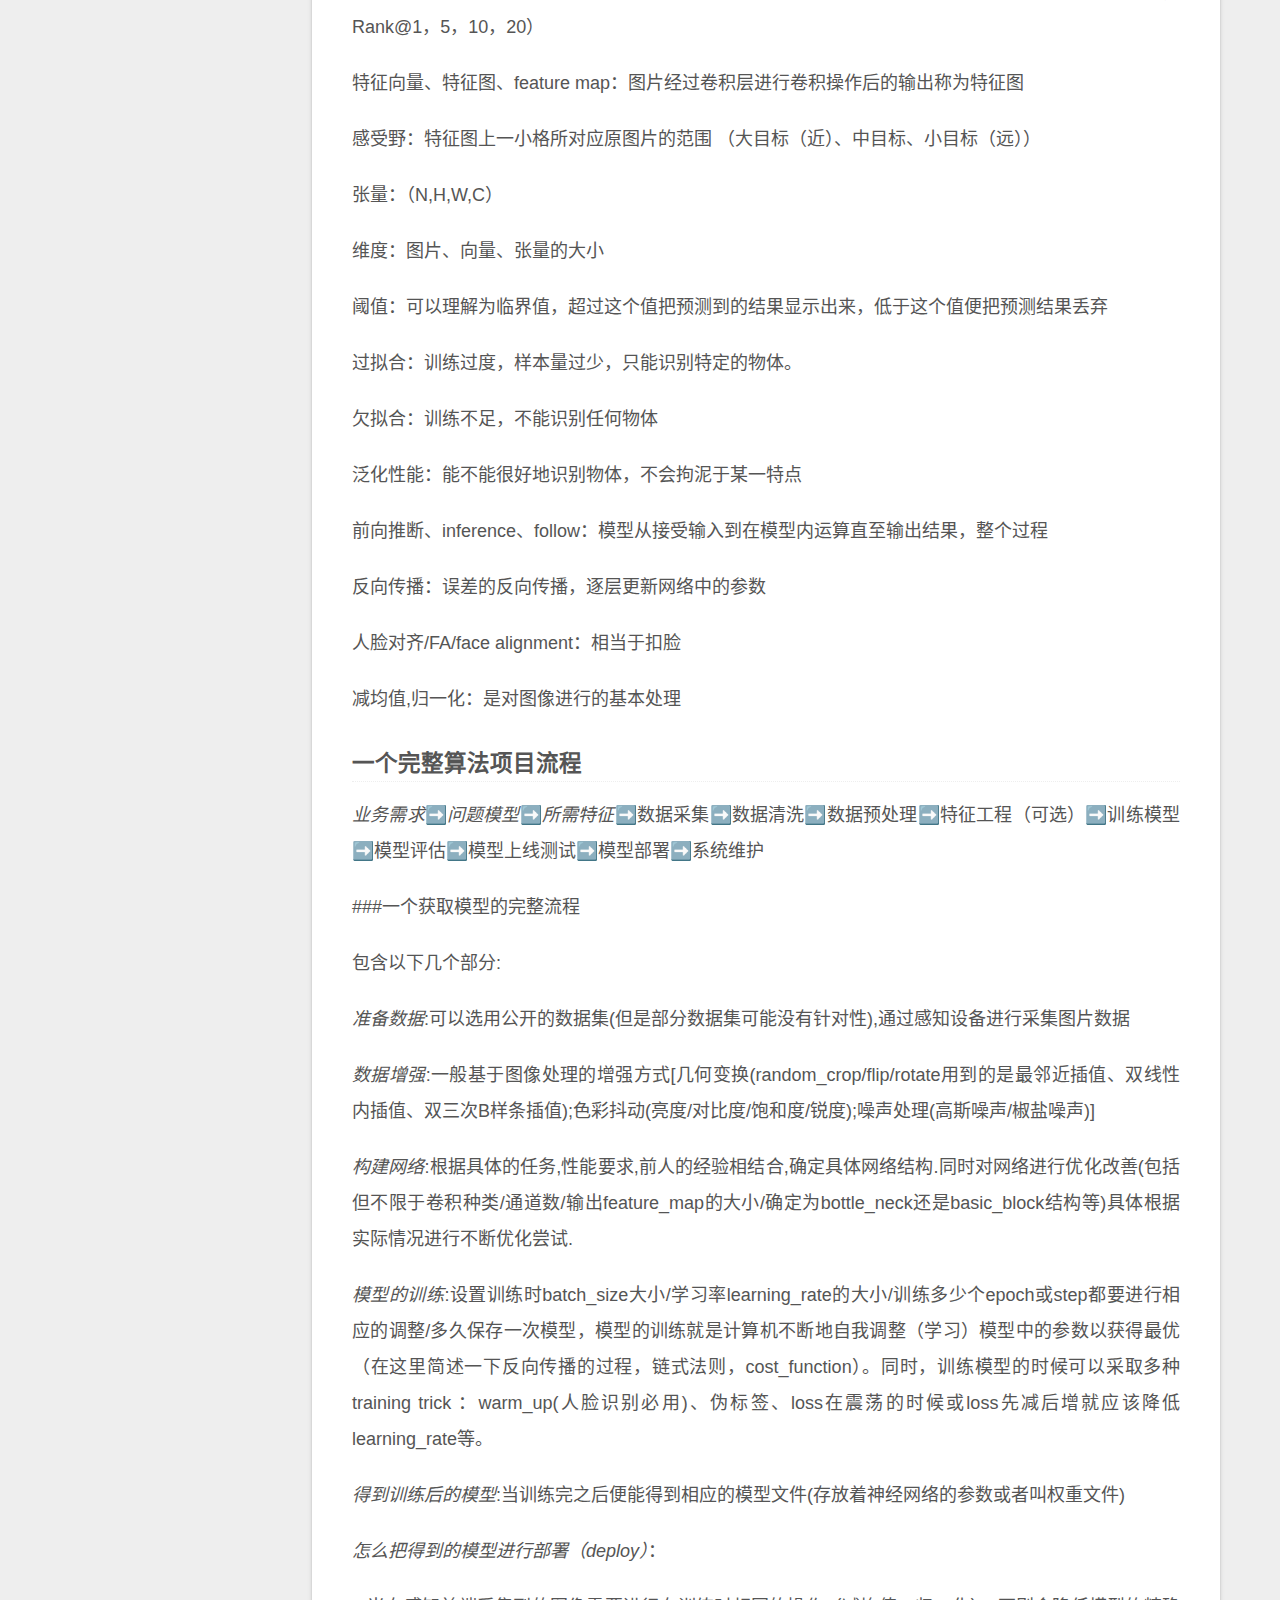
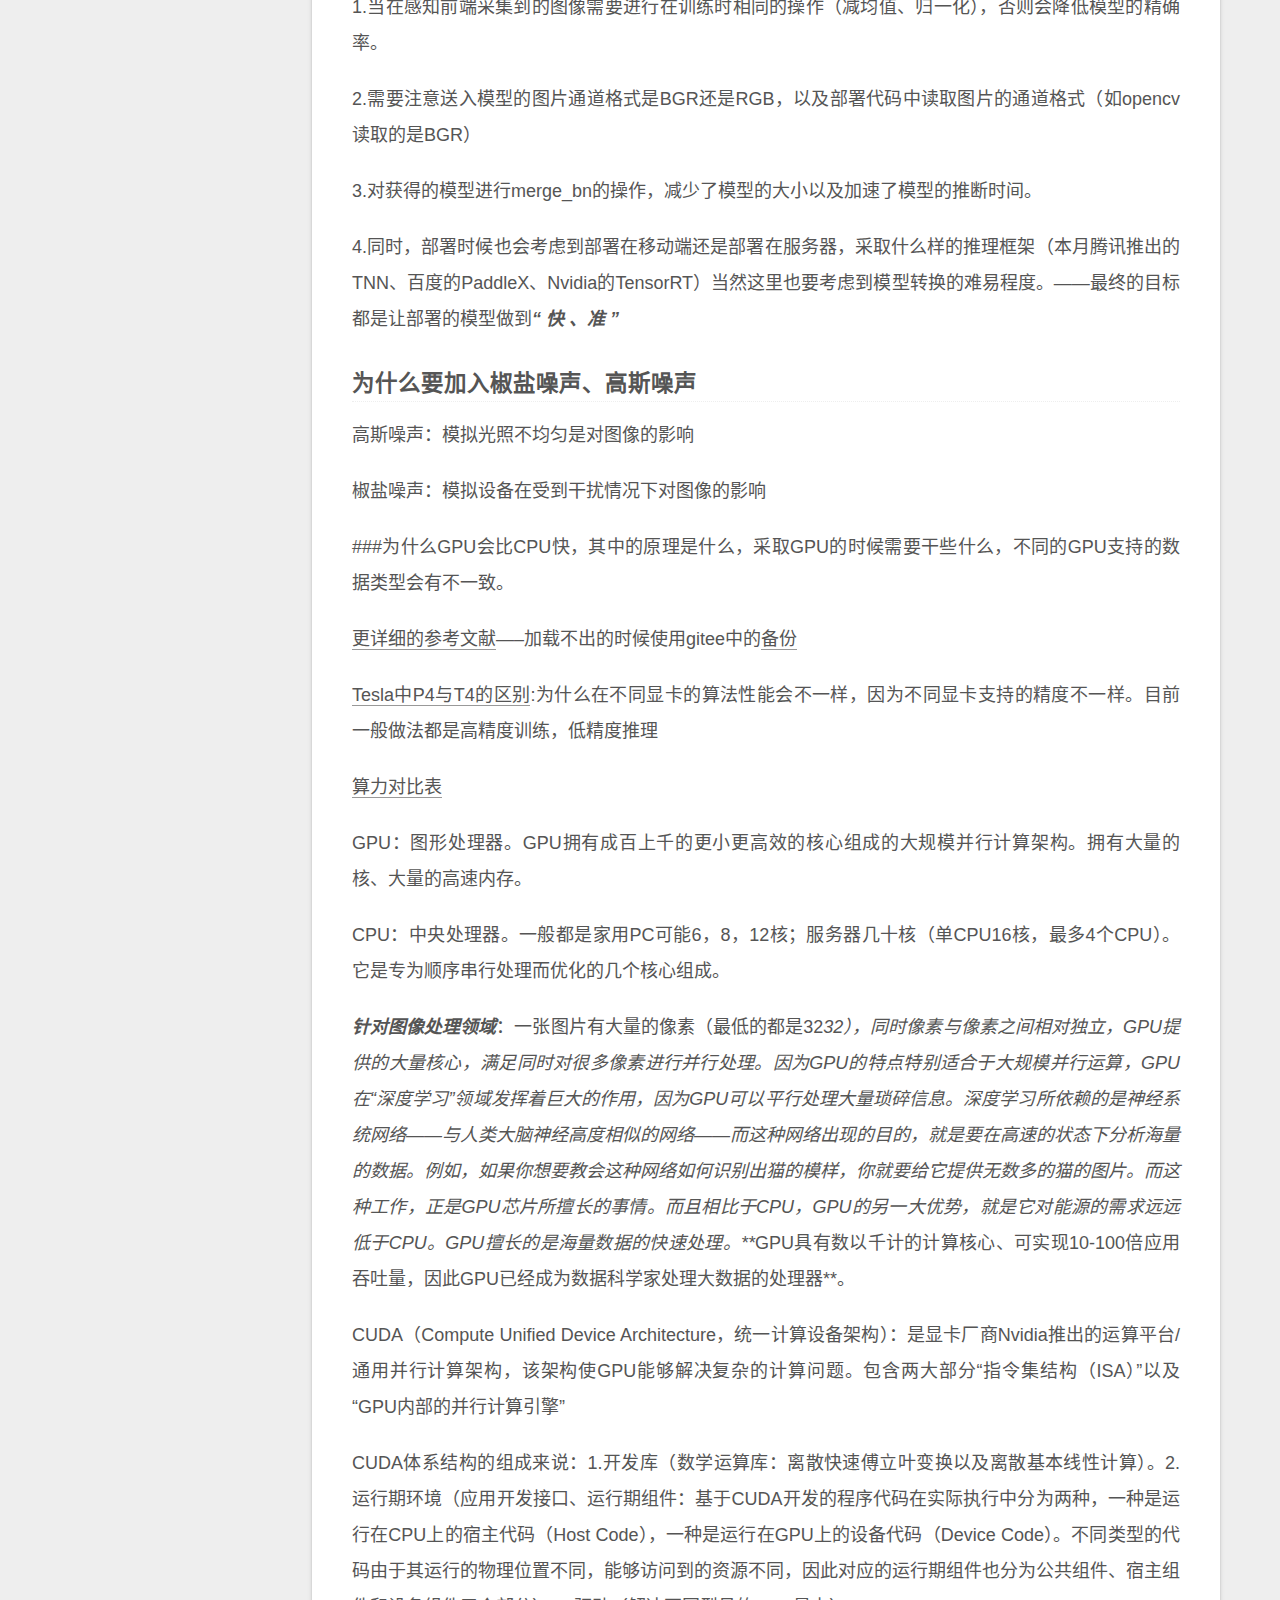
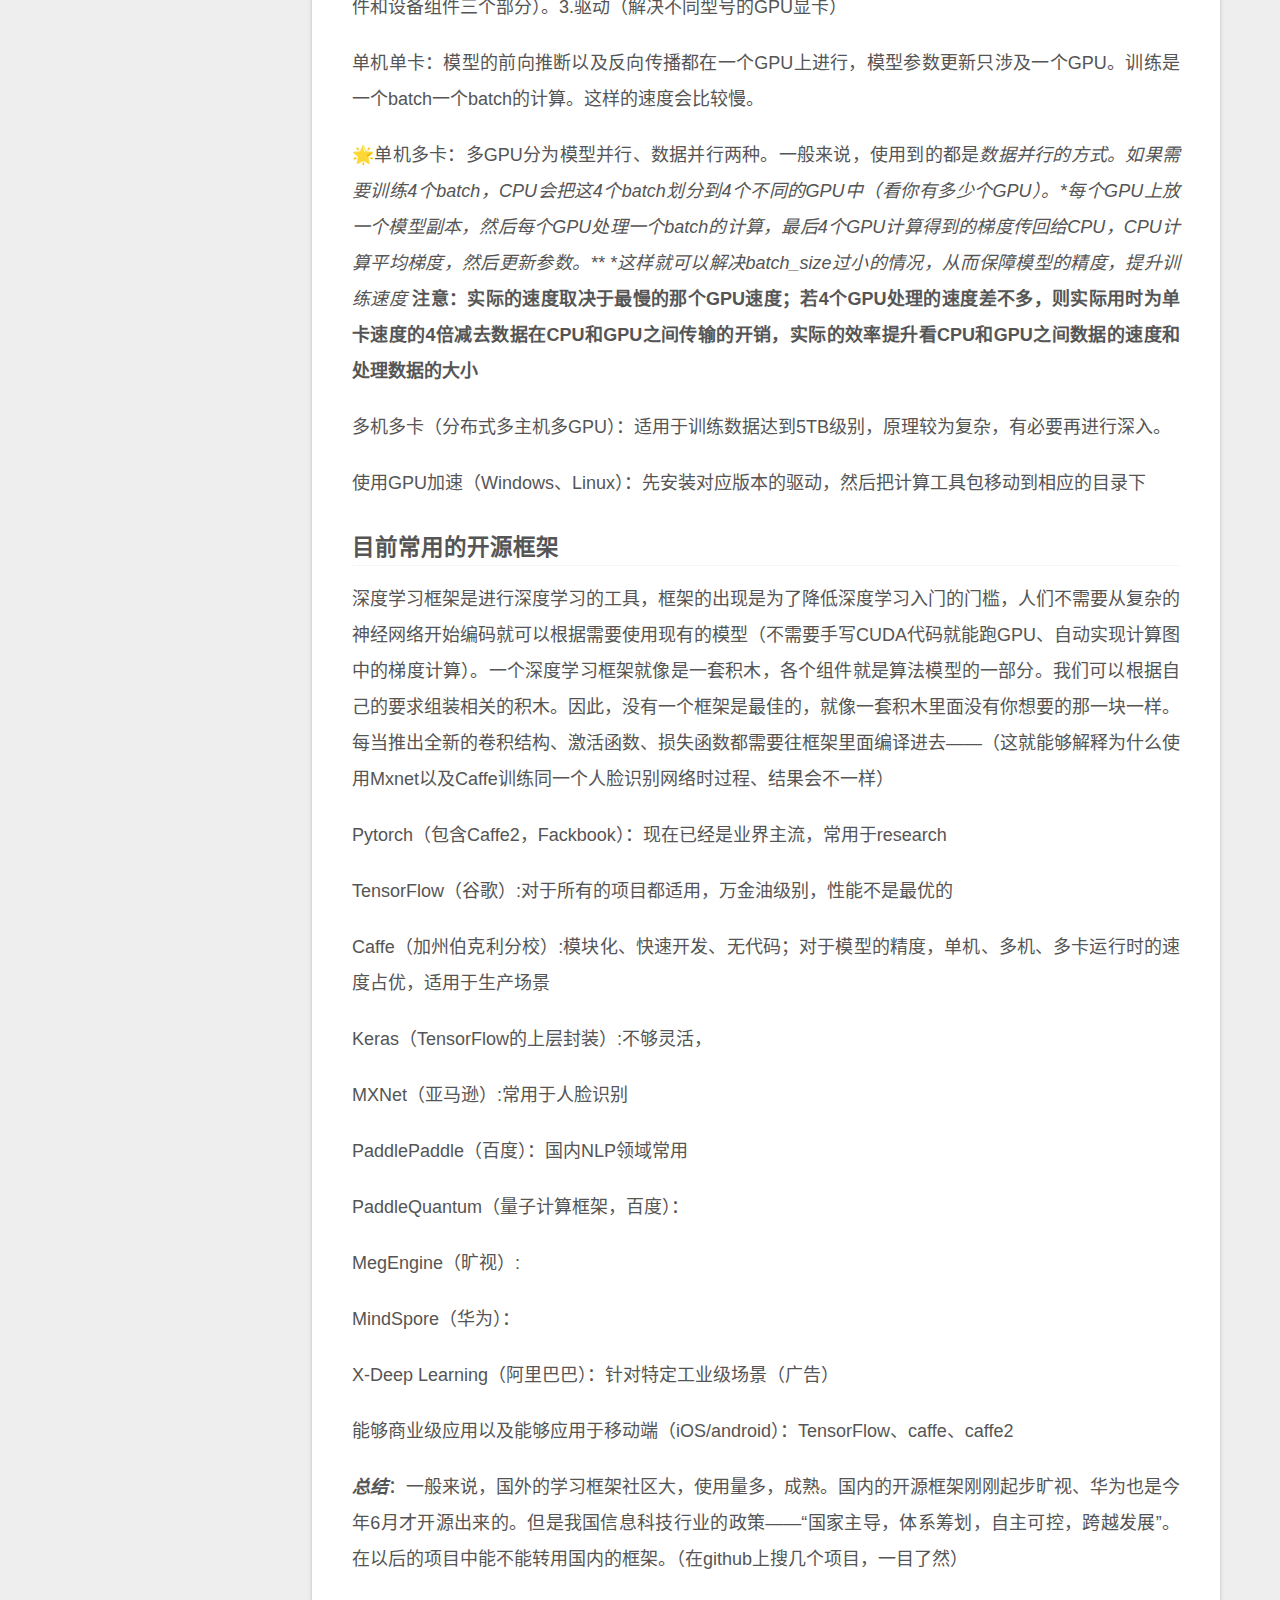
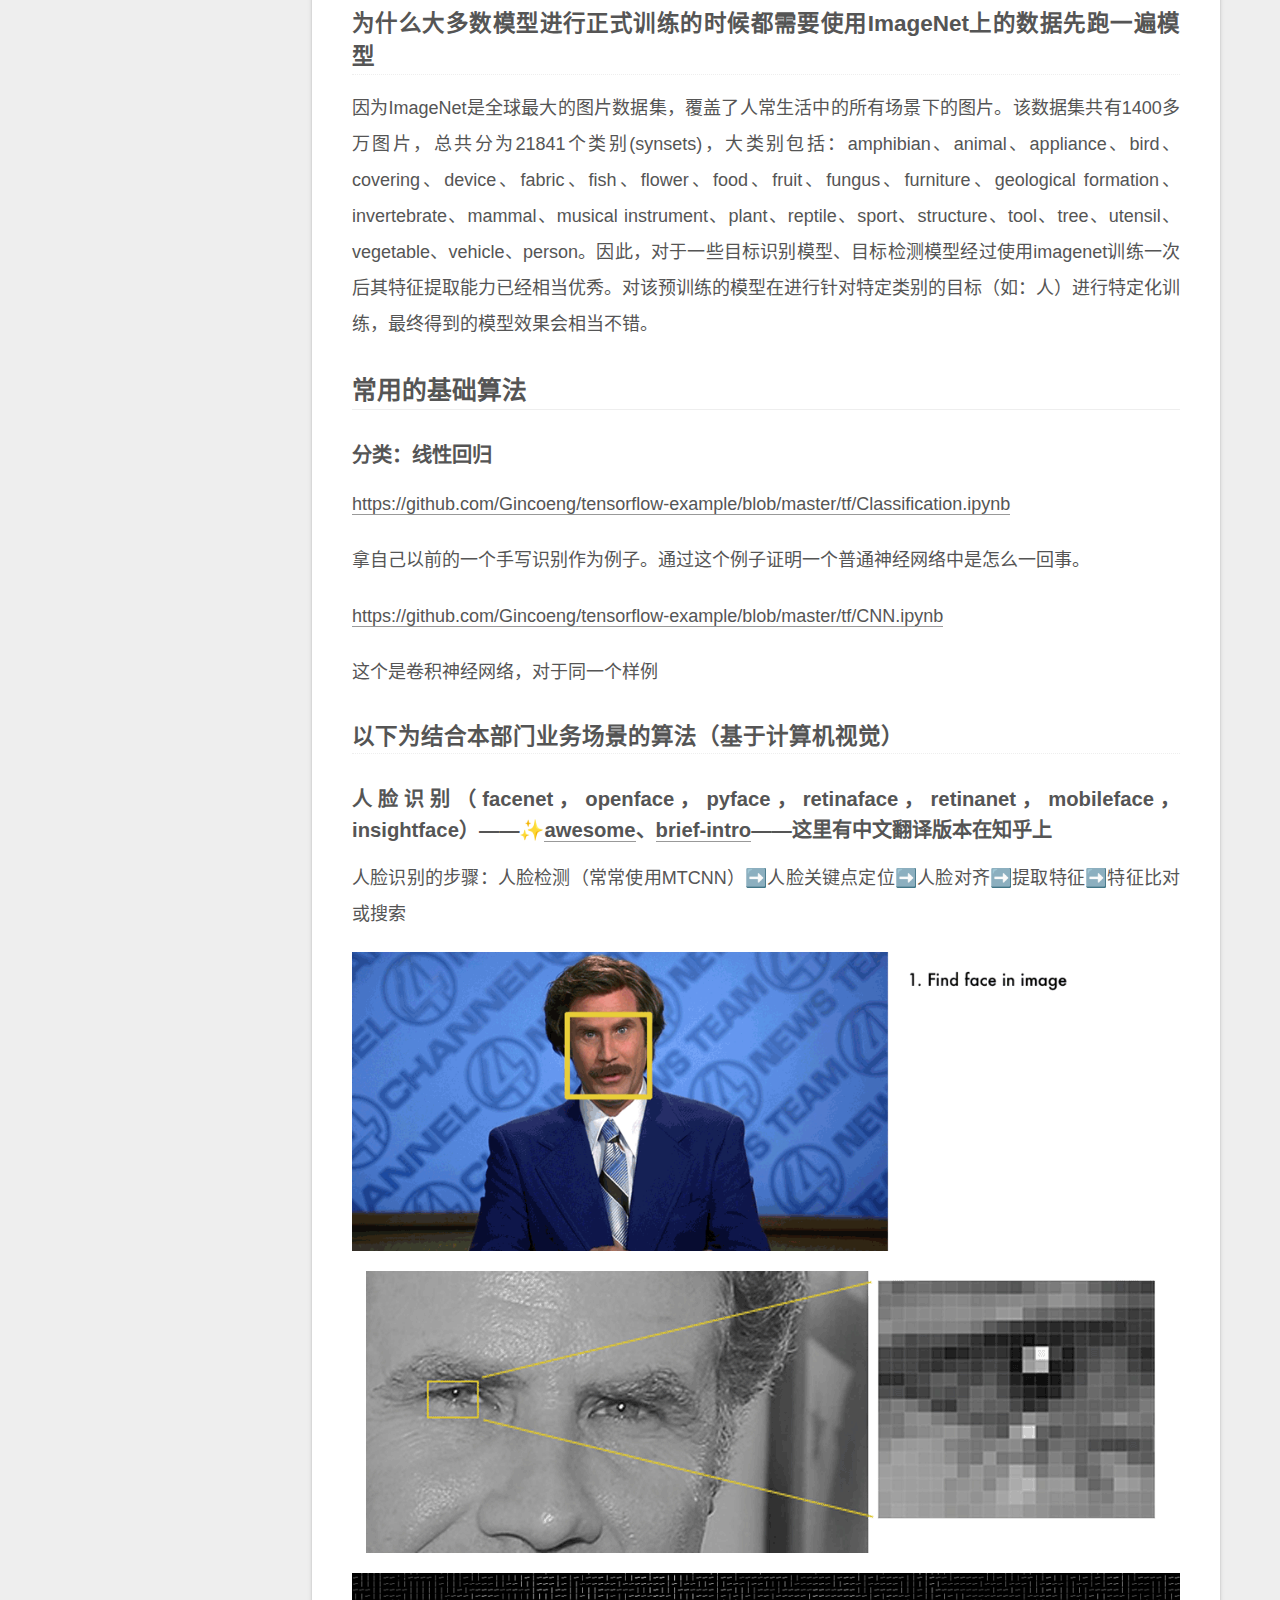
<file: 2020/06/28/AI-fundamental/index.html>
<!DOCTYPE html>
<html lang="zh-CN">
<head>
  <meta charset="UTF-8">
<meta name="viewport" content="width=device-width, initial-scale=1, maximum-scale=2">
<meta name="theme-color" content="#222">
<meta name="generator" content="Hexo 4.2.0">
  <link rel="apple-touch-icon" sizes="180x180" href="/images/apple-touch-icon-next.png">
  <link rel="icon" type="image/png" sizes="32x32" href="/images/favicon-32x32-next.png">
  <link rel="icon" type="image/png" sizes="16x16" href="/images/favicon-16x16-next.png">
  <link rel="mask-icon" href="/images/logo.svg" color="#222">

<link rel="stylesheet" href="/css/main.css">


<link rel="stylesheet" href="/lib/font-awesome/css/font-awesome.min.css">

<script id="hexo-configurations">
    var NexT = window.NexT || {};
    var CONFIG = {"hostname":"yoursite.com","root":"/","scheme":"Gemini","version":"7.7.2","exturl":false,"sidebar":{"position":"left","display":"post","padding":18,"offset":12,"onmobile":false},"copycode":{"enable":true,"show_result":true,"style":null},"back2top":{"enable":true,"sidebar":false,"scrollpercent":false},"bookmark":{"enable":false,"color":"#222","save":"auto"},"fancybox":false,"mediumzoom":false,"lazyload":false,"pangu":false,"comments":{"style":"tabs","active":null,"storage":true,"lazyload":false,"nav":null},"algolia":{"hits":{"per_page":10},"labels":{"input_placeholder":"Search for Posts","hits_empty":"We didn't find any results for the search: ${query}","hits_stats":"${hits} results found in ${time} ms"}},"localsearch":{"enable":false,"trigger":"auto","top_n_per_article":1,"unescape":false,"preload":false},"motion":{"enable":true,"async":false,"transition":{"post_block":"fadeIn","post_header":"slideDownIn","post_body":"slideDownIn","coll_header":"slideLeftIn","sidebar":"slideUpIn"}}};
  </script>

  <meta name="description" content="究竟什么是人工智能定义1:人工智能是让计算机具有类人思考、类人行为的一门学科。该门学科用于研究、开发用于模拟、延伸和扩展人的智能理论。 目标：使机器具有类似生物的智能，机器表现出类似生物的智能行为，机器能思考。 历史：1956年，以麦卡锡、香农等为首的年轻科学家共同探讨用机器模拟智能的一系列有关问题，并首次提出了“人工智能”该词语。随后进入第一个发展黄金时期，该阶段主要以语言翻译、证明等研究为主。">
<meta property="og:type" content="article">
<meta property="og:title" content="AI-fundamental">
<meta property="og:url" content="http://yoursite.com/2020/06/28/AI-fundamental/index.html">
<meta property="og:site_name" content="沈园">
<meta property="og:description" content="究竟什么是人工智能定义1:人工智能是让计算机具有类人思考、类人行为的一门学科。该门学科用于研究、开发用于模拟、延伸和扩展人的智能理论。 目标：使机器具有类似生物的智能，机器表现出类似生物的智能行为，机器能思考。 历史：1956年，以麦卡锡、香农等为首的年轻科学家共同探讨用机器模拟智能的一系列有关问题，并首次提出了“人工智能”该词语。随后进入第一个发展黄金时期，该阶段主要以语言翻译、证明等研究为主。">
<meta property="og:locale" content="zh_CN">
<meta property="og:image" content="http://yoursite.com/2020/06/28/AI-fundamental/1.jpeg">
<meta property="og:image" content="http://yoursite.com/2020/06/28/AI-fundamental/30.png">
<meta property="og:image" content="http://yoursite.com/2020/06/28/AI-fundamental/2.png">
<meta property="og:image" content="http://yoursite.com/2020/06/28/AI-fundamental/3.png">
<meta property="og:image" content="http://yoursite.com/2020/06/28/AI-fundamental/4.png">
<meta property="og:image" content="http://yoursite.com/2020/06/28/AI-fundamental/5.png">
<meta property="og:image" content="http://yoursite.com/2020/06/28/AI-fundamental/6.png">
<meta property="og:image" content="http://yoursite.com/2020/06/28/AI-fundamental/7.gif">
<meta property="og:image" content="http://yoursite.com/2020/06/28/AI-fundamental/8.gif">
<meta property="og:image" content="http://yoursite.com/2020/06/28/AI-fundamental/9.gif">
<meta property="og:image" content="http://yoursite.com/2020/06/28/AI-fundamental/10.gif">
<meta property="og:image" content="http://yoursite.com/2020/06/28/AI-fundamental/11.png">
<meta property="og:image" content="http://yoursite.com/2020/06/28/AI-fundamental/15.png">
<meta property="og:image" content="http://yoursite.com/2020/06/28/AI-fundamental/12.jpg">
<meta property="og:image" content="http://yoursite.com/2020/06/28/AI-fundamental/13.jpg">
<meta property="og:image" content="http://yoursite.com/2020/06/28/AI-fundamental/14.png">
<meta property="og:image" content="http://yoursite.com/2020/06/28/AI-fundamental/19.png">
<meta property="og:image" content="http://yoursite.com/2020/06/28/AI-fundamental/20.png">
<meta property="og:image" content="http://yoursite.com/2020/06/28/AI-fundamental/21.png">
<meta property="og:image" content="http://yoursite.com/2020/06/28/AI-fundamental/22.png">
<meta property="og:image" content="http://yoursite.com/2020/06/28/AI-fundamental/23.png">
<meta property="og:image" content="http://yoursite.com/2020/06/28/AI-fundamental/24.png">
<meta property="og:image" content="http://yoursite.com/2020/06/28/AI-fundamental/25.png">
<meta property="og:image" content="http://yoursite.com/2020/06/28/AI-fundamental/26.png">
<meta property="og:image" content="http://yoursite.com/2020/06/28/AI-fundamental/28.png">
<meta property="og:image" content="http://yoursite.com/2020/06/28/AI-fundamental/16.png">
<meta property="og:image" content="http://yoursite.com/2020/06/28/AI-fundamental/17.png">
<meta property="og:image" content="http://yoursite.com/2020/06/28/AI-fundamental/18.png">
<meta property="og:image" content="http://yoursite.com/2020/06/28/AI-fundamental/27.png">
<meta property="article:published_time" content="2020-06-28T09:36:25.000Z">
<meta property="article:modified_time" content="2020-09-30T01:19:37.817Z">
<meta property="article:author" content="Ginchoeng Wong">
<meta name="twitter:card" content="summary">
<meta name="twitter:image" content="http://yoursite.com/2020/06/28/AI-fundamental/1.jpeg">

<link rel="canonical" href="http://yoursite.com/2020/06/28/AI-fundamental/">


<script id="page-configurations">
  // https://hexo.io/docs/variables.html
  CONFIG.page = {
    sidebar: "",
    isHome : false,
    isPost : true,
    lang   : 'zh-CN'
  };
</script>

  <title>AI-fundamental | 沈园</title>
  






  <noscript>
  <style>
  .use-motion .brand,
  .use-motion .menu-item,
  .sidebar-inner,
  .use-motion .post-block,
  .use-motion .pagination,
  .use-motion .comments,
  .use-motion .post-header,
  .use-motion .post-body,
  .use-motion .collection-header { opacity: initial; }

  .use-motion .site-title,
  .use-motion .site-subtitle {
    opacity: initial;
    top: initial;
  }

  .use-motion .logo-line-before i { left: initial; }
  .use-motion .logo-line-after i { right: initial; }
  </style>
</noscript>

</head>

<body itemscope itemtype="http://schema.org/WebPage">
  <div class="container use-motion">
    <div class="headband"></div>

    <header class="header" itemscope itemtype="http://schema.org/WPHeader">
      <div class="header-inner"><div class="site-brand-container">
  <div class="site-nav-toggle">
    <div class="toggle" aria-label="切换导航栏">
      <span class="toggle-line toggle-line-first"></span>
      <span class="toggle-line toggle-line-middle"></span>
      <span class="toggle-line toggle-line-last"></span>
    </div>
  </div>

  <div class="site-meta">

    <a href="/" class="brand" rel="start">
      <span class="logo-line-before"><i></i></span>
      <h1 class="site-title">沈园</h1>
      <span class="logo-line-after"><i></i></span>
    </a>
      <p class="site-subtitle" itemprop="description">人生若只如初见</p>
  </div>

  <div class="site-nav-right">
    <div class="toggle popup-trigger">
    </div>
  </div>
</div>




<nav class="site-nav">
  <ul id="menu" class="menu">
        <li class="menu-item menu-item-home">

    <a href="/" rel="section"><i class="fa fa-fw fa-home"></i>首页</a>

  </li>
        <li class="menu-item menu-item-about">

    <a href="/about/" rel="section"><i class="fa fa-fw fa-user"></i>关于</a>

  </li>
        <li class="menu-item menu-item-tags">

    <a href="/tags/" rel="section"><i class="fa fa-fw fa-tags"></i>标签</a>

  </li>
        <li class="menu-item menu-item-archives">

    <a href="/archives/" rel="section"><i class="fa fa-fw fa-archive"></i>归档</a>

  </li>
  </ul>
</nav>




</div>
    </header>

    
  <div class="back-to-top">
    <i class="fa fa-arrow-up"></i>
    <span>0%</span>
  </div>


    <main class="main">
      <div class="main-inner">
        <div class="content-wrap">
          

          <div class="content post posts-expand">
            

    
  
  
  <article itemscope itemtype="http://schema.org/Article" class="post-block" lang="zh-CN">
    <link itemprop="mainEntityOfPage" href="http://yoursite.com/2020/06/28/AI-fundamental/">

    <span hidden itemprop="author" itemscope itemtype="http://schema.org/Person">
      <meta itemprop="image" content="/images/avatar.gif">
      <meta itemprop="name" content="Ginchoeng Wong">
      <meta itemprop="description" content="Always">
    </span>

    <span hidden itemprop="publisher" itemscope itemtype="http://schema.org/Organization">
      <meta itemprop="name" content="沈园">
    </span>
      <header class="post-header">
        <h1 class="post-title" itemprop="name headline">
          AI-fundamental
        </h1>

        <div class="post-meta">
            <span class="post-meta-item">
              <span class="post-meta-item-icon">
                <i class="fa fa-calendar-o"></i>
              </span>
              <span class="post-meta-item-text">发表于</span>

              <time title="创建时间：2020-06-28 17:36:25" itemprop="dateCreated datePublished" datetime="2020-06-28T17:36:25+08:00">2020-06-28</time>
            </span>
              <span class="post-meta-item">
                <span class="post-meta-item-icon">
                  <i class="fa fa-calendar-check-o"></i>
                </span>
                <span class="post-meta-item-text">更新于</span>
                <time title="修改时间：2020-09-30 09:19:37" itemprop="dateModified" datetime="2020-09-30T09:19:37+08:00">2020-09-30</time>
              </span>

          <br>
            <span class="post-meta-item" title="本文字数">
              <span class="post-meta-item-icon">
                <i class="fa fa-file-word-o"></i>
              </span>
                <span class="post-meta-item-text">本文字数：</span>
              <span>12k</span>
            </span>
            <span class="post-meta-item" title="阅读时长">
              <span class="post-meta-item-icon">
                <i class="fa fa-clock-o"></i>
              </span>
                <span class="post-meta-item-text">阅读时长 &asymp;</span>
              <span>11 分钟</span>
            </span>

        </div>
      </header>

    
    
    
    <div class="post-body" itemprop="articleBody">

      
        <h2 id="究竟什么是人工智能"><a href="#究竟什么是人工智能" class="headerlink" title="究竟什么是人工智能"></a>究竟什么是人工智能</h2><p><em>定义1:</em>人工智能是让计算机具有类人思考、类人行为的一门学科。该门学科用于研究、开发用于模拟、延伸和扩展人的智能理论。</p>
<p><em>目标：</em>使机器具有类似生物的智能，机器表现出类似生物的智能行为，机器能思考。</p>
<p><em>历史：</em>1956年，以麦卡锡、香农等为首的年轻科学家共同探讨用机器模拟智能的一系列有关问题，并首次提出了“人工智能”该词语。随后进入第一个发展黄金时期，该阶段主要以语言翻译、证明等研究为主。在70年代进入了瓶颈期，科学家经过深入的研究，发现机器模仿人类思维是一个十分庞大的系统工作，难以用现有的理论成果构建模型；原因：计算机性能不足、问题的复杂性被低估、数据量严重缺失。上世纪90年代，随着科技发展与数学的发展神经网络技术的出现，人工智能的研究成果逐步应用与各个商用领域并且取得了巨大的成果——97年IBM的“深蓝”击败国际象棋世界冠军。2006年，Hinton教授在神经网络上取得的突破，让业界又一次看到人工智能超越人类的希望，因此被再次重视。现在处于平稳发展期。——(:newspaper:每次人工智能的火热时间只能持续6，7年)</p>
<p><img src="/2020/06/28/AI-fundamental/1.jpeg" alt="1"></p>
<p><em>弱人工智能：</em>仅仅擅长于单个方面的人工智能，eg：alpha go 只会下围棋，你让它进行语音识别就完全不会。</p>
<p><em>强人工智能：<em>人类级别的人工智能，在各方面都能和人类比肩的人工智能。进行思考、计划、解决问题、抽象思维、理解复杂概念、快速学习、从经验中学习都能够像人类一样得心应手。</em>现在是还没有能够实现。</em></p>
<p><em>超人工智能：</em>在几乎所有的领域都比最聪明的人类大脑聪明很多，包括科技创新、通识、社交技能。可以在各方面都比人类强一点点或者各方面都比人类强亿万倍。</p>
<h2 id="人工智能下的细分方向"><a href="#人工智能下的细分方向" class="headerlink" title="人工智能下的细分方向"></a>人工智能下的细分方向</h2><p>机器人领域：与人类进行对话、采用特定传感器采集分析出现的情况调整自己的动作来达到特定的目的。</p>
<p><em>语言处理领域 NLP</em></p>
<p><em>计算机视觉领域 CV</em> </p>
<p>专家系统：是一个智能计算机系统，内部包含大量的某个领域专家水平的知识与经验，能够利用人类专家的知识和解决问题的方法来处理该领域的问题。</p>
<p>✨注：计算机视觉 不等于 机器视觉。机器视觉是计算机视觉在工厂自动化中的应用，主要应用于工业领域。机器视觉主要是提取信息，计算机视觉提取并理解信息。</p>
<p>===</p>
<p>机器学习ML：分类算法、特征工程、回归聚类算法等</p>
<p>计算机视觉CV（眼睛）</p>
<p>自然语言处理NLP（耳朵、嘴巴）</p>
<p>机器人（四肢）</p>
<h2 id="机器学习、深度学习、监督学习、无监督学习之间的关系，分别指的是什么"><a href="#机器学习、深度学习、监督学习、无监督学习之间的关系，分别指的是什么" class="headerlink" title="机器学习、深度学习、监督学习、无监督学习之间的关系，分别指的是什么"></a>机器学习、深度学习、监督学习、无监督学习之间的关系，分别指的是什么</h2><p><em>机器学习ML</em>：机器学习最基本的做法，是使用算法来解析数据、从中学习，然后对真实世界中的事件做出决策和预测。与传统的为解决特定任务、硬编码的软件程序不同，机器学习是用大量的数据来“训练”，通过各种算法从数据中学习如何完成任务。</p>
<p>机器学习直接来源于早期的人工智能领域，传统的算法包括决策树、聚类、贝叶斯分类、支持向量机、EM、Adaboost等等。从学习方法上来分，机器学习算法可以分为监督学习（如分类问题）、无监督学习（如聚类问题）、半监督学习、集成学习、深度学习和强化学习。</p>
<p>因此，机器学习是实现人工智能的一种方法、手段。</p>
<p><em>深度学习DL</em>：深度学习本来并不是一种独立的学习方法，其本身也会用到有监督和无监督的学习方法来训练深度神经网络。但由于近几年该领域发展迅猛，一些特有的学习手段相继被提出（如残差网络），因此越来越多的人将其单独看作一种学习的方法。</p>
<p>最初的深度学习是利用深度神经网络来解决特征表达的一种学习过程。深度神经网络本身并不是一个全新的概念，可大致理解为包含多个隐含层的神经网络结构。为了提高深层神经网络的训练效果，人们对神经元的连接方法和激活函数等方面做出相应的调整。其实有不少想法早年间也曾有过，但由于当时训练数据量不足、计算能力落后，因此最终的效果不尽如人意。但是，现在基于各种硬件的推出，深度学习已经能完成各项任务。目前应用得最多。</p>
<p>因此，深度学习只是机器学习中的一种技术。深度学习是目前机器学习最热、性能最好的方法，但是绝对不是机器学习的终点。深度学习的缺点：现在仍然需要极其大量的训练数据（成本相当高）、并不是所有场景都适用深度学习（杀鸡不用牛刀）、深度学习的思想只是来源于人脑，不是人脑的模拟，因为一个3，4岁的小孩子看到一辆自行车，就已经学会了。但是深度神经网络对于外观不同的自行车仍然需要大量的训练。</p>
<p><em>强化学习</em>：是针对决策性行为进行训练。基于输出的结果（决策）的成果或错误来训练自己。（alpha go）</p>
<p><em>监督学习</em>：训练数据带标签</p>
<p><em>无监督学习</em>：训练数据不带标签</p>
<p><em>半监督学习</em>：大部分的训练数据都是不带标签的，同时含有部分带标签的数据</p>
<p><u>虽然，机器学习算法包括：线性回归、SVM、KNN、逻辑回归、决策树、K-means、随机森林、朴素贝叶斯、降维算法（主成分分析PCA）、AdaBoost。接下来，主要针对目前业界在计算机视觉的领域的主要使用技术：神经网络进行简单的阐述。</u></p>
<h2 id="深度学习中神经网络是怎么一回事，能干什么，相对于其他算法模型的优势"><a href="#深度学习中神经网络是怎么一回事，能干什么，相对于其他算法模型的优势" class="headerlink" title="深度学习中神经网络是怎么一回事，能干什么，相对于其他算法模型的优势"></a>深度学习中神经网络是怎么一回事，能干什么，相对于其他算法模型的优势</h2><p>神经网络是一个总称：多层感知机/人工神经网络（MLP/ANN）、自编码器、限制玻尔兹曼机、卷积神经网络（CNN）、循环神经网络（RNN）。</p>
<p>现在神经网络主要指代卷积神经网络（CNN）。——计算机视觉领域的主要手段</p>
<p>​                                    循环神经网络（RNN）。——主要应用于NLP，DNA序列分析</p>
<p>目前，基本所有的人工智能的实现都是基于神经网络实现的。</p>
<p>在CV领域上有：目标识别、目标检测、语意分割、实例分割、场景分割、人流统计、行为识别、GAN类（风格迁移、无中生有、超分辨率重建、）、目标跟踪（tracking by detection）、视频结构化、细粒度识别、检测、行人重识别Re-ID、OCR（光学字符识别）。</p>
<p>图像分类：判别图中物体是什么</p>
<p>语义分割：对图像进行像素级分类，预测每个像素属于的类别，不区分个体</p>
<p>目标检测：寻找图像中的物体并进行定位</p>
<p>实例分割：定位图中每个物体，并进行像素级标注，区分不同个体</p>
<p><img src="/2020/06/28/AI-fundamental/30.png" alt="30"></p>
<p>在NLP领域上有：语音识别、文本分析、机器翻译、情感分类——（该领域不是本人的研究方向）</p>
<p><strong><em>神经网络最吸引人的地方</em></strong>：能够自动地进行特征提取工作（以计算机的角度去更好地提取特征），避免了庞大的特征工程。传统的处理依靠：HOG特征（方向梯度直方图）、LBP特征（局部二值模式）、Haar特征（哈尔特征）等用于提取物体轮廓、边缘信息的算子。</p>
<p> <em>数据量越多，效果越好（过拟合之前）</em>，传统的机器学习更多的数据并不能提高其性能。</p>
<h2 id="卷积神经网络的发展"><a href="#卷积神经网络的发展" class="headerlink" title="卷积神经网络的发展"></a>卷积神经网络的发展</h2><p><strong><em>起源</em></strong>：对神经网络的追溯最早可以到1980年，一日本学者福岛提出的neocognitron模型。该模型中所提及的S层（simple layer）、C层（complex layer），类似于卷积神经网络中的卷积层以及池化层。被认为是启发了卷积神经网络的开创性研究。LeCun在1989年发表了关于卷积神经网络的第一篇论文，因论文中提到了“卷积”一词，故被称为卷积神经网络。</p>
<p><strong><em>沉寂</em></strong>：在该时期，由于计算机的计算能力有限，学习样本不足，以SVM为代表的核方法盛行。故当时的卷积神经网络知识停留在研究阶段，被推广应用的极少。</p>
<p>重新兴起：1998年LeNet-5（用于手写字符识别）的提出下图为LeNet-5的网络结构图，2006年《Notes on Convolutional Neural Networks》论文中给出了详细的CNN权值更新公式同时提出了深度学习理论，2012年ImageNet冠军（轰动）、Alpha go人机大战（引爆）</p>
<p><img src="/2020/06/28/AI-fundamental/2.png" alt></p>
<p>蓬勃发展：14年开始大量投入，17年的全民AI，至今仍然高速发展。在多个行业有所应用。</p>
<h3 id="神经网络的基本组成部分"><a href="#神经网络的基本组成部分" class="headerlink" title="神经网络的基本组成部分"></a>神经网络的基本组成部分</h3><p>输入层—隐藏层—输出层</p>
<p>BN层：对输入进行归一化，解决数据因发生偏移而导致影响。有助于模型的收敛</p>
<p>Scale层：也是对数据进行归一化</p>
<p>caffe 中为什么bn层要和scale层一起使用</p>
<figure class="highlight plain"><table><tr><td class="gutter"><pre><span class="line">1</span><br><span class="line">2</span><br><span class="line">3</span><br><span class="line">4</span><br><span class="line">5</span><br></pre></td><td class="code"><pre><span class="line">这个问题首先你要理解batchnormal是做什么的。它其实做了两件事。</span><br><span class="line">1) 输入归一化 x_norm &#x3D; (x-u)&#x2F;std, 其中u和std是个累计计算的均值和方差。</span><br><span class="line">2）y&#x3D;alpha×x_norm + beta，对归一化后的x进行比例缩放和位移。其中alpha和beta是通过迭代学习的。</span><br><span class="line">那么caffe中的bn层其实只做了第一件事。scale层做了第二件事。</span><br><span class="line">这样你也就理解了scale层里为什么要设置bias_term&#x3D;True，这个偏置就对应2）件事里的beta。</span><br></pre></td></tr></table></figure>

<p><strong><em>卷积层</em></strong>（卷积核大小kernel_size、移动的步长stride、是否需要填充padding）：</p>
<p>卷积过程就是每一组卷积核与输入的特征图（图片）进行乘加操作的一个过程。</p>
<p>卷积层是用来提取特征的，而且具有位移、缩放以及扭曲不变性的二维图形。</p>
<p><img src="/2020/06/28/AI-fundamental/3.png" alt></p>
<p>假设一个卷积核是一个3*3的方阵，其中每一个元素都是1。因此，对左上角进行卷积后可以得到6；依次从上到下由左到右，进行扫描卷积。</p>
<p>卷积的过程是对图像特征进行抽象提取的过程，可以看作是一个有损压缩。</p>
<p><strong><em>激活层</em></strong>(sigmoid、tanh、ReLU、本年六月提出的SIREN-<a href="https://vsitzmann.github.io/siren/)：为神经网络加入非线性，提高网络的拟合能力。数据量足够大时，网络中拥有足够的非线性部分，则网络的拟合能力越强。" target="_blank" rel="noopener">https://vsitzmann.github.io/siren/)：为神经网络加入非线性，提高网络的拟合能力。数据量足够大时，网络中拥有足够的非线性部分，则网络的拟合能力越强。</a></p>
<p><img src="/2020/06/28/AI-fundamental/4.png" alt="4"></p>
<p><img src="/2020/06/28/AI-fundamental/5.png" alt="5"></p>
<p><strong><em>池化层</em></strong>（max_pooling average_pooling）：最大池化、均值池化两种方式。一般选用最大池化</p>
<p><img src="/2020/06/28/AI-fundamental/6.png" alt="6"></p>
<p>softMax：归一化指数函数，将一个向量压缩到另一个向量中。使得其中每一个元素的范围在0-1，并且所有的元素和为1。</p>
<h3 id="常用的专业术语"><a href="#常用的专业术语" class="headerlink" title="常用的专业术语"></a>常用的专业术语</h3><p>置信度、概率、confidence：模型对物体的把握，物体属于某类目别的可能性（TOP@1、5、10；Rank@1，5，10，20）</p>
<p>特征向量、特征图、feature map：图片经过卷积层进行卷积操作后的输出称为特征图</p>
<p>感受野：特征图上一小格所对应原图片的范围 （大目标（近）、中目标、小目标（远））</p>
<p>张量：（N,H,W,C）</p>
<p>维度：图片、向量、张量的大小</p>
<p>阈值：可以理解为临界值，超过这个值把预测到的结果显示出来，低于这个值便把预测结果丢弃</p>
<p>过拟合：训练过度，样本量过少，只能识别特定的物体。</p>
<p>欠拟合：训练不足，不能识别任何物体</p>
<p>泛化性能：能不能很好地识别物体，不会拘泥于某一特点</p>
<p>前向推断、inference、follow：模型从接受输入到在模型内运算直至输出结果，整个过程</p>
<p>反向传播：误差的反向传播，逐层更新网络中的参数</p>
<p>人脸对齐/FA/face alignment：相当于扣脸</p>
<p>减均值,归一化：是对图像进行的基本处理</p>
<h3 id="一个完整算法项目流程"><a href="#一个完整算法项目流程" class="headerlink" title="一个完整算法项目流程"></a>一个完整算法项目流程</h3><p><em>业务需求</em>➡️<em>问题模型</em>➡️<em>所需特征</em>➡️数据采集➡️数据清洗➡️数据预处理➡️特征工程（可选）➡️训练模型➡️模型评估➡️模型上线测试➡️模型部署➡️系统维护</p>
<p>###一个获取模型的完整流程</p>
<p>包含以下几个部分:</p>
<p><em>准备数据</em>:可以选用公开的数据集(但是部分数据集可能没有针对性),通过感知设备进行采集图片数据</p>
<p><em>数据增强</em>:一般基于图像处理的增强方式[几何变换(random_crop/flip/rotate用到的是最邻近插值、双线性内插值、双三次B样条插值);色彩抖动(亮度/对比度/饱和度/锐度);噪声处理(高斯噪声/椒盐噪声)]</p>
<p><em>构建网络</em>:根据具体的任务,性能要求,前人的经验相结合,确定具体网络结构.同时对网络进行优化改善(包括但不限于卷积种类/通道数/输出feature_map的大小/确定为bottle_neck还是basic_block结构等)具体根据实际情况进行不断优化尝试.</p>
<p><em>模型的训练</em>:设置训练时batch_size大小/学习率learning_rate的大小/训练多少个epoch或step都要进行相应的调整/多久保存一次模型，模型的训练就是计算机不断地自我调整（学习）模型中的参数以获得最优（在这里简述一下反向传播的过程，链式法则，cost_function）。同时，训练模型的时候可以采取多种training trick ：warm_up(人脸识别必用)、伪标签、loss在震荡的时候或loss先减后增就应该降低learning_rate等。</p>
<p><em>得到训练后的模型</em>:当训练完之后便能得到相应的模型文件(存放着神经网络的参数或者叫权重文件)</p>
<p><em>怎么把得到的模型进行部署（deploy）</em>：</p>
<p>1.当在感知前端采集到的图像需要进行在训练时相同的操作（减均值、归一化），否则会降低模型的精确率。</p>
<p>2.需要注意送入模型的图片通道格式是BGR还是RGB，以及部署代码中读取图片的通道格式（如opencv读取的是BGR）</p>
<p>3.对获得的模型进行merge_bn的操作，减少了模型的大小以及加速了模型的推断时间。</p>
<p>4.同时，部署时候也会考虑到部署在移动端还是部署在服务器，采取什么样的推理框架（本月腾讯推出的TNN、百度的PaddleX、Nvidia的TensorRT）当然这里也要考虑到模型转换的难易程度。——最终的目标都是让部署的模型做到<strong><em>“ 快 、准 ”</em></strong></p>
<h3 id="为什么要加入椒盐噪声、高斯噪声"><a href="#为什么要加入椒盐噪声、高斯噪声" class="headerlink" title="为什么要加入椒盐噪声、高斯噪声"></a>为什么要加入椒盐噪声、高斯噪声</h3><p>高斯噪声：模拟光照不均匀是对图像的影响</p>
<p>椒盐噪声：模拟设备在受到干扰情况下对图像的影响</p>
<p>###为什么GPU会比CPU快，其中的原理是什么，采取GPU的时候需要干些什么，不同的GPU支持的数据类型会有不一致。</p>
<p><a href="[https://github.com/scutan90/DeepLearning-500-questions/blob/master/ch15_GPU%E5%92%8C%E6%A1%86%E6%9E%B6%E9%80%89%E5%9E%8B/%E7%AC%AC%E5%8D%81%E4%BA%94%E7%AB%A0_%E5%BC%82%E6%9E%84%E8%BF%90%E7%AE%97%E3%80%81GPU%E5%8F%8A%E6%A1%86%E6%9E%B6%E9%80%89%E5%9E%8B.md](https://github.com/scutan90/DeepLearning-500-questions/blob/master/ch15_GPU和框架选型/第十五章_异构运算、GPU及框架选型.md)">更详细的参考文献</a>—–加载不出的时候使用gitee中的<a href="[https://gitee.com/ginchoeng/DeepLearning-500-questions/blob/master/ch15_GPU%E5%92%8C%E6%A1%86%E6%9E%B6%E9%80%89%E5%9E%8B/%E7%AC%AC%E5%8D%81%E4%BA%94%E7%AB%A0_%E5%BC%82%E6%9E%84%E8%BF%90%E7%AE%97%E3%80%81GPU%E5%8F%8A%E6%A1%86%E6%9E%B6%E9%80%89%E5%9E%8B.md](https://gitee.com/ginchoeng/DeepLearning-500-questions/blob/master/ch15_GPU和框架选型/第十五章_异构运算、GPU及框架选型.md)">备份</a></p>
<p><a href="https://blog.csdn.net/yunweifun/article/details/105312616" target="_blank" rel="noopener">Tesla中P4与T4的区别</a>:为什么在不同显卡的算法性能会不一样，因为不同显卡支持的精度不一样。目前一般做法都是高精度训练，低精度推理</p>
<p><a href="https://blog.csdn.net/iefenghao/article/details/97956440?utm_medium=distribute.pc_relevant.none-task-blog-BlogCommendFromMachineLearnPai2-1.channel_param&depth_1-utm_source=distribute.pc_relevant.none-task-blog-BlogCommendFromMachineLearnPai2-1.channel_param" target="_blank" rel="noopener">算力对比表</a></p>
<p>GPU：图形处理器。GPU拥有成百上千的更小更高效的核心组成的大规模并行计算架构。拥有大量的核、大量的高速内存。</p>
<p>CPU：中央处理器。一般都是家用PC可能6，8，12核；服务器几十核（单CPU16核，最多4个CPU）。它是专为顺序串行处理而优化的几个核心组成。</p>
<p><strong><em>针对图像处理领域</em></strong>：一张图片有大量的像素（最低的都是32<em>32），同时像素与像素之间相对独立，GPU提供的大量核心，满足同时对很多像素进行并行处理。因为GPU的特点特别适合于大规模并行运算，GPU在“深度学习”领域发挥着巨大的作用，因为GPU可以平行处理大量琐碎信息。深度学习所依赖的是神经系统网络——与人类大脑神经高度相似的网络——而这种网络出现的目的，就是要在高速的状态下分析海量的数据。例如，如果你想要教会这种网络如何识别出猫的模样，你就要给它提供无数多的猫的图片。而这种工作，正是GPU芯片所擅长的事情。而且相比于CPU，GPU的另一大优势，就是它对能源的需求远远低于CPU。GPU擅长的是海量数据的快速处理。**</em>GPU具有数以千计的计算核心、可实现10-100倍应用吞吐量，因此GPU已经成为数据科学家处理大数据的处理器**。</p>
<p>CUDA（Compute Unified Device Architecture，统一计算设备架构）：是显卡厂商Nvidia推出的运算平台/通用并行计算架构，该架构使GPU能够解决复杂的计算问题。包含两大部分“指令集结构（ISA）”以及“GPU内部的并行计算引擎”    </p>
<p> CUDA体系结构的组成来说：1.开发库（数学运算库：离散快速傅立叶变换以及离散基本线性计算）。2.运行期环境（应用开发接口、运行期组件：基于CUDA开发的程序代码在实际执行中分为两种，一种是运行在CPU上的宿主代码（Host Code），一种是运行在GPU上的设备代码（Device Code）。不同类型的代码由于其运行的物理位置不同，能够访问到的资源不同，因此对应的运行期组件也分为公共组件、宿主组件和设备组件三个部分）。3.驱动（解决不同型号的GPU显卡）</p>
<p>单机单卡：模型的前向推断以及反向传播都在一个GPU上进行，模型参数更新只涉及一个GPU。训练是一个batch一个batch的计算。这样的速度会比较慢。</p>
<p>🌟单机多卡：多GPU分为模型并行、数据并行两种。一般来说，使用到的都是<em>数据并行<em>的方式。如果需要训练4个batch，CPU会把这4个batch划分到4个不同的GPU中（看你有多少个GPU）。*</em>每个GPU上放一个模型副本，然后每个GPU处理一个batch的计算，最后4个GPU计算得到的梯度传回给CPU，CPU计算平均梯度，然后更新参数。**    *这样就可以解决batch_size过小的情况，从而保障模型的精度，提升训练速度</em>   <strong>注意：实际的速度取决于最慢的那个GPU速度；若4个GPU处理的速度差不多，则实际用时为单卡速度的4倍减去数据在CPU和GPU之间传输的开销，实际的效率提升看CPU和GPU之间数据的速度和处理数据的大小</strong></p>
<p>多机多卡（分布式多主机多GPU）：适用于训练数据达到5TB级别，原理较为复杂，有必要再进行深入。</p>
<p>使用GPU加速（Windows、Linux）：先安装对应版本的驱动，然后把计算工具包移动到相应的目录下</p>
<h3 id="目前常用的开源框架"><a href="#目前常用的开源框架" class="headerlink" title="目前常用的开源框架"></a>目前常用的开源框架</h3><p>深度学习框架是进行深度学习的工具，框架的出现是为了降低深度学习入门的门槛，人们不需要从复杂的神经网络开始编码就可以根据需要使用现有的模型（不需要手写CUDA代码就能跑GPU、自动实现计算图中的梯度计算）。一个深度学习框架就像是一套积木，各个组件就是算法模型的一部分。我们可以根据自己的要求组装相关的积木。因此，没有一个框架是最佳的，就像一套积木里面没有你想要的那一块一样。每当推出全新的卷积结构、激活函数、损失函数都需要往框架里面编译进去——（这就能够解释为什么使用Mxnet以及Caffe训练同一个人脸识别网络时过程、结果会不一样）</p>
<p>Pytorch（包含Caffe2，Fackbook）：现在已经是业界主流，常用于research</p>
<p>TensorFlow（谷歌）:对于所有的项目都适用，万金油级别，性能不是最优的</p>
<p>Caffe（加州伯克利分校）:模块化、快速开发、无代码；对于模型的精度，单机、多机、多卡运行时的速度占优，适用于生产场景</p>
<p>Keras（TensorFlow的上层封装）:不够灵活，</p>
<p>MXNet（亚马逊）:常用于人脸识别</p>
<p>PaddlePaddle（百度）：国内NLP领域常用</p>
<p>PaddleQuantum（量子计算框架，百度）：</p>
<p>MegEngine（旷视）:</p>
<p>MindSpore（华为）：</p>
<p>X-Deep Learning（阿里巴巴）：针对特定工业级场景（广告）</p>
<p>能够商业级应用以及能够应用于移动端（iOS/android）：TensorFlow、caffe、caffe2</p>
<p><strong><em>总结</em></strong>：一般来说，国外的学习框架社区大，使用量多，成熟。国内的开源框架刚刚起步旷视、华为也是今年6月才开源出来的。但是我国信息科技行业的政策——“国家主导，体系筹划，自主可控，跨越发展”。在以后的项目中能不能转用国内的框架。（在github上搜几个项目，一目了然）</p>
<h3 id="为什么大多数模型进行正式训练的时候都需要使用ImageNet上的数据先跑一遍模型"><a href="#为什么大多数模型进行正式训练的时候都需要使用ImageNet上的数据先跑一遍模型" class="headerlink" title="为什么大多数模型进行正式训练的时候都需要使用ImageNet上的数据先跑一遍模型"></a>为什么大多数模型进行正式训练的时候都需要使用ImageNet上的数据先跑一遍模型</h3><p>因为ImageNet是全球最大的图片数据集，覆盖了人常生活中的所有场景下的图片。该数据集共有1400多万图片，总共分为21841个类别(synsets)，大类别包括：amphibian、animal、appliance、bird、covering、device、fabric、fish、flower、food、fruit、fungus、furniture、geological formation、invertebrate、mammal、musical instrument、plant、reptile、sport、structure、tool、tree、utensil、vegetable、vehicle、person。因此，对于一些目标识别模型、目标检测模型经过使用imagenet训练一次后其特征提取能力已经相当优秀。对该预训练的模型在进行针对特定类别的目标（如：人）进行特定化训练，最终得到的模型效果会相当不错。</p>
<h2 id="常用的基础算法"><a href="#常用的基础算法" class="headerlink" title="常用的基础算法"></a>常用的基础算法</h2><h4 id="分类：线性回归"><a href="#分类：线性回归" class="headerlink" title="分类：线性回归"></a>分类：线性回归</h4><p><a href="https://github.com/Gincoeng/tensorflow-example/blob/master/tf/Classification.ipynb" target="_blank" rel="noopener">https://github.com/Gincoeng/tensorflow-example/blob/master/tf/Classification.ipynb</a>    </p>
<p>拿自己以前的一个手写识别作为例子。通过这个例子证明一个普通神经网络中是怎么一回事。</p>
<p><a href="https://github.com/Gincoeng/tensorflow-example/blob/master/tf/CNN.ipynb" target="_blank" rel="noopener">https://github.com/Gincoeng/tensorflow-example/blob/master/tf/CNN.ipynb</a></p>
<p>这个是卷积神经网络，对于同一个样例</p>
<h3 id="以下为结合本部门业务场景的算法（基于计算机视觉）"><a href="#以下为结合本部门业务场景的算法（基于计算机视觉）" class="headerlink" title="以下为结合本部门业务场景的算法（基于计算机视觉）"></a>以下为结合本部门业务场景的算法（基于计算机视觉）</h3><h4 id="人脸识别（facenet，openface，pyface，retinaface，retinanet，mobileface，insightface）——✨awesome、brief-intro——这里有中文翻译版本在知乎上"><a href="#人脸识别（facenet，openface，pyface，retinaface，retinanet，mobileface，insightface）——✨awesome、brief-intro——这里有中文翻译版本在知乎上" class="headerlink" title="人脸识别（facenet，openface，pyface，retinaface，retinanet，mobileface，insightface）——✨awesome、brief-intro——这里有中文翻译版本在知乎上"></a>人脸识别（facenet，openface，pyface，retinaface，retinanet，mobileface，insightface）——✨<a href="https://github.com/ChanChiChoi/awesome-Face_Recognition" target="_blank" rel="noopener">awesome</a>、<a href="https://medium.com/@ageitgey/machine-learning-is-fun-part-4-modern-face-recognition-with-deep-learning-c3cffc121d78" target="_blank" rel="noopener">brief-intro</a>——这里有中文翻译版本在知乎上</h4><p>人脸识别的步骤：人脸检测（常常使用MTCNN）➡️人脸关键点定位➡️人脸对齐➡️提取特征➡️特征比对或搜索</p>
<p><img src="/2020/06/28/AI-fundamental/7.gif" alt="7"></p>
<p><img src="/2020/06/28/AI-fundamental/8.gif" alt="8"></p>
<p><img src="/2020/06/28/AI-fundamental/9.gif" alt="9"></p>
<p><img src="/2020/06/28/AI-fundamental/10.gif" alt="10"></p>
<p><img src="/2020/06/28/AI-fundamental/11.png" alt="11"></p>
<p><img src="/2020/06/28/AI-fundamental/15.png" alt="15"></p>
<p><img src="/2020/06/28/AI-fundamental/12.jpg" alt="12"></p>
<p><img src="/2020/06/28/AI-fundamental/13.jpg" alt="13"></p>
<p><img src="/2020/06/28/AI-fundamental/14.png" alt="14"></p>
<p><a href="https://mp.weixin.qq.com/s?__biz=MzIzNjc1NzUzMw==&mid=2247549022&idx=1&sn=6e089a073c723efb2767d1a32126485e&chksm=e8d0b72cdfa73e3aee88db2c3e2d00068db605c53a24325bebc2ab05f23013cb699a6063bc12&mpshare=1&srcid=0723aTCEhS91Z1RiCLMz9R1u&sharer_sharetime=1595482241609&sharer_shareid=e1f89fc7d509e56bf6c17f618cda7a8e&from=singlemessage&scene=1&subscene=10000&clicktime=1595555063&enterid=1595555063&ascene=1&devicetype=android-29&version=3.0.24.6143&nettype=cmnet&abtest_cookie=AAACAA%3D%3D&lang=zh_CN&exportkey=AdKE1PKK2d1DtqB%2B8oaK3R8%3D&pass_ticket=3lpz40Fgg1fU2gc7wZe71lQ%2Fxu5o5qfNMRpdvQr67RvksYf3vUyJdU1dlbxP35zb&wx_header=1&platform=mac" target="_blank" rel="noopener">破解人脸识别的办法：</a></p>
<p><a href="https://github.com/Shawn-Shan/fawkes" target="_blank" rel="noopener">具体的repo:</a></p>
<p>上述的方法不是针对监控场景，是针对人脸隐私保护</p>
<h4 id="目标检测——参看自己的毕业答辩ppt"><a href="#目标检测——参看自己的毕业答辩ppt" class="headerlink" title="目标检测——参看自己的毕业答辩ppt"></a>目标检测——参看自己的毕业答辩ppt</h4><p>####行人重识别ReID </p>
<p>####<a href="https://www.zhihu.com/question/68584669/answer/265070848" target="_blank" rel="noopener">参考文献1</a></p>
<h4 id="参考文献2"><a href="#参考文献2" class="headerlink" title="参考文献2"></a><a href="https://zhuanlan.zhihu.com/p/31921944" target="_blank" rel="noopener">参考文献2</a></h4><p>####<a href="https://blog.csdn.net/qq_14845119/article/details/77008693" target="_blank" rel="noopener">参考文献3</a></p>
<p><a href="https://blog.csdn.net/moxibingdao/article/details/106799016?utm_medium=distribute.pc_relevant.none-task-blog-BlogCommendFromMachineLearnPai2-4.nonecase&depth_1-utm_source=distribute.pc_relevant.none-task-blog-BlogCommendFromMachineLearnPai2-4.nonecase" target="_blank" rel="noopener">2020最新进展</a>——已经出现了人员换装数据集</p>
<p><a href="https://mp.weixin.qq.com/s/cCXYLgSePsrHA8uO_aDO1w" target="_blank" rel="noopener">2020最新进展2</a>——实现了草图检索、文本图像检索、文本视频检索</p>
<p><em>草图检索</em>       <a href="https://github.com/AyanKumarBhunia/on-the-fly-FGSBIR" target="_blank" rel="noopener">1</a></p>
<p>跨模态图像文本检索 <a href="https://github.com/HuiChen24/IMRAM" target="_blank" rel="noopener">1</a></p>
<p>视频文本检索   <a href="https://github.com/cshizhe/hgr_v2t" target="_blank" rel="noopener">1</a> —<a href="https://openaccess.thecvf.com/content_CVPR_2020/papers/Chen_Fine-Grained_Video-Text_Retrieval_With_Hierarchical_Graph_Reasoning_CVPR_2020_paper.pdf" target="_blank" rel="noopener">具体参考文献</a></p>
<p>为什么需要行人重识别ReID？</p>
<p>行人重识别主要是能够解决针对跨摄像头场景下的行人识别、跟踪（基本上可以看成是一个以图搜图的行为），检索出不同摄像头下的相同行人图片。从而达到能够显示目标人物的轨迹路线。</p>
<p>目前深度学习中ReID的方法有：基于表征学习、度量学习、局部特征、视频序列、GAN造图的ReID方法。</p>
<p>1.基于表征学习的ReID方法：通过CNN进行网络提取特征把行人重识别看作分类的问题，“利用行人ID属性作为标签训练模型，然后输入两张行人图片让网络决策是否属于同一个行人”。但是因为仅仅依靠行人的ID信息并不能得出泛化能力强的数据，所以额外标注行人图片的属性特征（性别、头发、衣着）提高泛化能力。模型输出不仅需要预测ID还需要预测各行人属性。通过ID损失、属性损失提高网络的泛化能力。<em>优势：</em>鲁棒性强；<em>缺点：</em>实际应用中在数据集的domain过拟合，ID数量过多时显得乏力。</p>
<p><img src="/2020/06/28/AI-fundamental/19.png" alt="19"></p>
<p>2.基于度量学习的ReID方法：度量学习旨在通过网络学习出两张图片的相似度，在行人重识别问题上，具体为同一行人的不同图片相似度大于不同行人的不同图片。最后网络的损失函数使得相同行人图片（正样本对）的距离尽可能小，不同行人图片（负样本对）的距离尽可能大。常用的度量学习方法有：对比损失、三元组损失、四元组损失、难样本采样三元组损失、边界挖掘损失。</p>
<p>对比损失：输入两张图片，相同ID的距离越来越小；不同ID的距离越来越大。</p>
<p>三元组损失：输入三张图片，其中两张为同一个人余下的为不同人；达到拉近正样本对距离，推开负样本对之间的距离。</p>
<p>四元组损失：输入四张图片，两张为同一个人，余下的两张都是属于不同一个人的图片（即存在3个ID）。与三元组相比不但考虑到相对距离也考虑到绝对距离，所以模型效果更好。</p>
<p>难样本采样三元组损失：在三元组损失的基础之上，把样本改成难正样本、难负样本（难以区分）</p>
<p>边界挖掘损失：是比“难样本三元组更难的一种难样本采样”，换成最难的正样本、最难的负样本。</p>
<p>3.基于局部特征的ReID方法：运用图像切块、利用骨架关键点定位、姿态矫正进行切割。一个行人通常被分为14个关键点，把人体结果分成若干个区域。再送进网络里提取全局信息、局部信息。第一种分成7个区域融合成一个特征计算损失； 第二种分成3个区域分别计算损失，没有融合成一个loss；第三种不再依靠额外的人体关键点转用基于SP距离的自动对齐模型，来寻找局部特征。</p>
<p><img src="/2020/06/28/AI-fundamental/20.png" alt="20"></p>
<p><img src="/2020/06/28/AI-fundamental/21.png" alt="21"></p>
<p><img src="/2020/06/28/AI-fundamental/22.png" alt="22"></p>
<p>4.基于视频序列的ReID方法：这类方法不单单考虑了图像的内容信息，还考虑了帧与帧之间的运动信息。主要思路：利用CNN提取空间特征信息同时运用RNN来提取时序特性。因此，网络的输入为图像序列，每张图像经过一个共享的CNN提取图像空间内容特征，接着被送进RNN网络提取最终的特征。最终的特征包含了单帧图像特征信息以及帧与帧之间的运动特征。</p>
<p><img src="/2020/06/28/AI-fundamental/23.png" alt="23"></p>
<p><img src="/2020/06/28/AI-fundamental/24.png" alt="24"></p>
<p>5.基于GAN造图的ReID方法：针对数据集数量不足的问题，利用GAN来生成图片扩充训练集。不同的摄像头存在着光线、角度等因素导致的bias。因此，使用GAN来生成不同光线不同角度的数据。总的来说，GAN造图就是实现让GAN网络缺啥补啥。</p>
<p><img src="/2020/06/28/AI-fundamental/25.png" alt="25"></p>
<p><img src="/2020/06/28/AI-fundamental/26.png" alt="26"></p>
<p>17年的时候，旷视提出了drawing for Re-ID </p>
<p><img src="/2020/06/28/AI-fundamental/28.png" alt="28"></p>
<p>####视频结构化</p>
<h4 id="行为识别"><a href="#行为识别" class="headerlink" title="行为识别"></a>行为识别</h4><p><a href="https://mp.weixin.qq.com/s/TAgp46RFbs4Wany3tvt2ww?st=[base64]&vid=1688851921801981&cst=F72547EB1560D1A9D77AE79371D63BB136CAF31B25C886198ED62189D140DF7FB3A5F5B04C1A2EC5A241CBB14828C5D7&deviceid=c2f89a92-af9c-43aa-9c7e-a9b8276694d9&version=3.0.24.6143&platform=mac" target="_blank" rel="noopener">参考文献</a></p>
<p>####步态识别</p>
<p><a href="https://blog.csdn.net/qq_14845119/article/details/101067829" target="_blank" rel="noopener">参考文献1</a></p>
<h4 id="人群热力图"><a href="#人群热力图" class="headerlink" title="人群热力图"></a>人群热力图</h4><p><a href="https://blog.csdn.net/qq_14845119/article/details/68946693" target="_blank" rel="noopener">参考文献2</a></p>
<p><img src="/2020/06/28/AI-fundamental/16.png" alt="16"></p>
<p><img src="/2020/06/28/AI-fundamental/17.png" alt="17"></p>
<p><img src="/2020/06/28/AI-fundamental/18.png" alt="18"></p>
<h4 id="聚类——增大类间间距，减少类内间距"><a href="#聚类——增大类间间距，减少类内间距" class="headerlink" title="聚类——增大类间间距，减少类内间距"></a>聚类——增大类间间距，减少类内间距</h4><p>分类是属于监督学习，聚类是属于非监督学习</p>
<p>参考文献：</p>
<p><a href="https://github.com/pyannote/pyannote-video" target="_blank" rel="noopener">1</a>    <a href="https://github.com/makarandtapaswi/BallClustering_ICCV2019" target="_blank" rel="noopener">2</a>   <a href="https://github.com/varun-suresh/Clustering" target="_blank" rel="noopener">3</a>  <a href="https://github.com/huan/node-facenet" target="_blank" rel="noopener">4</a>  <a href="https://github.com/Zhongdao/gcn_clustering" target="_blank" rel="noopener">5</a>  <a href="https://cloud.tencent.com/developer/article/1168396" target="_blank" rel="noopener">6</a>  <a href="https://www.jianshu.com/p/10468944b5f0" target="_blank" rel="noopener">7</a>   <a href="https://zhuanlan.zhihu.com/p/78382376" target="_blank" rel="noopener">8</a></p>
<p>人脸聚类概览：</p>
<p><img src="/2020/06/28/AI-fundamental/27.png" alt="27"></p>
<p>K-Means聚类（前提是知道需要的分类数为K）：核心目标是把给定的数据集划分成K个簇，并给出每个数据对应的簇中心点。</p>
<p>步骤：</p>
<p>数据预处理，归一化以及离群点处理。</p>
<p>随机选取K个簇中心</p>
<p>定义代价函数loss</p>
<p>设置迭代步数，重复迭代直到loss收敛。迭代的过程（“对于每一个样本点，分配到距离最近的簇”；“对于每一个簇，重新计算簇的中心点”）</p>
<p>==以下的聚类算法，为实际场景中应用较多的算法，无须提前知道对数据分多少类==</p>
<p>DBSCAN聚类算法：需要两个参数：ε (eps) 和形成高密度区域所需要的最少点数 (minPts)，它由一个任意未被访问的点开始，然后探索这个点的 ε-邻域，如果 ε-邻域里有足够的点，则建立一个新的聚类，否则这个点被标签为杂音。注意这个点之后可能被发现在其它点的 ε-邻域里，而该 ε-邻域可能有足够的点，届时这个点会被加入该聚类中。</p>
<p>如果一个点位于一个聚类的密集区域里，它的 ε-邻域里的点也属于该聚类，当这些新的点被加进聚类后，如果它(们)也在密集区域里，它(们)的 ε-邻域里的点也会被加进聚类里。这个过程将一直重复，直至不能再加进更多的点为止，这样，一个密度连结的聚类被完整地找出来。然后，一个未曾被访问的点将被探索，从而发现一个新的聚类或杂音。<em>调参较为复杂，针对大型数据集时收敛的时间长</em>。</p>
<p>其中，最主要的是“密度可达”以及“密度区域最少点数”的概念。</p>
<p>伪代码：</p>
<figure class="highlight plain"><table><tr><td class="gutter"><pre><span class="line">1</span><br><span class="line">2</span><br><span class="line">3</span><br><span class="line">4</span><br><span class="line">5</span><br><span class="line">6</span><br><span class="line">7</span><br><span class="line">8</span><br><span class="line">9</span><br><span class="line">10</span><br><span class="line">11</span><br><span class="line">12</span><br><span class="line">13</span><br><span class="line">14</span><br><span class="line">15</span><br><span class="line">16</span><br><span class="line">17</span><br><span class="line">18</span><br><span class="line">19</span><br><span class="line">20</span><br><span class="line">21</span><br><span class="line">22</span><br><span class="line">23</span><br><span class="line">24</span><br><span class="line">25</span><br><span class="line">26</span><br><span class="line">27</span><br><span class="line">28</span><br><span class="line">29</span><br><span class="line">30</span><br><span class="line">31</span><br><span class="line">32</span><br></pre></td><td class="code"><pre><span class="line">DBSCAN(D, eps, MinPts) &#123;</span><br><span class="line">   C &#x3D; 0</span><br><span class="line">   for each point P in dataset D &#123;</span><br><span class="line">      if P is visited</span><br><span class="line">         continue next point</span><br><span class="line">      mark P as visited</span><br><span class="line">      NeighborPts &#x3D; regionQuery(P, eps)</span><br><span class="line">      if sizeof(NeighborPts) &lt; MinPts</span><br><span class="line">         mark P as NOISE</span><br><span class="line">      else &#123;</span><br><span class="line">         C &#x3D; next cluster</span><br><span class="line">         expandCluster(P, NeighborPts, C, eps, MinPts)</span><br><span class="line">      &#125;</span><br><span class="line">   &#125;</span><br><span class="line">&#125;</span><br><span class="line"></span><br><span class="line">expandCluster(P, NeighborPts, C, eps, MinPts) &#123;</span><br><span class="line">   add P to cluster C</span><br><span class="line">   for each point P&#39; in NeighborPts &#123; </span><br><span class="line">      if P&#39; is not visited &#123;</span><br><span class="line">         mark P&#39; as visited</span><br><span class="line">         NeighborPts&#39; &#x3D; regionQuery(P&#39;, eps)</span><br><span class="line">         if sizeof(NeighborPts&#39;) &gt;&#x3D; MinPts</span><br><span class="line">            NeighborPts &#x3D; NeighborPts joined with NeighborPts&#39;</span><br><span class="line">      &#125;</span><br><span class="line">      if P&#39; is not yet member of any cluster</span><br><span class="line">         add P&#39; to cluster C</span><br><span class="line">   &#125;</span><br><span class="line">&#125;</span><br><span class="line"></span><br><span class="line">regionQuery(P, eps)</span><br><span class="line">   return all points within P&#39;s eps-neighborhood (including P)</span><br></pre></td></tr></table></figure>



<p>Chinese Whispers聚类算法(实际效果好、而且适用于大样本数据的情况)：主要思路：构建无向图，以每个节点为一个类别，不同节点之间计算相似度；当相似度超过threshold时，将两个节点相连形成关联边，权重为相似度。然后开始迭代：“随机选取一个节点i开始，在其邻居中选取边权重最大者J，并将该节点归为节点J类（存在多个节点属于同一类,则将这些节点权重相加再比较）；当遍历所有节点后，重复迭代至满足迭代次数”。<em>该算法需要自行设置相似度阈值，且该阈值敏感度高，后续优化方向是自动选择阈值</em></p>
<p>依图的人脸聚类算法：因为设置的阈值比较高导致精确率很高但是召回率会比较低。（攻击的点：假如我们需要描绘的轨迹是今年疫情中这些密切接触者，描绘出来的轨迹还可信吗？这是不是对聚类的能力大大地打了折扣）——这里可以添加PR曲线的具体含义。</p>
<h4 id="GAN网络，超分辨率重建、去模糊、去雨、去雾"><a href="#GAN网络，超分辨率重建、去模糊、去雨、去雾" class="headerlink" title="GAN网络，超分辨率重建、去模糊、去雨、去雾"></a>GAN网络，超分辨率重建、去模糊、去雨、去雾</h4><p>✨<a href="https://github.com/hindupuravinash/the-gan-zoo" target="_blank" rel="noopener">目前种类最全GAN的GitHub项目</a></p>
<p>​     <a href="https://github.com/simontomaskarlsson/CycleGAN-Keras" target="_blank" rel="noopener">Night2day、rainy2sunny</a>——这个是直接利用图片的相互转化</p>
<p>超分辨率重建——对于抓拍到不清晰的图像怎么恢复清晰</p>
<p>去模糊——对于一些收到光照、物理干扰的设备抓拍回来的视图</p>
<p>去雨，去雾——这种雨雾天气可以针对交通事故：红绿灯，高速路进行取证。</p>
<h3 id="常用数据集：人脸识别、视频结构化、目标检测。在进行本公司自主产品讲解时，作为算法效果的支撑。"><a href="#常用数据集：人脸识别、视频结构化、目标检测。在进行本公司自主产品讲解时，作为算法效果的支撑。" class="headerlink" title="常用数据集：人脸识别、视频结构化、目标检测。在进行本公司自主产品讲解时，作为算法效果的支撑。"></a>常用数据集：人脸识别、视频结构化、目标检测。在进行本公司自主产品讲解时，作为算法效果的支撑。</h3><p>Wider Face(用于人脸检测):<a href="https://shuoyang1213.me/WIDERFACE/" target="_blank" rel="noopener">https://shuoyang1213.me/WIDERFACE/</a></p>
<p>CelebA(用于训练landMark检测)：<a href="http://mmlab.ie.cuhk.edu.hk/projects/CelebA.html" target="_blank" rel="noopener">http://mmlab.ie.cuhk.edu.hk/projects/CelebA.html</a>    以及  <a href="http://mmlab.ie.cuhk.edu.hk/archive/CNN_FacePoint.htm" target="_blank" rel="noopener">http://mmlab.ie.cuhk.edu.hk/archive/CNN_FacePoint.htm</a>  </p>
<p>###<a href="https://github.com/AIZOOTech/FaceMaskDetection" target="_blank" rel="noopener">人脸佩戴口罩检测模型repo</a></p>
<p>###科普性质</p>
<p>####自然语言处理NLP</p>
<p>####强化学习</p>
<p><a href="https://blog.csdn.net/qq_14845119/article/details/71746341" target="_blank" rel="noopener">视频浓缩</a></p>
<h3 id="NAS：自动搜索最优的网络结构、参数。需要极大的算力——是不是所提到海康的算法开放平台（年中述职提到的，应该是-开放平台-）"><a href="#NAS：自动搜索最优的网络结构、参数。需要极大的算力——是不是所提到海康的算法开放平台（年中述职提到的，应该是-开放平台-）" class="headerlink" title="NAS：自动搜索最优的网络结构、参数。需要极大的算力——是不是所提到海康的算法开放平台（年中述职提到的，应该是 开放平台 ）"></a>NAS：自动搜索最优的网络结构、参数。需要极大的算力——是不是所提到海康的算法开放平台（年中述职提到的，应该是 <a href="https://ai.hik-cloud.com/intellisense/ai-training" target="_blank" rel="noopener">开放平台</a> ）</h3><p>###docker究竟是个什么东西（端午假期的视频云方案中提到的东西）——参考自己印象笔记中的内容</p>
<p>####5G的网络安全防御有必要从 传统的人工防御 转向为 智能防御</p>
<p>✨：可以看看一般的工程师开发<a href="https://github.com/davideverona/deep-crowd-counting_crowdnet/issues" target="_blank" rel="noopener">过程</a></p>

    </div>

    
    
    

      <footer class="post-footer">

        


        
    <div class="post-nav">
      <div class="post-nav-item">
    <a href="/2020/04/17/kali-installation/" rel="prev" title="MacOS：VMware Fusion 安装 kali">
      <i class="fa fa-chevron-left"></i> MacOS：VMware Fusion 安装 kali
    </a></div>
      <div class="post-nav-item"></div>
    </div>
      </footer>
    
  </article>
  
  
  



          </div>
          

<script>
  window.addEventListener('tabs:register', () => {
    let { activeClass } = CONFIG.comments;
    if (CONFIG.comments.storage) {
      activeClass = localStorage.getItem('comments_active') || activeClass;
    }
    if (activeClass) {
      let activeTab = document.querySelector(`a[href="#comment-${activeClass}"]`);
      if (activeTab) {
        activeTab.click();
      }
    }
  });
  if (CONFIG.comments.storage) {
    window.addEventListener('tabs:click', event => {
      if (!event.target.matches('.tabs-comment .tab-content .tab-pane')) return;
      let commentClass = event.target.classList[1];
      localStorage.setItem('comments_active', commentClass);
    });
  }
</script>

        </div>
          
  
  <div class="toggle sidebar-toggle">
    <span class="toggle-line toggle-line-first"></span>
    <span class="toggle-line toggle-line-middle"></span>
    <span class="toggle-line toggle-line-last"></span>
  </div>

  <aside class="sidebar">
    <div class="sidebar-inner">

      <ul class="sidebar-nav motion-element">
        <li class="sidebar-nav-toc">
          文章目录
        </li>
        <li class="sidebar-nav-overview">
          站点概览
        </li>
      </ul>

      <!--noindex-->
      <div class="post-toc-wrap sidebar-panel">
          <div class="post-toc motion-element"><ol class="nav"><li class="nav-item nav-level-2"><a class="nav-link" href="#究竟什么是人工智能"><span class="nav-number">1.</span> <span class="nav-text">究竟什么是人工智能</span></a></li><li class="nav-item nav-level-2"><a class="nav-link" href="#人工智能下的细分方向"><span class="nav-number">2.</span> <span class="nav-text">人工智能下的细分方向</span></a></li><li class="nav-item nav-level-2"><a class="nav-link" href="#机器学习、深度学习、监督学习、无监督学习之间的关系，分别指的是什么"><span class="nav-number">3.</span> <span class="nav-text">机器学习、深度学习、监督学习、无监督学习之间的关系，分别指的是什么</span></a></li><li class="nav-item nav-level-2"><a class="nav-link" href="#深度学习中神经网络是怎么一回事，能干什么，相对于其他算法模型的优势"><span class="nav-number">4.</span> <span class="nav-text">深度学习中神经网络是怎么一回事，能干什么，相对于其他算法模型的优势</span></a></li><li class="nav-item nav-level-2"><a class="nav-link" href="#卷积神经网络的发展"><span class="nav-number">5.</span> <span class="nav-text">卷积神经网络的发展</span></a><ol class="nav-child"><li class="nav-item nav-level-3"><a class="nav-link" href="#神经网络的基本组成部分"><span class="nav-number">5.1.</span> <span class="nav-text">神经网络的基本组成部分</span></a></li><li class="nav-item nav-level-3"><a class="nav-link" href="#常用的专业术语"><span class="nav-number">5.2.</span> <span class="nav-text">常用的专业术语</span></a></li><li class="nav-item nav-level-3"><a class="nav-link" href="#一个完整算法项目流程"><span class="nav-number">5.3.</span> <span class="nav-text">一个完整算法项目流程</span></a></li><li class="nav-item nav-level-3"><a class="nav-link" href="#为什么要加入椒盐噪声、高斯噪声"><span class="nav-number">5.4.</span> <span class="nav-text">为什么要加入椒盐噪声、高斯噪声</span></a></li><li class="nav-item nav-level-3"><a class="nav-link" href="#目前常用的开源框架"><span class="nav-number">5.5.</span> <span class="nav-text">目前常用的开源框架</span></a></li><li class="nav-item nav-level-3"><a class="nav-link" href="#为什么大多数模型进行正式训练的时候都需要使用ImageNet上的数据先跑一遍模型"><span class="nav-number">5.6.</span> <span class="nav-text">为什么大多数模型进行正式训练的时候都需要使用ImageNet上的数据先跑一遍模型</span></a></li></ol></li><li class="nav-item nav-level-2"><a class="nav-link" href="#常用的基础算法"><span class="nav-number">6.</span> <span class="nav-text">常用的基础算法</span></a><ol class="nav-child"><li class="nav-item nav-level-4"><a class="nav-link" href="#分类：线性回归"><span class="nav-number">6.0.1.</span> <span class="nav-text">分类：线性回归</span></a></li></ol></li><li class="nav-item nav-level-3"><a class="nav-link" href="#以下为结合本部门业务场景的算法（基于计算机视觉）"><span class="nav-number">6.1.</span> <span class="nav-text">以下为结合本部门业务场景的算法（基于计算机视觉）</span></a><ol class="nav-child"><li class="nav-item nav-level-4"><a class="nav-link" href="#人脸识别（facenet，openface，pyface，retinaface，retinanet，mobileface，insightface）——✨awesome、brief-intro——这里有中文翻译版本在知乎上"><span class="nav-number">6.1.1.</span> <span class="nav-text">人脸识别（facenet，openface，pyface，retinaface，retinanet，mobileface，insightface）——✨awesome、brief-intro——这里有中文翻译版本在知乎上</span></a></li><li class="nav-item nav-level-4"><a class="nav-link" href="#目标检测——参看自己的毕业答辩ppt"><span class="nav-number">6.1.2.</span> <span class="nav-text">目标检测——参看自己的毕业答辩ppt</span></a></li><li class="nav-item nav-level-4"><a class="nav-link" href="#参考文献2"><span class="nav-number">6.1.3.</span> <span class="nav-text">参考文献2</span></a></li><li class="nav-item nav-level-4"><a class="nav-link" href="#行为识别"><span class="nav-number">6.1.4.</span> <span class="nav-text">行为识别</span></a></li><li class="nav-item nav-level-4"><a class="nav-link" href="#人群热力图"><span class="nav-number">6.1.5.</span> <span class="nav-text">人群热力图</span></a></li><li class="nav-item nav-level-4"><a class="nav-link" href="#聚类——增大类间间距，减少类内间距"><span class="nav-number">6.1.6.</span> <span class="nav-text">聚类——增大类间间距，减少类内间距</span></a></li><li class="nav-item nav-level-4"><a class="nav-link" href="#GAN网络，超分辨率重建、去模糊、去雨、去雾"><span class="nav-number">6.1.7.</span> <span class="nav-text">GAN网络，超分辨率重建、去模糊、去雨、去雾</span></a></li></ol></li><li class="nav-item nav-level-3"><a class="nav-link" href="#常用数据集：人脸识别、视频结构化、目标检测。在进行本公司自主产品讲解时，作为算法效果的支撑。"><span class="nav-number">6.2.</span> <span class="nav-text">常用数据集：人脸识别、视频结构化、目标检测。在进行本公司自主产品讲解时，作为算法效果的支撑。</span></a></li><li class="nav-item nav-level-3"><a class="nav-link" href="#NAS：自动搜索最优的网络结构、参数。需要极大的算力——是不是所提到海康的算法开放平台（年中述职提到的，应该是-开放平台-）"><span class="nav-number">6.3.</span> <span class="nav-text">NAS：自动搜索最优的网络结构、参数。需要极大的算力——是不是所提到海康的算法开放平台（年中述职提到的，应该是 开放平台 ）</span></a></li></ol></li></ol></div>
      </div>
      <!--/noindex-->

      <div class="site-overview-wrap sidebar-panel">
        <div class="site-author motion-element" itemprop="author" itemscope itemtype="http://schema.org/Person">
  <p class="site-author-name" itemprop="name">Ginchoeng Wong</p>
  <div class="site-description" itemprop="description">Always</div>
</div>
<div class="site-state-wrap motion-element">
  <nav class="site-state">
      <div class="site-state-item site-state-posts">
          <a href="/archives/">
        
          <span class="site-state-item-count">4</span>
          <span class="site-state-item-name">日志</span>
        </a>
      </div>
  </nav>
</div>



      </div>

    </div>
  </aside>
  <div id="sidebar-dimmer"></div>


      </div>
    </main>

    <footer class="footer">
      <div class="footer-inner">
        

        

<script async src="https://busuanzi.ibruce.info/busuanzi/2.3/busuanzi.pure.mini.js"></script>

<div class="copyright">
  
  &copy; 
  <span itemprop="copyrightYear">2021</span>
  <span class="with-love">
    <i class="fa fa-heart"></i>
  </span>
  <span class="author" itemprop="copyrightHolder">Ginchoeng Wong</span>
    <span class="post-meta-divider">|</span>
    <span class="post-meta-item-icon">
      <i class="fa fa-area-chart"></i>
    </span>
      <span class="post-meta-item-text">站点总字数：</span>
    <span title="站点总字数">13k</span>
    <span class="post-meta-divider">|</span>
    <span class="post-meta-item-icon">
      <i class="fa fa-coffee"></i>
    </span>
      <span class="post-meta-item-text">站点阅读时长 &asymp;</span>
    <span title="站点阅读时长">12 分钟</span>
</div>
  <div class="powered-by">
  </div>

<div class="powered-by">
  <i class="fa fa-user-md"></i>
  <span id="busuanzi_container_site_uv">
    本站总访客数:<span id="busuanzi_value_site_uv"></span>&nbsp;&nbsp;| 
  </span>
  <span id="busuanzi_container_site_pv">
      &nbsp;本站总访问量<span id="busuanzi_value_site_pv"></span>次
  </span>
  </div>
  </div>

<span id="timeDate">载入天数...</span><span id="times">载入时分秒...</span>
<script>
    var now = new Date(); 
    function createtime() { 
        var grt= new Date("03/31/2020 14:00:00");//此处修改你的建站时间或者网站上线时间 
        now.setTime(now.getTime()+250); 
        days = (now - grt ) / 1000 / 60 / 60 / 24; dnum = Math.floor(days); 
        hours = (now - grt ) / 1000 / 60 / 60 - (24 * dnum); hnum = Math.floor(hours); 
        if(String(hnum).length ==1 ){hnum = "0" + hnum;} minutes = (now - grt ) / 1000 /60 - (24 * 60 * dnum) - (60 * hnum); 
        mnum = Math.floor(minutes); if(String(mnum).length ==1 ){mnum = "0" + mnum;} 
        seconds = (now - grt ) / 1000 - (24 * 60 * 60 * dnum) - (60 * 60 * hnum) - (60 * mnum); 
        snum = Math.round(seconds); if(String(snum).length ==1 ){snum = "0" + snum;} 
        document.getElementById("timeDate").innerHTML = "本站已安全运行 "+dnum+" 天 "; 
        document.getElementById("times").innerHTML = hnum + " 小时 " + mnum + " 分 " + snum + " 秒"; 
    } 
setInterval("createtime()",250);
</script>

        








      </div>
    </footer>
  </div>

  
  <script src="/lib/anime.min.js"></script>
  <script src="/lib/velocity/velocity.min.js"></script>
  <script src="/lib/velocity/velocity.ui.min.js"></script>

<script src="/js/utils.js"></script>

<script src="/js/motion.js"></script>


<script src="/js/schemes/pisces.js"></script>


<script src="/js/next-boot.js"></script>




  















  

  

<script src="/live2dw/lib/L2Dwidget.min.js?094cbace49a39548bed64abff5988b05"></script><script>L2Dwidget.init({"model":{"jsonPath":"/live2dw/assets/wanko.model.json"},"display":{"position":"right","width":150,"height":300},"mobile":{"show":true},"log":false,"pluginJsPath":"lib/","pluginModelPath":"assets/","pluginRootPath":"live2dw/","tagMode":false});</script></body>
</html>

<!-- 页面点击小红心 -->
<script type="text/javascript" src="/js/love.js"></script>
</file>
<file: css/main.css>
:root {
  --body-bg-color: #eee;
  --content-bg-color: #fff;
  --card-bg-color: #f5f5f5;
  --text-color: #555;
  --link-color: #555;
  --link-hover-color: #222;
  --brand-color: #fff;
  --brand-hover-color: #fff;
  --table-row-odd-bg-color: #f9f9f9;
  --table-row-hover-bg-color: #f5f5f5;
  --menu-item-bg-color: #f5f5f5;
  --btn-default-bg: #fff;
  --btn-default-color: #555;
  --btn-default-border-color: #555;
  --btn-default-hover-bg: #222;
  --btn-default-hover-color: #fff;
  --btn-default-hover-border-color: #222;
}
html {
  line-height: 1.15; /* 1 */
  -webkit-text-size-adjust: 100%; /* 2 */
}
body {
  margin: 0;
}
main {
  display: block;
}
h1 {
  font-size: 2em;
  margin: 0.67em 0;
}
hr {
  box-sizing: content-box; /* 1 */
  height: 0; /* 1 */
  overflow: visible; /* 2 */
}
pre {
  font-family: monospace, monospace; /* 1 */
  font-size: 1em; /* 2 */
}
a {
  background: transparent;
}
abbr[title] {
  border-bottom: none; /* 1 */
  text-decoration: underline; /* 2 */
  text-decoration: underline dotted; /* 2 */
}
b,
strong {
  font-weight: bolder;
}
code,
kbd,
samp {
  font-family: monospace, monospace; /* 1 */
  font-size: 1em; /* 2 */
}
small {
  font-size: 80%;
}
sub,
sup {
  font-size: 75%;
  line-height: 0;
  position: relative;
  vertical-align: baseline;
}
sub {
  bottom: -0.25em;
}
sup {
  top: -0.5em;
}
img {
  border-style: none;
}
button,
input,
optgroup,
select,
textarea {
  font-family: inherit; /* 1 */
  font-size: 100%; /* 1 */
  line-height: 1.15; /* 1 */
  margin: 0; /* 2 */
}
button,
input {
/* 1 */
  overflow: visible;
}
button,
select {
/* 1 */
  text-transform: none;
}
button,
[type='button'],
[type='reset'],
[type='submit'] {
  -webkit-appearance: button;
}
button::-moz-focus-inner,
[type='button']::-moz-focus-inner,
[type='reset']::-moz-focus-inner,
[type='submit']::-moz-focus-inner {
  border-style: none;
  padding: 0;
}
button:-moz-focusring,
[type='button']:-moz-focusring,
[type='reset']:-moz-focusring,
[type='submit']:-moz-focusring {
  outline: 1px dotted ButtonText;
}
fieldset {
  padding: 0.35em 0.75em 0.625em;
}
legend {
  box-sizing: border-box; /* 1 */
  color: inherit; /* 2 */
  display: table; /* 1 */
  max-width: 100%; /* 1 */
  padding: 0; /* 3 */
  white-space: normal; /* 1 */
}
progress {
  vertical-align: baseline;
}
textarea {
  overflow: auto;
}
[type='checkbox'],
[type='radio'] {
  box-sizing: border-box; /* 1 */
  padding: 0; /* 2 */
}
[type='number']::-webkit-inner-spin-button,
[type='number']::-webkit-outer-spin-button {
  height: auto;
}
[type='search'] {
  outline-offset: -2px; /* 2 */
  -webkit-appearance: textfield; /* 1 */
}
[type='search']::-webkit-search-decoration {
  -webkit-appearance: none;
}
::-webkit-file-upload-button {
  font: inherit; /* 2 */
  -webkit-appearance: button; /* 1 */
}
details {
  display: block;
}
summary {
  display: list-item;
}
template {
  display: none;
}
[hidden] {
  display: none;
}
::selection {
  background: #262a30;
  color: #eee;
}
html,
body {
  height: 100%;
}
body {
  background: var(--body-bg-color);
  color: var(--text-color);
  font-family: 'Lato', "PingFang SC", "Microsoft YaHei", sans-serif;
  font-size: 1em;
  line-height: 2;
}
@media (max-width: 991px) {
  body {
    padding-left: 0 !important;
    padding-right: 0 !important;
  }
}
h1,
h2,
h3,
h4,
h5,
h6 {
  font-family: 'Lato', "PingFang SC", "Microsoft YaHei", sans-serif;
  font-weight: bold;
  line-height: 1.5;
  margin: 20px 0 15px;
}
h1 {
  font-size: 1.5em;
}
h2 {
  font-size: 1.375em;
}
h3 {
  font-size: 1.25em;
}
h4 {
  font-size: 1.125em;
}
h5 {
  font-size: 1em;
}
h6 {
  font-size: 0.875em;
}
p {
  margin: 0 0 20px 0;
}
a,
span.exturl {
  border-bottom: 1px solid #999;
  color: var(--link-color);
  outline: 0;
  text-decoration: none;
  overflow-wrap: break-word;
  word-wrap: break-word;
  cursor: pointer;
}
a:hover,
span.exturl:hover {
  border-bottom-color: var(--link-hover-color);
  color: var(--link-hover-color);
}
iframe,
img,
video {
  display: block;
  margin-left: auto;
  margin-right: auto;
  max-width: 100%;
}
hr {
  background-image: repeating-linear-gradient(-45deg, #ddd, #ddd 4px, transparent 4px, transparent 8px);
  border: 0;
  height: 3px;
  margin: 40px 0;
}
blockquote {
  border-left: 4px solid #ddd;
  color: #666;
  margin: 0;
  padding: 0 15px;
}
blockquote cite::before {
  content: '-';
  padding: 0 5px;
}
dt {
  font-weight: bold;
}
dd {
  margin: 0;
  padding: 0;
}
kbd {
  background-color: #f5f5f5;
  background-image: linear-gradient(#eee, #fff, #eee);
  border: 1px solid #ccc;
  border-radius: 0.2em;
  box-shadow: 0.1em 0.1em 0.2em rgba(0,0,0,0.1);
  color: #555;
  font-family: inherit;
  padding: 0.1em 0.3em;
  white-space: nowrap;
}
.table-container {
  overflow: auto;
}
table {
  border-collapse: collapse;
  border-spacing: 0;
  font-size: 0.875em;
  margin: 0 0 20px 0;
  width: 100%;
}
tbody tr:nth-of-type(odd) {
  background: var(--table-row-odd-bg-color);
}
tbody tr:hover {
  background: var(--table-row-hover-bg-color);
}
caption,
th,
td {
  font-weight: normal;
  padding: 8px;
  text-align: left;
  vertical-align: middle;
}
th,
td {
  border: 1px solid #ddd;
  border-bottom: 3px solid #ddd;
}
th {
  font-weight: 700;
  padding-bottom: 10px;
}
td {
  border-bottom-width: 1px;
}
.btn {
  background: var(--btn-default-bg);
  border: 2px solid var(--btn-default-border-color);
  border-radius: 2px;
  color: var(--btn-default-color);
  display: inline-block;
  font-size: 0.875em;
  line-height: 2;
  padding: 0 20px;
  text-decoration: none;
  transition-property: background-color;
  transition-delay: 0s;
  transition-duration: 0.2s;
  transition-timing-function: ease-in-out;
}
.btn:hover {
  background: var(--btn-default-hover-bg);
  border-color: var(--btn-default-hover-border-color);
  color: var(--btn-default-hover-color);
}
.btn + .btn {
  margin: 0 0 8px 8px;
}
.btn .fa-fw {
  text-align: left;
  width: 1.285714285714286em;
}
.toggle {
  line-height: 0;
}
.toggle .toggle-line {
  background: #fff;
  display: inline-block;
  height: 2px;
  left: 0;
  position: relative;
  top: 0;
  transition: all 0.4s;
  vertical-align: top;
  width: 100%;
}
.toggle .toggle-line:not(:first-child) {
  margin-top: 3px;
}
.toggle.toggle-arrow .toggle-line-first {
  left: 50%;
  top: 2px;
  transform: rotate(45deg);
  width: 50%;
}
.toggle.toggle-arrow .toggle-line-middle {
  left: 2px;
  width: 90%;
}
.toggle.toggle-arrow .toggle-line-last {
  left: 50%;
  top: -2px;
  transform: rotate(-45deg);
  width: 50%;
}
.toggle.toggle-close .toggle-line-first {
  transform: rotate(-45deg);
  top: 5px;
}
.toggle.toggle-close .toggle-line-middle {
  opacity: 0;
}
.toggle.toggle-close .toggle-line-last {
  transform: rotate(45deg);
  top: -5px;
}
.highlight-container {
  position: relative;
}
.highlight-container:hover .copy-btn,
.highlight-container .copy-btn:focus {
  opacity: 1;
}
.copy-btn {
  color: #333;
  cursor: pointer;
  line-height: 1.6;
  opacity: 0;
  padding: 2px 6px;
  position: absolute;
  transition-delay: 0s;
  transition-duration: 0.2s;
  transition-timing-function: ease-in-out;
  background-color: #eee;
  background-image: linear-gradient(#fcfcfc, #eee);
  border: 1px solid #d5d5d5;
  border-radius: 3px;
  font-size: 0.8125em;
  right: 4px;
  top: 8px;
}
.highlight,
pre {
  background: #002b36;
  color: #93a1a1;
  line-height: 1.6;
  margin: 0 auto 20px;
}
pre,
code {
  font-family: consolas, Menlo, monospace, "PingFang SC", "Microsoft YaHei";
}
code {
  background: #eee;
  border-radius: 3px;
  color: #555;
  padding: 2px 4px;
  overflow-wrap: break-word;
  word-wrap: break-word;
}
.highlight *::selection {
  background: #073642;
}
.highlight pre {
  border: 0;
  margin: 0;
  padding: 10px 0;
}
.highlight table {
  border: 0;
  margin: 0;
  width: auto;
}
.highlight td {
  border: 0;
  padding: 0;
}
.highlight figcaption {
  background: #002b36;
  color: #93a1a1;
  display: flex;
  font-size: 0.875em;
  justify-content: space-between;
  line-height: 1.2;
  padding: 0.5em;
}
.highlight figcaption a {
  color: #93a1a1;
}
.highlight figcaption a:hover {
  border-bottom-color: #93a1a1;
}
.highlight .gutter {
  -moz-user-select: none;
  -ms-user-select: none;
  -webkit-user-select: none;
  user-select: none;
}
.highlight .gutter pre {
  background: #002b36;
  color: #586e75;
  padding-left: 10px;
  padding-right: 10px;
  text-align: right;
}
.highlight .code pre {
  background: #002b36;
  padding-left: 10px;
  width: 100%;
}
.gist table {
  width: auto;
}
.gist table td {
  border: 0;
}
pre {
  overflow: auto;
  padding: 10px;
}
pre code {
  background: none;
  color: #93a1a1;
  font-size: 0.875em;
  padding: 0;
  text-shadow: none;
}
pre .deletion {
  background: #800000;
}
pre .addition {
  background: #008000;
}
pre .meta {
  color: #b58900;
  -moz-user-select: none;
  -ms-user-select: none;
  -webkit-user-select: none;
  user-select: none;
}
pre .comment {
  color: #586e75;
}
pre .variable,
pre .attribute,
pre .tag,
pre .name,
pre .regexp,
pre .ruby .constant,
pre .xml .tag .title,
pre .xml .pi,
pre .xml .doctype,
pre .html .doctype,
pre .css .id,
pre .css .class,
pre .css .pseudo {
  color: #dc322f;
}
pre .number,
pre .preprocessor,
pre .built_in,
pre .builtin-name,
pre .literal,
pre .params,
pre .constant,
pre .command {
  color: #cb4b16;
}
pre .ruby .class .title,
pre .css .rules .attribute,
pre .string,
pre .symbol,
pre .value,
pre .inheritance,
pre .header,
pre .ruby .symbol,
pre .xml .cdata,
pre .special,
pre .formula {
  color: #859900;
}
pre .title,
pre .css .hexcolor {
  color: #2aa198;
}
pre .function,
pre .python .decorator,
pre .python .title,
pre .ruby .function .title,
pre .ruby .title .keyword,
pre .perl .sub,
pre .javascript .title,
pre .coffeescript .title {
  color: #268bd2;
}
pre .keyword,
pre .javascript .function {
  color: #6c71c4;
}
.blockquote-center {
  border-left: none;
  margin: 40px 0;
  padding: 0;
  position: relative;
  text-align: center;
}
.blockquote-center::before,
.blockquote-center::after {
  background-repeat: no-repeat;
  background-size: 22px 22px;
  content: ' ';
  display: block;
  height: 24px;
  opacity: 0.2;
  position: absolute;
  width: 100%;
}
.blockquote-center::before {
  background-image: url("../images/quote-l.svg");
  background-position: 0 -6px;
  border-top: 1px solid #ccc;
  top: -20px;
}
.blockquote-center::after {
  background-image: url("../images/quote-r.svg");
  background-position: 100% 8px;
  border-bottom: 1px solid #ccc;
  bottom: -20px;
}
.blockquote-center p,
.blockquote-center div {
  text-align: center;
}
.post-body .group-picture img {
  margin: 0 auto;
  padding: 0 3px;
}
.group-picture-row {
  margin-bottom: 6px;
  overflow: hidden;
}
.group-picture-column {
  float: left;
  margin-bottom: 10px;
}
.post-body .label {
  color: #555;
  display: inline;
  padding: 0 2px;
}
.post-body .label.default {
  background: #f0f0f0;
}
.post-body .label.primary {
  background: #efe6f7;
}
.post-body .label.info {
  background: #e5f2f8;
}
.post-body .label.success {
  background: #e7f4e9;
}
.post-body .label.warning {
  background: #fcf6e1;
}
.post-body .label.danger {
  background: #fae8eb;
}
.post-body .tabs {
  margin-bottom: 20px;
}
.post-body .tabs,
.tabs-comment {
  display: block;
  padding-top: 10px;
  position: relative;
}
.post-body .tabs ul.nav-tabs,
.tabs-comment ul.nav-tabs {
  display: flex;
  flex-wrap: wrap;
  margin: 0;
  margin-bottom: -1px;
  padding: 0;
}
@media (max-width: 413px) {
  .post-body .tabs ul.nav-tabs,
  .tabs-comment ul.nav-tabs {
    display: block;
    margin-bottom: 5px;
  }
}
.post-body .tabs ul.nav-tabs li.tab,
.tabs-comment ul.nav-tabs li.tab {
  border-bottom: 1px solid #ddd;
  border-left: 1px solid transparent;
  border-right: 1px solid transparent;
  border-top: 3px solid transparent;
  flex-grow: 1;
  list-style-type: none;
  border-radius: 0 0 0 0;
}
@media (max-width: 413px) {
  .post-body .tabs ul.nav-tabs li.tab,
  .tabs-comment ul.nav-tabs li.tab {
    border-bottom: 1px solid transparent;
    border-left: 3px solid transparent;
    border-right: 1px solid transparent;
    border-top: 1px solid transparent;
  }
}
@media (max-width: 413px) {
  .post-body .tabs ul.nav-tabs li.tab,
  .tabs-comment ul.nav-tabs li.tab {
    border-radius: 0;
  }
}
.post-body .tabs ul.nav-tabs li.tab a,
.tabs-comment ul.nav-tabs li.tab a {
  border-bottom: initial;
  display: block;
  line-height: 1.8;
  outline: 0;
  padding: 0.25em 0.75em;
  text-align: center;
  transition-delay: 0s;
  transition-duration: 0.2s;
  transition-timing-function: ease-out;
}
.post-body .tabs ul.nav-tabs li.tab a i,
.tabs-comment ul.nav-tabs li.tab a i {
  width: 1.285714285714286em;
}
.post-body .tabs ul.nav-tabs li.tab.active,
.tabs-comment ul.nav-tabs li.tab.active {
  border-bottom: 1px solid transparent;
  border-left: 1px solid #ddd;
  border-right: 1px solid #ddd;
  border-top: 3px solid #fc6423;
}
@media (max-width: 413px) {
  .post-body .tabs ul.nav-tabs li.tab.active,
  .tabs-comment ul.nav-tabs li.tab.active {
    border-bottom: 1px solid #ddd;
    border-left: 3px solid #fc6423;
    border-right: 1px solid #ddd;
    border-top: 1px solid #ddd;
  }
}
.post-body .tabs ul.nav-tabs li.tab.active a,
.tabs-comment ul.nav-tabs li.tab.active a {
  color: var(--link-color);
  cursor: default;
}
.post-body .tabs .tab-content .tab-pane,
.tabs-comment .tab-content .tab-pane {
  border: 1px solid #ddd;
  border-top: 0;
  padding: 20px 20px 0 20px;
  border-radius: 0;
}
.post-body .tabs .tab-content .tab-pane:not(.active),
.tabs-comment .tab-content .tab-pane:not(.active) {
  display: none;
}
.post-body .tabs .tab-content .tab-pane.active,
.tabs-comment .tab-content .tab-pane.active {
  display: block;
}
.post-body .tabs .tab-content .tab-pane.active:nth-of-type(1),
.tabs-comment .tab-content .tab-pane.active:nth-of-type(1) {
  border-radius: 0 0 0 0;
}
@media (max-width: 413px) {
  .post-body .tabs .tab-content .tab-pane.active:nth-of-type(1),
  .tabs-comment .tab-content .tab-pane.active:nth-of-type(1) {
    border-radius: 0;
  }
}
.post-body .note {
  border-radius: 3px;
  margin-bottom: 20px;
  padding: 1em;
  position: relative;
  border: 1px solid #eee;
  border-left-width: 5px;
}
.post-body .note h2,
.post-body .note h3,
.post-body .note h4,
.post-body .note h5,
.post-body .note h6 {
  margin-top: 0;
  border-bottom: initial;
  margin-bottom: 0;
  padding-top: 0;
}
.post-body .note p:first-child,
.post-body .note ul:first-child,
.post-body .note ol:first-child,
.post-body .note table:first-child,
.post-body .note pre:first-child,
.post-body .note blockquote:first-child,
.post-body .note img:first-child {
  margin-top: 0;
}
.post-body .note p:last-child,
.post-body .note ul:last-child,
.post-body .note ol:last-child,
.post-body .note table:last-child,
.post-body .note pre:last-child,
.post-body .note blockquote:last-child,
.post-body .note img:last-child {
  margin-bottom: 0;
}
.post-body .note.default {
  border-left-color: #777;
}
.post-body .note.default h2,
.post-body .note.default h3,
.post-body .note.default h4,
.post-body .note.default h5,
.post-body .note.default h6 {
  color: #777;
}
.post-body .note.primary {
  border-left-color: #6f42c1;
}
.post-body .note.primary h2,
.post-body .note.primary h3,
.post-body .note.primary h4,
.post-body .note.primary h5,
.post-body .note.primary h6 {
  color: #6f42c1;
}
.post-body .note.info {
  border-left-color: #428bca;
}
.post-body .note.info h2,
.post-body .note.info h3,
.post-body .note.info h4,
.post-body .note.info h5,
.post-body .note.info h6 {
  color: #428bca;
}
.post-body .note.success {
  border-left-color: #5cb85c;
}
.post-body .note.success h2,
.post-body .note.success h3,
.post-body .note.success h4,
.post-body .note.success h5,
.post-body .note.success h6 {
  color: #5cb85c;
}
.post-body .note.warning {
  border-left-color: #f0ad4e;
}
.post-body .note.warning h2,
.post-body .note.warning h3,
.post-body .note.warning h4,
.post-body .note.warning h5,
.post-body .note.warning h6 {
  color: #f0ad4e;
}
.post-body .note.danger {
  border-left-color: #d9534f;
}
.post-body .note.danger h2,
.post-body .note.danger h3,
.post-body .note.danger h4,
.post-body .note.danger h5,
.post-body .note.danger h6 {
  color: #d9534f;
}
.pagination .prev,
.pagination .next,
.pagination .page-number,
.pagination .space {
  display: inline-block;
  margin: 0 10px;
  padding: 0 11px;
  position: relative;
  top: -1px;
}
@media (max-width: 767px) {
  .pagination .prev,
  .pagination .next,
  .pagination .page-number,
  .pagination .space {
    margin: 0 5px;
  }
}
.pagination {
  border-top: 1px solid #eee;
  margin: 120px 0 0;
  text-align: center;
}
.pagination .prev,
.pagination .next,
.pagination .page-number {
  border-bottom: 0;
  border-top: 1px solid #eee;
  transition-property: border-color;
  transition-delay: 0s;
  transition-duration: 0.2s;
  transition-timing-function: ease-in-out;
}
.pagination .prev:hover,
.pagination .next:hover,
.pagination .page-number:hover {
  border-top-color: #222;
}
.pagination .space {
  margin: 0;
  padding: 0;
}
.pagination .prev {
  margin-left: 0;
}
.pagination .next {
  margin-right: 0;
}
.pagination .page-number.current {
  background: #ccc;
  border-top-color: #ccc;
  color: #fff;
}
@media (max-width: 767px) {
  .pagination {
    border-top: none;
  }
  .pagination .prev,
  .pagination .next,
  .pagination .page-number {
    border-bottom: 1px solid #eee;
    border-top: 0;
    margin-bottom: 10px;
    padding: 0 10px;
  }
  .pagination .prev:hover,
  .pagination .next:hover,
  .pagination .page-number:hover {
    border-bottom-color: #222;
  }
}
.comments {
  margin-top: 60px;
  overflow: hidden;
}
.comment-button-group {
  display: flex;
  flex-wrap: wrap-reverse;
  justify-content: center;
  margin: 1em 0;
}
.comment-button-group .comment-button {
  margin: 0.1em 0.2em;
}
.comment-button-group .comment-button.active {
  background: var(--btn-default-hover-bg);
  border-color: var(--btn-default-hover-border-color);
  color: var(--btn-default-hover-color);
}
.comment-position {
  display: none;
}
.comment-position.active {
  display: block;
}
.tabs-comment {
  background: var(--content-bg-color);
  margin-top: 4em;
  padding-top: 0;
}
.tabs-comment .comments {
  border: 0;
  box-shadow: none;
  margin-top: 0;
  padding-top: 0;
}
.container {
  min-height: 100%;
  position: relative;
}
.main-inner {
  margin: 0 auto;
  width: calc(100% - 20px);
}
@media (min-width: 1200px) {
  .main-inner {
    width: 1160px;
  }
}
@media (min-width: 1600px) {
  .main-inner {
    width: 73%;
  }
}
@media (max-width: 767px) {
  .content-wrap {
    padding: 0 20px;
  }
}
.header {
  background: transparent;
}
.header-inner {
  margin: 0 auto;
  width: calc(100% - 20px);
}
@media (min-width: 1200px) {
  .header-inner {
    width: 1160px;
  }
}
@media (min-width: 1600px) {
  .header-inner {
    width: 73%;
  }
}
.site-brand-container {
  display: flex;
  flex-shrink: 0;
  padding: 0 10px;
}
.headband {
  background: #222;
  height: 3px;
}
.site-meta {
  flex-grow: 1;
  text-align: center;
}
@media (max-width: 767px) {
  .site-meta {
    text-align: center;
  }
}
.brand {
  border-bottom: none;
  color: var(--brand-color);
  display: inline-block;
  line-height: 1.375em;
  padding: 0 40px;
  position: relative;
}
.brand:hover {
  color: var(--brand-hover-color);
}
.site-title {
  font-family: 'Lato', "PingFang SC", "Microsoft YaHei", sans-serif;
  font-size: 1.375em;
  font-weight: normal;
  margin: 0;
}
.site-subtitle {
  color: #ddd;
  font-size: 0.8125em;
  margin: 10px 0;
}
.use-motion .brand {
  opacity: 0;
}
.use-motion .site-title,
.use-motion .site-subtitle,
.use-motion .custom-logo-image {
  opacity: 0;
  position: relative;
  top: -10px;
}
.site-nav-toggle,
.site-nav-right {
  display: none;
}
@media (max-width: 767px) {
  .site-nav-toggle,
  .site-nav-right {
    display: flex;
    flex-direction: column;
    justify-content: center;
  }
}
.site-nav-toggle .toggle,
.site-nav-right .toggle {
  color: var(--text-color);
  padding: 10px;
  width: 22px;
}
.site-nav-toggle .toggle .toggle-line,
.site-nav-right .toggle .toggle-line {
  background: var(--text-color);
  border-radius: 1px;
}
.site-nav {
  display: block;
}
@media (max-width: 767px) {
  .site-nav {
    clear: both;
    display: none;
  }
}
.site-nav.site-nav-on {
  display: block;
}
.menu {
  margin-top: 20px;
  padding-left: 0;
  text-align: center;
}
.menu-item {
  display: inline-block;
  list-style: none;
  margin: 0 10px;
}
@media (max-width: 767px) {
  .menu-item {
    display: block;
    margin-top: 10px;
  }
  .menu-item.menu-item-search {
    display: none;
  }
}
.menu-item a,
.menu-item span.exturl {
  border-bottom: 0;
  display: block;
  font-size: 0.8125em;
  transition-property: border-color;
  transition-delay: 0s;
  transition-duration: 0.2s;
  transition-timing-function: ease-in-out;
}
@media (hover: none) {
  .menu-item a:hover,
  .menu-item span.exturl:hover {
    border-bottom-color: transparent !important;
  }
}
.menu-item .fa {
  margin-right: 8px;
}
.menu-item .badge {
  display: inline-block;
  font-weight: bold;
  line-height: 1;
  margin-left: 0.35em;
  margin-top: 0.35em;
  text-align: center;
  white-space: nowrap;
}
@media (max-width: 767px) {
  .menu-item .badge {
    float: right;
    margin-left: 0;
  }
}
.menu-item-active a,
.menu .menu-item a:hover,
.menu .menu-item span.exturl:hover {
  background: var(--menu-item-bg-color);
}
.use-motion .menu-item {
  opacity: 0;
}
.sidebar {
  background: #222;
  bottom: 0;
  box-shadow: inset 0 2px 6px #000;
  position: fixed;
  top: 0;
}
@media (max-width: 991px) {
  .sidebar {
    display: none;
  }
}
.sidebar-inner {
  color: #999;
  padding: 18px 10px;
  text-align: center;
}
.cc-license {
  margin-top: 10px;
  text-align: center;
}
.cc-license .cc-opacity {
  border-bottom: none;
  opacity: 0.7;
}
.cc-license .cc-opacity:hover {
  opacity: 0.9;
}
.cc-license img {
  display: inline-block;
}
.site-author-image {
  border: 1px solid #eee;
  display: block;
  margin: 0 auto;
  max-width: 120px;
  padding: 2px;
}
.site-author-name {
  color: var(--text-color);
  font-weight: 600;
  margin: 0;
  text-align: center;
}
.site-description {
  color: #999;
  font-size: 0.8125em;
  margin-top: 0;
  text-align: center;
}
.links-of-author {
  margin-top: 15px;
}
.links-of-author a,
.links-of-author span.exturl {
  border-bottom-color: #555;
  display: inline-block;
  font-size: 0.8125em;
  margin-bottom: 10px;
  margin-right: 10px;
  vertical-align: middle;
}
.links-of-author a::before,
.links-of-author span.exturl::before {
  background: #f0ffff;
  border-radius: 50%;
  content: ' ';
  display: inline-block;
  height: 4px;
  margin-right: 3px;
  vertical-align: middle;
  width: 4px;
}
.sidebar-button {
  margin-top: 15px;
}
.sidebar-button a {
  border: 1px solid #fc6423;
  border-radius: 4px;
  color: #fc6423;
  display: inline-block;
  padding: 0 15px;
}
.sidebar-button a .fa {
  margin-right: 5px;
}
.sidebar-button a:hover {
  background: #fc6423;
  border: 1px solid #fc6423;
  color: #fff;
}
.sidebar-button a:hover .fa {
  color: #fff;
}
.links-of-blogroll {
  font-size: 0.8125em;
  margin-top: 10px;
}
.links-of-blogroll-title {
  font-size: 0.875em;
  font-weight: 600;
  margin-top: 0;
}
.links-of-blogroll-list {
  list-style: none;
  margin: 0;
  padding: 0;
}
#sidebar-dimmer {
  display: none;
}
@media (max-width: 767px) {
  #sidebar-dimmer {
    background: #000;
    display: block;
    height: 100%;
    left: 100%;
    opacity: 0;
    position: fixed;
    top: 0;
    width: 100%;
    z-index: 1100;
  }
  .sidebar-active + #sidebar-dimmer {
    opacity: 0.7;
    transform: translateX(-100%);
    transition: opacity 0.5s;
  }
}
.sidebar-nav {
  margin: 0;
  padding-bottom: 20px;
  padding-left: 0;
}
.sidebar-nav li {
  border-bottom: 1px solid transparent;
  color: #555;
  cursor: pointer;
  display: inline-block;
  font-size: 0.875em;
}
.sidebar-nav li.sidebar-nav-overview {
  margin-left: 10px;
}
.sidebar-nav li:hover {
  color: #fc6423;
}
.sidebar-nav .sidebar-nav-active {
  border-bottom-color: #fc6423;
  color: #fc6423;
}
.sidebar-nav .sidebar-nav-active:hover {
  color: #fc6423;
}
.sidebar-panel {
  display: none;
  overflow-x: hidden;
  overflow-y: auto;
}
.sidebar-panel-active {
  display: block;
}
.sidebar-toggle {
  background: #222;
  bottom: 45px;
  cursor: pointer;
  height: 14px;
  left: 30px;
  padding: 5px;
  position: fixed;
  width: 14px;
  z-index: 1300;
}
@media (max-width: 991px) {
  .sidebar-toggle {
    left: 20px;
    opacity: 0.8;
    display: none;
  }
}
.sidebar-toggle:hover .toggle-line {
  background: #fc6423;
}
.post-toc {
  font-size: 0.875em;
}
.post-toc ol {
  list-style: none;
  margin: 0;
  padding: 0 2px 5px 10px;
  text-align: left;
}
.post-toc ol > ol {
  padding-left: 0;
}
.post-toc ol a {
  transition-property: all;
  transition-delay: 0s;
  transition-duration: 0.2s;
  transition-timing-function: ease-in-out;
}
.post-toc .nav-item {
  line-height: 1.8;
  overflow: hidden;
  text-overflow: ellipsis;
  white-space: nowrap;
}
.post-toc .nav .nav-child {
  display: none;
}
.post-toc .nav .active > .nav-child {
  display: block;
}
.post-toc .nav .active-current > .nav-child {
  display: block;
}
.post-toc .nav .active-current > .nav-child > .nav-item {
  display: block;
}
.post-toc .nav .active > a {
  border-bottom-color: #fc6423;
  color: #fc6423;
}
.post-toc .nav .active-current > a {
  color: #fc6423;
}
.post-toc .nav .active-current > a:hover {
  color: #fc6423;
}
.site-state {
  display: flex;
  justify-content: center;
  line-height: 1.4;
  margin-top: 10px;
  overflow: hidden;
  text-align: center;
  white-space: nowrap;
}
.site-state-item {
  padding: 0 15px;
}
.site-state-item:not(:first-child) {
  border-left: 1px solid #eee;
}
.site-state-item a {
  border-bottom: none;
}
.site-state-item-count {
  display: block;
  font-size: 1em;
  font-weight: 600;
  text-align: center;
}
.site-state-item-name {
  color: #999;
  font-size: 0.8125em;
}
.footer {
  color: #999;
  font-size: 0.875em;
  padding: 20px 0;
}
.footer.footer-fixed {
  bottom: 0;
  left: 0;
  position: absolute;
  right: 0;
}
.footer-inner {
  box-sizing: border-box;
  margin: 0 auto;
  text-align: center;
  width: calc(100% - 20px);
}
@media (min-width: 1200px) {
  .footer-inner {
    width: 1160px;
  }
}
@media (min-width: 1600px) {
  .footer-inner {
    width: 73%;
  }
}
.languages {
  display: inline-block;
  font-size: 1.125em;
  position: relative;
}
.languages .lang-select-label span {
  margin: 0 0.5em;
}
.languages .lang-select {
  height: 100%;
  left: 0;
  opacity: 0;
  position: absolute;
  top: 0;
  width: 100%;
}
.with-love {
  color: #ff0000;
  display: inline-block;
  margin: 0 5px;
  animation: iconAnimate 1.33s ease-in-out infinite;
}
.powered-by,
.theme-info {
  display: inline-block;
}
@-moz-keyframes iconAnimate {
  0%, 100% {
    transform: scale(1);
  }
  10%, 30% {
    transform: scale(0.9);
  }
  20%, 40%, 60%, 80% {
    transform: scale(1.1);
  }
  50%, 70% {
    transform: scale(1.1);
  }
}
@-webkit-keyframes iconAnimate {
  0%, 100% {
    transform: scale(1);
  }
  10%, 30% {
    transform: scale(0.9);
  }
  20%, 40%, 60%, 80% {
    transform: scale(1.1);
  }
  50%, 70% {
    transform: scale(1.1);
  }
}
@-o-keyframes iconAnimate {
  0%, 100% {
    transform: scale(1);
  }
  10%, 30% {
    transform: scale(0.9);
  }
  20%, 40%, 60%, 80% {
    transform: scale(1.1);
  }
  50%, 70% {
    transform: scale(1.1);
  }
}
@keyframes iconAnimate {
  0%, 100% {
    transform: scale(1);
  }
  10%, 30% {
    transform: scale(0.9);
  }
  20%, 40%, 60%, 80% {
    transform: scale(1.1);
  }
  50%, 70% {
    transform: scale(1.1);
  }
}
.back-to-top {
  font-size: 12px;
  text-align: center;
  transition-delay: 0s;
  transition-duration: 0.2s;
  transition-timing-function: ease-in-out;
}
.back-to-top {
  background: #222;
  bottom: -100px;
  box-sizing: border-box;
  color: #fff;
  cursor: pointer;
  left: 30px;
  opacity: 0.6;
  padding: 0 6px;
  position: fixed;
  transition-property: bottom;
  z-index: 1300;
  width: 24px;
}
.back-to-top span {
  display: none;
}
.back-to-top:hover {
  color: #fc6423;
}
.back-to-top.back-to-top-on {
  bottom: 30px;
}
@media (max-width: 991px) {
  .back-to-top {
    left: 20px;
    opacity: 0.8;
  }
}
.post-body {
  font-family: 'Lato', "PingFang SC", "Microsoft YaHei", sans-serif;
  overflow-wrap: break-word;
  word-wrap: break-word;
}
@media (min-width: 1200px) {
  .post-body {
    font-size: 1.125em;
  }
}
.post-body .exturl .fa {
  font-size: 0.875em;
  margin-left: 4px;
}
.post-body .image-caption,
.post-body .figure .caption {
  color: #999;
  font-size: 0.875em;
  font-weight: bold;
  line-height: 1;
  margin: -20px auto 15px;
  text-align: center;
}
.post-sticky-flag {
  display: inline-block;
  transform: rotate(30deg);
}
.post-button {
  margin-top: 40px;
  text-align: center;
}
.use-motion .post-block,
.use-motion .pagination,
.use-motion .comments {
  opacity: 0;
}
.use-motion .post-header {
  opacity: 0;
}
.use-motion .post-body {
  opacity: 0;
}
.use-motion .collection-header {
  opacity: 0;
}
.posts-collapse {
  margin-left: 35px;
  position: relative;
}
@media (max-width: 767px) {
  .posts-collapse {
    margin-left: 0px;
    margin-right: 0px;
  }
}
.posts-collapse .collection-title {
  font-size: 1.125em;
  position: relative;
}
.posts-collapse .collection-title::before {
  background: #999;
  border: 1px solid #fff;
  border-radius: 50%;
  content: ' ';
  height: 10px;
  left: 0;
  margin-left: -6px;
  margin-top: -4px;
  position: absolute;
  top: 50%;
  width: 10px;
}
.posts-collapse .collection-year {
  font-size: 1.5em;
  font-weight: bold;
  margin: 60px 0;
  position: relative;
}
.posts-collapse .collection-year::before {
  background: #bbb;
  border-radius: 50%;
  content: ' ';
  height: 8px;
  left: 0;
  margin-left: -4px;
  margin-top: -4px;
  position: absolute;
  top: 50%;
  width: 8px;
}
.posts-collapse .collection-header {
  display: block;
  margin: 0 0 0 20px;
}
.posts-collapse .collection-header small {
  color: #bbb;
  margin-left: 5px;
}
.posts-collapse .post-header {
  border-bottom: 1px dashed #ccc;
  margin: 30px 0;
  padding-left: 15px;
  position: relative;
  transition-property: border;
  transition-delay: 0s;
  transition-duration: 0.2s;
  transition-timing-function: ease-in-out;
}
.posts-collapse .post-header::before {
  background: #bbb;
  border: 1px solid #fff;
  border-radius: 50%;
  content: ' ';
  height: 6px;
  left: 0;
  margin-left: -4px;
  position: absolute;
  top: 0.75em;
  transition-property: background;
  width: 6px;
  transition-delay: 0s;
  transition-duration: 0.2s;
  transition-timing-function: ease-in-out;
}
.posts-collapse .post-header:hover {
  border-bottom-color: #666;
}
.posts-collapse .post-header:hover::before {
  background: #222;
}
.posts-collapse .post-meta {
  display: inline;
  font-size: 0.75em;
  margin-right: 10px;
}
.posts-collapse .post-title {
  display: inline;
}
.posts-collapse .post-title a,
.posts-collapse .post-title span.exturl {
  border-bottom: none;
  color: var(--link-color);
}
.posts-collapse::before {
  background: #f5f5f5;
  content: ' ';
  height: 100%;
  left: 0;
  margin-left: -2px;
  position: absolute;
  top: 1.25em;
  width: 4px;
}
.posts-collapse .fa-external-link {
  font-size: 0.875em;
  margin-left: 5px;
}
.post-eof {
  background: #ccc;
  height: 1px;
  margin: 80px auto 60px;
  text-align: center;
  width: 8%;
}
.post-block:last-of-type .post-eof {
  display: none;
}
.content {
  padding-top: 40px;
}
@media (min-width: 992px) {
  .post-body {
    text-align: justify;
  }
}
@media (max-width: 991px) {
  .post-body {
    text-align: justify;
  }
}
.post-body h1,
.post-body h2,
.post-body h3,
.post-body h4,
.post-body h5,
.post-body h6 {
  padding-top: 10px;
}
.post-body h1 .header-anchor,
.post-body h2 .header-anchor,
.post-body h3 .header-anchor,
.post-body h4 .header-anchor,
.post-body h5 .header-anchor,
.post-body h6 .header-anchor {
  border-bottom-style: none;
  color: #ccc;
  float: right;
  margin-left: 10px;
  visibility: hidden;
}
.post-body h1 .header-anchor:hover,
.post-body h2 .header-anchor:hover,
.post-body h3 .header-anchor:hover,
.post-body h4 .header-anchor:hover,
.post-body h5 .header-anchor:hover,
.post-body h6 .header-anchor:hover {
  color: inherit;
}
.post-body h1:hover .header-anchor,
.post-body h2:hover .header-anchor,
.post-body h3:hover .header-anchor,
.post-body h4:hover .header-anchor,
.post-body h5:hover .header-anchor,
.post-body h6:hover .header-anchor {
  visibility: visible;
}
.post-body iframe,
.post-body img,
.post-body video {
  margin-bottom: 20px;
}
.post-body .video-container {
  height: 0;
  margin-bottom: 20px;
  overflow: hidden;
  padding-top: 75%;
  position: relative;
  width: 100%;
}
.post-body .video-container iframe,
.post-body .video-container object,
.post-body .video-container embed {
  height: 100%;
  left: 0;
  margin: 0;
  position: absolute;
  top: 0;
  width: 100%;
}
.post-gallery {
  align-items: center;
  display: grid;
  grid-gap: 10px;
  grid-template-columns: 1fr 1fr 1fr;
  margin-bottom: 20px;
}
@media (max-width: 767px) {
  .post-gallery {
    grid-template-columns: 1fr 1fr;
  }
}
.post-gallery a {
  border: 0;
}
.post-gallery img {
  margin: 0;
}
.posts-expand .post-header {
  font-size: 1.125em;
}
.posts-expand .post-title {
  font-size: 1.5em;
  font-weight: normal;
  margin: initial;
  text-align: center;
  overflow-wrap: break-word;
  word-wrap: break-word;
}
.posts-expand .post-title-link {
  border-bottom: none;
  color: var(--link-color);
  display: inline-block;
  position: relative;
  vertical-align: top;
}
.posts-expand .post-title-link::before {
  background: var(--link-color);
  bottom: 0;
  content: '';
  height: 2px;
  left: 0;
  position: absolute;
  transform: scaleX(0);
  visibility: hidden;
  width: 100%;
  transition-delay: 0s;
  transition-duration: 0.2s;
  transition-timing-function: ease-in-out;
}
.posts-expand .post-title-link:hover::before {
  transform: scaleX(1);
  visibility: visible;
}
.posts-expand .post-title-link .fa {
  font-size: 0.875em;
  margin-left: 5px;
}
.posts-expand .post-meta {
  color: #999;
  font-family: 'Lato', "PingFang SC", "Microsoft YaHei", sans-serif;
  font-size: 0.75em;
  margin: 3px 0 60px 0;
  text-align: center;
}
.posts-expand .post-meta .post-description {
  font-size: 0.875em;
  margin-top: 2px;
}
.posts-expand .post-meta time {
  border-bottom: 1px dashed #999;
  cursor: pointer;
}
.post-meta .post-meta-item + .post-meta-item::before {
  content: '|';
  margin: 0 0.5em;
}
.post-meta-divider {
  margin: 0 0.5em;
}
.post-meta-item-icon {
  margin-right: 3px;
}
@media (max-width: 991px) {
  .post-meta-item-icon {
    display: inline-block;
  }
}
@media (max-width: 991px) {
  .post-meta-item-text {
    display: none;
  }
}
.post-nav {
  border-top: 1px solid #eee;
  display: flex;
  justify-content: space-between;
  margin-top: 15px;
  padding-top: 10px;
}
.post-nav-item {
  flex: 1;
}
.post-nav-item a {
  border-bottom: none;
  display: block;
  font-size: 0.875em;
  line-height: 1.6;
  position: relative;
}
.post-nav-item a:active {
  top: 2px;
}
.post-nav-item .fa {
  font-size: 0.75em;
}
.post-nav-item:first-child {
  margin-right: 15px;
}
.post-nav-item:first-child a {
  padding-left: 5px;
}
.post-nav-item:first-child .fa {
  margin-right: 5px;
}
.post-nav-item:last-child {
  margin-left: 15px;
  text-align: right;
}
.post-nav-item:last-child a {
  padding-right: 5px;
}
.post-nav-item:last-child .fa {
  margin-left: 5px;
}
.rtl.post-body p,
.rtl.post-body a,
.rtl.post-body h1,
.rtl.post-body h2,
.rtl.post-body h3,
.rtl.post-body h4,
.rtl.post-body h5,
.rtl.post-body h6,
.rtl.post-body li,
.rtl.post-body ul,
.rtl.post-body ol {
  direction: rtl;
  font-family: UKIJ Ekran;
}
.rtl.post-title {
  font-family: UKIJ Ekran;
}
.post-tags {
  margin-top: 40px;
  text-align: center;
}
.post-tags a {
  display: inline-block;
  font-size: 0.8125em;
}
.post-tags a:not(:last-child) {
  margin-right: 10px;
}
.post-widgets {
  border-top: 1px solid #eee;
  margin-top: 15px;
  text-align: center;
}
.wp_rating {
  height: 20px;
  line-height: 20px;
  margin-top: 10px;
  padding-top: 6px;
  text-align: center;
}
.social-like {
  display: flex;
  font-size: 0.875em;
  justify-content: center;
  text-align: center;
}
.reward-container {
  margin: 20px auto;
  padding: 10px 0;
  text-align: center;
  width: 90%;
}
.reward-container button {
  background: #ff2a2a;
  border: 0;
  border-radius: 5px;
  color: #fff;
  cursor: pointer;
  line-height: 2;
  outline: 0;
  padding: 0 15px;
  vertical-align: text-top;
}
.reward-container button:hover {
  background: #f55;
}
#qr {
  padding-top: 20px;
}
#qr a {
  border: 0;
}
#qr img {
  display: inline-block;
  margin: 0.8em 2em 0 2em;
  max-width: 100%;
  width: 180px;
}
#qr p {
  text-align: center;
}
.category-all-page .category-all-title {
  text-align: center;
}
.category-all-page .category-all {
  margin-top: 20px;
}
.category-all-page .category-list {
  list-style: none;
  margin: 0;
  padding: 0;
}
.category-all-page .category-list-item {
  margin: 5px 10px;
}
.category-all-page .category-list-count {
  color: #bbb;
}
.category-all-page .category-list-count::before {
  content: ' (';
  display: inline;
}
.category-all-page .category-list-count::after {
  content: ') ';
  display: inline;
}
.category-all-page .category-list-child {
  padding-left: 10px;
}
.event-list {
  padding: 0;
}
.event-list hr {
  background: #222;
  margin: 20px 0 45px 0;
}
.event-list hr::after {
  background: #222;
  color: #fff;
  content: 'NOW';
  display: inline-block;
  font-weight: bold;
  padding: 0 5px;
  text-align: right;
}
.event-list .event {
  background: #222;
  margin: 20px 0;
  min-height: 40px;
  padding: 15px 0 15px 10px;
}
.event-list .event .event-summary {
  color: #fff;
  margin: 0;
  padding-bottom: 3px;
}
.event-list .event .event-summary::before {
  animation: dot-flash 1s alternate infinite ease-in-out;
  color: #fff;
  content: '\f111';
  display: inline-block;
  font-family: 'FontAwesome';
  font-size: 10px;
  margin-right: 25px;
  vertical-align: middle;
}
.event-list .event .event-relative-time {
  color: #bbb;
  display: inline-block;
  font-size: 12px;
  font-weight: normal;
  padding-left: 12px;
}
.event-list .event .event-details {
  color: #fff;
  display: block;
  line-height: 18px;
  margin-left: 56px;
  padding-bottom: 6px;
  padding-top: 3px;
  text-indent: -24px;
}
.event-list .event .event-details::before {
  color: #fff;
  display: inline-block;
  font-family: 'FontAwesome';
  margin-right: 9px;
  text-align: center;
  text-indent: 0;
  width: 14px;
}
.event-list .event .event-details.event-location::before {
  content: '\f041';
}
.event-list .event .event-details.event-duration::before {
  content: '\f017';
}
.event-list .event-past {
  background: #f5f5f5;
}
.event-list .event-past .event-summary,
.event-list .event-past .event-details {
  color: #bbb;
  opacity: 0.9;
}
.event-list .event-past .event-summary::before,
.event-list .event-past .event-details::before {
  animation: none;
  color: #bbb;
}
@-moz-keyframes dot-flash {
  from {
    opacity: 1;
    transform: scale(1);
  }
  to {
    opacity: 0;
    transform: scale(0.8);
  }
}
@-webkit-keyframes dot-flash {
  from {
    opacity: 1;
    transform: scale(1);
  }
  to {
    opacity: 0;
    transform: scale(0.8);
  }
}
@-o-keyframes dot-flash {
  from {
    opacity: 1;
    transform: scale(1);
  }
  to {
    opacity: 0;
    transform: scale(0.8);
  }
}
@keyframes dot-flash {
  from {
    opacity: 1;
    transform: scale(1);
  }
  to {
    opacity: 0;
    transform: scale(0.8);
  }
}
ul.breadcrumb {
  font-size: 0.75em;
  list-style: none;
  margin: 1em 0;
  padding: 0 2em;
  text-align: center;
}
ul.breadcrumb li {
  display: inline;
}
ul.breadcrumb li + li::before {
  content: '/\00a0';
  font-weight: normal;
  padding: 0.5em;
}
ul.breadcrumb li + li:last-child {
  font-weight: bold;
}
.tag-cloud {
  text-align: center;
}
.tag-cloud a {
  display: inline-block;
  margin: 10px;
}
.tag-cloud a:hover {
  color: #222 !important;
}
.header {
  margin: 0 auto;
  position: relative;
  width: calc(100% - 20px);
}
@media (min-width: 1200px) {
  .header {
    width: 1160px;
  }
}
@media (min-width: 1600px) {
  .header {
    width: 73%;
  }
}
@media (max-width: 991px) {
  .header {
    width: auto;
  }
}
.header-inner {
  background: var(--content-bg-color);
  border-radius: initial;
  box-shadow: 0 2px 2px 0 rgba(0,0,0,0.12), 0 3px 1px -2px rgba(0,0,0,0.06), 0 1px 5px 0 rgba(0,0,0,0.12);
  overflow: hidden;
  padding: 0;
  position: absolute;
  top: 0;
  width: 240px;
}
@media (min-width: 1200px) {
  .header-inner {
    width: 240px;
  }
}
@media (max-width: 991px) {
  .header-inner {
    border-radius: initial;
    position: relative;
    width: auto;
  }
}
.main-inner {
  align-items: flex-start;
  display: flex;
  justify-content: space-between;
  flex-direction: row-reverse;
}
@media (max-width: 991px) {
  .main-inner {
    width: auto;
  }
}
.content-wrap {
  background: var(--content-bg-color);
  border-radius: initial;
  box-shadow: 0 2px 2px 0 rgba(0,0,0,0.12), 0 3px 1px -2px rgba(0,0,0,0.06), 0 1px 5px 0 rgba(0,0,0,0.12);
  box-sizing: border-box;
  padding: 40px;
  width: calc(100% - 252px);
}
@media (max-width: 991px) {
  .content-wrap {
    border-radius: initial;
    padding: 20px;
    width: 100%;
  }
}
.footer-inner {
  padding-left: 260px;
}
.back-to-top {
  left: auto;
  right: 30px;
}
@media (max-width: 991px) {
  .back-to-top {
    right: 20px;
  }
}
@media (max-width: 991px) {
  .footer-inner {
    padding-left: 0;
    padding-right: 0;
    width: auto;
  }
}
.site-brand-container {
  background: #222;
}
@media (max-width: 991px) {
  .site-brand-container {
    box-shadow: 0 0 16px rgba(0,0,0,0.5);
  }
}
.site-meta {
  padding: 20px 0;
}
.brand {
  padding: 0;
}
.site-subtitle {
  margin: 10px 10px 0;
}
.custom-logo-image {
  margin-top: 20px;
}
@media (max-width: 991px) {
  .custom-logo-image {
    display: none;
  }
}
@media (min-width: 768px) and (max-width: 991px) {
  .site-nav-toggle,
  .site-nav-right {
    display: flex;
    flex-direction: column;
    justify-content: center;
  }
}
.site-nav-toggle .toggle,
.site-nav-right .toggle {
  color: #fff;
}
.site-nav-toggle .toggle .toggle-line,
.site-nav-right .toggle .toggle-line {
  background: #fff;
}
@media (min-width: 768px) and (max-width: 991px) {
  .site-nav {
    display: none;
  }
}
.menu-item-active a::after {
  background: #bbb;
  border-radius: 50%;
  content: ' ';
  height: 6px;
  margin-top: -3px;
  position: absolute;
  right: 15px;
  top: 50%;
  width: 6px;
}
.menu .menu-item {
  display: block;
  margin: 0;
}
.menu .menu-item a,
.menu .menu-item span.exturl {
  padding: 5px 20px;
  position: relative;
  text-align: left;
  transition-property: background-color;
}
@media (max-width: 991px) {
  .menu .menu-item.menu-item-search {
    display: none;
  }
}
.menu .menu-item .badge {
  background: #ccc;
  border-radius: 10px;
  color: #fff;
  float: right;
  padding: 2px 5px;
  text-shadow: 1px 1px 0 rgba(0,0,0,0.1);
  vertical-align: middle;
}
.sub-menu {
  background: var(--content-bg-color);
  border-bottom: 1px solid #ddd;
  margin: 0;
  padding: 6px 0;
}
.sub-menu .menu-item {
  display: inline-block;
}
.sub-menu .menu-item a,
.sub-menu .menu-item span.exturl {
  background: transparent;
  margin: 5px 10px;
  padding: initial;
}
.sub-menu .menu-item a:hover,
.sub-menu .menu-item span.exturl:hover {
  background: transparent;
  color: #fc6423;
}
.sub-menu .menu-item a::after,
.sub-menu .menu-item span.exturl::after {
  content: initial !important;
}
.sub-menu .menu-item-active a {
  border-bottom-color: #fc6423;
  color: #fc6423;
}
.sub-menu .menu-item-active a:hover {
  border-bottom-color: #fc6423;
}
.sidebar {
  background: var(--body-bg-color);
  box-shadow: none;
  margin-top: 100%;
  position: static;
  width: 240px;
}
@media (max-width: 991px) {
  .sidebar {
    display: none;
  }
}
.sidebar-toggle {
  display: none;
}
.sidebar-inner {
  background: var(--content-bg-color);
  border-radius: initial;
  box-shadow: 0 2px 2px 0 rgba(0,0,0,0.12), 0 3px 1px -2px rgba(0,0,0,0.06), 0 1px 5px 0 rgba(0,0,0,0.12), 0 -1px 0.5px 0 rgba(0,0,0,0.09);
  box-sizing: border-box;
  color: var(--text-color);
  width: 240px;
  opacity: 0;
}
.sidebar-inner.affix {
  position: fixed;
  top: 12px;
}
.sidebar-inner.affix-bottom {
  position: absolute;
}
.site-state-item {
  padding: 0 10px;
}
.sidebar-button {
  border-bottom: 1px dotted #ccc;
  border-top: 1px dotted #ccc;
  margin-top: 10px;
  text-align: center;
}
.sidebar-button a {
  border: 0;
  color: #fc6423;
  display: block;
}
.sidebar-button a:hover {
  background: none;
  border: 0;
  color: #e34603;
}
.sidebar-button a:hover .fa {
  color: #e34603;
}
.links-of-author {
  display: flex;
  flex-wrap: wrap;
  margin-top: 10px;
  justify-content: center;
}
.links-of-author-item {
  margin: 5px 0 0;
  width: 50%;
}
.links-of-author-item a,
.links-of-author-item span.exturl {
  box-sizing: border-box;
  display: inline-block;
  margin-bottom: 0;
  margin-right: 0;
  max-width: 216px;
  overflow: hidden;
  padding: 0 5px;
  text-overflow: ellipsis;
  white-space: nowrap;
}
.links-of-author-item a,
.links-of-author-item span.exturl {
  border-bottom: none;
  display: block;
  text-decoration: none;
}
.links-of-author-item a::before,
.links-of-author-item span.exturl::before {
  display: none;
}
.links-of-author-item a:hover,
.links-of-author-item span.exturl:hover {
  background: var(--body-bg-color);
  border-radius: 4px;
}
.links-of-author-item .fa {
  margin-right: 2px;
}
.links-of-blogroll-item {
  padding: 0;
}
.content-wrap {
  background: initial;
  box-shadow: initial;
  padding: initial;
}
.post-block {
  background: var(--content-bg-color);
  border-radius: initial;
  box-shadow: 0 2px 2px 0 rgba(0,0,0,0.12), 0 3px 1px -2px rgba(0,0,0,0.06), 0 1px 5px 0 rgba(0,0,0,0.12);
  padding: 40px;
}
.post-block + .post-block {
  border-radius: initial;
  box-shadow: 0 2px 2px 0 rgba(0,0,0,0.12), 0 3px 1px -2px rgba(0,0,0,0.06), 0 1px 5px 0 rgba(0,0,0,0.12), 0 -1px 0.5px 0 rgba(0,0,0,0.09);
  margin-top: 12px;
}
.comments {
  background: var(--content-bg-color);
  border-radius: initial;
  box-shadow: 0 2px 2px 0 rgba(0,0,0,0.12), 0 3px 1px -2px rgba(0,0,0,0.06), 0 1px 5px 0 rgba(0,0,0,0.12), 0 -1px 0.5px 0 rgba(0,0,0,0.09);
  margin-top: 12px;
  padding: 40px;
}
.tabs-comment {
  margin-top: 1em;
}
.content {
  padding-top: initial;
}
.post-eof {
  display: none;
}
.pagination {
  background: var(--content-bg-color);
  border-radius: initial;
  border-top: initial;
  box-shadow: 0 2px 2px 0 rgba(0,0,0,0.12), 0 3px 1px -2px rgba(0,0,0,0.06), 0 1px 5px 0 rgba(0,0,0,0.12), 0 -1px 0.5px 0 rgba(0,0,0,0.09);
  margin: 12px 0 0;
  padding: 10px 0 10px;
}
.pagination .prev,
.pagination .next,
.pagination .page-number {
  margin-bottom: initial;
  top: initial;
}
.main {
  padding-bottom: initial;
}
.footer {
  bottom: auto;
}
.sub-menu {
  border-bottom: initial;
  box-shadow: 0 2px 2px 0 rgba(0,0,0,0.12), 0 3px 1px -2px rgba(0,0,0,0.06), 0 1px 5px 0 rgba(0,0,0,0.12);
}
.sub-menu + .content .post-block {
  box-shadow: 0 2px 2px 0 rgba(0,0,0,0.12), 0 3px 1px -2px rgba(0,0,0,0.06), 0 1px 5px 0 rgba(0,0,0,0.12), 0 -1px 0.5px 0 rgba(0,0,0,0.09);
  margin-top: 12px;
}
@media (min-width: 768px) and (max-width: 991px) {
  .sub-menu + .content .post-block {
    margin-top: 10px;
  }
}
@media (max-width: 767px) {
  .sub-menu + .content .post-block {
    margin-top: 8px;
  }
}
.post-body h1,
.post-body h2 {
  border-bottom: 1px solid #eee;
}
.post-body h3 {
  border-bottom: 1px dotted #eee;
}
@media (min-width: 768px) and (max-width: 991px) {
  .content-wrap {
    padding: 10px;
  }
  .posts-expand .post-button {
    margin-top: 20px;
  }
  .post-block {
    border-radius: initial;
    box-shadow: 0 2px 2px 0 rgba(0,0,0,0.12), 0 3px 1px -2px rgba(0,0,0,0.06), 0 1px 5px 0 rgba(0,0,0,0.12), 0 -1px 0.5px 0 rgba(0,0,0,0.09);
    padding: 20px;
  }
  .post-block + .post-block {
    margin-top: 10px;
  }
  .comments {
    margin-top: 10px;
    padding: 10px 20px;
  }
  .pagination {
    margin: 10px 0 0;
  }
}
@media (max-width: 767px) {
  .content-wrap {
    padding: 8px;
  }
  .posts-expand .post-button {
    margin: 12px 0;
  }
  .post-block {
    border-radius: initial;
    box-shadow: 0 2px 2px 0 rgba(0,0,0,0.12), 0 3px 1px -2px rgba(0,0,0,0.06), 0 1px 5px 0 rgba(0,0,0,0.12), 0 -1px 0.5px 0 rgba(0,0,0,0.09);
    min-height: auto;
    padding: 12px;
  }
  .post-block + .post-block {
    margin-top: 8px;
  }
  .comments {
    margin-top: 8px;
    padding: 10px 12px;
  }
  .pagination {
    margin: 8px 0 0;
  }
}
</file>
